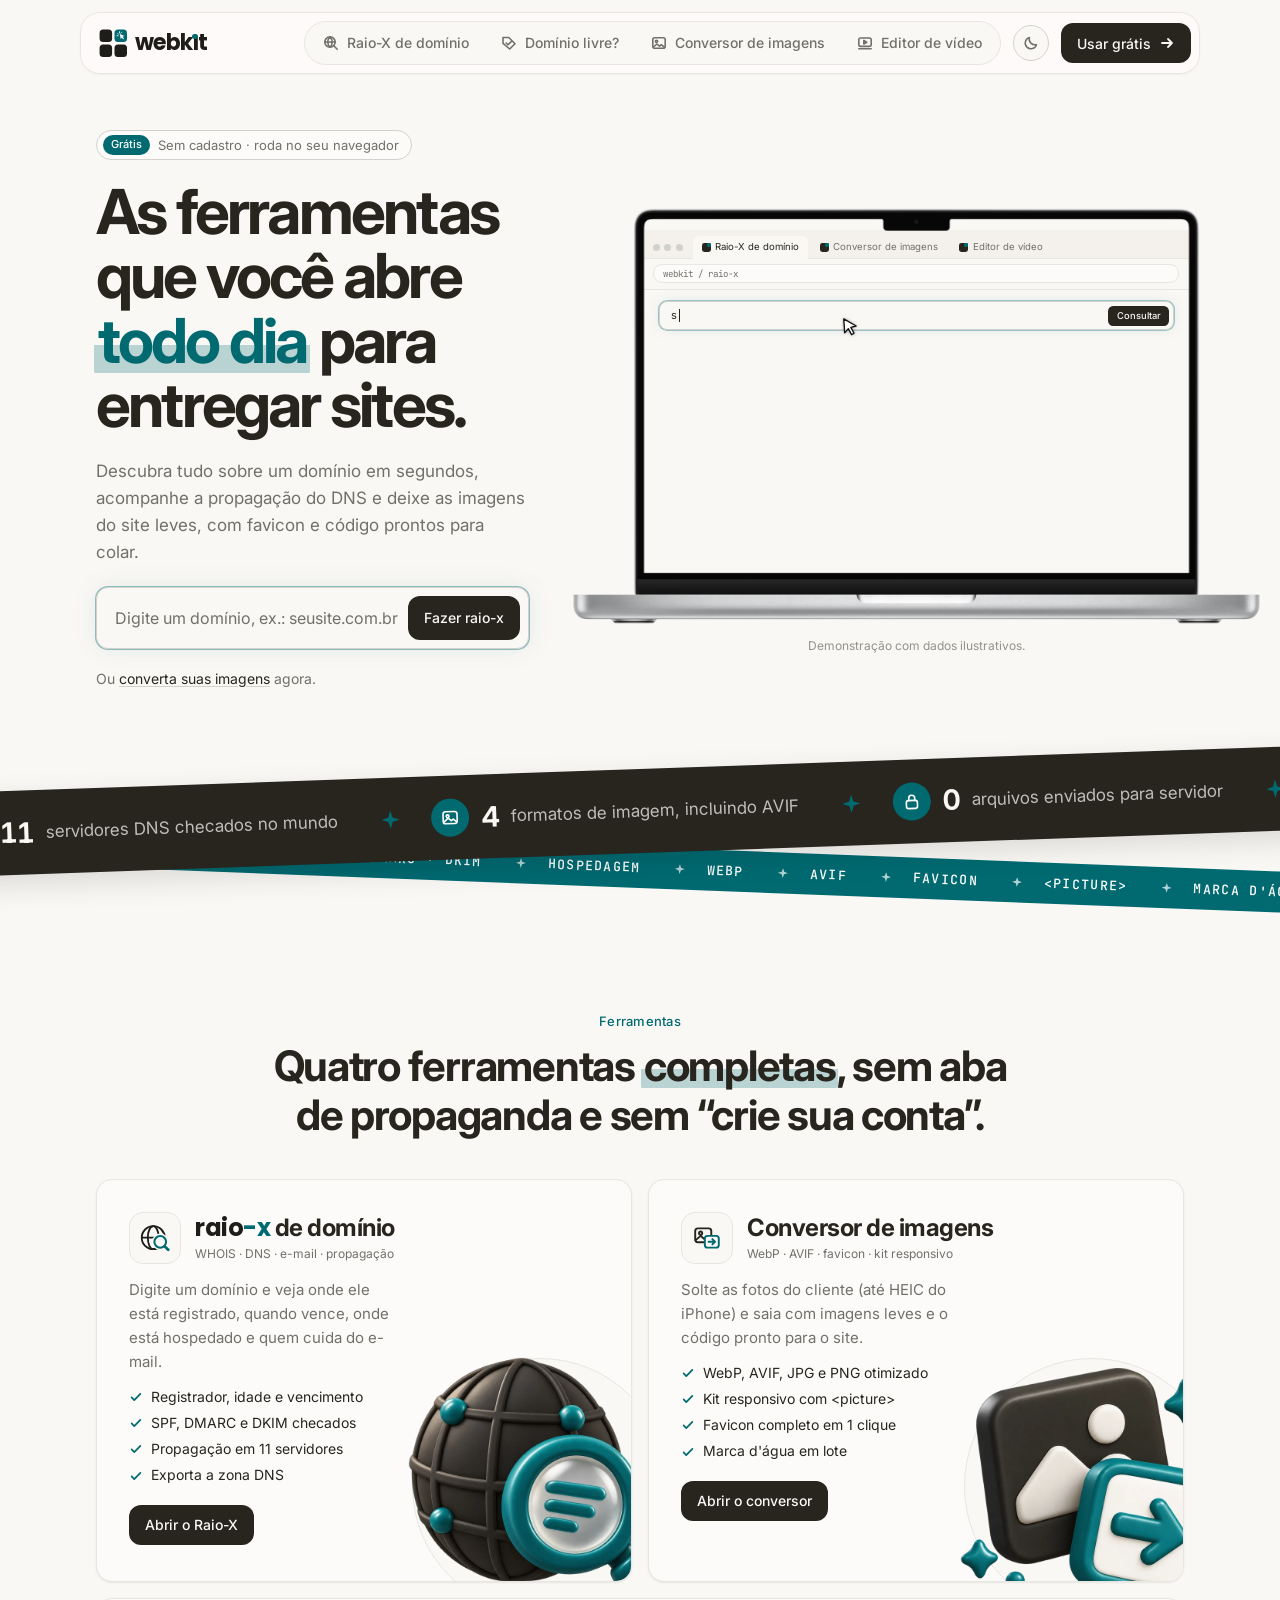
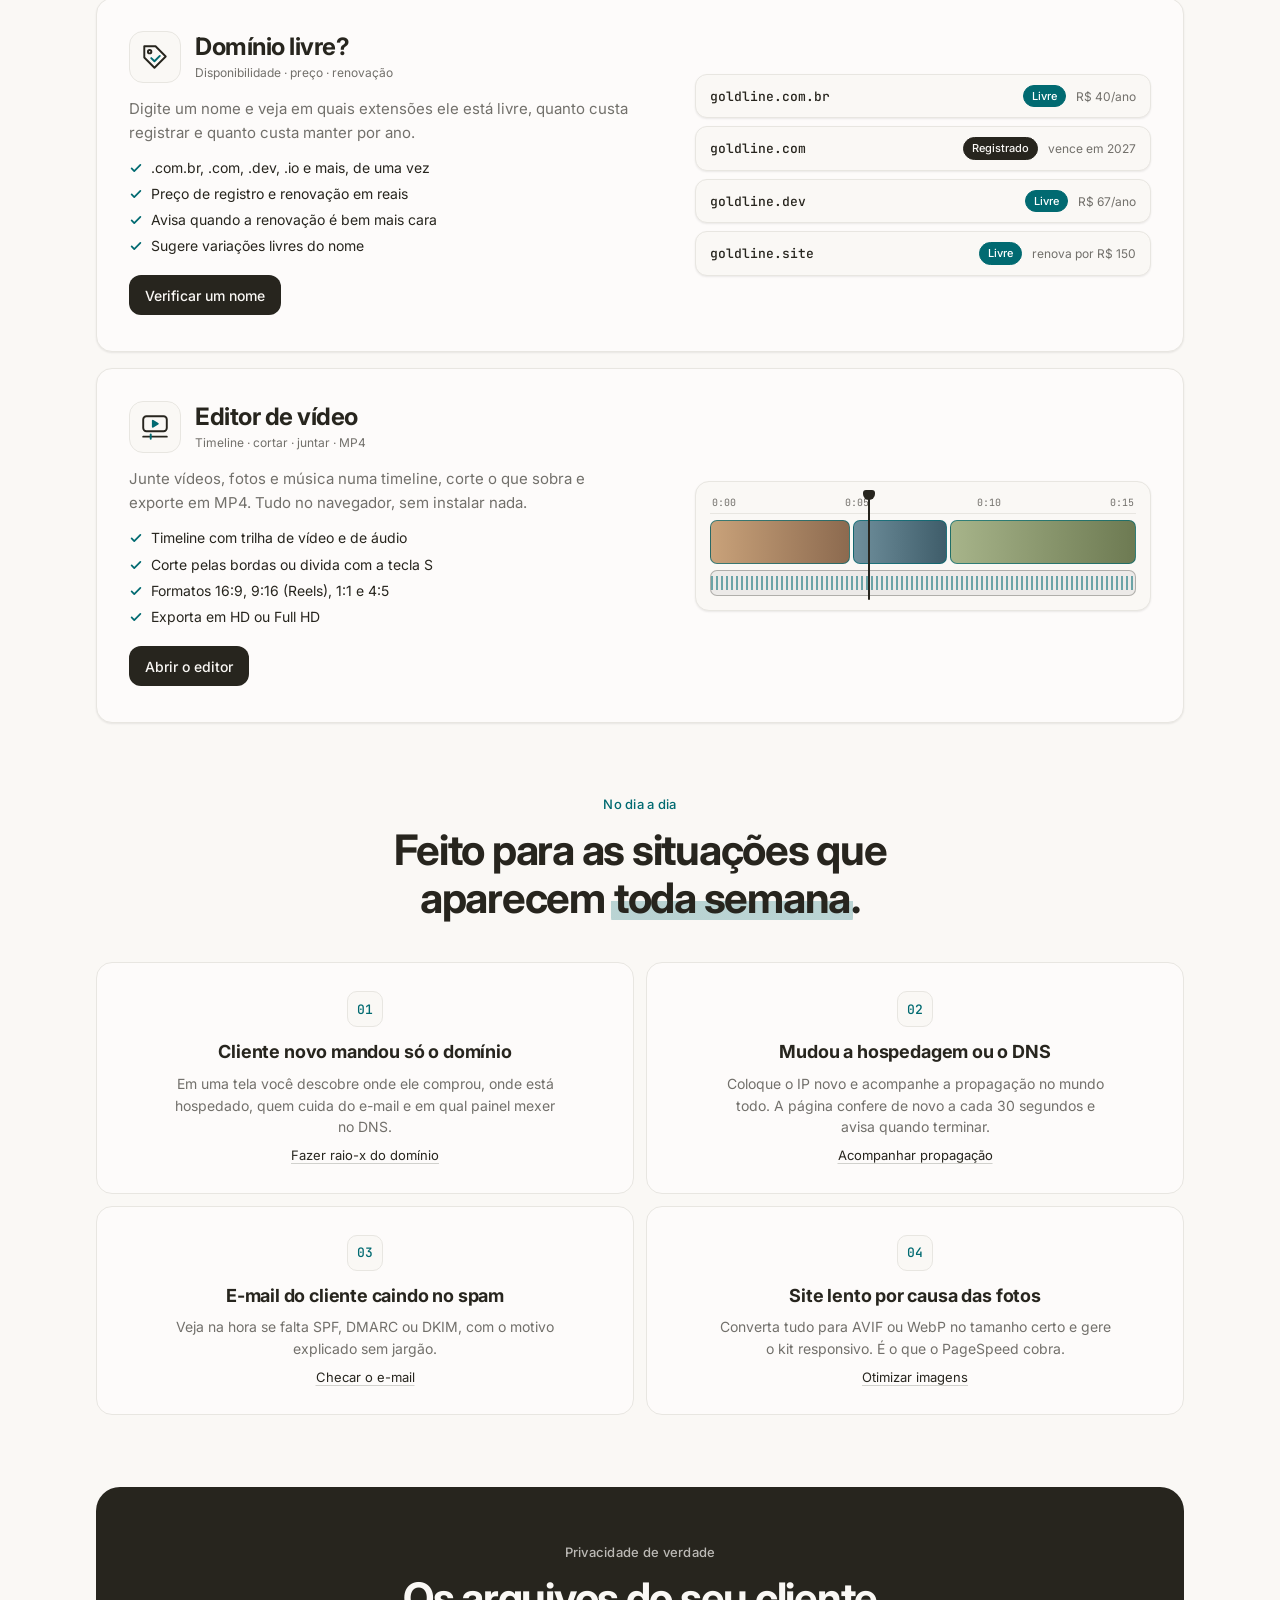
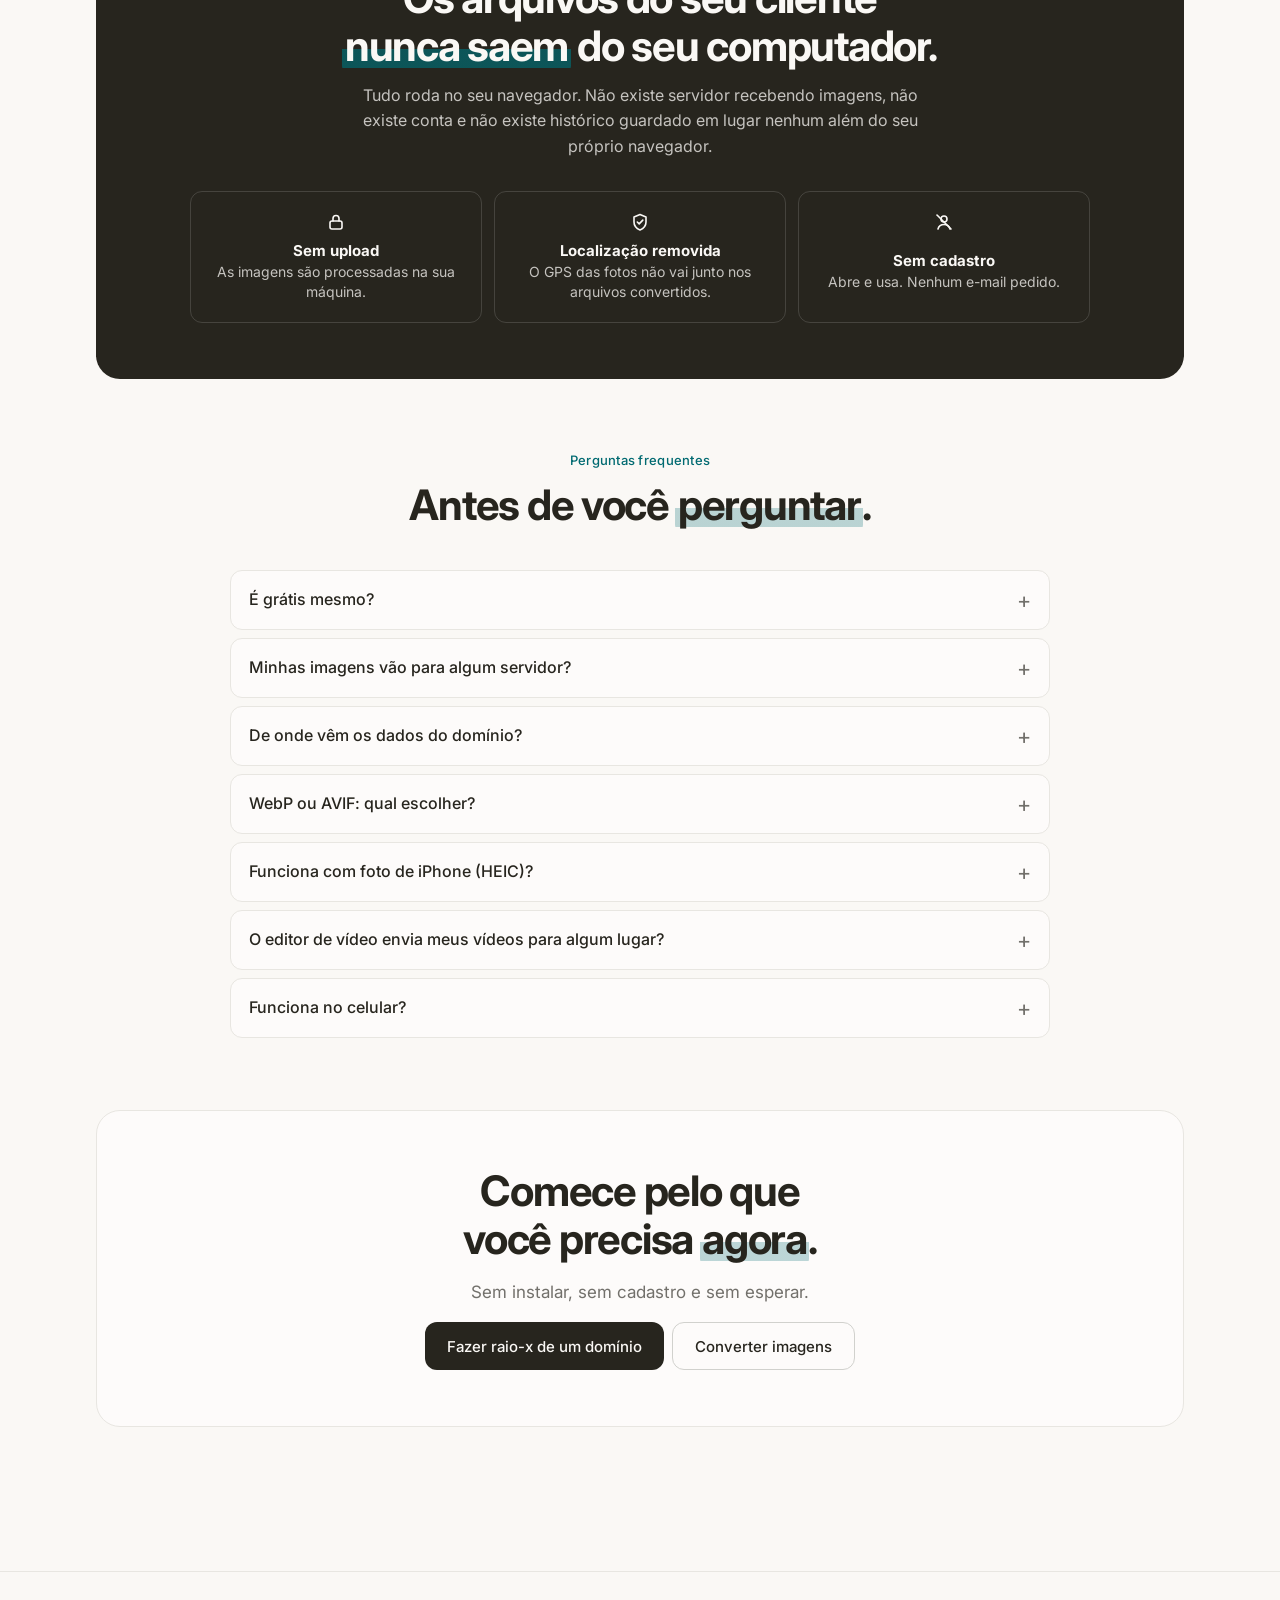
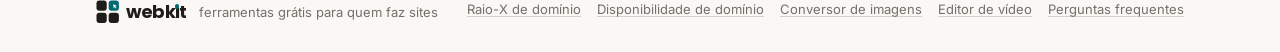
<file: index.html>
<!doctype html>
<html lang="pt-BR">
<head>
<meta charset="utf-8">
<meta name="viewport" content="width=device-width,initial-scale=1">
<title>webkit · ferramentas grátis para quem faz sites</title>
<meta name="description" content="Consulte domínio, DNS e e-mail, acompanhe propagação, converta imagens para WebP e AVIF, gere favicon e kit responsivo. Grátis, sem cadastro e tudo no navegador.">
<meta property="og:type" content="website">
<meta property="og:title" content="webkit · ferramentas grátis para quem faz sites">
<meta property="og:description" content="Raio-X de domínio, propagação de DNS, conversor de imagens, favicon e kit responsivo. Sem cadastro e sem enviar arquivos.">
<meta name="twitter:card" content="summary">
<script type="application/ld+json">
{"@context":"https://schema.org","@type":"WebApplication","name":"webkit","applicationCategory":"DeveloperApplication","operatingSystem":"Qualquer navegador moderno","inLanguage":"pt-BR","offers":{"@type":"Offer","price":"0","priceCurrency":"BRL"},"description":"Consulta de domínio e DNS, propagação global, conversor de imagens, gerador de favicon e kit de imagem responsiva, direto no navegador."}
</script>
<script>
  // links antigos do Raio-X (index.html#dominio.com) continuam funcionando
  if(/^#[^#]+\.[a-z]{2,}/i.test(location.hash)) location.replace('raio-x.html' + location.hash);
  (function(){ var t; try{ t = localStorage.getItem('rx-theme'); }catch(e){}
    if(t !== 'dark' && t !== 'light') t = matchMedia('(prefers-color-scheme: dark)').matches ? 'dark' : 'light';
    document.documentElement.setAttribute('data-theme', t);
    document.documentElement.classList.add('pl-on');
    document.documentElement.classList.add('js'); })();
</script>
<link rel="preconnect" href="https://fonts.googleapis.com">
<link rel="preconnect" href="https://fonts.gstatic.com" crossorigin>
<link href="https://fonts.googleapis.com/css2?family=Inter:wght@400;500;700&family=JetBrains+Mono:wght@400;500&display=swap" rel="stylesheet">
<link href="https://fonts.googleapis.com/css2?family=Poppins:wght@700&text=raio-xwebk%C4%B1t&display=swap" rel="stylesheet">
<link rel="icon" href="data:image/svg+xml,%3Csvg xmlns='http://www.w3.org/2000/svg' viewBox='0 0 48 48'%3E%3Crect x='1' y='1' width='21' height='21' rx='6' fill='%2327251e'/%3E%3Crect x='26' y='1' width='21' height='21' rx='6' fill='%23016a71'/%3E%3Crect x='1' y='26' width='21' height='21' rx='6' fill='%2327251e'/%3E%3Crect x='26' y='26' width='21' height='21' rx='6' fill='%2327251e'/%3E%3Cpath d='M35.2 8.6l7.6 3.3-3.3 1.1 2.6 3.2-1.5 1.2-2.6-3.2-1.6 2.9z' fill='%23fff'/%3E%3C/svg%3E">
<link rel="stylesheet" href="assets/base.css?v=2">
<link rel="stylesheet" href="assets/motion.css?v=2">
<style>
/* Layout: landing comercial em coluna de 1120px. Hero em duas colunas (promessa + busca à esquerda, prévia do produto à direita),
   faixa de números, ferramentas, situações de uso, privacidade, perguntas e chamada final. Plano, sem gradiente, um único teal. */
.wrap{max-width:1120px;margin:0 auto;padding-inline:16px}
section{scroll-margin-top:72px}
.eyebrow{justify-self:start;display:inline-flex;align-items:center;gap:8px;padding:4px 12px 4px 6px;border:1px solid var(--mist);border-radius:var(--r-pill);font-size:13px;color:var(--graphite);background:var(--paper)}
.eyebrow b{display:inline-grid;place-items:center;height:20px;padding:0 8px;border-radius:var(--r-pill);background:var(--teal);color:var(--on-teal);font-size:11px;font-weight:500}
.h-sec{margin:0;font-size:clamp(28px,3.8vw,42px);line-height:1.15;font-weight:700;letter-spacing:-.03em;text-wrap:balance}
.lead{margin:0;font-size:17px;line-height:1.6;color:var(--graphite);max-width:60ch}
.sec{padding-block:72px}
/* seções abaixo do hero: título e conteúdo centralizados */
.sec-head{display:grid;justify-items:center;gap:12px;margin:0 auto 40px;max-width:760px;text-align:center}
.sec-head .lead{text-align:center}
.kicker{font-size:13px;color:var(--teal);font-weight:500;letter-spacing:.02em}

/* grifo de marca-texto nas palavras-chave: desenhado da esquerda para a direita quando aparece na tela */
.hl{color:inherit;background:linear-gradient(transparent 56%, rgba(var(--glow),.26) 56%, rgba(var(--glow),.26) 94%, transparent 94%) no-repeat 0 0 / 100% 100%;padding:0 .06em;margin:0 -.03em;border-radius:.12em;-webkit-box-decoration-break:clone;box-decoration-break:clone}
:root[data-theme="dark"] .hl{background-image:linear-gradient(transparent 56%, rgba(var(--glow),.34) 56%, rgba(var(--glow),.34) 94%, transparent 94%)}
@media (prefers-reduced-motion:no-preference){
  .js .hl{background-size:0% 100%;transition:background-size .9s cubic-bezier(.2,.7,.2,1) .15s}
  .js .hl.on{background-size:100% 100%}
}

/* hero */
.hero{padding-block:56px 40px;overflow:hidden}
.hero-grid{display:grid;grid-template-columns:minmax(0,.82fr) minmax(0,1.18fr);gap:32px;align-items:center}
@media (max-width:920px){.hero-grid{grid-template-columns:minmax(0,1fr);gap:40px}}
/* no desktop o notebook cresce para a direita, ocupando a margem até a borda da tela (sem cortar a tela dele) */
@media (min-width:921px){
  .hero-mac{--bleed:clamp(16px, calc((100vw - 1120px) / 2 + 8px), 520px);width:calc(100% + var(--bleed));margin-right:calc(-1 * var(--bleed))}
}
.hero-copy{display:grid;gap:20px;align-content:start}
.hero h1{margin:0;font-size:clamp(38px,5.4vw,62px);line-height:1.04;font-weight:700;letter-spacing:-.045em;text-wrap:balance}
.hero h1 em{font-style:normal;color:var(--teal)}
.try{display:flex;gap:8px;padding:8px 8px 8px 16px;background:var(--parchment);border:1px solid var(--mist);border-radius:var(--r-input);box-shadow:0 0 0 1px rgba(var(--glow),.4),0 0 24px rgba(var(--glow),.10);max-width:520px}
.try:focus-within{box-shadow:0 0 0 2px rgba(var(--glow),.55),0 0 28px rgba(var(--glow),.16)}
.try input{flex:1;min-width:0;border:0;background:transparent;color:var(--ink);font:400 16px var(--font);outline:none}
.try input::placeholder{color:var(--graphite)}
.try .btn{height:44px}
.hero-alt{display:flex;flex-wrap:wrap;align-items:center;gap:8px 16px;font-size:14px;color:var(--graphite)}
.hero-alt a{color:var(--ink)}

/* hero: MacBook com um navegador de verdade dentro da tela, alternando entre as duas ferramentas.
   A tela do mockup é transparente; o conteúdo fica por baixo da moldura. Medidas da tela em % da imagem. */
.mac{position:relative;width:100%;aspect-ratio:1600/1040}
.mac-frame{position:absolute;inset:0;z-index:2;width:100%;height:100%;pointer-events:none;user-select:none}
.mac-screen{position:absolute;z-index:1;left:11.689%;top:14.197%;width:76.623%;height:74.103%;overflow:hidden;container-type:size;background:var(--parchment)}
.mac-note{margin:10px 0 0;text-align:center;font-size:12px;color:var(--ash)}
.bw{position:absolute;inset:0;display:grid;grid-template-rows:auto auto minmax(0,1fr);font:400 2.15cqw/1.35 var(--font);color:var(--ink);background:var(--parchment)}
.bw-tabs{display:flex;align-items:flex-end;gap:.3em;padding:.55em .8em 0;background:var(--rail);border-bottom:1px solid var(--hair)}
.bw-dots{display:flex;gap:.35em;align-self:center;margin-right:.6em}
.bw-dots i{width:.6em;height:.6em;border-radius:50%;background:var(--mist)}
.bw-tab{display:flex;align-items:center;gap:.45em;padding:.45em .9em;border-radius:.6em .6em 0 0;font-size:.82em;color:var(--graphite);white-space:nowrap;transition:background .3s,color .3s}
.bw-tab.on{background:var(--parchment);color:var(--ink);box-shadow:0 1px 0 var(--parchment)}
.bw-tab .fav{width:.95em;height:.95em;border-radius:.25em;background:var(--ink);position:relative;flex:none}
.bw-tab .fav::after{content:"";position:absolute;right:0;top:0;width:45%;height:45%;border-radius:.12em;background:var(--teal)}
.bw-bar{display:flex;align-items:center;gap:.6em;padding:.45em .8em;border-bottom:1px solid var(--hair)}
.bw-url{flex:1;padding:.28em .9em;border-radius:1em;background:var(--paper);border:1px solid var(--hair);font:.78em var(--mono);color:var(--graphite);white-space:nowrap;overflow:hidden;text-overflow:ellipsis}
.bw-body{position:relative;overflow:hidden}
/* troca de aba: a cena antiga some rápido e só depois a nova entra, sem as duas se sobreporem */
.scene{position:absolute;inset:0;padding:1em 1.3em;display:grid;align-content:start;gap:.7em;background:var(--parchment);opacity:0;visibility:hidden;transform:translateX(4%);transition:opacity .18s ease,transform .18s ease,visibility 0s linear .18s;pointer-events:none}
.scene.on{opacity:1;visibility:visible;transform:none;transition:opacity .4s ease .16s,transform .55s cubic-bezier(.2,.7,.2,1) .16s,visibility 0s}
.scene.out{transform:translateX(-4%)}
.pop{opacity:0;transform:translateY(.6em);transition:opacity .4s ease,transform .5s cubic-bezier(.2,.7,.2,1)}
.pop.in{opacity:1;transform:none}
.d-search{display:flex;align-items:center;gap:.2em;padding:.3em .3em .3em .9em;border:1px solid var(--mist);border-radius:.7em;background:var(--parchment);box-shadow:0 0 0 1px rgba(var(--glow),.35),0 0 1.2em rgba(var(--glow),.1)}
.d-typed{font-size:.95em;white-space:nowrap}
.d-ph{font-size:.95em;color:var(--graphite)}
.caret{width:1px;height:1.1em;background:var(--ink);animation:blink 1s steps(1) infinite}
@keyframes blink{50%{opacity:0}}
.d-btn{margin-left:auto;padding:.4em .9em;border-radius:.55em;background:var(--ink);color:var(--parchment);font-size:.8em;font-weight:500;transition:transform .15s}
.d-btn.press,.bw-tab.press{transform:scale(.92)}
.d-title{display:flex;align-items:center;gap:.5em;font-size:1.35em;font-weight:700;letter-spacing:-.02em}
.d-pill{display:inline-block;padding:.18em .65em;border-radius:1em;background:var(--teal);color:var(--on-teal);font-size:.62em;font-weight:500;letter-spacing:0}
.d-pill.warn{background:transparent;border:1px solid var(--ink);color:var(--ink)}
.d-cards{display:grid;grid-template-columns:repeat(2,minmax(0,1fr));gap:.5em}
.d-card{display:grid;gap:.12em;padding:.55em .75em;border-radius:.6em;background:var(--paper);border:1px solid var(--hair);min-width:0}
.d-card .q{font-size:.7em;color:var(--graphite)}
.d-card .a{font-size:1.05em;font-weight:700;white-space:nowrap;overflow:hidden;text-overflow:ellipsis}
.d-alert{display:flex;align-items:center;gap:.6em;padding:.5em .75em;border-radius:.6em;border:1px solid var(--hair);background:var(--paper);font-size:.82em}
.d-alert .d-pill{font-size:.75em}
.d-row{display:flex;align-items:center;gap:.6em}
.d-drop{flex:1;padding:.55em;border:1.5px dashed var(--mist);border-radius:.7em;text-align:center;font-size:.8em;color:var(--graphite)}
.d-file{display:grid;grid-template-columns:2.3em minmax(0,1fr) auto;gap:.65em;align-items:center;padding:.45em .6em;border-radius:.6em;background:var(--paper);border:1px solid var(--hair)}
.d-thumb{width:2.3em;height:2.3em;border-radius:.45em;position:relative;overflow:hidden}
.d-thumb.t1{background:var(--ink)}.d-thumb.t2{background:var(--teal)}.d-thumb.t3{background:var(--mist)}
.d-thumb::before{content:"";position:absolute;left:14%;right:14%;bottom:16%;height:42%;background:var(--parchment);opacity:.85;clip-path:polygon(0 100%,38% 20%,62% 62%,76% 42%,100% 100%)}
.d-thumb::after{content:"";position:absolute;right:18%;top:16%;width:22%;height:22%;border-radius:50%;background:var(--parchment);opacity:.85}
/* cena do editor de vídeo: preview com texto por cima, exportar e mini timeline com cursor andando */
.de-top{display:grid;grid-template-columns:22em minmax(0,1fr);gap:.8em;align-items:stretch}
.de-prev{position:relative;aspect-ratio:16/9;border-radius:.55em;overflow:hidden;background:#111;box-shadow:0 .4em 1em rgba(0,0,0,.18)}
.de-img{position:absolute;inset:0;background:var(--scene,linear-gradient(135deg,#c9a27a,#8c6a4f));transition:background .35s ease}
.de-img::before{content:"";position:absolute;left:10%;right:10%;bottom:0;height:45%;background:rgba(255,255,255,.18);clip-path:polygon(0 100%,30% 30%,50% 65%,70% 20%,100% 100%)}
.de-img::after{content:"";position:absolute;right:16%;top:16%;width:12%;aspect-ratio:1;border-radius:50%;background:rgba(255,255,255,.55)}
.de-txt{position:absolute;left:50%;top:50%;font:800 1.7em/1 "Poppins",var(--font);color:#ffd21f;-webkit-text-stroke:.06em #111;paint-order:stroke fill;letter-spacing:-.01em;transform:translate(-50%,-50%) scale(.4);opacity:0;transition:transform .35s cubic-bezier(.3,1.6,.5,1),opacity .2s}
.de-txt.in{transform:translate(-50%,-50%) scale(1);opacity:1}
.de-time{position:absolute;right:.4em;bottom:.35em;padding:.05em .45em;border-radius:.3em;background:rgba(0,0,0,.55);color:#fff;font:.62em var(--mono)}
.de-side{display:grid;align-content:start;gap:.55em;padding:.6em .7em;border-radius:.55em;background:var(--paper);border:1px solid var(--hair)}
.de-info{display:grid;grid-template-columns:auto 1fr;gap:.25em .6em;font-size:.72em;color:var(--graphite)}
.de-info b{text-align:right;color:var(--ink);font-weight:600;white-space:nowrap;overflow:hidden;text-overflow:ellipsis}
.de-exp{margin:0;text-align:center;background:var(--teal);color:var(--on-teal)}
.de-prog{height:.45em;border-radius:1em;background:var(--hair);overflow:hidden}
.de-prog span{display:block;height:100%;width:0;background:var(--teal);border-radius:1em;transition:width 1.4s linear}
.de-done{display:grid;gap:.25em;justify-items:start;font-size:.72em}
.de-done b{font:500 1em var(--mono);color:var(--graphite)}
.de-tl{position:relative;display:grid;gap:.3em;padding:.45em .5em;border-radius:.55em;background:var(--paper);border:1px solid var(--hair)}
.de-track{position:relative;height:1.6em;border-radius:.3em;background:var(--parchment)}
.de-track.au{height:1.15em}
.de-clip{position:absolute;top:.12em;bottom:.12em;border-radius:.3em;border:1px solid rgba(0,0,0,.18);overflow:hidden}
.de-clip.c1{background:linear-gradient(90deg,#c9a27a,#8c6a4f)}
.de-clip.c2{background:linear-gradient(90deg,#6f8f9c,#3f5d6a)}
.de-clip.c3{background:linear-gradient(90deg,#a7b48a,#6d7a52)}
.de-clip.txt{display:flex;align-items:center;padding:0 .4em;background:color-mix(in srgb, #8b5cf6 30%, var(--paper));border-color:#8b5cf6;font:700 .62em var(--font);color:#5b21b6}
.de-clip.au{background:repeating-linear-gradient(90deg,color-mix(in srgb, var(--teal) 60%, transparent) 0 2px,transparent 2px 5px),color-mix(in srgb, var(--ink) 7%, var(--paper));background-size:100% 55%,100% 100%;background-repeat:no-repeat;background-position:center}
.de-tr{position:absolute;top:50%;width:.7em;height:.7em;margin:-.35em 0 0 -.35em;border-radius:.15em;background:var(--teal);transform:rotate(45deg)}
.de-tr.pop.in{transform:rotate(45deg)}
.de-head{position:absolute;top:.2em;bottom:.2em;left:calc(.5em + var(--x,0) * (100% - 1em));width:2px;margin-left:-1px;background:var(--ink);border-radius:2px}
.de-head::before{content:"";position:absolute;top:-.15em;left:-.3em;width:.6em;height:.5em;border-radius:.15em .15em .3em .3em;background:var(--ink)}
.d-file .n{font:500 .78em var(--mono);white-space:nowrap;overflow:hidden;text-overflow:ellipsis}
.d-file .s{font-size:.68em;color:var(--graphite);white-space:nowrap}
.d-bar{height:.28em;margin-top:.3em;border-radius:1em;background:var(--hair);overflow:hidden}
.d-bar span{display:block;height:100%;width:0;background:var(--teal);transition:width .7s cubic-bezier(.3,.7,.3,1)}
.d-file .d-pill{opacity:0;transform:scale(.6);transition:opacity .3s,transform .35s cubic-bezier(.3,1.6,.5,1)}
.d-file.done .d-pill{opacity:1;transform:none}
.d-total{display:flex;justify-content:space-between;align-items:center;padding:.6em .85em;border-radius:.6em;background:var(--ink);color:var(--parchment);font-weight:700;font-size:.95em}
.d-total .d-pill{font-size:.72em}
.d-cursor{position:absolute;z-index:5;left:78%;top:70%;width:4.2cqw;height:auto;filter:drop-shadow(0 .15cqw .3cqw rgba(0,0,0,.35));transition:left .75s cubic-bezier(.45,.05,.3,1),top .75s cubic-bezier(.45,.05,.3,1),transform .12s;pointer-events:none}
.d-cursor.click{transform:scale(.82)}
@media (prefers-reduced-motion:reduce){.d-cursor{display:none}.caret{animation:none}}

/* faixas cruzadas: cada trilha tem a lista duas vezes e desliza metade da largura, sem emenda */
.ticker{position:relative;overflow:hidden;padding-block:40px 52px}
.band{position:relative;width:108%;margin-left:-4%;overflow:hidden}
.band-a{z-index:2;background:var(--ink);color:var(--parchment);transform:rotate(-2deg);box-shadow:0 10px 30px rgba(0,0,0,.12)}
.band-b{z-index:1;margin-top:-6px;background:var(--teal);color:var(--on-teal);transform:rotate(2.2deg)}
.track{display:flex;width:max-content;animation:tick 42s linear infinite}
.band-b .track{animation-duration:34s;animation-direction:reverse}
.ticker:hover .track{animation-play-state:paused}
.tlist{display:flex;align-items:center;margin:0;padding:0;list-style:none;flex:none}
/* separador: estrelinha de 4 pontas, a mesma das ilustrações */
.tlist li{display:flex;align-items:center;gap:12px;white-space:nowrap}
.tlist li::after{content:"";flex:none;width:14px;height:14px;margin:0 32px;background:currentColor;
  clip-path:polygon(50% 0,62% 38%,100% 50%,62% 62%,50% 100%,38% 62%,0 50%,38% 38%)}
.band-a .tlist li{padding-block:22px;font-size:17px}
.band-a .tlist li::after{background:var(--teal);width:18px;height:18px}
.band-a .tlist li{color:rgba(250,248,245,.72)}
:root[data-theme="dark"] .band-a .tlist li{color:rgba(23,22,19,.72)}
.band-a b{font-size:28px;font-weight:700;letter-spacing:-.03em;color:var(--parchment);font-variant-numeric:tabular-nums}
.ti{display:grid;place-items:center;width:38px;height:38px;border-radius:50%;background:var(--teal);flex:none}
.ti svg{width:20px;height:20px;fill:none;stroke:#fff;stroke-width:1.6;stroke-linecap:round;stroke-linejoin:round}
.band-b .tlist li{padding-block:12px;font:500 13px var(--mono);letter-spacing:.1em;text-transform:uppercase}
.band-b .tlist li::after{width:10px;height:10px;margin:0 22px;opacity:.7}
@keyframes tick{to{transform:translateX(-50%)}}
@media (max-width:560px){
  .ticker{padding-block:24px 32px}
  .band-a .tlist li{padding-block:16px;font-size:15px}
  .band-a b{font-size:22px}
  .ti{width:32px;height:32px}.ti svg{width:17px;height:17px}
  .tlist li::after{margin:0 22px}
  .band-b{margin-top:-4px}
}
@media (prefers-reduced-motion:reduce){
  .band{transform:none;width:auto;margin-left:0}
  .band-b{display:none}
  .track{animation:none;width:auto;justify-content:center}
  .tlist{flex-wrap:wrap;justify-content:center;padding:8px 16px}
  .tlist[aria-hidden]{display:none}
  .tlist li::after{display:none}
  .band-a .tlist li{padding:12px 18px}
}

/* números */
.stats{border-block:1px solid var(--hair);background:var(--paper)}
.stats-in{display:grid;grid-template-columns:repeat(4,minmax(0,1fr))}
@media (max-width:720px){.stats-in{grid-template-columns:repeat(2,minmax(0,1fr))}}
.stat{padding:24px 16px;display:grid;gap:4px;border-left:1px solid var(--hair)}
.stat:first-child{border-left:0}
@media (max-width:720px){.stat:nth-child(3){border-left:0}.stat:nth-child(n+3){border-top:1px solid var(--hair)}}
.stat b{font-size:clamp(28px,3.4vw,36px);font-weight:500;line-height:1.1;letter-spacing:-.02em;font-variant-numeric:tabular-nums}
.stat span{font-size:14px;color:var(--graphite)}

/* ferramentas */
.tools{display:grid;grid-template-columns:repeat(2,minmax(0,1fr));gap:16px}
@media (max-width:820px){.tools{grid-template-columns:minmax(0,1fr)}}
.tool{display:grid;gap:16px;align-content:start;padding:28px;background:var(--paper);border-radius:var(--r-card);box-shadow:var(--shadow);border:1px solid var(--hair);color:var(--ink);text-decoration:none;transition:border-color .15s,transform .15s}
.tool:hover{border-color:var(--mist);transform:translateY(-2px)}
.tool-top{display:flex;align-items:center;gap:12px}
.tool-ico{width:52px;height:52px;display:grid;place-items:center;border-radius:14px;background:var(--parchment);border:1px solid var(--hair);flex:none}
.tool-ico svg{width:30px;height:30px}
.tool h3{margin:0;font-size:22px;line-height:1.25;font-weight:500}
.tool .tag{font-size:12px;color:var(--graphite)}
.tool p{margin:0;color:var(--graphite);font-size:15px;line-height:1.6}
.feat{margin:0;padding:0;list-style:none;display:grid;grid-template-columns:1fr 1fr;gap:10px 16px;font-size:14px}
@media (max-width:480px){.feat{grid-template-columns:1fr}}
.feat li{display:flex;gap:8px;align-items:flex-start;line-height:1.45}
.feat svg{width:16px;height:16px;flex:none;margin-top:2px;fill:none;stroke:var(--teal);stroke-width:2;stroke-linecap:round;stroke-linejoin:round}
.tool .go{justify-self:start;margin-top:4px}
.logo-word{font-family:"Poppins", var(--font);font-weight:700;letter-spacing:-.02em;color:var(--logo-ink)}
.logo-word em{font-style:normal;color:var(--teal)}

/* situações */
.cases{display:grid;grid-template-columns:repeat(2,minmax(0,1fr));gap:12px}
@media (max-width:720px){.cases{grid-template-columns:minmax(0,1fr)}}
.case{display:grid;grid-template-columns:auto minmax(0,1fr);gap:4px 14px;padding:20px;border-radius:var(--r-card);background:var(--paper);border:1px solid var(--hair);text-decoration:none;color:var(--ink)}
.case:hover{border-color:var(--mist)}
.case .n{grid-row:span 3;display:grid;place-items:center;width:36px;height:36px;border-radius:10px;background:var(--parchment);border:1px solid var(--hair);font:500 13px var(--mono);color:var(--teal)}
.case b{font-size:16px;font-weight:500}
.case span{font-size:14px;color:var(--graphite);line-height:1.55}
.case em{font-style:normal;font-size:13px;color:var(--ink);text-decoration:underline;text-decoration-color:var(--mist);text-underline-offset:3px}

/* privacidade */
.privacy{display:grid;grid-template-columns:minmax(0,1fr) minmax(0,1fr);gap:32px;align-items:center;padding:40px;border-radius:24px;background:var(--ink);color:var(--parchment)}
@media (max-width:820px){.privacy{grid-template-columns:minmax(0,1fr);padding:28px}}
.privacy .h-sec{color:var(--parchment)}
.privacy p{margin:0;color:var(--parchment);opacity:.75;font-size:16px;line-height:1.6}
.privacy ul{margin:0;padding:0;list-style:none;display:grid;gap:12px}
.privacy li{display:grid;grid-template-columns:auto minmax(0,1fr);gap:12px;align-items:start;padding:14px 16px;border-radius:var(--r-input);border:1px solid rgba(255,255,255,.14)}
:root[data-theme="dark"] .privacy li{border-color:rgba(0,0,0,.14)}
.privacy li svg{width:20px;height:20px;fill:none;stroke:var(--parchment);stroke-width:1.6;stroke-linecap:round;stroke-linejoin:round}
.privacy li b{display:block;font-size:15px}
.privacy li span{font-size:14px;opacity:.75}

/* perguntas */
.faq{display:grid;gap:8px;max-width:820px}
.faq details{background:var(--paper);border:1px solid var(--hair);border-radius:var(--r-input);padding:0 18px}
.faq summary{cursor:pointer;list-style:none;display:flex;justify-content:space-between;align-items:center;gap:12px;padding:16px 0;font-size:16px;font-weight:500}
.faq summary::-webkit-details-marker{display:none}
.faq summary::after{content:"+";font:400 22px var(--font);color:var(--graphite);transition:transform .2s}
.faq details[open] summary::after{transform:rotate(45deg)}
.faq details p{margin:0 0 16px;color:var(--graphite);font-size:15px;line-height:1.6;max-width:68ch}

/* chamada final */
.cta{display:grid;justify-items:center;gap:16px;text-align:center;padding:56px 24px;border-radius:24px;background:var(--paper);border:1px solid var(--hair)}
.cta .btns{display:flex;flex-wrap:wrap;justify-content:center;gap:8px}
.cta .btn{height:48px;padding:0 22px;font-size:15px}

/* centralização das seções abaixo do hero */
.stat{justify-items:center;text-align:center}
.stat b{font-weight:700;letter-spacing:-.03em}
.tool{justify-items:center;text-align:center;padding:32px 28px}
.tool-top{flex-direction:column;gap:14px}
.tool h3{font-size:24px;font-weight:700;letter-spacing:-.02em}
.tool p{max-width:46ch}
.feat{display:flex;flex-wrap:wrap;justify-content:center;gap:8px}
.feat li{align-items:center;gap:6px;padding:6px 12px;border:1px solid var(--hair);border-radius:var(--r-pill);background:var(--parchment);font-size:13px;line-height:1.3}
.feat svg{margin-top:0;width:14px;height:14px}
.tool{grid-template-rows:auto auto 1fr auto}
.feat{align-self:start;align-content:flex-start}
.tool .go{justify-self:center;align-self:end}
.case{grid-template-columns:minmax(0,1fr);justify-items:center;text-align:center;gap:8px;padding:28px 24px}
.case .n{grid-row:auto;margin-bottom:4px}
.case b{font-size:18px;font-weight:700;letter-spacing:-.01em}
.case span{max-width:44ch}
.privacy{grid-template-columns:minmax(0,1fr);justify-items:center;text-align:center;gap:32px;padding:56px 40px}
.privacy > div{justify-items:center}
.privacy .hl{background-image:linear-gradient(transparent 56%, rgba(var(--glow),.7) 56%, rgba(var(--glow),.7) 94%, transparent 94%)}
:root[data-theme="dark"] .privacy .hl{background-image:linear-gradient(transparent 56%, rgba(var(--glow),.45) 56%, rgba(var(--glow),.45) 94%, transparent 94%)}
.privacy p{max-width:60ch}
.privacy ul{grid-template-columns:repeat(3,minmax(0,1fr));width:100%;max-width:900px}
@media (max-width:820px){.privacy{padding:40px 20px}.privacy ul{grid-template-columns:minmax(0,1fr)}}
.privacy li{grid-template-columns:minmax(0,1fr);justify-items:center;gap:8px;padding:20px 16px}
.privacy li b{font-weight:700}
.faq{margin:0 auto}

/* cartões das ferramentas: texto à esquerda e ilustração 3D no canto de baixo à direita, cortada pela borda */
.tool{position:relative;overflow:hidden;display:grid;grid-template-rows:none;justify-items:start;align-content:start;text-align:left;gap:14px;min-height:400px;padding:32px 32px 36px}
.tool > :not(.tool-art){position:relative;z-index:1;max-width:58%}
.tool .tool-top{flex-direction:row;align-items:center;max-width:100%}
.tool p{max-width:36ch}
.tool .feat{display:grid;grid-template-columns:1fr;gap:8px;justify-content:start}
.tool .feat li{padding:0;border:0;background:none;font-size:14px;gap:8px}
.tool .go{justify-self:start;align-self:start;margin-top:6px}
.tool-art{position:absolute;z-index:0;right:-9%;bottom:-11%;width:52%;aspect-ratio:1;pointer-events:none}
.tool-art::before{content:"";position:absolute;inset:4%;border-radius:50%;background:var(--parchment);border:1px solid var(--hair)}
:root[data-theme="dark"] .tool-art::before{background:#34312b;border-color:#3d3a34}
.tool-art img{position:relative;display:block;width:100%;height:auto;transition:transform .4s cubic-bezier(.2,.7,.2,1)}
.tool:hover .tool-art img{transform:translate(-3%,-3%) rotate(-3deg) scale(1.03)}
.tool.no-art > :not(.tool-art){max-width:100%}
@media (max-width:980px) and (min-width:821px){.tool-art{width:48%;right:-12%;bottom:-12%}}
@media (max-width:560px){
  .tool{min-height:0;padding:24px 22px 190px}
  .tool > :not(.tool-art){max-width:100%}
  .tool-art{width:220px;right:-36px;bottom:-44px}
  .tool.no-art{padding-bottom:28px}
}
.cta .h-sec{max-width:18ch}
.btn.line{background:transparent;color:var(--ink);border:1px solid var(--mist)}
.btn.line:hover{border-color:var(--ink);background:transparent}

footer.site{border-top:1px solid var(--hair);margin-top:72px}
.foot{display:flex;flex-wrap:wrap;justify-content:space-between;gap:16px;padding-block:28px;font-size:13px;color:var(--graphite)}
.foot nav{display:flex;flex-wrap:wrap;gap:16px}
.foot-brand{display:inline-flex;align-items:center;gap:12px;flex-wrap:wrap}
.foot a{color:var(--graphite)}

/* entrada suave, só com movimento permitido */
@media (prefers-reduced-motion:no-preference){
  .hero-copy > *,.hero-mac{animation:rise .7s cubic-bezier(.2,.7,.2,1) both}
  .pl-on .hero-copy > *,.pl-on .hero-mac{animation-play-state:paused}
  .hero-copy > *:nth-child(2){animation-delay:.05s}.hero-copy > *:nth-child(3){animation-delay:.1s}
  .hero-copy > *:nth-child(4){animation-delay:.15s}.hero-copy > *:nth-child(5){animation-delay:.2s}
  .hero-mac{animation-delay:.2s}
  @keyframes rise{from{transform:translateY(18px)}to{transform:none}}
}

/* terceiro cartão, largo: prévia de resultado no lugar da ilustração */
.tool-wide{grid-column:1/-1;min-height:0}
.tool-wide > :not(.tool-art){max-width:50%}
.tool-preview{top:50%;bottom:auto;right:32px;width:42%;aspect-ratio:auto;transform:translateY(-50%);display:grid;gap:8px}
.tool-preview::before{display:none}
.tp-row{display:grid;grid-template-columns:minmax(0,1fr) auto auto;align-items:center;gap:10px;padding:10px 14px;border-radius:12px;background:var(--parchment);border:1px solid var(--hair);box-shadow:var(--shadow);transition:transform .35s cubic-bezier(.2,.7,.2,1)}
.tp-row b{font:500 13px var(--mono);white-space:nowrap;overflow:hidden;text-overflow:ellipsis}
.tp-row i{font-style:normal}
.tp-row em{font-style:normal;color:var(--graphite);font-size:12px;white-space:nowrap}
.tool-wide:hover .tp-row:nth-child(odd){transform:translateX(-6px)}
.tool-wide:hover .tp-row:nth-child(even){transform:translateX(6px)}
@media (max-width:820px){
  .tool-wide > :not(.tool-art){max-width:100%}
  .tool-preview{position:static;transform:none;width:100%;margin-top:8px}
  .tool-wide{padding-bottom:28px}
}
@media (prefers-reduced-motion:reduce){.tool-wide:hover .tp-row{transform:none}}
/* quarto cartão (editor de vídeo): mini timeline no lugar da ilustração */
.tool-video{margin-top:0}
.tv-mini{gap:6px;padding:14px;border-radius:14px;background:var(--parchment);border:1px solid var(--hair);box-shadow:var(--shadow);position:absolute}
.tv-ruler{display:flex;justify-content:space-between;font:10px var(--mono);color:var(--graphite);padding:0 2px 4px;border-bottom:1px solid var(--hair)}
.tv-ruler i{font-style:normal}
.tv-track{display:flex;gap:3px;height:44px}
.tv-track.a{height:26px}
.tv-clip{border-radius:7px;border:1.5px solid color-mix(in srgb, var(--teal) 70%, transparent);background:color-mix(in srgb, var(--teal) 22%, var(--paper));transition:flex-grow .5s cubic-bezier(.2,.7,.2,1)}
.tv-clip.c1{flex:3;background:linear-gradient(90deg,#c9a27a,#8c6a4f)}
.tv-clip.c2{flex:2;background:linear-gradient(90deg,#6f8f9c,#3f5d6a)}
.tv-clip.c3{flex:4;background:linear-gradient(90deg,#a7b48a,#6d7a52)}
.tv-clip.au{flex:1;border-color:color-mix(in srgb, var(--ink) 30%, transparent);background:repeating-linear-gradient(90deg,color-mix(in srgb, var(--teal) 55%, transparent) 0 2px,transparent 2px 5px),color-mix(in srgb, var(--ink) 8%, var(--paper));background-size:100% 60%,100% 100%;background-repeat:no-repeat;background-position:center}
.tv-head{position:absolute;top:10px;bottom:10px;left:38%;width:2px;background:var(--ink);border-radius:2px;transition:left 1.2s cubic-bezier(.2,.7,.2,1)}
.tv-head::before{content:"";position:absolute;top:-2px;left:-5px;width:12px;height:10px;border-radius:3px 3px 6px 6px;background:var(--ink)}
.tool-video:hover .tv-head{left:72%}
.tool-video:hover .tv-clip.c2{flex-grow:1.2}
@media (prefers-reduced-motion:reduce){.tv-head,.tv-clip{transition:none}}
</style>
</head>
<body>
<header class="topbar">
  <div class="topbar-in">
    <a class="hub-brand wk" href="./" aria-current="page" aria-label="webkit, página inicial"><svg class="wk-icon" viewBox="0 0 48 48" aria-hidden="true"><rect x="1" y="1" width="21" height="21" rx="6" style="fill:var(--logo-ink)"/><rect x="26" y="1" width="21" height="21" rx="6" style="fill:var(--teal)"/><rect x="1" y="26" width="21" height="21" rx="6" style="fill:var(--logo-ink)"/><rect x="26" y="26" width="21" height="21" rx="6" style="fill:var(--logo-ink)"/><path d="M35.2 8.6l7.6 3.3-3.3 1.1 2.6 3.2-1.5 1.2-2.6-3.2-1.6 2.9z" fill="#fff"/><path d="M31.3 7.4l1.5 1.5M34.4 4.6v2.1M30 11.3h2.1M37.8 5.9l-1.2 1.2" stroke="#fff" stroke-width="1.4" stroke-linecap="round" fill="none"/></svg><span class="wk-word" aria-hidden="true">webk<span class="wk-i">&#305;</span>t</span></a>
    <nav class="topnav" aria-label="Ferramentas">
      <a href="raio-x.html"><svg viewBox="0 0 16 16" aria-hidden="true"><circle cx="7" cy="7" r="5.2"/><path d="M1.8 7h10.4M7 1.8c-1.5 1.4-2.2 3.1-2.2 5.2s.7 3.8 2.2 5.2M7 1.8c1.5 1.4 2.2 3.1 2.2 5.2s-.7 3.8-2.2 5.2M10.8 10.8l3.4 3.4"/></svg>Raio-X<span class="nav-long"> de domínio</span></a>
      <a href="disponibilidade.html"><svg viewBox="0 0 16 16" aria-hidden="true"><path d="M2 8.3V2.5h5.8L14 8.7 8.7 14z"/><path d="M5.2 8l1.8 1.8 3.2-3.2"/></svg>Domínio<span class="nav-long"> livre?</span></a>
      <a href="conversor.html"><svg viewBox="0 0 16 16" aria-hidden="true"><rect x="1.8" y="2.8" width="12.4" height="10.4" rx="2"/><circle cx="5.5" cy="6.3" r="1.1"/><path d="M2.5 12l3.4-3 2.6 2.1 1.8-1.4 3.2 2.6"/></svg>Conversor<span class="nav-long"> de imagens</span></a>
      <a href="editor.html"><svg viewBox="0 0 16 16" aria-hidden="true"><rect x="1.8" y="3" width="12.4" height="8.4" rx="1.8"/><path d="M6.8 5.4v3.6l3-1.8z"/><path d="M1.8 13.8h12.4"/></svg>Editor<span class="nav-long"> de vídeo</span></a>
    </nav>
    <button class="theme-btn" id="theme" type="button" aria-label="Ativar modo escuro" title="Ativar modo escuro">
      <svg class="i-moon" viewBox="0 0 16 16" aria-hidden="true"><path d="M13.5 9.6A5.75 5.75 0 0 1 6.4 2.5a5.75 5.75 0 1 0 7.1 7.1z"/></svg>
      <svg class="i-sun" viewBox="0 0 16 16" aria-hidden="true"><circle cx="8" cy="8" r="3"/><path d="M8 1v1.5M8 13.5V15M1 8h1.5M13.5 8H15M3.05 3.05l1.06 1.06M11.89 11.89l1.06 1.06M3.05 12.95l1.06-1.06M11.89 4.11l1.06-1.06"/></svg>
    </button>
    <a class="btn top-cta" href="#ferramentas">Usar grátis<svg viewBox="0 0 16 16" aria-hidden="true"><path d="M3 8h10M9 4l4 4-4 4"/></svg></a>
  </div>
</header>

<main>
  <!-- hero -->
  <section class="hero">
    <div class="wrap hero-grid">
      <div class="hero-copy">
        <span class="eyebrow"><b>Grátis</b>Sem cadastro · roda no seu navegador</span>
        <h1>As ferramentas que você abre <em class="hl">todo dia</em> para entregar sites.</h1>
        <p class="lead">Descubra tudo sobre um domínio em segundos, acompanhe a propagação do DNS e deixe as imagens do site leves, com favicon e código prontos para colar.</p>
        <form class="try" id="try" autocomplete="off" role="search" aria-label="Consultar domínio">
          <label for="try-q" hidden>Domínio</label>
          <input id="try-q" placeholder="Digite um domínio, ex.: seusite.com.br" spellcheck="false" autocapitalize="off" inputmode="url">
          <button class="btn" type="submit">Fazer raio-x</button>
        </form>
        <div class="hero-alt">
          <span>Ou <a href="conversor.html">converta suas imagens</a> agora.</span>
        </div>
      </div>

      <div class="hero-mac">
        <div class="mac" aria-label="Demonstração das ferramentas em uso">
          <div class="mac-screen" id="demo" aria-hidden="true">
            <div class="bw">
              <div class="bw-tabs">
                <span class="bw-dots"><i></i><i></i><i></i></span>
                <span class="bw-tab on" data-tab="rx"><i class="fav"></i>Raio-X de domínio</span>
                <span class="bw-tab" data-tab="cv"><i class="fav"></i>Conversor de imagens</span>
                <span class="bw-tab" data-tab="ed"><i class="fav"></i>Editor de vídeo</span>
              </div>
              <div class="bw-bar"><span class="bw-url" id="d-url">webkit / raio-x</span></div>
              <div class="bw-body">
                <section class="scene on" data-scene="rx">
                  <div class="d-search"><span class="d-typed" id="d-typed"></span><i class="caret"></i><span class="d-ph" id="d-ph">Digite um domínio</span><span class="d-btn" id="d-go">Consultar</span></div>
                  <div class="d-title pop">seusite.com.br <span class="d-pill">Registrado</span></div>
                  <div class="d-cards">
                    <div class="d-card pop"><span class="q">Registrado em</span><span class="a">Registro.br</span></div>
                    <div class="d-card pop"><span class="q">Quando expira</span><span class="a">em 8 meses</span></div>
                    <div class="d-card pop"><span class="q">Hospedagem provável</span><span class="a">Hostinger</span></div>
                    <div class="d-card pop"><span class="q">Provedor de e-mail</span><span class="a">Google Workspace</span></div>
                  </div>
                  <div class="d-alert pop"><span class="d-pill warn">Atenção</span>Falta o DMARC: e-mails podem cair no spam.</div>
                </section>
                <section class="scene" data-scene="cv">
                  <div class="d-row"><span class="d-drop">Solte as imagens aqui</span><span class="d-btn" id="d-conv">Converter</span></div>
                  <div class="d-file pop"><span class="d-thumb t1"></span><div style="min-width:0"><div class="n">fachada.jpg</div><div class="s">4000 × 3000 · 2,4 MB → <b>180 KB</b></div><div class="d-bar"><span></span></div></div><span class="d-pill">−92%</span></div>
                  <div class="d-file pop"><span class="d-thumb t2"></span><div style="min-width:0"><div class="n">cozinha.heic</div><div class="s">3024 × 4032 · 2,1 MB → <b>164 KB</b></div><div class="d-bar"><span></span></div></div><span class="d-pill">−92%</span></div>
                  <div class="d-file pop"><span class="d-thumb t3"></span><div style="min-width:0"><div class="n">banheiro.png</div><div class="s">2400 × 1600 · 820 KB → <b>68 KB</b></div><div class="d-bar"><span></span></div></div><span class="d-pill">−92%</span></div>
                  <div class="d-total pop"><span>5,3 MB → 412 KB</span><span class="d-pill">Economia de 92%</span></div>
                </section>
                <section class="scene" data-scene="ed">
                  <div class="de-top">
                    <div class="de-prev"><div class="de-img" id="de-img"></div><span class="de-txt" id="de-txt">OFERTA!</span><span class="de-time" id="de-time">0:00</span></div>
                    <div class="de-side">
                      <div class="de-info"><span>Formato</span><b>16:9</b><span>Duração</span><b>0:12</b><span>Música</span><b>Animada</b><span>Transições</span><b>Dissolver</b></div>
                      <span class="d-btn de-exp" id="de-exp">Exportar vídeo</span>
                      <div class="de-prog pop" id="de-prog"><span></span></div>
                      <div class="de-done pop" id="de-done"><span class="d-pill">Vídeo pronto</span><b>promo.mp4</b></div>
                    </div>
                  </div>
                  <div class="de-tl">
                    <div class="de-track"><span class="de-clip txt pop" style="left:22%;width:36%">OFERTA!</span></div>
                    <div class="de-track"><span class="de-clip c1 pop" style="left:0;width:33%"></span><span class="de-clip c2 pop" style="left:33%;width:30%"></span><span class="de-clip c3 pop" style="left:63%;width:37%"></span><i class="de-tr pop" style="left:33%"></i><i class="de-tr pop" style="left:63%"></i></div>
                    <div class="de-track au"><span class="de-clip au pop" style="left:0;width:100%"></span></div>
                    <i class="de-head" id="de-head"></i>
                  </div>
                </section>
              </div>
            </div>
            <svg class="d-cursor" id="d-cursor" viewBox="0 0 24 24"><path d="M5 3l13 7.5-5.6 1.4 3.4 6.2-2.6 1.4-3.4-6.2L6 17.5z" fill="#fff" stroke="#111" stroke-width="1.4" stroke-linejoin="round"/></svg>
          </div>
          <img class="mac-frame" src="assets/img/macbook.webp" alt="" width="1600" height="1040" fetchpriority="high">
        </div>
        <p class="mac-note">Demonstração com dados ilustrativos.</p>
      </div>
    </div>
  </section>

  <!-- faixas cruzadas: benefícios (escura) e palavras-chave (teal), rolando em sentidos opostos -->
  <section class="ticker" aria-label="Benefícios">
    <div class="band band-a">
      <div class="track">
        <ul class="tlist">
          <li><span class="ti"><svg viewBox="0 0 20 20"><circle cx="10" cy="10" r="7"/><path d="M3 10h14M10 3c-2 2-3 4.3-3 7s1 5 3 7M10 3c2 2 3 4.3 3 7s-1 5-3 7"/></svg></span><b>11</b> servidores DNS checados no mundo</li>
          <li><span class="ti"><svg viewBox="0 0 20 20"><rect x="3" y="4" width="14" height="12" rx="2.5"/><circle cx="7.5" cy="8.5" r="1.4"/><path d="M4 14l4-3.5 3 2.5 2-1.5 3 2.5"/></svg></span><b>4</b> formatos de imagem, incluindo AVIF</li>
          <li><span class="ti"><svg viewBox="0 0 20 20"><rect x="4.5" y="9" width="11" height="8" rx="2"/><path d="M7 9V6.8a3 3 0 0 1 6 0V9"/></svg></span><b>0</b> arquivos enviados para servidor</li>
          <li><span class="ti"><svg viewBox="0 0 20 20"><path d="M3 10.5V4h6.5l7.5 7.5-6.5 6.5z"/><circle cx="7" cy="7.5" r="1.2"/></svg></span><b>R$ 0</b> para usar, sem cadastro</li>
          <li><span class="ti"><svg viewBox="0 0 20 20"><path d="M3 10.5V4h6.5l7.5 7.5-6.5 6.5z"/><path d="M8 11l2 2 3.5-3.5"/></svg></span><b>910</b> extensões com preço</li>
          <li><span class="ti"><svg viewBox="0 0 20 20"><path d="M6.5 7c-2 0-3.5 1.4-3.5 3s1.5 3 3.5 3c3 0 4-6 7-6 2 0 3.5 1.4 3.5 3s-1.5 3-3.5 3c-3 0-4-6-7-6z"/></svg></span><b>Sem limite</b> de uso</li>
          <li><span class="ti"><svg viewBox="0 0 20 20"><rect x="2.5" y="6" width="15" height="10.5" rx="2.5"/><path d="M7 6l1.3-2h3.4L13 6"/><circle cx="10" cy="11.2" r="2.8"/></svg></span><b>HEIC</b> do iPhone aceito</li>
          <li><span class="ti"><svg viewBox="0 0 20 20"><rect x="6" y="2.5" width="8" height="15" rx="2"/><path d="M9 15h2"/></svg></span><b>Funciona</b> no celular</li>
        </ul>
      </div>
    </div>
    <div class="band band-b" aria-hidden="true">
      <div class="track">
        <ul class="tlist">
          <li>WHOIS</li><li>DNS</li><li>Propagação</li><li>SPF · DMARC · DKIM</li><li>Hospedagem</li><li>WebP</li><li>AVIF</li><li>Favicon</li><li>&lt;picture&gt;</li><li>Marca d'água</li><li>HEIC</li>
        </ul>
      </div>
    </div>
  </section>

  <!-- ferramentas -->
  <section class="sec" id="ferramentas">
    <div class="wrap">
      <div class="sec-head">
        <span class="kicker">Ferramentas</span>
        <h2 class="h-sec">Quatro ferramentas <span class="hl">completas</span>, sem aba de propaganda e sem “crie sua conta”.</h2>
      </div>
      <div class="tools">
        <a class="tool" href="raio-x.html">
          <div class="tool-top">
            <span class="tool-ico" aria-hidden="true"><svg viewBox="0 0 430 400"><g fill="none" style="stroke:var(--logo-ink)" stroke-width="26"><circle cx="190" cy="195" r="165"/><ellipse cx="190" cy="195" rx="78" ry="165"/><path d="M25 195H355"/></g><circle cx="290" cy="255" r="118" style="fill:var(--parchment)"/><circle cx="290" cy="255" r="84" fill="none" style="stroke:var(--teal)" stroke-width="30"/><path d="M354 320L404 370" style="stroke:var(--teal)" stroke-width="40" stroke-linecap="round"/></svg></span>
            <div><h3><span class="logo-word">raio<em>-x</em></span> de domínio</h3><span class="tag">WHOIS · DNS · e-mail · propagação</span></div>
          </div>
          <p>Digite um domínio e veja onde ele está registrado, quando vence, onde está hospedado e quem cuida do e-mail.</p>
          <ul class="feat">
            <li><svg viewBox="0 0 16 16"><path d="M3 8.5l3 3 7-7"/></svg>Registrador, idade e vencimento</li>
            <li><svg viewBox="0 0 16 16"><path d="M3 8.5l3 3 7-7"/></svg>SPF, DMARC e DKIM checados</li>
            <li><svg viewBox="0 0 16 16"><path d="M3 8.5l3 3 7-7"/></svg>Propagação em 11 servidores</li>
            <li><svg viewBox="0 0 16 16"><path d="M3 8.5l3 3 7-7"/></svg>Exporta a zona DNS</li>
          </ul>
          <span class="btn go">Abrir o Raio-X</span>
          <span class="tool-art" aria-hidden="true"><img src="assets/img/raio-x-3d.webp" alt="" width="1024" height="1024" loading="lazy" decoding="async" onerror="this.parentNode.hidden=true;this.closest('.tool').classList.add('no-art')"></span>
        </a>

        <a class="tool" href="conversor.html">
          <div class="tool-top">
            <span class="tool-ico" aria-hidden="true"><svg viewBox="0 0 28 28" fill="none" stroke-width="1.8" stroke-linecap="round" stroke-linejoin="round"><rect x="3" y="5" width="15" height="13" rx="2.5" style="stroke:var(--ink)"/><circle cx="8" cy="9.5" r="1.5" style="stroke:var(--ink)"/><path d="M3.5 16l4.5-4 3.5 3 2.5-2 3.5 3" style="stroke:var(--ink)"/><rect x="12" y="12" width="13" height="11" rx="2.5" style="fill:var(--paper);stroke:var(--teal)"/><path d="M15.5 17.5h6M19 15l2.5 2.5L19 20" style="stroke:var(--teal)"/></svg></span>
            <div><h3>Conversor de imagens</h3><span class="tag">WebP · AVIF · favicon · kit responsivo</span></div>
          </div>
          <p>Solte as fotos do cliente (até HEIC do iPhone) e saia com imagens leves e o código pronto para o site.</p>
          <ul class="feat">
            <li><svg viewBox="0 0 16 16"><path d="M3 8.5l3 3 7-7"/></svg>WebP, AVIF, JPG e PNG otimizado</li>
            <li><svg viewBox="0 0 16 16"><path d="M3 8.5l3 3 7-7"/></svg>Kit responsivo com &lt;picture&gt;</li>
            <li><svg viewBox="0 0 16 16"><path d="M3 8.5l3 3 7-7"/></svg>Favicon completo em 1 clique</li>
            <li><svg viewBox="0 0 16 16"><path d="M3 8.5l3 3 7-7"/></svg>Marca d'água em lote</li>
          </ul>
          <span class="btn go">Abrir o conversor</span>
          <span class="tool-art" aria-hidden="true"><img src="assets/img/conversor-3d.webp" alt="" width="1024" height="1024" loading="lazy" decoding="async" onerror="this.parentNode.hidden=true;this.closest('.tool').classList.add('no-art')"></span>
        </a>
        <a class="tool tool-wide" href="disponibilidade.html">
          <div class="tool-top">
            <span class="tool-ico" aria-hidden="true"><svg viewBox="0 0 28 28" fill="none" stroke-width="1.8" stroke-linecap="round" stroke-linejoin="round"><path d="M4 14.5V4h10.5L24 13.5 13.5 24z" style="stroke:var(--ink)"/><circle cx="9" cy="9" r="1.6" style="stroke:var(--ink)"/><path d="M10.5 15l3 3 5-5" style="stroke:var(--teal)"/></svg></span>
            <div><h3>Domínio livre?</h3><span class="tag">Disponibilidade · preço · renovação</span></div>
          </div>
          <p>Digite um nome e veja em quais extensões ele está livre, quanto custa registrar e quanto custa manter por ano.</p>
          <ul class="feat">
            <li><svg viewBox="0 0 16 16"><path d="M3 8.5l3 3 7-7"/></svg>.com.br, .com, .dev, .io e mais, de uma vez</li>
            <li><svg viewBox="0 0 16 16"><path d="M3 8.5l3 3 7-7"/></svg>Preço de registro e renovação em reais</li>
            <li><svg viewBox="0 0 16 16"><path d="M3 8.5l3 3 7-7"/></svg>Avisa quando a renovação é bem mais cara</li>
            <li><svg viewBox="0 0 16 16"><path d="M3 8.5l3 3 7-7"/></svg>Sugere variações livres do nome</li>
          </ul>
          <span class="btn go">Verificar um nome</span>
          <span class="tool-art tool-preview" aria-hidden="true">
            <span class="tp-row"><b>goldline.com.br</b><i class="pill ok">Livre</i><em>R$ 40/ano</em></span>
            <span class="tp-row"><b>goldline.com</b><i class="pill bad">Registrado</i><em>vence em 2027</em></span>
            <span class="tp-row"><b>goldline.dev</b><i class="pill ok">Livre</i><em>R$ 67/ano</em></span>
            <span class="tp-row"><b>goldline.site</b><i class="pill ok">Livre</i><em>renova por R$ 150</em></span>
          </span>
        </a>
        <a class="tool tool-wide tool-video" href="editor.html">
          <div class="tool-top">
            <span class="tool-ico" aria-hidden="true"><svg viewBox="0 0 28 28" fill="none" stroke-width="1.8" stroke-linecap="round" stroke-linejoin="round"><rect x="3" y="4" width="22" height="14" rx="3" style="stroke:var(--ink)"/><path d="M12 8.2v5.6l4.6-2.8z" style="fill:var(--teal);stroke:var(--teal)"/><path d="M3 23h22" style="stroke:var(--ink)"/><path d="M10 21v4" style="stroke:var(--teal)"/></svg></span>
            <div><h3>Editor de vídeo</h3><span class="tag">Timeline · cortar · juntar · MP4</span></div>
          </div>
          <p>Junte vídeos, fotos e música numa timeline, corte o que sobra e exporte em MP4. Tudo no navegador, sem instalar nada.</p>
          <ul class="feat">
            <li><svg viewBox="0 0 16 16"><path d="M3 8.5l3 3 7-7"/></svg>Timeline com trilha de vídeo e de áudio</li>
            <li><svg viewBox="0 0 16 16"><path d="M3 8.5l3 3 7-7"/></svg>Corte pelas bordas ou divida com a tecla S</li>
            <li><svg viewBox="0 0 16 16"><path d="M3 8.5l3 3 7-7"/></svg>Formatos 16:9, 9:16 (Reels), 1:1 e 4:5</li>
            <li><svg viewBox="0 0 16 16"><path d="M3 8.5l3 3 7-7"/></svg>Exporta em HD ou Full HD</li>
          </ul>
          <span class="btn go">Abrir o editor</span>
          <span class="tool-art tool-preview tv-mini" aria-hidden="true">
            <span class="tv-ruler"><i>0:00</i><i>0:05</i><i>0:10</i><i>0:15</i></span>
            <span class="tv-track"><span class="tv-clip c1"></span><span class="tv-clip c2"></span><span class="tv-clip c3"></span></span>
            <span class="tv-track a"><span class="tv-clip au"></span></span>
            <span class="tv-head"></span>
          </span>
        </a>
      </div>
    </div>
  </section>

  <!-- situações -->
  <section class="sec" style="padding-top:0">
    <div class="wrap">
      <div class="sec-head">
        <span class="kicker">No dia a dia</span>
        <h2 class="h-sec">Feito para as situações que aparecem <span class="hl">toda semana</span>.</h2>
      </div>
      <div class="cases">
        <a class="case" href="raio-x.html"><span class="n">01</span><b>Cliente novo mandou só o domínio</b><span>Em uma tela você descobre onde ele comprou, onde está hospedado, quem cuida do e-mail e em qual painel mexer no DNS.</span><em>Fazer raio-x do domínio</em></a>
        <a class="case" href="raio-x.html"><span class="n">02</span><b>Mudou a hospedagem ou o DNS</b><span>Coloque o IP novo e acompanhe a propagação no mundo todo. A página confere de novo a cada 30 segundos e avisa quando terminar.</span><em>Acompanhar propagação</em></a>
        <a class="case" href="raio-x.html"><span class="n">03</span><b>E-mail do cliente caindo no spam</b><span>Veja na hora se falta SPF, DMARC ou DKIM, com o motivo explicado sem jargão.</span><em>Checar o e-mail</em></a>
        <a class="case" href="conversor.html"><span class="n">04</span><b>Site lento por causa das fotos</b><span>Converta tudo para AVIF ou WebP no tamanho certo e gere o kit responsivo. É o que o PageSpeed cobra.</span><em>Otimizar imagens</em></a>
      </div>
    </div>
  </section>

  <!-- privacidade -->
  <section class="sec" style="padding-top:0">
    <div class="wrap"><div class="privacy">
      <div style="display:grid;gap:12px">
        <span class="kicker" style="color:var(--parchment);opacity:.7">Privacidade de verdade</span>
        <h2 class="h-sec">Os arquivos do seu cliente <span class="hl">nunca saem</span> do seu computador.</h2>
        <p>Tudo roda no seu navegador. Não existe servidor recebendo imagens, não existe conta e não existe histórico guardado em lugar nenhum além do seu próprio navegador.</p>
      </div>
      <ul>
        <li><svg viewBox="0 0 20 20"><rect x="4" y="9" width="12" height="8" rx="2"/><path d="M7 9V6.5a3 3 0 0 1 6 0V9"/></svg><div><b>Sem upload</b><span>As imagens são processadas na sua máquina.</span></div></li>
        <li><svg viewBox="0 0 20 20"><path d="M10 2.5l6 2.5v5c0 3.8-2.6 6.6-6 8-3.4-1.4-6-4.2-6-8V5z"/><path d="M7.3 10l1.9 1.9 3.6-3.8"/></svg><div><b>Localização removida</b><span>O GPS das fotos não vai junto nos arquivos convertidos.</span></div></li>
        <li><svg viewBox="0 0 20 20"><circle cx="10" cy="7" r="3"/><path d="M4 17c.8-3 3.2-4.5 6-4.5s5.2 1.5 6 4.5"/><path d="M3 3l14 14"/></svg><div><b>Sem cadastro</b><span>Abre e usa. Nenhum e-mail pedido.</span></div></li>
      </ul>
    </div></div>
  </section>

  <!-- perguntas -->
  <section class="sec" style="padding-top:0" id="perguntas">
    <div class="wrap">
      <div class="sec-head"><span class="kicker">Perguntas frequentes</span><h2 class="h-sec">Antes de você <span class="hl">perguntar</span>.</h2></div>
      <div class="faq">
        <details><summary>É grátis mesmo?</summary><p>Sim. As ferramentas rodam no seu navegador, então não há servidor para pagar por imagem convertida ou domínio consultado. Não há limite de uso.</p></details>
        <details><summary>Minhas imagens vão para algum servidor?</summary><p>Não. A conversão acontece no seu computador. A página só baixa os programas de conversão (como o codificador de AVIF) na primeira vez que você precisa deles.</p></details>
        <details><summary>De onde vêm os dados do domínio?</summary><p>Do RDAP, o sucessor oficial do WHOIS, consultado direto nos registros de cada extensão (como o Registro.br), e de servidores DNS públicos como Google e Cloudflare.</p></details>
        <details><summary>WebP ou AVIF: qual escolher?</summary><p>WebP é leve e abre em todo navegador atual, uma escolha segura para qualquer site. AVIF costuma ficar ainda menor, mas leva mais tempo para gerar. No kit responsivo você usa os dois: quem suporta AVIF recebe AVIF, os outros recebem WebP.</p></details>
        <details><summary>Funciona com foto de iPhone (HEIC)?</summary><p>Sim. O conversor lê HEIC e transforma no formato que você escolher, já sem a localização GPS da foto.</p></details>
        <details><summary>O editor de vídeo envia meus vídeos para algum lugar?</summary><p>Não. Os vídeos ficam no seu computador: o editor monta e grava o resultado no próprio navegador. A exportação acontece em tempo real, então um vídeo de 1 minuto leva cerca de 1 minuto para ficar pronto. Sai em MP4 no Chrome e no Edge; em navegadores sem MP4, sai em WebM.</p></details>
        <details><summary>Funciona no celular?</summary><p>Funciona. As páginas foram feitas para telas pequenas, com os botões principais sempre ao alcance do dedo.</p></details>
      </div>
    </div>
  </section>

  <!-- chamada final -->
  <section class="sec" style="padding-top:0">
    <div class="wrap">
      <div class="cta">
        <h2 class="h-sec">Comece pelo que você precisa <span class="hl">agora</span>.</h2>
        <p class="lead" style="text-align:center">Sem instalar, sem cadastro e sem esperar.</p>
        <div class="btns">
          <a class="btn" href="raio-x.html">Fazer raio-x de um domínio</a>
          <a class="btn line" href="conversor.html">Converter imagens</a>
        </div>
      </div>
    </div>
  </section>
</main>

<footer class="site">
  <div class="wrap foot">
    <span class="foot-brand"><span class="wk" style="font-size:18px"><svg class="wk-icon" viewBox="0 0 48 48" aria-hidden="true"><rect x="1" y="1" width="21" height="21" rx="6" style="fill:var(--logo-ink)"/><rect x="26" y="1" width="21" height="21" rx="6" style="fill:var(--teal)"/><rect x="1" y="26" width="21" height="21" rx="6" style="fill:var(--logo-ink)"/><rect x="26" y="26" width="21" height="21" rx="6" style="fill:var(--logo-ink)"/><path d="M35.2 8.6l7.6 3.3-3.3 1.1 2.6 3.2-1.5 1.2-2.6-3.2-1.6 2.9z" fill="#fff"/></svg><span class="wk-word">webk<span class="wk-i">&#305;</span>t</span></span> ferramentas grátis para quem faz sites</span>
    <nav aria-label="Rodapé">
      <a href="raio-x.html">Raio-X de domínio</a>
      <a href="disponibilidade.html">Disponibilidade de domínio</a>
      <a href="conversor.html">Conversor de imagens</a>
      <a href="editor.html">Editor de vídeo</a>
      <a href="#perguntas">Perguntas frequentes</a>
    </nav>
  </div>
</footer>

<script>
const themeBtn = document.getElementById('theme');
function syncThemeBtn(){
  const dark = document.documentElement.dataset.theme === 'dark';
  const label = dark ? 'Ativar modo claro' : 'Ativar modo escuro';
  themeBtn.setAttribute('aria-label', label); themeBtn.title = label;
}
themeBtn.addEventListener('click', () => {
  const next = document.documentElement.dataset.theme === 'dark' ? 'light' : 'dark';
  document.documentElement.dataset.theme = next;
  try{ localStorage.setItem('rx-theme', next); }catch{}
  syncThemeBtn();
});
syncThemeBtn();
// faixas: duplica cada lista para o loop fechar sem emenda
document.querySelectorAll('.track').forEach(tr => {
  const ul = tr.querySelector('.tlist'), copy = ul.cloneNode(true);
  copy.setAttribute('aria-hidden', 'true');
  tr.appendChild(copy);
});
// grifo das palavras-chave: desenha quando o título aparece na tela
const hls = document.querySelectorAll('.hl');
if('IntersectionObserver' in window){
  const io = new IntersectionObserver(entries => entries.forEach(e => { if(e.isIntersecting){ e.target.classList.add('on'); io.unobserve(e.target); } }), {threshold: .6});
  hls.forEach(el => io.observe(el));
} else hls.forEach(el => el.classList.add('on'));
// busca do topo leva direto ao Raio-X
document.getElementById('try').addEventListener('submit', e => {
  e.preventDefault();
  let v = document.getElementById('try-q').value.trim().toLowerCase();
  v = v.replace(/^[a-z]+:\/\//, '').replace(/^[^@\/]*@/, '').replace(/[\/?#:].*$/, '').replace(/^www\./, '');
  document.documentElement.classList.add('pl-on');
  setTimeout(() => { location.href = 'raio-x.html' + (v ? '#' + encodeURIComponent(v) : ''); }, 260);
});
</script>
<script>
// demonstração no MacBook: digita um domínio no Raio-X, mostra o resultado, troca de aba e converte imagens, em loop
(function(){
  const demo = document.getElementById('demo'); if(!demo) return;
  const q = s => demo.querySelector(s), qa = s => [...demo.querySelectorAll(s)];
  const cursor = q('#d-cursor'), typed = q('#d-typed'), ph = q('#d-ph'), url = q('#d-url');
  const tabs = {rx: q('[data-tab="rx"]'), cv: q('[data-tab="cv"]'), ed: q('[data-tab="ed"]')};
  const scenes = {rx: q('[data-scene="rx"]'), cv: q('[data-scene="cv"]'), ed: q('[data-scene="ed"]')};
  const DOMAIN = 'seusite.com.br';
  const reduced = matchMedia('(prefers-reduced-motion: reduce)').matches;
  let visible = true;
  new IntersectionObserver(([e]) => { visible = e.isIntersecting; }).observe(demo);
  const sleep = ms => new Promise(r => setTimeout(r, ms));
  // espera respeitando a página: pausa quando o MacBook sai da tela, a aba fica em segundo plano ou a tela de carregamento está aberta
  const wait = async ms => { await sleep(ms); while(!visible || document.hidden || document.documentElement.classList.contains('pl-on')) await sleep(250); };
  function point(el, dx = .5, dy = .5){
    const s = demo.getBoundingClientRect(), r = el.getBoundingClientRect();
    cursor.style.left = ((r.left - s.left + r.width * dx) / s.width * 100) + '%';
    cursor.style.top = ((r.top - s.top + r.height * dy) / s.height * 100) + '%';
  }
  async function click(el){ cursor.classList.add('click'); el.classList.add('press'); await sleep(160); cursor.classList.remove('click'); el.classList.remove('press'); }
  function show(name){
    for(const k in tabs){ tabs[k].classList.toggle('on', k === name); }
    for(const k in scenes){
      const on = k === name;
      if(!on && scenes[k].classList.contains('on')){ scenes[k].classList.add('out'); setTimeout(() => scenes[k].classList.remove('out'), 600); }
      scenes[k].classList.toggle('on', on);
    }
  }
  function resetRx(){ typed.textContent = ''; ph.hidden = false; qa('[data-scene="rx"] .pop').forEach(e => e.classList.remove('in')); url.textContent = 'webkit / raio-x'; }
  function resetCv(){ qa('[data-scene="cv"] .pop').forEach(e => e.classList.remove('in', 'done')); qa('.d-bar span').forEach(b => { b.style.width = '0'; }); }
  // editor: cena do preview muda conforme o clipe sob o cursor; o texto aparece no trecho dele
  const SCENES = ['linear-gradient(135deg,#c9a27a,#8c6a4f)', 'linear-gradient(135deg,#6f8f9c,#3f5d6a)', 'linear-gradient(135deg,#a7b48a,#6d7a52)'];
  function edAt(x){
    q('#de-head').style.setProperty('--x', x);
    q('#de-img').style.setProperty('--scene', SCENES[x < .33 ? 0 : x < .63 ? 1 : 2]);
    q('#de-txt').classList.toggle('in', x >= .22 && x <= .58);
    const s = Math.floor(x * 12); q('#de-time').textContent = '0:' + String(s).padStart(2, '0');
  }
  function resetEd(){ qa('[data-scene="ed"] .pop').forEach(e => e.classList.remove('in')); q('#de-prog span').style.transition = 'none'; q('#de-prog span').style.width = '0'; void q('#de-prog span').offsetWidth; q('#de-prog span').style.transition = ''; edAt(0); }
  async function playEd(ms){ const t0 = performance.now(); for(;;){ const x = Math.min(1, (performance.now() - t0) / ms); edAt(x); if(x >= 1) break; await wait(40); } }
  async function stagger(list, gap){ for(const el of list){ el.classList.add('in'); await wait(gap); } }

  if(reduced){ // sem animação: mostra o resultado do Raio-X pronto
    typed.textContent = DOMAIN; ph.hidden = true; url.textContent = 'webkit / raio-x#' + DOMAIN;
    qa('[data-scene="rx"] .pop').forEach(e => e.classList.add('in'));
    return;
  }

  async function loop(){
    for(;;){
      // Raio-X: digita o domínio e consulta
      resetRx(); show('rx');
      await wait(500);
      point(q('.d-search'), .35, .5); await wait(800);
      ph.hidden = true;
      for(const ch of DOMAIN){ typed.textContent += ch; await wait(55 + Math.random() * 70); }
      point(q('#d-go')); await wait(700);
      await click(q('#d-go'));
      url.textContent = 'webkit / raio-x#' + DOMAIN;
      await wait(250);
      await stagger(qa('[data-scene="rx"] .pop'), 140);
      point(q('.d-alert'), .7, .6);
      await wait(2400);

      // troca de aba para o conversor
      resetCv();
      point(tabs.cv, .45, .55); await wait(850);
      await click(tabs.cv);
      show('cv'); url.textContent = 'webkit / conversor';
      await wait(600);
      await stagger(qa('[data-scene="cv"] .d-file'), 160);
      point(q('#d-conv')); await wait(800);
      await click(q('#d-conv'));
      for(const f of qa('[data-scene="cv"] .d-file')){ f.querySelector('.d-bar span').style.width = '100%'; await wait(650); f.classList.add('done'); }
      await wait(200);
      q('[data-scene="cv"] .d-total').classList.add('in');
      point(q('.d-total'), .75, .5);
      await wait(2600);

      // editor de vídeo: os clipes entram, o cursor toca o vídeo (texto aparece por cima) e exporta
      resetEd();
      point(tabs.ed, .45, .55); await wait(850);
      await click(tabs.ed);
      show('ed'); url.textContent = 'webkit / editor';
      await wait(500);
      await stagger(qa('[data-scene="ed"] .de-clip, [data-scene="ed"] .de-tr'), 120);
      await wait(300);
      await playEd(3200);
      point(q('#de-exp')); await wait(700);
      await click(q('#de-exp'));
      q('#de-prog').classList.add('in'); await wait(60);
      q('#de-prog span').style.width = '100%';
      await wait(1500);
      q('#de-done').classList.add('in');
      point(q('#de-done'), .4, .5);
      await wait(2400);

      // volta para o Raio-X
      point(tabs.rx, .45, .55); await wait(850);
      await click(tabs.rx);
    }
  }
  loop();
})();
</script>
<script src="assets/site.js"></script>
</body>
</html>
</file>
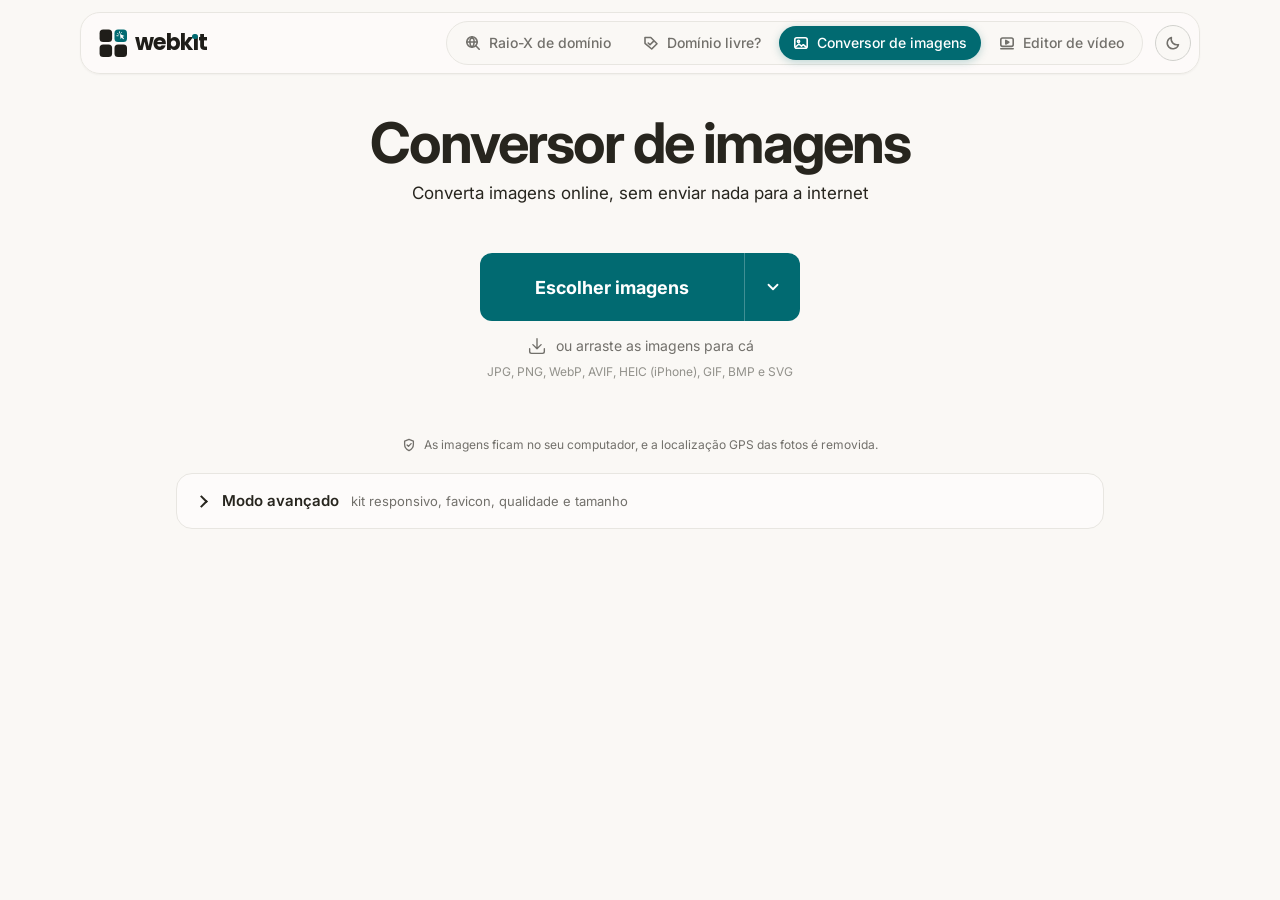
<file: conversor.html>
<!doctype html>
<html lang="pt-BR">
<head>
<meta charset="utf-8">
<meta name="viewport" content="width=device-width,initial-scale=1,viewport-fit=cover">
<title>Conversor de Imagens</title>
<meta name="description" content="Converta imagens para WebP, AVIF, JPG ou PNG, gere kits responsivos com código picture, favicons e marca d'água. Tudo no navegador, sem enviar arquivos.">
<script>
  (function(){ var t; try{ t = localStorage.getItem('rx-theme'); }catch(e){}
    if(t !== 'dark' && t !== 'light') t = matchMedia('(prefers-color-scheme: dark)').matches ? 'dark' : 'light';
    document.documentElement.setAttribute('data-theme', t);
    document.documentElement.classList.add('pl-on'); })();
</script>
<link rel="preconnect" href="https://fonts.googleapis.com">
<link rel="preconnect" href="https://fonts.gstatic.com" crossorigin>
<link href="https://fonts.googleapis.com/css2?family=Inter:wght@400;500&family=JetBrains+Mono:wght@400;500&display=swap" rel="stylesheet">
<link rel="icon" href="data:image/svg+xml,%3Csvg xmlns='http://www.w3.org/2000/svg' viewBox='0 0 28 28' fill='none' stroke-width='2.4' stroke-linecap='round' stroke-linejoin='round'%3E%3Crect x='3' y='5' width='15' height='13' rx='2.5' stroke='%2327251e'/%3E%3Crect x='12' y='12' width='13' height='11' rx='2.5' fill='%23fff' stroke='%23016a71'/%3E%3Cpath d='M15.5 17.5h6M19 15l2.5 2.5L19 20' stroke='%23016a71'/%3E%3C/svg%3E">
<link href="https://fonts.googleapis.com/css2?family=Poppins:wght@700&text=raio-xwebk%C4%B1t&display=swap" rel="stylesheet">
<link rel="stylesheet" href="assets/base.css?v=2">
<link rel="stylesheet" href="assets/motion.css?v=2">
<style>
/* Layout: área de trabalho à esquerda (soltar imagens, lista, resultados extras), painel de configurações fixo à direita;
   no celular empilha e ganha uma barra de ação fixa no rodapé */
.cv{max-width:1180px;margin:0 auto;padding:24px 16px 64px;display:grid;grid-template-columns:minmax(0,1fr) 360px;gap:24px;align-items:start}
@media (max-width:900px){.cv{grid-template-columns:minmax(0,1fr);padding-bottom:112px}}
.cv-main{display:grid;gap:16px;min-width:0}
.cv-head h1{margin:0;font-size:24px;line-height:1.25;font-weight:500}
.cv-head p{margin:4px 0 0;color:var(--graphite);font-size:14px}

/* área de soltar */
.drop{position:relative;display:grid;justify-items:center;gap:8px;padding:48px 16px;text-align:center;border:1.5px dashed var(--mist);border-radius:var(--r-card);background:var(--paper);cursor:pointer;transition:border-color .15s,background-color .15s}
.drop:hover,.drop.over{border-color:var(--teal)}
.drop.over{background:var(--parchment)}
.drop svg{width:40px;height:40px;fill:none;stroke:var(--graphite);stroke-width:1.5;stroke-linecap:round;stroke-linejoin:round}
.drop b{font-size:16px}
.drop .small{max-width:52ch}
.drop.compact{grid-template-columns:auto auto;justify-content:center;align-items:center;padding:14px 16px;gap:12px}
.drop.compact svg{width:22px;height:22px}
.drop.compact .small,.drop.compact .btn{display:none}
.drop input{position:absolute;width:1px;height:1px;opacity:0;pointer-events:none}
.kbd{display:inline-block;padding:0 5px;border:1px solid var(--mist);border-bottom-width:2px;border-radius:4px;font:500 11px/16px var(--mono)}
.privacy{display:flex;gap:8px;align-items:flex-start;font-size:12px;color:var(--graphite)}
.privacy svg{width:14px;height:14px;flex:none;margin-top:2px;fill:none;stroke:currentColor;stroke-width:1.5;stroke-linecap:round;stroke-linejoin:round}

/* lista */
.listbar{display:flex;flex-wrap:wrap;align-items:center;gap:8px 12px}
.listbar .count{font-size:16px;font-weight:500;margin-right:auto}
.list{list-style:none;margin:0;padding:0;display:grid;gap:8px}
.it{display:grid;grid-template-columns:auto 64px minmax(0,1fr) auto;align-items:center;gap:12px;padding:10px 12px;background:var(--paper);border-radius:var(--r-input);box-shadow:var(--shadow);border:1px solid transparent}
.it.drag-over-top{box-shadow:0 -2px 0 0 var(--teal)}
.it.drag-over-bottom{box-shadow:0 2px 0 0 var(--teal)}
.it.dragging{opacity:.4}
.it.unused{opacity:.55}
.grip{cursor:grab;color:var(--ash);display:grid;place-items:center;width:16px}
.grip svg{width:10px;height:16px;fill:currentColor}
.thumbbox{width:64px;height:64px;border-radius:8px;overflow:hidden;background:var(--parchment);border:1px solid var(--hair);display:grid;place-items:center}
.thumb{width:100%;height:100%;object-fit:cover;display:block;transition:transform .2s}
.it-main{display:grid;gap:4px;min-width:0}
.it-name{display:flex;flex-wrap:wrap;align-items:baseline;gap:2px 8px;min-width:0}
.it-name .from{color:var(--graphite);font-size:12px;overflow:hidden;text-overflow:ellipsis;white-space:nowrap;max-width:100%}
.it-name .to{font:500 13px var(--mono);overflow-wrap:anywhere}
.it-meta{display:flex;flex-wrap:wrap;align-items:center;gap:4px 8px;font-size:12px;color:var(--graphite)}
.it-meta .res{color:var(--ink);font-weight:500}
.arrow{color:var(--ash)}
.it-act{display:flex;flex-wrap:wrap;gap:4px;align-items:center;justify-content:flex-end}
.icon-btn{display:grid;place-items:center;width:30px;height:30px;border:1px solid var(--mist);border-radius:var(--r-btn);background:transparent;color:var(--graphite);cursor:pointer}
.icon-btn:hover{color:var(--ink);border-color:var(--graphite)}
.icon-btn svg{width:16px;height:16px;fill:none;stroke:currentColor;stroke-width:1.5;stroke-linecap:round;stroke-linejoin:round}
.icon-btn.on{border-color:var(--teal);color:var(--teal)}
.it.error{border-color:var(--ink)}
.it .err{color:var(--ink);font-size:12px}
@media (max-width:560px){
  .it{grid-template-columns:48px minmax(0,1fr);grid-template-areas:"t m" "a a"}
  .grip{display:none}
  .thumbbox{width:48px;height:48px;grid-area:t}
  .it-main{grid-area:m}
  .it-act{grid-area:a}
}

/* resultados extras (kit e favicon) */
.extra{display:grid;gap:12px;padding:16px;background:var(--paper);border-radius:var(--r-card);box-shadow:var(--shadow);min-width:0}
.extra:empty{display:none}
.extra h2{margin:0;font-size:16px;font-weight:500}
.extra-h{display:flex;flex-wrap:wrap;justify-content:space-between;align-items:center;gap:8px}
.code{margin:0;max-height:320px;overflow:auto;padding:12px;border-radius:var(--r-input);background:var(--parchment);border:1px solid var(--hair);font:12px/1.6 var(--mono);white-space:pre;color:var(--ink)}
.fav-grid{display:flex;flex-wrap:wrap;gap:12px;align-items:flex-end}
.fav-cell{display:grid;gap:6px;justify-items:center;font-size:12px;color:var(--graphite)}
.fav-cell .sw{display:grid;place-items:center;padding:10px;border-radius:10px;border:1px solid var(--hair)}
.fav-cell .sw.l{background:#ffffff}
.fav-cell .sw.d{background:#1f1d1a}
.fav-cell img{display:block;image-rendering:auto}
.tabs-mini{display:flex;gap:4px}
.tabs-mini button{height:28px;padding:0 10px;border:1px solid var(--mist);border-radius:var(--r-pill);background:transparent;color:var(--graphite);font:400 12px var(--font);cursor:pointer}
.tabs-mini button[aria-pressed="true"]{background:var(--teal);border-color:var(--teal);color:var(--on-teal)}

/* painel de configurações */
.side{position:sticky;top:72px;display:grid;gap:16px;padding:16px;background:var(--paper);border-radius:var(--r-card);box-shadow:var(--shadow);max-height:calc(100vh - 88px);overflow:auto}
@media (max-width:900px){.side{position:static;max-height:none;overflow:visible}}
.side-h{display:flex;justify-content:space-between;align-items:center;gap:8px}
.side h2{margin:0;font-size:16px;font-weight:500}
.fld{display:grid;gap:8px;padding-top:16px;border-top:1px solid var(--hair)}
.fld-h{display:flex;justify-content:space-between;align-items:baseline;gap:8px}
.fld-h label,.fld-h span.t{font-size:14px;font-weight:500}
.fld-h output{font:500 14px var(--mono)}
.hint{font-size:12px;color:var(--graphite);line-height:1.5}
.seg{display:grid;grid-auto-flow:column;grid-auto-columns:1fr;gap:4px;padding:3px;background:var(--parchment);border:1px solid var(--hair);border-radius:var(--r-input)}
.seg button{min-height:32px;border:0;border-radius:9px;background:transparent;color:var(--graphite);font:400 14px var(--font);cursor:pointer;padding:0 6px}
.seg button:hover{color:var(--ink)}
.seg button[aria-pressed="true"]{background:var(--teal);color:var(--on-teal)}
.seg.two button{font-size:13px}
.seg.mode button{min-height:36px;font-weight:500}
.inp,.sel{height:40px;width:100%;padding:0 12px;border:1px solid var(--mist);border-radius:var(--r-input);background:var(--parchment);color:var(--ink);font:400 14px var(--font);min-width:0}
.inp.sm{height:32px}
.inp:focus,.sel:focus{outline:2px solid var(--teal);outline-offset:1px;border-color:transparent}
.row2{display:grid;grid-template-columns:1fr 1fr;gap:8px}
.row2 label,.lbl{display:grid;gap:4px;font-size:12px;color:var(--graphite)}
.chk{display:flex;gap:8px;align-items:flex-start;font-size:14px;cursor:pointer}
.chk input{margin:2px 0 0;width:16px;height:16px;accent-color:var(--teal);flex:none}
.chips{display:flex;flex-wrap:wrap;gap:6px}
.chips label{position:relative;cursor:pointer}
.chips input{position:absolute;opacity:0;pointer-events:none}
.chips span{display:inline-flex;align-items:center;height:30px;padding:0 12px;border:1px solid var(--mist);border-radius:var(--r-pill);font:400 13px var(--font);color:var(--graphite)}
.chips input:checked + span{background:var(--teal);border-color:var(--teal);color:var(--on-teal)}
.chips input:focus-visible + span{outline:2px solid var(--teal);outline-offset:2px}
input[type="range"]{width:100%;accent-color:var(--teal)}
input[type="color"]{width:40px;height:32px;padding:2px;border:1px solid var(--mist);border-radius:var(--r-btn);background:var(--parchment);cursor:pointer;flex:none}
.bgrow{display:flex;align-items:center;gap:8px}
.names-preview{font:12px/1.6 var(--mono);color:var(--graphite);overflow-wrap:anywhere}
details.wm{border-top:1px solid var(--hair);padding-top:16px}
details.wm summary{cursor:pointer;font-size:14px;font-weight:500;display:flex;justify-content:space-between;align-items:center;list-style:none}
details.wm summary::-webkit-details-marker{display:none}
details.wm summary::after{content:"+";font:400 18px var(--font);color:var(--graphite)}
details.wm[open] summary::after{content:"−"}
.wm-body{display:grid;gap:10px;margin-top:12px}
.posgrid{display:grid;grid-template-columns:repeat(3,28px);gap:4px}
.posgrid button{width:28px;height:28px;border:1px solid var(--mist);border-radius:6px;background:transparent;cursor:pointer;display:grid;place-items:center}
.posgrid button::after{content:"";width:8px;height:8px;border-radius:50%;background:var(--mist)}
.posgrid button[aria-pressed="true"]{border-color:var(--teal)}
.posgrid button[aria-pressed="true"]::after{background:var(--teal)}
.wm-row{display:grid;grid-template-columns:auto minmax(0,1fr);gap:12px;align-items:start}
.profiles{display:flex;gap:6px;align-items:center}
.profiles .sel{height:32px;font-size:13px}
.profiles .icon-btn{flex:none}
.saveprof{display:flex;gap:6px}
.actions{display:grid;gap:8px;padding-top:16px;border-top:1px solid var(--hair)}
.actions .btn{width:100%;height:44px}
.total{display:grid;gap:4px;padding:12px;border-radius:var(--r-input);background:var(--parchment);border:1px solid var(--hair);font-size:14px}
.total b{font-size:16px}
.progress{height:6px;border-radius:var(--r-pill);background:var(--hair);overflow:hidden}
.progress span{display:block;height:100%;width:0;background:var(--teal);transition:width .2s}

/* barra fixa no celular */
.mbar{position:fixed;left:0;right:0;bottom:0;z-index:20;display:flex;align-items:center;gap:8px;padding:12px 16px calc(12px + env(safe-area-inset-bottom, 0px));background:var(--paper);border-top:1px solid var(--hair);box-shadow:0 -4px 16px rgba(0,0,0,.06)}
.mbar-info{flex:1;min-width:0;font-size:12px;color:var(--graphite);line-height:1.4}
.mbar-info b{display:block;color:var(--ink);font-size:14px;white-space:nowrap;overflow:hidden;text-overflow:ellipsis}
.mbar .btn{flex:none}
@media (min-width:901px){.mbar{display:none!important}}
@media (max-width:900px){.toast{bottom:calc(96px + env(safe-area-inset-bottom, 0px))}}

/* janelas */
dialog{border:0;border-radius:var(--r-card);padding:0;background:var(--paper);color:var(--ink);box-shadow:0 12px 40px rgba(0,0,0,.25);max-width:min(960px,calc(100vw - 32px))}
dialog::backdrop{background:rgba(20,18,15,.55)}
.dlg{display:grid;gap:12px;padding:16px}
.dlg-h{display:flex;justify-content:space-between;align-items:baseline;gap:12px;flex-wrap:wrap}
.dlg-h b{font-size:16px}
.dlg-f{display:flex;justify-content:flex-end;gap:8px;flex-wrap:wrap}
.stage{position:relative;justify-self:center;overflow:hidden;border-radius:8px;cursor:crosshair;touch-action:none;user-select:none;line-height:0}
.stage img{display:block;max-width:min(900px,calc(100vw - 64px));max-height:calc(100vh - 220px);width:auto;height:auto;pointer-events:none}
.cropbox{position:absolute;box-shadow:0 0 0 9999px rgba(15,14,12,.55);outline:2px solid #fff;pointer-events:none}
.fdot{position:absolute;width:18px;height:18px;margin:-9px 0 0 -9px;border-radius:50%;border:2px solid #fff;background:var(--teal);pointer-events:none;box-shadow:0 1px 4px rgba(0,0,0,.4)}
/* comparar */
.cmp{position:relative;justify-self:center;overflow:auto;max-width:min(900px,calc(100vw - 64px));max-height:calc(100vh - 220px);border-radius:8px;background:repeating-conic-gradient(var(--hair) 0 25%, transparent 0 50%) 0 0/16px 16px}
.cmp-in{position:relative;line-height:0;cursor:ew-resize;touch-action:none;user-select:none}
.cmp img{display:block;pointer-events:none}
.cmp.fit img{max-width:min(900px,calc(100vw - 64px));max-height:calc(100vh - 220px);width:auto;height:auto}
.cmp .after{position:absolute;inset:0;clip-path:inset(0 0 0 var(--cut,50%))}
.cmp .after img{width:100%;height:100%}
.cmp-line{position:absolute;top:0;bottom:0;left:var(--cut,50%);width:2px;margin-left:-1px;background:#fff;box-shadow:0 0 4px rgba(0,0,0,.5);pointer-events:none}
.cmp-line::after{content:"‹ ›";position:absolute;top:50%;left:50%;transform:translate(-50%,-50%);padding:4px 8px;border-radius:999px;background:#fff;color:#27251e;font:500 12px/1 var(--font);white-space:nowrap}
.cmp-tag{position:absolute;top:8px;padding:2px 8px;border-radius:999px;background:rgba(20,18,15,.7);color:#fff;font:500 11px/1.6 var(--font);pointer-events:none}
.cmp-tag.l{left:8px}.cmp-tag.r{right:8px}

/* ===== modo simples: um botão para começar, uma lista com formato e converter; o resto no modo avançado ===== */
.cv{max-width:960px;grid-template-columns:minmax(0,1fr);gap:20px;padding-top:40px}
@media (max-width:900px){.cv{padding-bottom:64px}}
.cv-head{text-align:center;display:grid;justify-items:center;gap:8px}
.cv-head h1{font-size:clamp(34px,6vw,56px);font-weight:700;letter-spacing:-.035em;line-height:1.05}
.cv-head p{margin:0;font-size:17px;color:var(--ink)}

.work{position:relative;border-radius:var(--r-card);transition:box-shadow .15s}
.work.over{box-shadow:0 0 0 2px var(--teal),0 0 0 8px color-mix(in srgb, var(--teal) 15%, transparent)}

/* tela inicial */
.start{display:grid;justify-items:center;gap:14px;padding:28px 0 36px;text-align:center}
.addbig{position:relative;display:flex;width:min(320px,100%)}
.addbig button{border:0;background:var(--teal);color:var(--on-teal);cursor:pointer;font:700 18px var(--font);transition:filter .15s}
.addbig button:hover{filter:brightness(1.08)}
.addbig-main{flex:1;height:68px;border-radius:12px 0 0 12px;padding:0 20px}
.addbig-more{width:56px;border-radius:0 12px 12px 0;border-left:1px solid color-mix(in srgb, var(--on-teal) 25%, transparent)!important;display:grid;place-items:center}
.addbig-more svg{width:18px;height:18px;fill:none;stroke:currentColor;stroke-width:1.6;stroke-linecap:round;stroke-linejoin:round}
.addmenu{left:0;right:auto;width:100%;text-align:left}
.drophint{display:flex;align-items:center;gap:8px;margin:0;font-size:14px;color:var(--graphite)}
.drophint svg{width:22px;height:22px;fill:none;stroke:currentColor;stroke-width:1.5;stroke-linecap:round;stroke-linejoin:round}
.formats{margin:-8px 0 0;font-size:12px;color:var(--ash)}
.privacy{justify-content:center;text-align:center}

/* caixa com a lista */
.box{display:grid;background:var(--paper);border:1px solid var(--hair);border-radius:var(--r-card);box-shadow:var(--shadow);overflow:hidden}
.listbar{padding:14px 20px 4px;gap:4px 16px}
.listbar .count{font-size:14px;color:var(--graphite);font-weight:500}
.linkbtn{border:0;background:none;padding:4px 0;color:var(--graphite);font:400 13px var(--font);cursor:pointer;text-decoration:underline;text-underline-offset:3px;text-decoration-color:var(--mist)}
.linkbtn:hover{color:var(--ink)}
.linkbtn:disabled{opacity:.5;cursor:default}
.list{gap:0;padding:4px 20px 8px}
.it{grid-template-columns:auto 44px minmax(0,1fr) auto;gap:14px;padding:14px 0;background:none;box-shadow:none;border:0;border-radius:0;border-bottom:1px solid var(--hair)}
.it:last-child{border-bottom:0}
.it.error{border-color:var(--hair)}
.thumbbox{width:44px;height:44px;border-radius:8px}
.it-name .from{font-size:15px;color:var(--ink)}
.it-meta{font-size:13px}
.it-meta .res{font-weight:600}
.pill{display:inline-flex;align-items:center;height:20px;padding:0 8px;border-radius:999px;font:600 11px var(--font)}
.pill.ok{background:color-mix(in srgb, var(--teal) 13%, transparent);color:var(--teal)}
.pill.warn{background:color-mix(in srgb, var(--ink) 9%, transparent);color:var(--ink)}
.it-act{flex-wrap:nowrap;gap:8px}
.cv:not(.is-adv) .grip,.cv:not(.is-adv) .adv-only{display:none}
.cv:not(.is-adv) .it{grid-template-columns:44px minmax(0,1fr) auto}

/* botão de formato e botão de converter em cada linha */
.fmt-btn{display:inline-flex;align-items:center;justify-content:space-between;gap:10px;height:42px;width:116px;padding:0 12px 0 14px;white-space:nowrap;border:1px solid var(--mist);border-radius:10px;background:var(--paper);color:var(--ink);font:600 14px var(--font);cursor:pointer}
.fmt-btn:hover,.fmt-btn[aria-expanded="true"]{border-color:var(--graphite)}
.fmt-btn svg{width:14px;height:14px;fill:none;stroke:var(--graphite);stroke-width:1.6;stroke-linecap:round;stroke-linejoin:round}
.fmt-btn .to-lbl{font-weight:400;color:var(--graphite);font-size:12px;margin-right:5px}
.it-go{display:inline-flex;align-items:center;justify-content:center;gap:8px;height:42px;min-width:132px;padding:0 16px;border:1px solid var(--ink);border-radius:10px;background:var(--ink);color:var(--parchment);font:600 14px var(--font);cursor:pointer}
.it-go:hover{filter:brightness(1.15)}
.it-go.dl{background:var(--teal);border-color:var(--teal);color:var(--on-teal)}
.it-go.wait{background:transparent;border-color:var(--mist);color:var(--graphite);cursor:default;filter:none}
.it-go svg{width:16px;height:16px;fill:none;stroke:currentColor;stroke-width:1.6;stroke-linecap:round;stroke-linejoin:round}
.spin{width:14px;height:14px;border-radius:50%;border:2px solid var(--mist);border-top-color:var(--teal);animation:cvspin .7s linear infinite}
@keyframes cvspin{to{transform:rotate(360deg)}}
.rm-x{display:grid;place-items:center;width:32px;height:32px;border:0;border-radius:8px;background:none;color:var(--ash);cursor:pointer}
.rm-x:hover{color:var(--ink);background:var(--parchment)}
.rm-x svg{width:14px;height:14px;fill:none;stroke:currentColor;stroke-width:1.6;stroke-linecap:round}

/* rodapé da caixa */
.box-foot{display:grid;grid-template-columns:auto minmax(0,1fr) auto;align-items:center;gap:10px 16px;padding:16px 20px;background:var(--parchment);border-top:1px solid var(--hair)}
.addsm{display:inline-flex;align-items:center;gap:8px;height:46px;padding:0 16px;border:1px solid var(--mist);border-radius:10px;background:var(--paper);color:var(--ink);font:500 15px var(--font);cursor:pointer}
.addsm:hover{border-color:var(--graphite)}
.addsm svg{width:18px;height:18px;fill:none;stroke:currentColor;stroke-width:1.5;stroke-linecap:round}
.foot-info{min-width:0;font-size:13px;color:var(--graphite);line-height:1.4;text-align:right}
.foot-info b{color:var(--ink);font-weight:600}
.gobtn{height:48px;min-width:190px;padding:0 24px;font-size:16px;font-weight:600;gap:10px}
.gobtn[disabled]{opacity:.55}
.gobtn svg{width:18px;height:18px;fill:none;stroke:currentColor;stroke-width:1.6;stroke-linecap:round;stroke-linejoin:round}
.box-foot .progress{grid-column:1/-1}
@media (max-width:640px){
  .list{padding:4px 14px 8px}
  .listbar{padding:12px 14px 2px}
  .cv .it,.cv:not(.is-adv) .it{grid-template-columns:44px minmax(0,1fr) auto;grid-template-areas:"t m x" "a a a";row-gap:10px}
  .cv .grip{display:none}
  .thumbbox{grid-area:t}.it-main{grid-area:m}
  .it-act{grid-area:a;justify-content:stretch}
  .it-act .fmtwrap{flex:1}.fmt-btn{width:100%}
  .it-act .it-go{flex:1.4;min-width:0}
  .it-act .rm-x{position:absolute;right:0;top:12px}
  .it{position:relative}
  .it-main{padding-right:30px}
  .box-foot{grid-template-columns:auto minmax(0,1fr);padding:14px}
  .foot-info{text-align:right}
  .gobtn{grid-column:1/-1;width:100%}
}

/* escolha de formato */
.fmtpop{position:absolute;z-index:40;width:min(340px,calc(100vw - 32px));padding:14px;background:var(--paper);border:1px solid var(--hair);border-radius:14px;box-shadow:0 16px 40px rgba(20,18,15,.18)}
:root[data-theme="dark"] .fmtpop{box-shadow:0 16px 40px rgba(0,0,0,.55)}
.fp-head{display:flex;justify-content:space-between;align-items:center;gap:12px;padding-bottom:12px;margin-bottom:12px;border-bottom:1px solid var(--hair);font-size:14px;color:var(--graphite)}
.switch{display:inline-flex;align-items:center;gap:8px;font-size:13px;color:var(--ink);cursor:pointer;user-select:none}
.switch input{position:absolute;opacity:0;pointer-events:none}
.switch i{position:relative;width:34px;height:20px;border-radius:999px;background:var(--mist);transition:background-color .15s;order:2}
.switch i::after{content:"";position:absolute;top:2px;left:2px;width:16px;height:16px;border-radius:50%;background:#fff;transition:transform .15s;box-shadow:0 1px 2px rgba(0,0,0,.2)}
.switch input:checked + i{background:var(--teal)}
.switch input:checked + i::after{transform:translateX(14px)}
.switch input:focus-visible + i{outline:2px solid var(--teal);outline-offset:2px}
.fp-grid{display:grid;grid-template-columns:1fr 1fr;gap:8px}
.fp-grid button{display:grid;gap:2px;padding:10px 12px;border:1px solid var(--hair);border-radius:10px;background:var(--parchment);color:var(--ink);text-align:left;cursor:pointer;font:inherit}
.fp-grid button b{font-size:15px;font-weight:700}
.fp-grid button span{font-size:12px;color:var(--graphite)}
.fp-grid button:hover{border-color:var(--graphite)}
.fp-grid button[aria-pressed="true"]{border-color:var(--teal);box-shadow:0 0 0 1px var(--teal);background:color-mix(in srgb, var(--teal) 7%, var(--paper))}

/* menus (⋯ e adicionar) */
.more{position:relative}
.menu{position:absolute;right:0;top:calc(100% + 6px);z-index:30;min-width:230px;display:grid;padding:6px;background:var(--paper);border:1px solid var(--hair);border-radius:12px;box-shadow:0 12px 32px rgba(20,18,15,.14)}
:root[data-theme="dark"] .menu{box-shadow:0 12px 32px rgba(0,0,0,.5)}
.menu button{display:flex;align-items:center;gap:10px;width:100%;padding:9px 10px;border:0;border-radius:8px;background:transparent;color:var(--ink);font:400 14px var(--font);text-align:left;cursor:pointer}
.menu button:hover,.menu button:focus-visible{background:var(--parchment)}
.menu button svg{width:16px;height:16px;flex:none;fill:none;stroke:var(--graphite);stroke-width:1.5;stroke-linecap:round;stroke-linejoin:round}
.menu hr{border:0;border-top:1px solid var(--hair);margin:4px 2px}
.menu .kbd{margin-left:2px}

/* modo avançado: uma coluna curta, só o que muda o resultado */
.adv{border:1px solid var(--hair);border-radius:var(--r-card);background:var(--paper)}
.adv > summary{cursor:pointer;list-style:none;display:flex;align-items:center;gap:6px 12px;flex-wrap:wrap;padding:16px 20px}
.adv > summary::-webkit-details-marker{display:none}
.adv > summary::before{content:"";width:7px;height:7px;border-right:2px solid currentColor;border-bottom:2px solid currentColor;transform:rotate(-45deg);transition:transform .2s;margin-right:4px}
.adv[open] > summary::before{transform:rotate(45deg)}
.adv-t{font-size:15px;font-weight:600}
.adv-s{font-size:13px;color:var(--graphite)}
.adv-in{display:grid;gap:0;max-width:560px;padding:18px 20px 20px;border-top:1px solid var(--hair)}
.seg.mode3 button{min-height:38px;font-weight:500}
.mode-hint{margin:10px 0 4px}
.arow{display:grid;gap:8px;padding:16px 0;border-top:1px solid var(--hair)}
.mode-hint + .arow{border-top:0}
.arow-h{display:flex;justify-content:space-between;align-items:baseline;gap:8px}
.arow-h label,.arow-h .t{font-size:14px;font-weight:500}
.arow-h output{font:500 14px var(--mono)}
.scale{display:flex;justify-content:space-between;font-size:12px;color:var(--ash);margin-top:-4px}
.unit{position:relative;max-width:220px}
.unit .inp{padding-right:44px}
.unit span{position:absolute;right:12px;top:50%;transform:translateY(-50%);font-size:13px;color:var(--graphite);pointer-events:none}
.arow .bgrow .seg{flex:1}
.wm-body{margin-top:4px}

/* popup dos nomes */
.namedlg{width:min(520px,calc(100vw - 32px))}
.nd{gap:16px;padding:22px}
.nd-h{display:grid;gap:4px}
.nd-h b{font-size:19px;font-weight:700;letter-spacing:-.01em}
.nd-opts{display:grid;grid-template-columns:1fr 1fr;gap:10px}
@media (max-width:480px){.nd-opts{grid-template-columns:1fr}}
.nd-opt{position:relative;cursor:pointer}
.nd-opt input{position:absolute;opacity:0;pointer-events:none}
.nd-card{display:grid;align-content:start;gap:12px;height:100%;padding:14px;border:1.5px solid var(--hair);border-radius:16px;background:var(--parchment);transition:border-color .15s,background-color .15s}
.nd-top{display:flex;align-items:center;justify-content:space-between;gap:10px}
.nd-top b{font-size:16px;font-weight:700;letter-spacing:-.01em}
.nd-dot{flex:none;width:20px;height:20px;border-radius:50%;border:1.5px solid var(--mist);background:var(--paper);transition:border-color .15s,box-shadow .15s}
.nd-opt input:checked + .nd-card .nd-dot{border-color:var(--teal);box-shadow:inset 0 0 0 4px var(--paper),inset 0 0 0 10px var(--teal)}
.nd-files{display:grid;gap:6px}
.nd-file{display:flex;align-items:center;gap:8px;min-width:0;padding:7px 10px;border-radius:10px;background:var(--paper);border:1px solid var(--hair);font-size:13px;font-weight:500;color:var(--ink)}
.nd-file svg{flex:none;width:16px;height:16px;fill:none;stroke:var(--teal);stroke-width:1.5;stroke-linecap:round;stroke-linejoin:round}
.nd-file span{min-width:0;overflow:hidden;text-overflow:ellipsis;white-space:nowrap}
.nd-file em{font-style:normal;color:var(--graphite);font-weight:400}
.nd-more{font-size:12px;color:var(--graphite);padding-left:4px}
.menu.gel{--gel-origin:calc(100% - 14px) 0}
.addmenu.gel{--gel-origin:50% 0}
.nd-opt:hover .nd-card{border-color:var(--mist)}
.nd-opt input:checked + .nd-card{border-color:var(--teal);box-shadow:0 0 0 1px var(--teal);background:color-mix(in srgb, var(--teal) 7%, var(--paper))}
.nd-opt input:focus-visible + .nd-card{outline:2px solid var(--teal);outline-offset:2px}
.nd-opt input:checked + .nd-card{animation:gel-tap .5s both}
.nd-pre{display:grid;grid-template-columns:minmax(0,1fr) 110px;gap:10px}
.nd-pre label{display:grid;gap:4px;font-size:12px;color:var(--graphite)}
.nd .dlg-f .btn{min-width:130px}
</style>
</head>
<body>
<header class="topbar">
  <div class="topbar-in">
    <a class="hub-brand wk" href="./" aria-label="webkit, página inicial"><svg class="wk-icon" viewBox="0 0 48 48" aria-hidden="true"><rect x="1" y="1" width="21" height="21" rx="6" style="fill:var(--logo-ink)"/><rect x="26" y="1" width="21" height="21" rx="6" style="fill:var(--teal)"/><rect x="1" y="26" width="21" height="21" rx="6" style="fill:var(--logo-ink)"/><rect x="26" y="26" width="21" height="21" rx="6" style="fill:var(--logo-ink)"/><path d="M35.2 8.6l7.6 3.3-3.3 1.1 2.6 3.2-1.5 1.2-2.6-3.2-1.6 2.9z" fill="#fff"/><path d="M31.3 7.4l1.5 1.5M34.4 4.6v2.1M30 11.3h2.1M37.8 5.9l-1.2 1.2" stroke="#fff" stroke-width="1.4" stroke-linecap="round" fill="none"/></svg><span class="wk-word" aria-hidden="true">webk<span class="wk-i">&#305;</span>t</span></a>
    <nav class="topnav" aria-label="Ferramentas">
      <a href="raio-x.html"><svg viewBox="0 0 16 16" aria-hidden="true"><circle cx="7" cy="7" r="5.2"/><path d="M1.8 7h10.4M7 1.8c-1.5 1.4-2.2 3.1-2.2 5.2s.7 3.8 2.2 5.2M7 1.8c1.5 1.4 2.2 3.1 2.2 5.2s-.7 3.8-2.2 5.2M10.8 10.8l3.4 3.4"/></svg>Raio-X<span class="nav-long"> de domínio</span></a>
      <a href="disponibilidade.html"><svg viewBox="0 0 16 16" aria-hidden="true"><path d="M2 8.3V2.5h5.8L14 8.7 8.7 14z"/><path d="M5.2 8l1.8 1.8 3.2-3.2"/></svg>Domínio<span class="nav-long"> livre?</span></a>
      <a href="conversor.html" aria-current="page"><svg viewBox="0 0 16 16" aria-hidden="true"><rect x="1.8" y="2.8" width="12.4" height="10.4" rx="2"/><circle cx="5.5" cy="6.3" r="1.1"/><path d="M2.5 12l3.4-3 2.6 2.1 1.8-1.4 3.2 2.6"/></svg>Conversor<span class="nav-long"> de imagens</span></a>
      <a href="editor.html"><svg viewBox="0 0 16 16" aria-hidden="true"><rect x="1.8" y="3" width="12.4" height="8.4" rx="1.8"/><path d="M6.8 5.4v3.6l3-1.8z"/><path d="M1.8 13.8h12.4"/></svg>Editor<span class="nav-long"> de vídeo</span></a>
    </nav>
    <button class="theme-btn" id="theme" type="button" aria-label="Ativar modo escuro" title="Ativar modo escuro">
      <svg class="i-moon" viewBox="0 0 16 16" aria-hidden="true"><path d="M13.5 9.6A5.75 5.75 0 0 1 6.4 2.5a5.75 5.75 0 1 0 7.1 7.1z"/></svg>
      <svg class="i-sun" viewBox="0 0 16 16" aria-hidden="true"><circle cx="8" cy="8" r="3"/><path d="M8 1v1.5M8 13.5V15M1 8h1.5M13.5 8H15M3.05 3.05l1.06 1.06M11.89 11.89l1.06 1.06M3.05 12.95l1.06-1.06M11.89 4.11l1.06-1.06"/></svg>
    </button>
  </div>
</header>

<main class="cv">
  <div class="cv-head" data-reveal>
    <h1>Conversor de imagens</h1>
    <p>Converta imagens online, sem enviar nada para a internet</p>
  </div>

  <div class="work" id="drop">
    <!-- tela inicial -->
    <div class="start" id="start">
      <div class="addbig">
        <button class="addbig-main" id="add" type="button">Escolher imagens</button>
        <button class="addbig-more" id="add-more" type="button" aria-haspopup="menu" aria-expanded="false" aria-label="Outras formas de adicionar"><svg viewBox="0 0 16 16" aria-hidden="true"><path d="M4 6l4 4 4-4"/></svg></button>
        <div class="menu addmenu gel" id="add-menu" role="menu" hidden>
          <button type="button" role="menuitem" data-add="file"><svg viewBox="0 0 16 16" aria-hidden="true"><path d="M2 4.5A1.5 1.5 0 0 1 3.5 3h3l1.5 1.5h4.5A1.5 1.5 0 0 1 14 6v5.5a1.5 1.5 0 0 1-1.5 1.5h-9A1.5 1.5 0 0 1 2 11.5z"/></svg>Do computador</button>
          <button type="button" role="menuitem" data-add="paste"><svg viewBox="0 0 16 16" aria-hidden="true"><rect x="3.5" y="2.5" width="9" height="11.5" rx="1.5"/><path d="M6 2.5h4v2H6z"/></svg>Colar imagem copiada <span class="kbd">Ctrl</span>+<span class="kbd">V</span></button>
        </div>
      </div>
      <p class="drophint"><svg viewBox="0 0 24 24" aria-hidden="true"><path d="M12 4v11M7.5 10.5 12 15l4.5-4.5"/><path d="M4 15v3a2 2 0 0 0 2 2h12a2 2 0 0 0 2-2v-3"/></svg>ou arraste as imagens para cá</p>
      <p class="formats">JPG, PNG, WebP, AVIF, HEIC (iPhone), GIF, BMP e SVG</p>
      <input type="file" id="file" accept="image/*,.heic,.heif,.avif,.svg" multiple tabindex="-1" hidden>
    </div>

    <!-- lista de imagens -->
    <section class="box" id="box" hidden aria-label="Imagens">
      <div class="listbar" id="listbar">
        <span class="count" id="count"></span>
        <button class="linkbtn" id="names-link" type="button"></button>
        <button class="linkbtn adv-only" id="sort" type="button">Ordenar por nome</button>
        <button class="linkbtn" id="clear" type="button">Limpar tudo</button>
      </div>
      <ul class="list" id="list"></ul>
      <section class="extra" id="extra" aria-live="polite"></section>
      <div class="box-foot">
        <button class="addsm" id="add2" type="button"><svg viewBox="0 0 16 16" aria-hidden="true"><circle cx="8" cy="8" r="6.5"/><path d="M8 5v6M5 8h6"/></svg>Adicionar</button>
        <div class="foot-info" id="dock-info" aria-live="polite"></div>
        <button class="btn teal gobtn" id="download" type="button">Converter tudo</button>
        <div class="progress" id="progress" hidden><span></span></div>
      </div>
    </section>
  </div>

  <div class="privacy"><svg viewBox="0 0 16 16" aria-hidden="true"><path d="M8 1.5l5 2v4c0 3.2-2.2 5.6-5 7-2.8-1.4-5-3.8-5-7v-4z"/><path d="M5.8 8l1.6 1.6 3-3.2"/></svg><span>As imagens ficam no seu computador, e a localização GPS das fotos é removida.</span></div>

  <!-- modo avançado -->
  <details class="adv" id="adv">
    <summary><span class="adv-t">Modo avançado</span><span class="adv-s">kit responsivo, favicon, qualidade e tamanho</span></summary>
    <div class="adv-in">
      <div class="seg mode3" id="mode" role="group" aria-label="O que fazer">
        <button type="button" data-v="convert">Converter</button>
        <button type="button" data-v="kit">Kit responsivo</button>
        <button type="button" data-v="favicon">Favicon</button>
      </div>
      <p class="hint mode-hint" id="mode-hint"></p>

      <!-- converter e kit -->
      <div class="arow m-convert m-kit" id="f-quality">
        <div class="arow-h"><label for="q">Qualidade</label><output id="q-out" for="q"></output></div>
        <input type="range" id="q" min="40" max="100" step="1">
        <div class="scale"><span>arquivo menor</span><span>mais nítida</span></div>
      </div>

      <div class="arow m-convert">
        <div class="arow-h"><label for="size">Tamanho</label></div>
        <select class="sel" id="size"></select>
        <div class="row2" id="custom" hidden>
          <label>Largura (px)<input class="inp" id="cw" type="number" min="1" placeholder="auto" inputmode="numeric"></label>
          <label>Altura (px)<input class="inp" id="ch" type="number" min="1" placeholder="auto" inputmode="numeric"></label>
        </div>
        <div id="fitbox" hidden>
          <div class="seg two" id="fit" role="group" aria-label="Como ajustar">
            <button type="button" data-v="cover">Cortar as sobras</button>
            <button type="button" data-v="contain">Imagem inteira</button>
          </div>
        </div>
        <div class="hint" id="size-hint"></div>
        <div class="bgrow" id="f-bg" hidden><input type="color" id="bg" aria-label="Cor de fundo"><span class="hint" id="bg-hint"></span></div>
      </div>

      <div class="arow m-convert">
        <div class="arow-h"><label for="maxkb">Peso máximo por imagem</label></div>
        <div class="unit"><input class="inp" id="maxkb" type="number" min="5" step="5" placeholder="sem limite" inputmode="numeric"><span>KB</span></div>
      </div>

      <!-- kit -->
      <div class="arow m-kit">
        <div class="arow-h"><span class="t">Formatos</span></div>
        <div class="chips" id="kit-fmts">
          <label><input type="checkbox" value="avif"><span>AVIF</span></label>
          <label><input type="checkbox" value="webp"><span>WebP</span></label>
          <label><input type="checkbox" value="jpeg"><span>JPG</span></label>
        </div>
      </div>
      <div class="arow m-kit">
        <div class="arow-h"><span class="t">Larguras (px)</span></div>
        <div class="chips" id="kit-widths"></div>
      </div>

      <!-- favicon -->
      <div class="arow m-favicon">
        <div class="arow-h"><span class="t">Fundo do ícone</span></div>
        <div class="bgrow">
          <div class="seg two" id="fav-bg" role="group" aria-label="Fundo do favicon">
            <button type="button" data-v="transparent">Transparente</button>
            <button type="button" data-v="color">Cor</button>
          </div>
          <input type="color" id="fav-color" aria-label="Cor de fundo do ícone">
        </div>
      </div>
      <div class="arow m-favicon">
        <div class="arow-h"><label for="fav-pad">Margem em volta do logo</label><output id="fav-pad-out"></output></div>
        <input type="range" id="fav-pad" min="0" max="30" step="1">
      </div>
      <div class="arow m-favicon">
        <div class="arow-h"><label for="fav-name">Nome do site</label></div>
        <input class="inp" id="fav-name" placeholder="ex.: Goldline Painting">
      </div>

      <!-- marca d'água -->
      <div class="arow m-convert m-kit">
        <label class="chk"><input type="checkbox" id="wm-on"> <span>Colocar marca d'água</span></label>
        <div class="wm-body" id="wm-box" hidden>
          <div class="seg two" id="wm-type" role="group" aria-label="Tipo de marca d'água">
            <button type="button" data-v="text">Texto</button>
            <button type="button" data-v="logo">Logo</button>
          </div>
          <input class="inp" id="wm-text" placeholder="© Nome da empresa" aria-label="Texto da marca d'água">
          <div id="wm-logo-box" class="bgrow">
            <button class="ghost" id="wm-logo-btn" type="button">Escolher logo</button>
            <span class="hint" id="wm-logo-name">nenhum logo escolhido</span>
            <input type="file" id="wm-logo" accept="image/*,.svg" hidden>
          </div>
          <div class="wm-row">
            <div class="lbl">Posição<div class="posgrid" id="wm-pos" role="group" aria-label="Posição">
              <button type="button" data-v="tl" aria-label="Topo esquerda"></button><button type="button" data-v="tc" aria-label="Topo centro"></button><button type="button" data-v="tr" aria-label="Topo direita"></button>
              <button type="button" data-v="ml" aria-label="Meio esquerda"></button><button type="button" data-v="mc" aria-label="Centro"></button><button type="button" data-v="mr" aria-label="Meio direita"></button>
              <button type="button" data-v="bl" aria-label="Base esquerda"></button><button type="button" data-v="bc" aria-label="Base centro"></button><button type="button" data-v="br" aria-label="Base direita"></button>
            </div></div>
            <div style="display:grid;gap:8px">
              <label class="lbl">Tamanho <output id="wm-size-out"></output><input type="range" id="wm-size" min="5" max="60"></label>
              <label class="lbl">Transparência <output id="wm-op-out"></output><input type="range" id="wm-op" min="10" max="100"></label>
              <div class="seg two" id="wm-color" role="group" aria-label="Cor do texto">
                <button type="button" data-v="light">Texto claro</button>
                <button type="button" data-v="dark">Texto escuro</button>
              </div>
            </div>
          </div>
        </div>
      </div>
    </div>
  </details>
</main>

<!-- escolha de formato (uma só, posicionada junto do botão clicado) -->
<div class="fmtpop gel" id="fmtpop" role="dialog" aria-label="Formato de saída" hidden>
  <div class="fp-head">
    <span>Converter para</span>
    <label class="switch"><input type="checkbox" id="fp-all" checked><i aria-hidden="true"></i>Aplicar a todas</label>
  </div>
  <div class="fp-grid" id="fp-grid"></div>
</div>

<dialog id="dlg" class="gel" aria-labelledby="dlg-title">
  <div class="dlg">
    <div class="dlg-h"><b id="dlg-title">Enquadramento</b><span class="small muted">Clique (ou arraste) no que não pode ficar de fora do recorte.</span></div>
    <div class="stage" id="stage"><img id="dlg-img" alt=""><div class="cropbox" id="cropbox"></div><div class="fdot" id="fdot"></div></div>
    <div class="dlg-f">
      <button class="ghost" id="dlg-center" type="button">Centralizar</button>
      <button class="ghost" id="dlg-all" type="button">Aplicar em todas</button>
      <button class="btn" id="dlg-ok" type="button">Pronto</button>
    </div>
  </div>
</dialog>

<dialog id="cmpdlg" class="gel" aria-labelledby="cmp-title">
  <div class="dlg">
    <div class="dlg-h"><b id="cmp-title">Comparar</b><span class="small muted" id="cmp-info"></span></div>
    <div class="cmp fit" id="cmp">
      <div class="cmp-in" id="cmp-in">
        <img id="cmp-before" alt="Original">
        <div class="after"><img id="cmp-after" alt="Convertida"></div>
        <div class="cmp-line"></div>
        <span class="cmp-tag l">Original</span><span class="cmp-tag r" id="cmp-tag-r">Convertida</span>
      </div>
    </div>
    <div class="dlg-f">
      <div class="tabs-mini" role="group" aria-label="Zoom"><button type="button" id="cmp-fit" aria-pressed="true">Ajustar à tela</button><button type="button" id="cmp-100" aria-pressed="false">Tamanho real (100%)</button></div>
      <button class="btn" id="cmp-close" type="button">Fechar</button>
    </div>
  </div>
</dialog>
<!-- nomes dos arquivos: perguntado na primeira conversão -->
<dialog id="namedlg" class="gel namedlg" aria-labelledby="nd-title">
  <div class="dlg nd">
    <div class="nd-h">
      <b id="nd-title">Como quer os nomes dos arquivos?</b>
      <span class="hint">Dá para trocar depois em "Nomes", no topo da lista.</span>
    </div>
    <div class="nd-opts" role="radiogroup" aria-label="Nomes dos arquivos">
      <label class="nd-opt"><input type="radio" name="nd" value="original">
        <span class="nd-card"><span class="nd-top"><b>Manter como está</b><i class="nd-dot" aria-hidden="true"></i></span><span class="nd-files" id="nd-ex-orig"></span></span>
      </label>
      <label class="nd-opt"><input type="radio" name="nd" value="prefix">
        <span class="nd-card"><span class="nd-top"><b>Padronizar</b><i class="nd-dot" aria-hidden="true"></i></span><span class="nd-files" id="nd-ex-pre"></span></span>
      </label>
    </div>
    <div class="nd-pre" id="nd-prebox" hidden>
      <label>Nome<input class="inp" id="prefix" placeholder="ex.: fachada" spellcheck="false" autocapitalize="off" maxlength="60"></label>
      <label>Começar no<input class="inp" id="nd-start" type="number" min="0" inputmode="numeric"></label>
    </div>
    <div class="dlg-f">
      <button class="ghost" id="nd-cancel" type="button">Cancelar</button>
      <button class="btn teal" id="nd-ok" type="button">Converter</button>
    </div>
  </div>
</dialog>

<div class="toast" id="toast" role="status"></div>

<script src="assets/conversor.js?v=8"></script>
<script src="assets/site.js"></script>
</body>
</html>
</file>
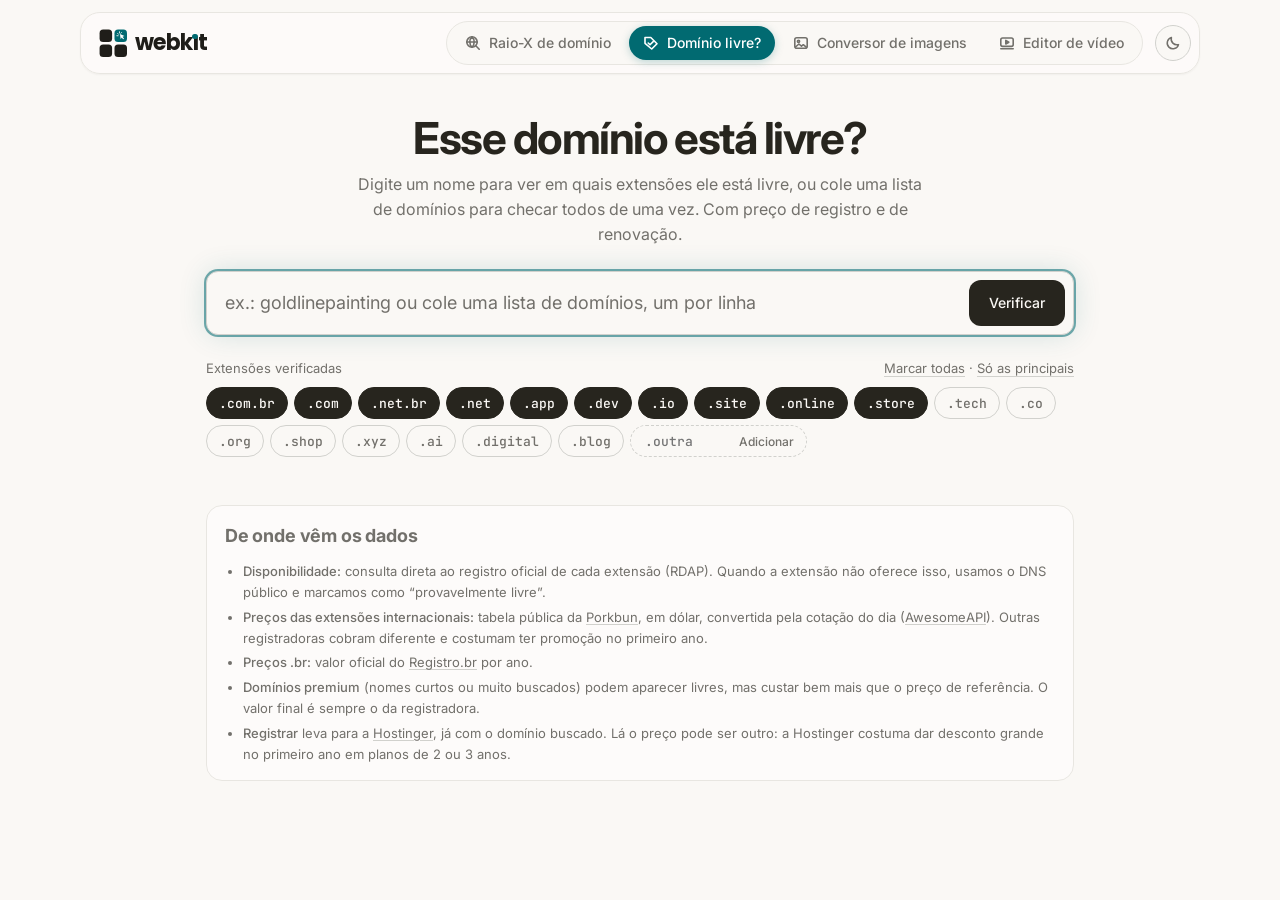
<file: disponibilidade.html>
<!doctype html>
<html lang="pt-BR">
<head>
<meta charset="utf-8">
<meta name="viewport" content="width=device-width,initial-scale=1">
<title>Disponibilidade de Domínio</title>
<meta name="description" content="Veja se um domínio está livre em várias extensões ao mesmo tempo (.com.br, .com, .dev, .io e outras), com preço de registro e renovação em reais.">
<script>
  (function(){ var t; try{ t = localStorage.getItem('rx-theme'); }catch(e){}
    if(t !== 'dark' && t !== 'light') t = matchMedia('(prefers-color-scheme: dark)').matches ? 'dark' : 'light';
    document.documentElement.setAttribute('data-theme', t);
    document.documentElement.classList.add('pl-on'); })();
</script>
<link rel="preconnect" href="https://fonts.googleapis.com">
<link rel="preconnect" href="https://fonts.gstatic.com" crossorigin>
<link href="https://fonts.googleapis.com/css2?family=Inter:wght@400;500;700&family=JetBrains+Mono:wght@400;500&display=swap" rel="stylesheet">
<link href="https://fonts.googleapis.com/css2?family=Poppins:wght@700&text=raio-xwebk%C4%B1t&display=swap" rel="stylesheet">
<link rel="icon" href="data:image/svg+xml,%3Csvg xmlns='http://www.w3.org/2000/svg' viewBox='0 0 24 24' fill='none' stroke-width='2' stroke-linecap='round' stroke-linejoin='round'%3E%3Cpath d='M3 12.5V4h8.5L21 13.5 13.5 21z' stroke='%2327251e'/%3E%3Cpath d='M8 12.5l2.5 2.5L15 10.5' stroke='%23016a71'/%3E%3C/svg%3E">
<link rel="stylesheet" href="assets/base.css?v=2">
<link rel="stylesheet" href="assets/motion.css?v=2">
<style>
/* Layout: coluna central de 900px. Busca grande no topo, extensões em chips, resumo e a lista de resultados (livres primeiro, do mais barato). */
.dv{max-width:900px;margin:0 auto;padding:40px 16px 72px;display:grid;gap:24px}
.dv-head{display:grid;gap:10px;justify-items:center;text-align:center}
.dv-head h1{margin:0;font-size:clamp(30px,4.4vw,44px);line-height:1.1;font-weight:700;letter-spacing:-.035em;text-wrap:balance}
.dv-head p{margin:0;max-width:58ch;color:var(--graphite);font-size:16px;line-height:1.55}
.dv-search{display:flex;gap:8px;padding:8px 8px 8px 18px;background:var(--parchment);border:1px solid var(--mist);border-radius:var(--r-input);box-shadow:0 0 0 1px rgba(var(--glow),.4),0 0 24px rgba(var(--glow),.10)}
.dv-search:focus-within{box-shadow:0 0 0 2px rgba(var(--glow),.55),0 0 28px rgba(var(--glow),.16)}
.dv-search{align-items:flex-end}
.dv-search textarea{flex:1;min-width:0;min-height:46px;max-height:240px;padding:10px 0;border:0;background:transparent;color:var(--ink);font:400 18px/1.45 var(--font);outline:none;resize:none;overflow-y:auto}
.dv-search textarea::placeholder{color:var(--graphite)}
.bar-r{display:flex;align-items:center;gap:12px;flex-wrap:wrap}
.dv-search .btn{height:46px;padding:0 20px}
.recent{display:flex;flex-wrap:wrap;align-items:center;gap:6px;margin-top:-12px}
.recent .lbl{font-size:13px;color:var(--graphite);margin-right:2px}
.rc{display:inline-flex;align-items:center;gap:6px;height:30px;padding:0 6px 0 12px;border:1px solid var(--hair);border-radius:var(--r-pill);background:var(--paper);color:var(--ink);font:500 13px var(--mono);cursor:pointer}
.rc:hover{border-color:var(--mist)}
.rc.on{border-color:var(--teal);box-shadow:0 0 0 1px var(--teal)}
.rc small{padding:1px 7px;border-radius:var(--r-pill);background:var(--parchment);color:var(--graphite);font:500 11px var(--font)}
.rc-clear{border:0;background:none;padding:0 4px;color:var(--ash);font:400 12px var(--font);text-decoration:underline;text-decoration-color:var(--mist);cursor:pointer}
.dv-search .btn.busy::before{content:"";width:12px;height:12px;border-radius:50%;border:2px solid rgba(255,255,255,.35);border-top-color:currentColor;animation:spin .8s linear infinite}
.exts{display:grid;gap:10px}
.exts-h{display:flex;flex-wrap:wrap;justify-content:space-between;align-items:center;gap:8px;font-size:13px;color:var(--graphite)}
.exts-h button{border:0;background:none;padding:0;color:var(--graphite);font:400 13px var(--font);text-decoration:underline;text-decoration-color:var(--mist);text-underline-offset:3px;cursor:pointer}
.exts-h button:hover{color:var(--ink)}
.chips{display:flex;flex-wrap:wrap;gap:6px}
.chip{position:relative}
.chip input{position:absolute;opacity:0;pointer-events:none}
.chip span{display:inline-flex;align-items:center;height:32px;padding:0 12px;border:1px solid var(--mist);border-radius:var(--r-pill);font:500 13px var(--mono);color:var(--graphite);cursor:pointer;transition:background-color .15s,color .15s,border-color .15s}
.chip input:checked + span{background:var(--ink);border-color:var(--ink);color:var(--parchment)}
.chip input:focus-visible + span{outline:2px solid var(--teal);outline-offset:2px}
.addext{display:inline-flex;align-items:center;gap:4px;height:32px;padding:0 4px 0 12px;border:1px dashed var(--mist);border-radius:var(--r-pill)}
.addext input{width:84px;border:0;background:transparent;color:var(--ink);font:500 13px var(--mono);outline:none}
.addext button{height:24px;padding:0 8px;border:0;border-radius:var(--r-pill);background:var(--parchment);color:var(--graphite);font:500 12px var(--font);cursor:pointer}

.summary{display:grid;grid-template-columns:repeat(3,minmax(0,1fr));gap:12px}
@media (max-width:640px){.summary{grid-template-columns:minmax(0,1fr)}}
.sum{padding:16px;background:var(--paper);border-radius:var(--r-card);box-shadow:var(--shadow);display:grid;gap:4px;min-width:0}
.sum .k{font-size:13px;color:var(--graphite)}
.sum .v{font-size:24px;font-weight:700;letter-spacing:-.02em;line-height:1.2;overflow-wrap:anywhere}
.sum .d{font-size:13px;color:var(--graphite)}
.sum .v.dom{font:500 16px/1.35 var(--mono);letter-spacing:0;padding-block:5px}

.bar{display:flex;flex-wrap:wrap;justify-content:space-between;align-items:center;gap:8px}
.filters{display:flex;gap:4px;padding:3px;border:1px solid var(--hair);border-radius:var(--r-pill);background:var(--parchment)}
.filters button{height:30px;padding:0 14px;border:0;border-radius:var(--r-pill);background:transparent;color:var(--graphite);font:500 13px var(--font);cursor:pointer}
.filters button[aria-pressed="true"]{background:var(--teal);color:var(--on-teal)}
.bar .note{font-size:12px;color:var(--ash)}

.results{list-style:none;margin:0;padding:0;display:grid;gap:8px}
.row{display:grid;grid-template-columns:minmax(0,1.3fr) auto minmax(0,1.2fr) auto;gap:8px 16px;align-items:center;padding:14px 16px;background:var(--paper);border:1px solid var(--hair);border-radius:var(--r-input);animation:rowin .35s ease both}
@keyframes rowin{from{transform:translateY(6px)}to{transform:none}}
@media (prefers-reduced-motion:reduce){.row{animation:none}}
.row.free{border-color:color-mix(in srgb, var(--teal) 35%, var(--hair))}
.row .name{font:500 16px var(--mono);overflow-wrap:anywhere}
.row .name small{display:block;font:400 12px var(--font);color:var(--graphite);margin-top:2px}
.row .price{font-size:14px;line-height:1.4}
.row .price b{font-size:17px;font-weight:700}
.row .price small{display:block;font-size:12px;color:var(--graphite)}
.row .act{justify-self:end}
.row .act .btn{height:36px;padding:0 14px;font-size:13px}
.row .act .ghost{height:36px}
.st{justify-self:start}
.pill.load{border-color:var(--mist);color:var(--graphite)}
.pill.load::before{content:"";width:8px;height:8px;margin-right:6px;border-radius:50%;border:1.5px solid var(--mist);border-top-color:var(--teal);animation:spin .8s linear infinite}
.warnline{grid-column:1/-1;font-size:12px;color:var(--ink);display:flex;align-items:center;gap:6px}
.warnline::before{content:"!";display:inline-grid;place-items:center;width:16px;height:16px;border-radius:50%;background:var(--ink);color:var(--parchment);font:700 10px var(--font)}
@media (max-width:640px){
  .row{grid-template-columns:minmax(0,1fr) auto}
  .row .price{grid-column:1/-1}
  .row .act{grid-column:1/-1;justify-self:stretch}
  .row .act .btn,.row .act .ghost{width:100%;justify-content:center}
}
.empty{padding:40px 16px;text-align:center;color:var(--graphite);background:var(--paper);border-radius:var(--r-card);border:1px dashed var(--mist)}
.sugg h2,.sources h2{margin:0 0 10px;font-size:18px;font-weight:700;letter-spacing:-.01em}
.sugg-list{display:flex;flex-wrap:wrap;gap:8px}
.sg{display:inline-flex;align-items:center;gap:8px;height:36px;padding:0 6px 0 12px;border:1px solid var(--hair);border-radius:var(--r-pill);background:var(--paper);font:500 13px var(--mono);color:var(--ink);text-decoration:none}
.sg .pill{font-family:var(--font)}
.sg:hover{border-color:var(--mist)}
.sources{padding:16px 18px;border-radius:var(--r-card);background:var(--paper);border:1px solid var(--hair);font-size:13px;color:var(--graphite);line-height:1.6}
.sources ul{margin:0;padding-left:18px;display:grid;gap:4px}
.sources a{color:var(--graphite)}
</style>
</head>
<body>
<header class="topbar">
  <div class="topbar-in">
    <a class="hub-brand wk" href="./" aria-label="webkit, página inicial"><svg class="wk-icon" viewBox="0 0 48 48" aria-hidden="true"><rect x="1" y="1" width="21" height="21" rx="6" style="fill:var(--logo-ink)"/><rect x="26" y="1" width="21" height="21" rx="6" style="fill:var(--teal)"/><rect x="1" y="26" width="21" height="21" rx="6" style="fill:var(--logo-ink)"/><rect x="26" y="26" width="21" height="21" rx="6" style="fill:var(--logo-ink)"/><path d="M35.2 8.6l7.6 3.3-3.3 1.1 2.6 3.2-1.5 1.2-2.6-3.2-1.6 2.9z" fill="#fff"/><path d="M31.3 7.4l1.5 1.5M34.4 4.6v2.1M30 11.3h2.1M37.8 5.9l-1.2 1.2" stroke="#fff" stroke-width="1.4" stroke-linecap="round" fill="none"/></svg><span class="wk-word" aria-hidden="true">webk<span class="wk-i">&#305;</span>t</span></a>
    <nav class="topnav" aria-label="Ferramentas">
      <a href="raio-x.html"><svg viewBox="0 0 16 16" aria-hidden="true"><circle cx="7" cy="7" r="5.2"/><path d="M1.8 7h10.4M7 1.8c-1.5 1.4-2.2 3.1-2.2 5.2s.7 3.8 2.2 5.2M7 1.8c1.5 1.4 2.2 3.1 2.2 5.2s-.7 3.8-2.2 5.2M10.8 10.8l3.4 3.4"/></svg>Raio-X<span class="nav-long"> de domínio</span></a>
      <a href="disponibilidade.html" aria-current="page"><svg viewBox="0 0 16 16" aria-hidden="true"><path d="M2 8.3V2.5h5.8L14 8.7 8.7 14z"/><path d="M5.2 8l1.8 1.8 3.2-3.2"/></svg>Domínio<span class="nav-long"> livre?</span></a>
      <a href="conversor.html"><svg viewBox="0 0 16 16" aria-hidden="true"><rect x="1.8" y="2.8" width="12.4" height="10.4" rx="2"/><circle cx="5.5" cy="6.3" r="1.1"/><path d="M2.5 12l3.4-3 2.6 2.1 1.8-1.4 3.2 2.6"/></svg>Conversor<span class="nav-long"> de imagens</span></a>
      <a href="editor.html"><svg viewBox="0 0 16 16" aria-hidden="true"><rect x="1.8" y="3" width="12.4" height="8.4" rx="1.8"/><path d="M6.8 5.4v3.6l3-1.8z"/><path d="M1.8 13.8h12.4"/></svg>Editor<span class="nav-long"> de vídeo</span></a>
    </nav>
    <button class="theme-btn" id="theme" type="button" aria-label="Ativar modo escuro" title="Ativar modo escuro">
      <svg class="i-moon" viewBox="0 0 16 16" aria-hidden="true"><path d="M13.5 9.6A5.75 5.75 0 0 1 6.4 2.5a5.75 5.75 0 1 0 7.1 7.1z"/></svg>
      <svg class="i-sun" viewBox="0 0 16 16" aria-hidden="true"><circle cx="8" cy="8" r="3"/><path d="M8 1v1.5M8 13.5V15M1 8h1.5M13.5 8H15M3.05 3.05l1.06 1.06M11.89 11.89l1.06 1.06M3.05 12.95l1.06-1.06M11.89 4.11l1.06-1.06"/></svg>
    </button>
  </div>
</header>

<main class="dv">
  <section class="dv-head" data-reveal>
    <h1>Esse domínio está livre?</h1>
    <p>Digite um nome para ver em quais extensões ele está livre, ou cole uma lista de domínios para checar todos de uma vez. Com preço de registro e de renovação.</p>
  </section>

  <form class="dv-search" id="f" autocomplete="off" role="search" data-reveal>
    <label for="q" hidden>Nome ou domínio</label>
    <textarea id="q" rows="1" placeholder="ex.: goldlinepainting ou cole uma lista de domínios, um por linha" spellcheck="false" autocapitalize="off" autocomplete="off"></textarea>
    <button class="btn" id="go" type="submit">Verificar</button>
  </form>

  <div class="recent" id="recent" hidden aria-label="Buscas recentes"></div>

  <section class="exts" aria-label="Extensões verificadas" data-reveal>
    <div class="exts-h"><span>Extensões verificadas</span><span><button type="button" id="all">Marcar todas</button> · <button type="button" id="popular">Só as principais</button></span></div>
    <div class="chips" id="chips"></div>
  </section>

  <section class="summary" id="summary" hidden aria-live="polite"></section>

  <div class="bar" id="bar" hidden>
    <div class="filters" role="group" aria-label="Filtrar">
      <button type="button" data-f="all" aria-pressed="true">Todas</button>
      <button type="button" data-f="free" aria-pressed="false">Livres</button>
      <button type="button" data-f="taken" aria-pressed="false">Registradas</button>
    </div>
    <span class="bar-r"><span class="note" id="fxnote"></span><button class="ghost" id="copyfree" type="button">Copiar livres</button></span>
  </div>

  <ul class="results" id="results" aria-live="polite"></ul>

  <section class="sugg" id="sugg" hidden>
    <h2>Outras ideias de nome</h2>
    <div class="sugg-list" id="sugg-list"></div>
  </section>

  <section class="sources" data-reveal>
    <h2>De onde vêm os dados</h2>
    <ul>
      <li><b>Disponibilidade:</b> consulta direta ao registro oficial de cada extensão (RDAP). Quando a extensão não oferece isso, usamos o DNS público e marcamos como “provavelmente livre”.</li>
      <li><b>Preços das extensões internacionais:</b> tabela pública da <a href="https://porkbun.com/products/domains" target="_blank" rel="noopener">Porkbun</a>, em dólar, convertida pela cotação do dia (<a href="https://docs.awesomeapi.com.br/" target="_blank" rel="noopener">AwesomeAPI</a>). Outras registradoras cobram diferente e costumam ter promoção no primeiro ano.</li>
      <li><b>Preços .br:</b> valor oficial do <a href="https://registro.br/" target="_blank" rel="noopener">Registro.br</a> por ano.</li>
      <li><b>Domínios premium</b> (nomes curtos ou muito buscados) podem aparecer livres, mas custar bem mais que o preço de referência. O valor final é sempre o da registradora.</li>
      <li><b>Registrar</b> leva para a <a href="https://www.hostinger.com/br/registro-de-dominio" target="_blank" rel="noopener">Hostinger</a>, já com o domínio buscado. Lá o preço pode ser outro: a Hostinger costuma dar desconto grande no primeiro ano em planos de 2 ou 3 anos.</li>
    </ul>
  </section>
</main>
<div class="toast" id="toast" role="status"></div>

<script>
'use strict';
const $ = s => document.querySelector(s);
const esc = v => String(v ?? '').replace(/[&<>"']/g, c => ({'&':'&amp;','<':'&lt;','>':'&gt;','"':'&quot;',"'":'&#39;'}[c]));
function toast(msg){ const t = $('#toast'); t.textContent = msg; t.classList.add('show'); clearTimeout(t._h); t._h = setTimeout(() => t.classList.remove('show'), 2400); }
const brl = new Intl.NumberFormat('pt-BR', {style: 'currency', currency: 'BRL'});
const store = (k, v) => { try{ if(v === undefined) return JSON.parse(localStorage.getItem(k)); localStorage.setItem(k, JSON.stringify(v)); }catch{ return null; } };

// Extensões oferecidas. As "principais" vêm marcadas.
const EXTS = ['com.br', 'com', 'net.br', 'net', 'app', 'dev', 'io', 'site', 'online', 'store', 'tech', 'co', 'org', 'shop', 'xyz', 'ai', 'digital', 'blog'];
const POPULAR = ['com.br', 'com', 'net.br', 'net', 'app', 'dev', 'io', 'site', 'online', 'store'];
// Preço oficial do Registro.br por ano (R$). Atualizar aqui se o Registro.br mudar a tabela.
const BR_PRICE = 40;
const isBr = tld => /(^|\.)br$/.test(tld);

async function fetchJSON(url, opts = {}, ms = 12000){
  const c = new AbortController(), t = setTimeout(() => c.abort(), ms);
  try{
    const r = await fetch(url, {...opts, signal: c.signal});
    const e = new Error('HTTP ' + r.status); e.status = r.status;
    if(!r.ok) throw e;
    return await r.json();
  } finally { clearTimeout(t); }
}

/* ---------- preços ---------- */
// Tabela da Porkbun (US$), guardada 24 h; cotação do dólar guardada 6 h
async function loadPrices(){
  const c = store('dv-prices');
  if(c && Date.now() - c.ts < 864e5) return c.p;
  const j = await fetchJSON('https://api.porkbun.com/api/json/v3/pricing/get', {method: 'POST', body: '{}', headers: {'content-type': 'text/plain'}}, 30000);
  const p = {};
  for(const [tld, v] of Object.entries(j.pricing || {})) p[tld] = [+v.registration, +v.renewal];
  store('dv-prices', {ts: Date.now(), p});
  return p;
}
async function loadRate(){
  const c = store('dv-fx');
  if(c && Date.now() - c.ts < 6 * 36e5) return c;
  const j = await fetchJSON('https://economia.awesomeapi.com.br/json/last/USD-BRL', {}, 10000);
  const fx = {ts: Date.now(), rate: +j.USDBRL.bid};
  store('dv-fx', fx);
  return fx;
}
let PRICES = null, FX = null;
const pricesReady = Promise.all([loadPrices().catch(() => null), loadRate().catch(() => null)]).then(([p, fx]) => { PRICES = p; FX = fx; });
// preço em R$ de uma extensão: {reg, ren, usd:[reg,ren]} ou null
function priceOf(tld){
  if(isBr(tld)) return {reg: BR_PRICE, ren: BR_PRICE, src: 'Registro.br'};
  const p = PRICES?.[tld];
  if(!p || !FX) return null;
  return {reg: p[0] * FX.rate, ren: p[1] * FX.rate, usd: p, src: 'Porkbun'};
}

/* ---------- disponibilidade ---------- */
// RDAP: 404 = não existe no registro (livre); 200 = registrado. Sem RDAP, cai para o DNS.
async function bootstrap(){
  const c = store('rx-rdap-boot');
  if(c && Date.now() - c.ts < 7 * 864e5) return c.data;
  const data = await fetchJSON('https://data.iana.org/rdap/dns.json', {}, 10000);
  store('rx-rdap-boot', {ts: Date.now(), data});
  return data;
}
const bootReady = bootstrap().catch(() => null);
function rdapBase(boot, domain){
  const tld = domain.split('.').pop();
  for(const [tlds, urls] of boot?.services || []) if(tlds.includes(tld)) return urls.find(u => u.startsWith('https')) || urls[0];
  return null;
}
function vcardName(ent){ for(const [k, , , v] of ent?.vcardArray?.[1] || []) if(k === 'fn') return v; return ent?.handle; }
// resultados ficam guardados por 10 minutos: repetir uma busca é instantâneo
const CHECK_TTL = 10 * 60 * 1000, checkCache = new Map();
async function check(domain){
  const hit = checkCache.get(domain);
  if(hit && Date.now() - hit.ts < CHECK_TTL) return hit.res;
  const res = await checkLive(domain);
  if(res.state !== 'unknown') checkCache.set(domain, {ts: Date.now(), res});
  return res;
}
async function checkLive(domain){
  const boot = await bootReady, base = rdapBase(boot, domain);
  if(base){
    try{
      const d = await fetchJSON(base.replace(/\/?$/, '/') + 'domain/' + domain, {headers: {accept: 'application/rdap+json'}}, 12000);
      const ents = []; (function walk(l){ for(const e of l || []){ ents.push(e); walk(e.entities); } })(d.entities);
      const reg = ents.find(e => (e.roles || []).includes('registrar'));
      const exp = (d.events || []).find(e => e.eventAction === 'expiration')?.eventDate;
      return {state: 'taken', registrar: reg ? vcardName(reg) : isBr(domain.split('.').slice(-2).join('.')) ? 'Registro.br' : null, expires: exp, how: 'rdap'};
    }catch(e){
      if(e.status === 404) return {state: 'free', how: 'rdap'};
      // outros erros (limite de consultas, fora do ar): tenta pelo DNS
    }
  }
  try{
    const j = await fetchJSON(`https://dns.google/resolve?name=${encodeURIComponent(domain)}&type=NS`, {headers: {accept: 'application/dns-json'}}, 8000);
    if(j.Status === 3) return {state: 'maybe', how: 'dns'};
    if((j.Answer || []).length || j.Status === 0) return {state: 'taken', how: 'dns'};
  }catch{}
  return {state: 'unknown'};
}

/* ---------- entrada ---------- */
function parseInput(raw){
  let s = (raw || '').trim().toLowerCase();
  if(!s) return null;
  s = s.replace(/^[a-z]+:\/\//, '').replace(/^[^@\/]*@/, '').replace(/[\/?#:].*$/, '').replace(/^www\./, '').replace(/\.$/, '');
  try{ s = new URL('http://' + s).hostname; }catch{ return null; }
  // separa o nome da extensão: tenta as extensões conhecidas (as de 2 níveis primeiro)
  const known = [...EXTS, ...customExts()].sort((a, b) => b.length - a.length);
  let base = s, ext = null;
  for(const e of known) if(s.endsWith('.' + e)){ base = s.slice(0, -e.length - 1); ext = e; break; }
  if(!ext && s.includes('.')){ const parts = s.split('.'); ext = parts.pop(); base = parts.join('.'); }
  base = base.split('.').pop();
  if(!/^[a-z0-9](?:[a-z0-9-]{0,61}[a-z0-9])?$/.test(base) && !/^xn--/.test(base)) return null;
  return {base, ext};
}
const customExts = () => store('dv-custom') || [];

/* ---------- tela ---------- */
function renderChips(){
  const sel = new Set(store('dv-sel') || POPULAR);
  const all = [...EXTS, ...customExts().filter(e => !EXTS.includes(e))];
  $('#chips').innerHTML = all.map(e => `<label class="chip"><input type="checkbox" value="${esc(e)}"${sel.has(e) ? ' checked' : ''}><span>.${esc(e)}</span></label>`).join('') +
    `<span class="addext"><input id="newext" placeholder=".outra" aria-label="Adicionar extensão" spellcheck="false" autocapitalize="off"><button type="button" id="addext">Adicionar</button></span>`;
}
const selected = () => [...document.querySelectorAll('#chips input[type=checkbox]:checked')].map(i => i.value);
function saveSel(){ store('dv-sel', selected()); }

let run = 0, rows = [], filter = 'all', current = null;
const STATUS = {
  load:    '<span class="pill load st">verificando</span>',
  free:    '<span class="pill ok st">Livre</span>',
  maybe:   '<span class="pill ok st">Provavelmente livre</span>',
  taken:   '<span class="pill bad st">Registrado</span>',
  unknown: '<span class="pill st">Não deu para verificar</span>',
};
const fmtDate = s => { const d = new Date(s); return isNaN(d) ? '' : d.toLocaleDateString('pt-BR', {month: 'short', year: 'numeric'}); };
// todos os botões "Registrar" levam para a busca de domínio da Hostinger, já com o domínio preenchido.
// Para usar link de afiliado, coloque os parâmetros aqui (ex.: 'REFERRALCODE=seucodigo').
const HOSTINGER_EXTRA = '';
function buyUrl(domain){
  return `https://www.hostinger.com/br/domain-name-results?domain=${encodeURIComponent(domain)}&from=domain-name-search${HOSTINGER_EXTRA ? '&' + HOSTINGER_EXTRA : ''}`;
}
function rowHTML(r){
  const free = r.state === 'free' || r.state === 'maybe';
  const p = priceOf(r.tld);
  let price = '<span class="muted small">sem preço de referência</span>';
  if(p) price = `<b>${brl.format(p.reg)}</b>/ano<small>renova por ${brl.format(p.ren)}/ano${p.usd ? ` · US$ ${p.usd[0].toFixed(2).replace('.', ',')}` : ''}</small>`;
  if(r.state === 'taken') price = `<span class="small muted">${r.registrar ? esc(r.registrar) : 'Já tem dono'}${r.expires ? ` · vence ${esc(fmtDate(r.expires))}` : ''}</span>`;
  if(r.state === 'load') price = '<span class="small muted">consultando o registro…</span>';
  let act = '';
  if(free) act = `<a class="btn teal" href="${buyUrl(r.domain)}" target="_blank" rel="noopener">Registrar na Hostinger ↗</a>`;
  else if(r.state === 'taken') act = `<a class="ghost" href="raio-x.html#${encodeURIComponent(r.domain)}">Ver no Raio-X</a>`;
  const warn = free && p && p.ren > p.reg * 1.4 ? `<div class="warnline">Renovação ${Math.round((p.ren / p.reg - 1) * 100)}% mais cara que o primeiro ano.</div>` : '';
  return `<li class="row${free ? ' free' : ''}" data-state="${r.state}">
    <div class="name">${esc(r.domain)}<small>${r.state === 'maybe' ? 'sem consulta oficial para esta extensão; confira na registradora' : r.state === 'unknown' ? 'o registro não respondeu agora' : '.' + esc(r.tld)}</small></div>
    ${STATUS[r.state]}
    <div class="price">${price}</div>
    <div class="act">${act}</div>${warn}
  </li>`;
}
function sortRows(list){
  // lista colada: mantém a ordem em que foi escrita
  if(current?.bulk) return [...list].sort((a, b) => a.order - b.order);
  const rank = {free: 0, maybe: 1, load: 2, unknown: 3, taken: 4};
  // ordena pelo custo de manter (renovação), não pela promoção do primeiro ano
  return [...list].sort((a, b) => rank[a.state] - rank[b.state] || (priceOf(a.tld)?.ren ?? 1e9) - (priceOf(b.tld)?.ren ?? 1e9) || (a.order - b.order));
}
function render(){
  const list = sortRows(rows).filter(r => filter === 'all' || (filter === 'free' ? ['free', 'maybe'].includes(r.state) : r.state === 'taken'));
  $('#results').innerHTML = list.length ? list.map(rowHTML).join('') : (rows.length ? '<li class="empty">Nada nesse filtro.</li>' : '');
  // resumo
  const done = rows.filter(r => r.state !== 'load'), free = rows.filter(r => ['free', 'maybe'].includes(r.state));
  const cheapest = free.map(r => ({r, p: priceOf(r.tld)})).filter(x => x.p).sort((a, b) => a.p.ren - b.p.ren)[0];
  const exact = current?.ext ? rows.find(r => r.tld === current.ext) : null;
  $('#summary').hidden = !rows.length;
  $('#summary').innerHTML = `
    <div class="sum"><span class="k">${exact ? esc(exact.domain) : 'Livres'}</span><span class="v">${exact ? (exact.state === 'load' ? '…' : ['free', 'maybe'].includes(exact.state) ? 'Livre' : exact.state === 'taken' ? 'Registrado' : '?') : `${free.length} de ${rows.length}`}</span><span class="d">${exact ? 'o domínio que você digitou' : done.length < rows.length ? `verificando… ${done.length} de ${rows.length}` : current?.bulk ? 'domínios livres' : 'extensões livres'}</span></div>
    <div class="sum"><span class="k">${current?.bulk ? 'Mais barato para manter' : 'Mais barata para manter'}</span><span class="v${current?.bulk ? ' dom' : ''}">${cheapest ? (current?.bulk ? esc(cheapest.r.domain) : '.' + esc(cheapest.r.tld)) : done.length < rows.length ? '…' : '—'}</span><span class="d">${cheapest ? `${brl.format(cheapest.p.ren)}/ano na renovação` : 'nenhum livre com preço'}</span></div>
    <div class="sum"><span class="k">${current?.bulk ? 'Registrados' : 'Registradas'}</span><span class="v">${rows.filter(r => r.state === 'taken').length}</span><span class="d">já têm dono</span></div>`;
  $('#bar').hidden = !rows.length;
  $('#fxnote').textContent = FX ? `Dólar a ${brl.format(FX.rate)} · preços de referência` : PRICES === null && rows.length ? 'carregando preços…' : '';
}

// aceita um nome, um domínio ou uma lista (um por linha, ou separados por vírgula, ponto e vírgula ou espaço)
const MAX_LIST = 60;
function parseList(raw){ return (raw || '').split(/[\s,;]+/).map(s => s.trim()).filter(Boolean).map(parseInput).filter(Boolean); }

async function search(raw){
  const items = parseList(raw);
  if(!items.length){ toast('Digite um nome válido: letras, números e hífen'); return; }
  const bulk = items.length > 1;
  let list = [];
  if(!bulk){
    // um nome: checa nas extensões marcadas (e na que foi digitada, se houver)
    const p = items[0];
    let tlds = selected();
    if(p.ext && !tlds.includes(p.ext)) tlds = [p.ext, ...tlds];
    if(!tlds.length){ toast('Marque pelo menos uma extensão'); return; }
    list = tlds.map(tld => ({tld, domain: `${p.base}.${tld}`}));
  } else {
    // lista: cada domínio exatamente como foi escrito; nome sem extensão vai nas extensões marcadas
    for(const p of items){
      if(p.ext) list.push({tld: p.ext, domain: `${p.base}.${p.ext}`});
      else for(const tld of selected()) list.push({tld, domain: `${p.base}.${tld}`});
    }
    list = list.filter((d, i) => list.findIndex(x => x.domain === d.domain) === i);
    if(list.length > MAX_LIST){ toast(`Verificando os primeiros ${MAX_LIST} de ${list.length}`); list = list.slice(0, MAX_LIST); }
  }
  const id = ++run;
  current = bulk ? {bulk: true, count: list.length} : items[0];
  const q = $('#q');
  q.value = bulk ? list.map(d => d.domain).join('\n') : (items[0].ext ? `${items[0].base}.${items[0].ext}` : items[0].base);
  autosize();
  try{ history.replaceState(null, '', bulk ? location.pathname + location.search : '#' + encodeURIComponent(q.value)); }catch{}
  rows = list.map((d, order) => ({...d, order, state: 'load'}));
  // o botão nunca trava: uma busca nova cancela a anterior
  setBusy(true);
  $('#sugg').hidden = true;
  render();
  pricesReady.then(() => { if(id === run) render(); });
  // .br um por vez (o Registro.br limita consultas seguidas); as outras até 6 ao mesmo tempo
  const doRow = async r => { const res = await check(r.domain); if(id !== run) return; Object.assign(r, res); render(); };
  const br = rows.filter(r => isBr(r.tld)), other = rows.filter(r => !isBr(r.tld));
  let next = 0;
  const lane = async () => { while(next < other.length && id === run) await doRow(other[next++]); };
  await Promise.all([...Array.from({length: Math.min(6, other.length)}, lane),
    (async () => { for(const r of br){ if(id !== run) return; await doRow(r); await new Promise(res => setTimeout(res, 250)); } })()]);
  if(id !== run) return;
  setBusy(false);
  saveRecent(bulk ? null : items[0], rows);
  if(!bulk) suggestions(items[0].base, id);
}
function setBusy(on){ const b = $('#go'); b.classList.toggle('busy', on); b.textContent = on ? 'Verificando…' : 'Verificar'; }

/* ---------- buscas recentes ---------- */
function saveRecent(parsed, list){
  // lista: guarda todos os domínios e mostra "primeiro +N"
  const q = parsed ? (parsed.ext ? `${parsed.base}.${parsed.ext}` : parsed.base) : list.map(r => r.domain).join('\n');
  const label = parsed ? q : `${list[0].domain} +${list.length - 1}`;
  const free = list.filter(r => ['free', 'maybe'].includes(r.state)).length;
  const rec = (store('dv-recent') || []).filter(x => x.q !== q);
  rec.unshift({q, label, free, total: list.length});
  store('dv-recent', rec.slice(0, 8));
  renderRecent();
}
function renderRecent(){
  const rec = store('dv-recent') || [], box = $('#recent');
  box.hidden = !rec.length;
  const cur = $('#q').value;
  box.innerHTML = rec.length ? '<span class="lbl">Recentes:</span>' + rec.map((x, i) =>
    `<button class="rc${x.q === cur ? ' on' : ''}" type="button" data-i="${i}" title="${esc(x.q.includes('\n') ? x.q.split('\n').join(', ') : 'Verificar de novo')}">${esc(x.label || x.q)}<small>${x.free}/${x.total} livres</small></button>`).join('') +
    '<button class="rc-clear" type="button" id="rc-clear">limpar</button>' : '';
}
$('#recent').addEventListener('click', e => {
  if(e.target.id === 'rc-clear'){ store('dv-recent', []); renderRecent(); return; }
  const b = e.target.closest('[data-i]'); if(!b) return;
  const x = (store('dv-recent') || [])[+b.dataset.i]; if(!x) return;
  $('#q').value = x.q; autosize(); search(x.q); window.scrollTo({top: 0, behavior: 'smooth'});
});

// copia só os domínios livres, um por linha
async function copyFree(){
  const free = sortRows(rows).filter(r => ['free', 'maybe'].includes(r.state)).map(r => r.domain);
  if(!free.length){ toast('Nenhum domínio livre para copiar'); return; }
  const txt = free.join('\n');
  try{ await navigator.clipboard.writeText(txt); }
  catch{ const ta = document.createElement('textarea'); ta.value = txt; document.body.appendChild(ta); ta.select(); try{ document.execCommand('copy'); }catch{} ta.remove(); }
  toast(free.length === 1 ? '1 domínio livre copiado' : `${free.length} domínios livres copiados`);
}

// campo de busca cresce com a lista colada
function autosize(){ const q = $('#q'); q.style.height = 'auto'; q.style.height = Math.min(q.scrollHeight, 240) + 'px'; }

// variações do nome, checadas em .com.br e .com
async function suggestions(base, id){
  const vars = [...new Set([`${base}br`, `meu${base}`, `${base}oficial`, `${base}online`, base.endsWith('s') ? null : `${base}s`,
    base.includes('-') ? base.replace(/-/g, '') : null].filter(v => v && v.length <= 63 && v !== base))].slice(0, 5);
  const list = vars.flatMap(v => ['com.br', 'com'].map(tld => ({domain: `${v}.${tld}`, tld, state: 'load'})));
  const box = $('#sugg-list');
  const draw = () => {
    const free = list.filter(s => ['free', 'maybe'].includes(s.state));
    $('#sugg').hidden = !free.length && list.every(s => s.state !== 'load');
    box.innerHTML = free.map(s => `<a class="sg" href="${buyUrl(s.domain, s.tld)}" target="_blank" rel="noopener">${esc(s.domain)} <span class="pill ok">Livre</span></a>`).join('')
      || (list.some(s => s.state === 'load') ? '<span class="loading">procurando variações livres…</span>' : '');
  };
  $('#sugg').hidden = false; draw();
  const other = list.filter(s => !isBr(s.tld)), br = list.filter(s => isBr(s.tld));
  await Promise.all([Promise.all(other.map(async s => { Object.assign(s, await check(s.domain)); if(id === run) draw(); })),
    (async () => { for(const s of br){ Object.assign(s, await check(s.domain)); if(id === run) draw(); await new Promise(r => setTimeout(r, 250)); } })()]);
  if(id === run) draw();
}

/* ---------- eventos ---------- */
$('#f').addEventListener('submit', e => { e.preventDefault(); search($('#q').value); });
// Enter verifica; Shift + Enter pula linha
$('#q').addEventListener('keydown', e => { if(e.key === 'Enter' && !e.shiftKey){ e.preventDefault(); $('#f').requestSubmit(); } });
$('#q').addEventListener('input', autosize);
$('#copyfree').addEventListener('click', copyFree);
$('#chips').addEventListener('change', e => { if(e.target.matches('input[type=checkbox]')) saveSel(); });
document.querySelector('.filters').addEventListener('click', e => {
  const b = e.target.closest('[data-f]'); if(!b) return;
  filter = b.dataset.f;
  document.querySelectorAll('.filters button').forEach(x => x.setAttribute('aria-pressed', x === b));
  render();
});
$('#all').addEventListener('click', () => { document.querySelectorAll('#chips input[type=checkbox]').forEach(i => { i.checked = true; }); saveSel(); });
$('#popular').addEventListener('click', () => { document.querySelectorAll('#chips input[type=checkbox]').forEach(i => { i.checked = POPULAR.includes(i.value); }); saveSel(); });
$('#chips').addEventListener('click', e => {
  if(e.target.id !== 'addext') return;
  const v = $('#newext').value.trim().toLowerCase().replace(/^\./, '');
  if(!/^[a-z0-9-]{2,24}(\.[a-z]{2,6})?$/.test(v)){ toast('Extensão inválida, ex.: .blog ou .art.br'); return; }
  const c = customExts(); if(!c.includes(v) && !EXTS.includes(v)) store('dv-custom', [...c, v]);
  const sel = new Set(selected()); sel.add(v); store('dv-sel', [...sel]);
  renderChips();
});
$('#chips').addEventListener('keydown', e => { if(e.target.id === 'newext' && e.key === 'Enter'){ e.preventDefault(); $('#addext').click(); } });

// tema
const themeBtn = $('#theme');
function syncThemeBtn(){ const dark = document.documentElement.dataset.theme === 'dark'; const l = dark ? 'Ativar modo claro' : 'Ativar modo escuro'; themeBtn.setAttribute('aria-label', l); themeBtn.title = l; }
themeBtn.addEventListener('click', () => { const next = document.documentElement.dataset.theme === 'dark' ? 'light' : 'dark'; document.documentElement.dataset.theme = next; try{ localStorage.setItem('rx-theme', next); }catch{} syncThemeBtn(); });
syncThemeBtn();

renderChips();
renderRecent();
// link direto: disponibilidade.html#nome
const fromHash = () => decodeURIComponent(location.hash.slice(1));
addEventListener('hashchange', () => { const v = fromHash(); if(v && v !== $('#q').value) search(v); });
if(location.hash.length > 1) search(fromHash());
else $('#q').focus();
</script>
<script src="assets/site.js"></script>
</body>
</html>
</file>
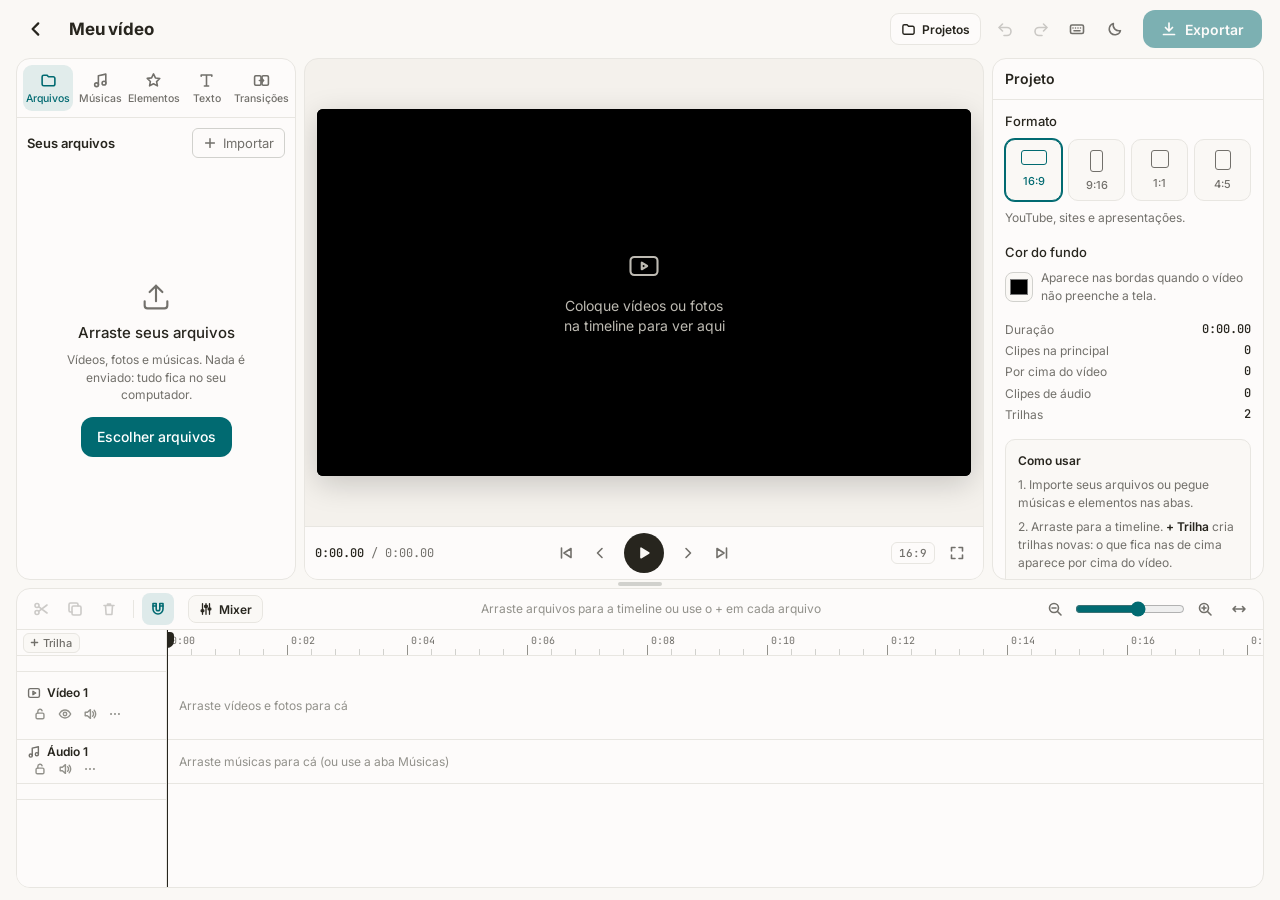
<file: editor.html>
<!doctype html>
<html lang="pt-BR">
<head>
<meta charset="utf-8">
<meta name="viewport" content="width=device-width,initial-scale=1,viewport-fit=cover">
<title>Editor de Vídeo</title>
<meta name="description" content="Editor de vídeo simples no navegador: junte e corte vídeos na timeline, adicione música e exporte em MP4. Sem enviar arquivos, sem conta.">
<script>
  (function(){ var t; try{ t = localStorage.getItem('rx-theme'); }catch(e){}
    if(t !== 'dark' && t !== 'light') t = matchMedia('(prefers-color-scheme: dark)').matches ? 'dark' : 'light';
    document.documentElement.setAttribute('data-theme', t);
    document.documentElement.classList.add('pl-on'); })();
</script>
<link rel="preconnect" href="https://fonts.googleapis.com">
<link rel="preconnect" href="https://fonts.gstatic.com" crossorigin>
<link href="https://fonts.googleapis.com/css2?family=Inter:wght@400;500;700&family=JetBrains+Mono:wght@400;500&display=swap" rel="stylesheet">
<link href="https://fonts.googleapis.com/css2?family=Poppins:wght@700&text=raio-xwebk%C4%B1t&display=swap" rel="stylesheet">
<link rel="icon" href="data:image/svg+xml,%3Csvg xmlns='http://www.w3.org/2000/svg' viewBox='0 0 28 28' fill='none' stroke-width='2.4' stroke-linecap='round' stroke-linejoin='round'%3E%3Crect x='3' y='5' width='22' height='15' rx='3' stroke='%2327251e'/%3E%3Cpath d='M12 9.5v6l5-3z' fill='%23016a71' stroke='%23016a71'/%3E%3Cpath d='M3 24h22M10 22v4' stroke='%23016a71'/%3E%3C/svg%3E">
<link href="https://fonts.googleapis.com/css2?family=Bebas+Neue&family=Montserrat:wght@800;900&family=Permanent+Marker&family=Playfair+Display:ital,wght@0,700;1,700&family=Poppins:wght@600;800&family=Inter:wght@600;700;900&display=swap" rel="stylesheet">
<link rel="stylesheet" href="assets/base.css?v=2">
<link rel="stylesheet" href="assets/motion.css?v=2">
<link rel="stylesheet" href="assets/editor.css?v=16">
</head>
<body class="ed-page">
<main class="ed" id="ed">
  <!-- barra do projeto -->
  <div class="ed-bar">
    <div class="ed-bar-l">
      <a class="back" href="./" title="Voltar para o webkit" aria-label="Voltar para a página inicial do webkit"><svg viewBox="0 0 16 16" aria-hidden="true"><path d="M10 3 5 8l5 5"/></svg></a>
      <input class="proj-name" id="proj-name" value="Meu vídeo" aria-label="Nome do projeto" spellcheck="false" maxlength="60">
      <span class="save-st" id="save-st" aria-live="polite"></span>
    </div>
    <div class="ed-bar-r">
      <button class="proj-btn" id="proj-btn" type="button" title="Seus projetos salvos neste navegador"><svg viewBox="0 0 16 16" aria-hidden="true"><path d="M2 4.5A1.5 1.5 0 0 1 3.5 3h3l1.5 1.5h4.5A1.5 1.5 0 0 1 14 6v5.5a1.5 1.5 0 0 1-1.5 1.5h-9A1.5 1.5 0 0 1 2 11.5z"/></svg>Projetos</button>
      <button class="ib" id="undo" type="button" title="Desfazer (Ctrl+Z)" aria-label="Desfazer" disabled><svg viewBox="0 0 16 16"><path d="M5.5 3 2 6.5 5.5 10"/><path d="M2.5 6.5H10a4 4 0 0 1 0 8H7"/></svg></button>
      <button class="ib" id="redo" type="button" title="Refazer (Ctrl+Shift+Z)" aria-label="Refazer" disabled><svg viewBox="0 0 16 16"><path d="M10.5 3 14 6.5 10.5 10"/><path d="M13.5 6.5H6a4 4 0 0 0 0 8h3"/></svg></button>
      <button class="ib" id="keys-btn" type="button" title="Atalhos do teclado" aria-label="Atalhos do teclado" aria-haspopup="dialog"><svg viewBox="0 0 16 16"><rect x="1.5" y="4" width="13" height="8.5" rx="1.5"/><path d="M4 7h.01M6.5 7h.01M9 7h.01M11.5 7h.01M5 9.8h6"/></svg></button>
      <button class="theme-btn" id="theme" type="button" aria-label="Ativar modo escuro" title="Ativar modo escuro">
      <svg class="i-moon" viewBox="0 0 16 16" aria-hidden="true"><path d="M13.5 9.6A5.75 5.75 0 0 1 6.4 2.5a5.75 5.75 0 1 0 7.1 7.1z"/></svg>
      <svg class="i-sun" viewBox="0 0 16 16" aria-hidden="true"><circle cx="8" cy="8" r="3"/><path d="M8 1v1.5M8 13.5V15M1 8h1.5M13.5 8H15M3.05 3.05l1.06 1.06M11.89 11.89l1.06 1.06M3.05 12.95l1.06-1.06M11.89 4.11l1.06-1.06"/></svg>
    </button>
      <button class="btn teal" id="export-btn" type="button" disabled><svg viewBox="0 0 16 16" aria-hidden="true"><path d="M8 2v8M4.5 6.5 8 10l3.5-3.5M2.5 13.5h11"/></svg>Exportar</button>
    </div>
  </div>

  <!-- biblioteca: seus arquivos, músicas, elementos e transições -->
  <section class="pane media" id="media-pane" aria-label="Biblioteca">
    <div class="lib-tabs" role="tablist" aria-label="Biblioteca">
      <button role="tab" type="button" data-tab="files" aria-selected="true"><svg viewBox="0 0 16 16"><path d="M2 4.5A1.5 1.5 0 0 1 3.5 3h3l1.5 1.5h4.5A1.5 1.5 0 0 1 14 6v5.5a1.5 1.5 0 0 1-1.5 1.5h-9A1.5 1.5 0 0 1 2 11.5z"/></svg>Arquivos</button>
      <button role="tab" type="button" data-tab="music" aria-selected="false"><svg viewBox="0 0 16 16"><path d="M6 12V3.5l7-1.5v8.5"/><circle cx="4.3" cy="12" r="1.8"/><circle cx="11.3" cy="10.5" r="1.8"/></svg>Músicas</button>
      <button role="tab" type="button" data-tab="els" aria-selected="false"><svg viewBox="0 0 16 16"><path d="M8 1.8l1.8 3.8 4.1.5-3 2.9.8 4.1L8 11.1 4.3 13l.8-4.1-3-2.9 4.1-.5z"/></svg>Elementos</button>
      <button role="tab" type="button" data-tab="text" aria-selected="false"><svg viewBox="0 0 16 16"><path d="M3 4V2.8h10V4M8 2.8v10.4M6 13.2h4"/></svg>Texto</button>
      <button role="tab" type="button" data-tab="trans" aria-selected="false"><svg viewBox="0 0 16 16"><rect x="1.5" y="3.5" width="6" height="9" rx="1.2"/><rect x="8.5" y="3.5" width="6" height="9" rx="1.2"/><path d="M6 8h4M8.5 6.5 10 8l-1.5 1.5"/></svg>Transições</button>
    </div>

    <!-- arquivos do computador -->
    <div class="tab-panel media-body" data-panel="files" id="media-drop">
      <div class="panel-top"><span class="panel-t">Seus arquivos</span><button class="ghost sm" id="import" type="button"><svg viewBox="0 0 16 16" aria-hidden="true"><path d="M8 3v10M3 8h10"/></svg>Importar</button></div>
      <div class="media-empty" id="media-empty">
        <svg viewBox="0 0 24 24" aria-hidden="true"><path d="M12 15V4M7.5 8.5 12 4l4.5 4.5"/><path d="M4 15v3a2 2 0 0 0 2 2h12a2 2 0 0 0 2-2v-3"/></svg>
        <b>Arraste seus arquivos</b>
        <span>Vídeos, fotos e músicas. Nada é enviado: tudo fica no seu computador.</span>
        <button class="btn teal" id="import2" type="button">Escolher arquivos</button>
      </div>
      <ul class="media-grid" id="media-grid" aria-label="Arquivos importados"></ul>
      <input type="file" id="file" accept="video/*,image/*,audio/*" multiple hidden>
    </div>

    <!-- músicas e efeitos sonoros (Openverse: Jamendo e Freesound) -->
    <div class="tab-panel lib" data-panel="music" hidden>
      <div class="seg" id="mu-kind" role="group" aria-label="Tipo de som"><button type="button" data-v="music" aria-pressed="true">Músicas</button><button type="button" data-v="sfx" aria-pressed="false">Efeitos sonoros</button></div>
      <form class="lib-search" id="mu-form"><svg viewBox="0 0 16 16" aria-hidden="true"><circle cx="7" cy="7" r="4.5"/><path d="M10.5 10.5 14 14"/></svg><input type="search" id="mu-q" placeholder="Buscar: calma, animada, rock…" aria-label="Buscar música" autocomplete="off"></form>
      <div class="lib-chips" id="mu-chips"></div>
      <ul class="lib-list" id="mu-list" aria-live="polite"></ul>
      <p class="lib-note">Músicas do Jamendo e efeitos do Freesound, pelo Openverse. Só licenças que permitem uso comercial e edição; os créditos saem prontos na exportação.</p>
    </div>

    <!-- elementos: emojis, figurinhas e ícones (Iconify) -->
    <div class="tab-panel lib" data-panel="els" hidden>
      <div class="seg" id="el-kind" role="group" aria-label="Estilo"><button type="button" data-v="color" aria-pressed="true">Coloridos</button><button type="button" data-v="mono" aria-pressed="false">Ícones</button></div>
      <form class="lib-search" id="el-form"><svg viewBox="0 0 16 16" aria-hidden="true"><circle cx="7" cy="7" r="4.5"/><path d="M10.5 10.5 14 14"/></svg><input type="search" id="el-q" placeholder="Buscar: estrela, seta, coração…" aria-label="Buscar elemento" autocomplete="off"></form>
      <div class="lib-chips" id="el-chips"></div>
      <div class="el-colors" id="el-colors" hidden><span>Cor</span></div>
      <div class="el-grid" id="el-grid" aria-live="polite"></div>
      <p class="lib-note">Clique para pôr por cima do vídeo, no ponto do cursor. Ícones do Iconify com licença livre (MIT, Apache ou CC0).</p>
    </div>

    <!-- texto e legendas -->
    <div class="tab-panel lib" data-panel="text" hidden>
      <button class="btn teal txt-add" id="txt-add" type="button"><svg viewBox="0 0 16 16" aria-hidden="true"><path d="M8 3v10M3 8h10"/></svg>Adicionar texto</button>
      <div class="panel-t">Estilos prontos</div>
      <div class="txt-grid" id="txt-grid"></div>
      <div class="cap">
        <div class="panel-t">Legendas</div>
        <p class="lib-note top">Cole o que é falado, uma legenda por linha. Elas são espalhadas no vídeo inteiro (ou no clipe selecionado) e cada uma pode ser ajustada arrastando na timeline.</p>
        <textarea class="cap-txt" id="cap-txt" rows="5" placeholder="Olá, tudo bem?&#10;Hoje eu vou mostrar como…&#10;Vem comigo!"></textarea>
        <label class="cap-row">Estilo <select class="inp" id="cap-style"></select></label>
        <button class="btn teal" id="cap-go" type="button">Criar legendas</button>
        <div class="tr-acts"><button class="ghost" id="cap-srt-in" type="button">Importar .srt</button><button class="ghost" id="cap-srt-out" type="button">Baixar .srt</button></div>
        <input type="file" id="cap-file" accept=".srt,.vtt,text/plain" hidden>
      </div>
    </div>

    <!-- transições -->
    <div class="tab-panel lib" data-panel="trans" hidden>
      <p class="lib-note top">Arraste uma transição até o encontro de dois clipes na trilha de vídeo, ou clique para usar no corte mais perto do cursor.</p>
      <div class="tr-grid" id="tr-grid"></div>
      <div class="pr"><div class="pr-h"><label for="tr-dur">Duração</label><output id="tr-dur-out">0,6 s</output></div><input type="range" id="tr-dur" min="0.2" max="2" step="0.1" value="0.6"></div>
      <div class="tr-acts"><button class="ghost" id="tr-all" type="button">Usar em todos os cortes</button><button class="ghost" id="tr-none" type="button">Tirar todas</button></div>
      <div class="tr-audio">
        <b>Transição de áudio</b>
        <p class="lib-note top">O som entra e sai suave. Em cada clipe, arraste as bolinhas do topo, ou ajuste no painel da direita.</p>
        <div class="tr-acts"><button class="ghost" id="fade-all" type="button">Suavizar todas as músicas</button><button class="ghost" id="fade-none" type="button">Tirar suavização</button></div>
      </div>
    </div>
  </section>

  <!-- preview -->
  <section class="pane preview" aria-label="Pré-visualização">
    <div class="stage-wrap" id="stage-wrap">
      <canvas id="screen" aria-label="Pré-visualização do vídeo"></canvas>
      <div class="stage-empty" id="stage-empty">
        <svg viewBox="0 0 24 24" aria-hidden="true"><rect x="3" y="5" width="18" height="12" rx="2.5"/><path d="M10.5 8.8v4.4l3.6-2.2z"/></svg>
        <span>Coloque vídeos ou fotos na timeline para ver aqui</span>
      </div>
    </div>
    <div class="transport">
      <span class="tc" id="tc"><b id="tc-now">0:00.00</b> <span>/ <span id="tc-total">0:00.00</span></span></span>
      <div class="tp-mid">
        <button class="ib" id="to-start" type="button" title="Ir para o início (Home)" aria-label="Ir para o início"><svg viewBox="0 0 16 16"><path d="M3.5 3v10M13 3.5 6 8l7 4.5z"/></svg></button>
        <button class="ib" id="frame-back" type="button" title="Quadro anterior (←)" aria-label="Quadro anterior"><svg viewBox="0 0 16 16"><path d="M10 3.5 5.5 8l4.5 4.5"/></svg></button>
        <button class="play" id="play" type="button" title="Tocar (Espaço)" aria-label="Tocar"><svg class="i-play" viewBox="0 0 16 16"><path d="M5 3.2v9.6L12.8 8z"/></svg><svg class="i-pause" viewBox="0 0 16 16"><path d="M5 3v10M11 3v10"/></svg></button>
        <button class="ib" id="frame-fwd" type="button" title="Próximo quadro (→)" aria-label="Próximo quadro"><svg viewBox="0 0 16 16"><path d="M6 3.5 10.5 8 6 12.5"/></svg></button>
        <button class="ib" id="to-end" type="button" title="Ir para o fim (End)" aria-label="Ir para o fim"><svg viewBox="0 0 16 16"><path d="M12.5 3v10M3 3.5 10 8l-7 4.5z"/></svg></button>
      </div>
      <div class="tp-r">
        <span class="ratio-badge" id="ratio-badge">16:9</span>
        <button class="ib" id="fullscreen" type="button" title="Tela cheia" aria-label="Tela cheia"><svg viewBox="0 0 16 16"><path d="M2.5 6V2.5H6M10 2.5h3.5V6M13.5 10v3.5H10M6 13.5H2.5V10"/></svg></button>
      </div>
    </div>
  </section>

  <!-- propriedades -->
  <section class="pane props" id="props" aria-label="Propriedades"></section>

  <!-- divisória para mudar a altura da timeline -->
  <div class="resizer" id="resizer" role="separator" aria-orientation="horizontal" aria-label="Arraste para mudar a altura da timeline" tabindex="0"></div>

  <!-- timeline -->
  <section class="pane tl" aria-label="Timeline">
    <div class="tl-bar">
      <div class="tl-tools">
        <button class="ib" id="t-split" type="button" title="Dividir no cursor (S)" aria-label="Dividir no cursor"><svg viewBox="0 0 16 16"><circle cx="4" cy="4.5" r="2"/><circle cx="4" cy="11.5" r="2"/><path d="M5.6 5.6 14 12M5.6 10.4 14 4"/></svg></button>
        <button class="ib" id="t-dup" type="button" title="Duplicar (Ctrl+D)" aria-label="Duplicar"><svg viewBox="0 0 16 16"><rect x="5" y="5" width="9" height="9" rx="1.5"/><path d="M11 5V3.5A1.5 1.5 0 0 0 9.5 2h-6A1.5 1.5 0 0 0 2 3.5v6A1.5 1.5 0 0 0 3.5 11H5"/></svg></button>
        <button class="ib" id="t-del" type="button" title="Excluir (Delete)" aria-label="Excluir"><svg viewBox="0 0 16 16"><path d="M3 4.5h10M6.5 4.5V3h3v1.5M4.5 4.5l.6 9h5.8l.6-9"/></svg></button>
        <span class="sep"></span>
        <button class="ib tog" id="t-snap" type="button" title="Ímã: grudar nas bordas e no cursor (N)" aria-label="Ímã" aria-pressed="true"><svg viewBox="0 0 16 16"><path d="M3 2.5v5.5a5 5 0 0 0 10 0V2.5h-3.2V8a1.8 1.8 0 0 1-3.6 0V2.5z"/><path d="M3 5h3.2M9.8 5H13"/></svg></button>
      </div>
      <button class="tl-mixer" id="t-mixer" type="button" title="Mixer: volume e efeitos de cada trilha" aria-label="Mixer"><svg viewBox="0 0 16 16" aria-hidden="true"><path d="M4 2v12M8 2v12M12 2v12"/><rect x="2.5" y="9" width="3" height="2" rx=".6"/><rect x="6.5" y="4" width="3" height="2" rx=".6"/><rect x="10.5" y="7" width="3" height="2" rx=".6"/></svg><span>Mixer</span></button>
      <div class="tl-hint" id="tl-hint"></div>
      <div class="tl-zoom">
        <button class="ib" id="z-out" type="button" title="Diminuir zoom (-)" aria-label="Diminuir zoom"><svg viewBox="0 0 16 16"><circle cx="7" cy="7" r="4.5"/><path d="M5 7h4M10.5 10.5 14 14"/></svg></button>
        <input type="range" id="zoom" min="0" max="100" value="40" aria-label="Zoom da timeline">
        <button class="ib" id="z-in" type="button" title="Aumentar zoom (+)" aria-label="Aumentar zoom"><svg viewBox="0 0 16 16"><circle cx="7" cy="7" r="4.5"/><path d="M5 7h4M7 5v4M10.5 10.5 14 14"/></svg></button>
        <button class="ib" id="z-fit" type="button" title="Mostrar tudo" aria-label="Mostrar a timeline toda"><svg viewBox="0 0 16 16"><path d="M2 8h12M2 8l2.5-2.5M2 8l2.5 2.5M14 8l-2.5-2.5M14 8l-2.5 2.5"/></svg></button>
      </div>
    </div>
    <div class="tl-body">
      <div class="tl-heads">
        <div class="th-ruler"><button class="add-track" id="add-layer" type="button" title="Nova trilha: vira de vídeo ou de áudio conforme o que você soltar nela"><svg viewBox="0 0 16 16"><path d="M8 3.5v9M3.5 8h9"/></svg>Trilha</button></div>
        <div id="heads"></div>
      </div>
      <div class="tl-scroll" id="tl-scroll">
        <div class="tl-content" id="tl-content">
          <div class="ruler" id="ruler"></div>
          <div id="tracks"></div>
          <div class="marquee" id="marquee" hidden></div>
          <div class="drop-mark" id="drop-mark" hidden></div>
          <div class="snap-mark" id="snap-mark" hidden></div>
          <div class="playhead" id="playhead"><span class="ph-grip" id="ph-grip"></span></div>
        </div>
      </div>
    </div>
  </section>
</main>

<!-- escolher a transição de um corte -->
<div class="trpop gel" id="trpop" role="dialog" aria-label="Transição" hidden>
  <div class="trpop-h"><b>Transição</b><span id="trpop-where"></span></div>
  <div class="trpop-grid" id="trpop-grid"></div>
  <div class="pr"><div class="pr-h"><label for="trpop-dur">Duração</label><output id="trpop-dur-out"></output></div><input type="range" id="trpop-dur" min="0.2" max="2" step="0.1"></div>
</div>

<!-- projetos salvos -->
<dialog id="proj-dlg" class="gel proj-dlg" aria-labelledby="proj-title">
  <div class="dlg-box">
    <div class="dlg-h"><b id="proj-title">Seus projetos</b><button class="ib" id="proj-x" type="button" aria-label="Fechar"><svg viewBox="0 0 16 16"><path d="M4 4l8 8M12 4l-8 8"/></svg></button></div>
    <button class="btn teal" id="proj-new" type="button"><svg viewBox="0 0 16 16" aria-hidden="true"><path d="M8 3v10M3 8h10"/></svg>Novo projeto</button>
    <ul class="proj-list" id="proj-list"></ul>
    <p class="hint">Os projetos ficam salvos só neste navegador, com os arquivos junto. Limpar os dados do site apaga eles. <span id="proj-foot"></span></p>
  </div>
</dialog>

<!-- menu ⋯ de cada trilha -->
<div class="trk-menu gel" id="trk-menu" role="menu" hidden></div>

<!-- mixer (estilo FL Studio) -->
<dialog id="mixer" class="gel mixer-dlg" aria-labelledby="mx-title">
  <div class="mx">
    <div class="mx-h"><b id="mx-title">Mixer</b><span class="mx-hint">Volume, pan e efeitos de cada trilha. Tudo vai junto na exportação.</span><button class="ib" id="mx-x" type="button" aria-label="Fechar"><svg viewBox="0 0 16 16"><path d="M4 4l8 8M12 4l-8 8"/></svg></button></div>
    <div class="mx-body">
      <div class="mx-strips" id="mx-strips"></div>
      <div class="mx-rack" id="mx-rack"></div>
    </div>
  </div>
</dialog>

<!-- exportar -->
<dialog id="exp-dlg" class="gel exp-dlg" aria-labelledby="exp-title">
  <div class="dlg-box">
    <div class="dlg-h"><b id="exp-title">Exportar vídeo</b><button class="ib" id="exp-x" type="button" aria-label="Fechar"><svg viewBox="0 0 16 16"><path d="M4 4l8 8M12 4l-8 8"/></svg></button></div>
    <div id="exp-setup">
      <div class="exp-lbl">Qualidade</div>
      <div class="opt-row" id="exp-res" role="group" aria-label="Qualidade">
        <button type="button" data-v="720"><b>HD</b><span>720p · arquivo menor</span></button>
        <button type="button" data-v="1080"><b>Full HD</b><span>1080p · mais nítido</span></button>
      </div>
      <div class="exp-info" id="exp-info"></div>
      <p class="hint">O vídeo é gerado em tempo real, tocando do começo ao fim. Deixe esta aba aberta e visível até terminar.</p>
      <div class="dlg-f"><button class="ghost" id="exp-cancel" type="button">Cancelar</button><button class="btn teal" id="exp-go" type="button">Gerar vídeo</button></div>
    </div>
    <div id="exp-run" hidden>
      <div class="exp-prog"><span id="exp-bar"></span></div>
      <div class="exp-status"><b id="exp-pct">0%</b><span id="exp-time"></span></div>
      <p class="hint" id="exp-msg">Gerando… não troque de aba.</p>
      <div class="dlg-f"><button class="ghost" id="exp-stop" type="button">Cancelar exportação</button></div>
    </div>
    <div id="exp-done" hidden>
      <div class="exp-ok"><svg viewBox="0 0 24 24" aria-hidden="true"><circle cx="12" cy="12" r="10"/><path d="M7.5 12.5l3 3 6-6.5"/></svg><div><b>Vídeo pronto</b><span id="exp-file"></span></div></div>
      <div class="credits" id="exp-credits" hidden>
        <div class="pr-h">Créditos das músicas <button class="ghost sm" id="credits-copy" type="button">Copiar</button></div>
        <textarea id="credits-txt" readonly rows="4"></textarea>
        <p class="hint">Algumas licenças Creative Commons pedem que o autor seja citado. Cole isto na descrição do vídeo.</p>
      </div>
      <div class="dlg-f"><button class="ghost" id="exp-close" type="button">Fechar</button><button class="btn teal" id="exp-dl" type="button">Baixar de novo</button></div>
    </div>
  </div>
</dialog>

<!-- atalhos -->
<dialog id="keys-dlg" class="gel keys-dlg" aria-labelledby="keys-title">
  <div class="dlg-box">
    <div class="dlg-h"><b id="keys-title">Atalhos do teclado</b><button class="ib" id="keys-x" type="button" aria-label="Fechar"><svg viewBox="0 0 16 16"><path d="M4 4l8 8M12 4l-8 8"/></svg></button></div>
    <dl class="keys">
      <dt><kbd>Espaço</kbd></dt><dd>Tocar / pausar</dd>
      <dt><kbd>S</kbd></dt><dd>Dividir no cursor</dd>
      <dt><kbd>Delete</kbd></dt><dd>Excluir o clipe selecionado</dd>
      <dt><kbd>Ctrl</kbd> <kbd>D</kbd></dt><dd>Duplicar</dd>
      <dt><kbd>Ctrl</kbd> <kbd>Z</kbd></dt><dd>Desfazer</dd>
      <dt><kbd>Ctrl</kbd> <kbd>Shift</kbd> <kbd>Z</kbd></dt><dd>Refazer</dd>
      <dt><kbd>←</kbd> <kbd>→</kbd></dt><dd>Um quadro (com Shift: 1 segundo)</dd>
      <dt><kbd>Home</kbd> <kbd>End</kbd></dt><dd>Início / fim</dd>
      <dt><kbd>N</kbd></dt><dd>Liga e desliga o ímã</dd>
      <dt><kbd>+</kbd> <kbd>-</kbd></dt><dd>Zoom da timeline (ou Ctrl + rodinha)</dd>
    </dl>
  </div>
</dialog>

<div class="toast" id="toast" role="status"></div>
<script src="assets/editor.js?v=23"></script>
<script src="assets/site.js"></script>
</body>
</html>
</file>
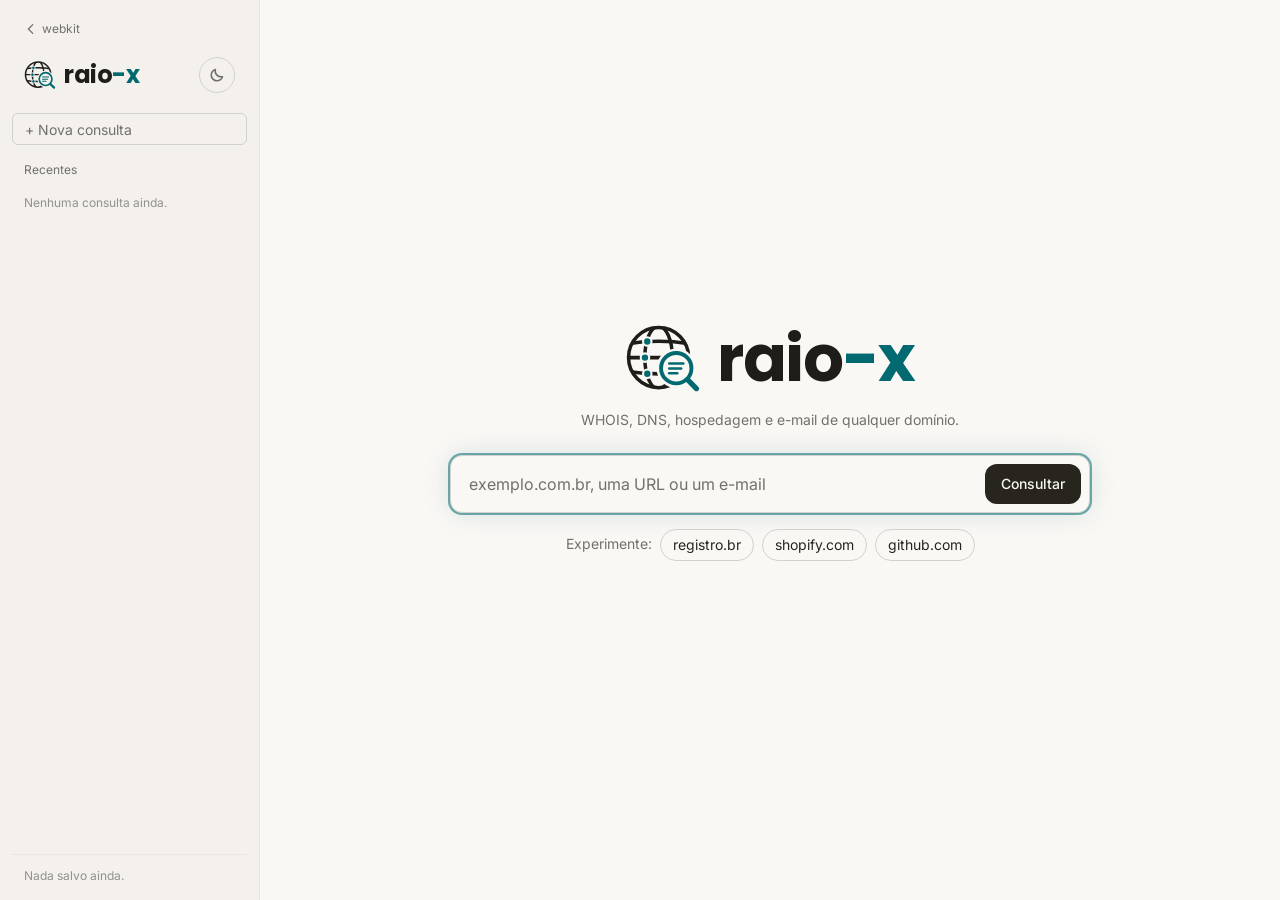
<file: raio-x.html>
<!doctype html>
<html lang="pt-BR">
<head>
<meta charset="utf-8">
<meta name="viewport" content="width=device-width,initial-scale=1">
<title>Raio-X de Domínio</title>
<script>
  // aplica o tema antes de desenhar a página (evita piscar branco): escolha salva > preferência do sistema
  (function(){ var t; try{ t = localStorage.getItem('rx-theme'); }catch(e){}
    if(t !== 'dark' && t !== 'light') t = matchMedia('(prefers-color-scheme: dark)').matches ? 'dark' : 'light';
    document.documentElement.setAttribute('data-theme', t);
    document.documentElement.classList.add('pl-on'); })();
</script>
<link rel="preconnect" href="https://fonts.googleapis.com">
<link rel="preconnect" href="https://fonts.gstatic.com" crossorigin>
<link href="https://fonts.googleapis.com/css2?family=Inter:wght@400;500&family=JetBrains+Mono:wght@400;500&display=swap" rel="stylesheet">
<link href="https://fonts.googleapis.com/css2?family=Poppins:wght@700&text=raio-x&display=swap" rel="stylesheet">
<link rel="icon" href="data:image/svg+xml,%3Csvg xmlns='http://www.w3.org/2000/svg' viewBox='0 0 430 400'%3E%3Ccircle cx='190' cy='195' r='165' fill='none' stroke='%231f1d19' stroke-width='34'/%3E%3Ccircle cx='290' cy='255' r='118' fill='%23fff'/%3E%3Ccircle cx='290' cy='255' r='84' fill='none' stroke='%23016a71' stroke-width='34'/%3E%3Cpath d='M354 320L404 370' stroke='%23016a71' stroke-width='44' stroke-linecap='round'/%3E%3C/svg%3E">
<style>
/* Layout: trilho lateral de 260px com o histórico + coluna central de 900px; a busca é a peça principal e os resultados ficam em cartões de papel.
   Design system: pergaminho quente, tinta marrom-escura, linhas finas cinza-quente e um único teal só em preenchimentos. Pesos 400/500, só a sombra sutil. */
:root{
  --parchment:#faf8f5; --paper:#fdfbfa; --rail:#f4f1ec; --mist:#d1d1cd; --hair:#e8e6e1; --soft:#e8e6e1;
  --ash:#92918b; --graphite:#72706b; --ink:#27251e; --black:#000000;
  --teal:#016a71; --on-teal:#ffffff;
  --font:"Inter", ui-sans-serif, system-ui, -apple-system, BlinkMacSystemFont, "Segoe UI", Roboto, sans-serif;
  --mono:"JetBrains Mono", ui-monospace, "Cascadia Mono", Consolas, monospace;
  --r-card:16px; --r-input:12px; --r-btn:6px; --r-pill:9999px;
  --shadow:rgba(0,0,0,.08) 0 1px 2px 0;
  --logo-ink:#1f1d19; --glow:1,106,113; --on-teal-soft:rgba(255,255,255,.22);
  color-scheme:light;
}
/* Modo escuro: a mesma pegada de papel, em tons quentes escuros; o teal fica um pouco mais claro para manter o contraste */
:root[data-theme="dark"]{
  --parchment:#171613; --paper:#1f1d1a; --rail:#12110f; --mist:#3d3a34; --hair:#2b2925; --soft:#2b2925;
  --ash:#85827a; --graphite:#a9a69d; --ink:#ece8df; --black:#ffffff;
  --teal:#1a8a92; --on-teal:#ffffff;
  --shadow:rgba(0,0,0,.45) 0 1px 2px 0;
  --logo-ink:#ece8df; --glow:42,168,176;
  color-scheme:dark;
}
body{transition:background-color .2s,color .2s}
@media (prefers-reduced-motion:reduce){body{transition:none}}
*{box-sizing:border-box}
html,body{margin:0}
body{background:var(--parchment);color:var(--ink);font:400 14px/1.43 var(--font);-webkit-font-smoothing:antialiased}
b,strong{font-weight:500}
a{color:var(--ink);text-decoration:underline;text-decoration-color:var(--mist);text-underline-offset:2px}
a:hover{text-decoration-color:var(--ink)}
code,.mono{font-family:var(--mono);font-size:12px}
button{font-family:inherit}
:focus-visible{outline:2px solid var(--teal);outline-offset:2px}

/* estrutura */
.app{display:grid;grid-template-columns:260px minmax(0,1fr);min-height:100vh}
.rail{position:sticky;top:0;height:100vh;overflow-y:auto;background:var(--rail);border-right:1px solid var(--hair);padding:16px 12px;display:flex;flex-direction:column;gap:16px}
/* logo */
.logo-word{font-family:"Poppins", var(--font);font-weight:700;letter-spacing:-.02em;color:var(--logo-ink);line-height:1}
.logo-word em{font-style:normal;color:var(--teal)}
.logo-icon{flex:none;display:block}
.brand{display:flex;align-items:center;gap:8px;padding:4px 12px;--logo-bg:var(--rail)}
.brand .logo-icon{width:32px;height:30px}
.brand .logo-word{font-size:24px}
.theme-btn{margin-left:auto;display:grid;place-items:center;width:36px;height:36px;border:1px solid var(--mist);border-radius:var(--r-pill);background:transparent;color:var(--graphite);cursor:pointer;flex:none}
.theme-btn:hover{color:var(--ink);border-color:var(--graphite)}
.theme-btn svg{width:16px;height:16px;fill:none;stroke:currentColor;stroke-width:1.5;stroke-linecap:round;stroke-linejoin:round}
.theme-btn .i-sun,:root[data-theme="dark"] .theme-btn .i-moon{display:none}
:root[data-theme="dark"] .theme-btn .i-sun{display:block}
.new{justify-content:flex-start;width:100%}
.hub-back{display:inline-flex;align-items:center;gap:4px;align-self:flex-start;padding:4px 12px 0;color:var(--graphite);font-size:12px;text-decoration:none}
.hub-back:hover{color:var(--ink)}
.hub-back svg{width:14px;height:14px;fill:none;stroke:currentColor;stroke-width:1.5;stroke-linecap:round;stroke-linejoin:round}
@media (max-width:900px){.hub-back{width:100%;padding:0}}
.rail-label{padding:0 12px;font-size:12px;color:var(--graphite)}
.recent{display:flex;flex-direction:column;gap:2px}
.recent:empty::after{content:"Nenhuma consulta ainda.";padding:0 12px;font-size:12px;color:var(--ash)}
.nav{display:block;width:100%;text-align:left;border:0;background:transparent;color:var(--graphite);padding:8px 12px;border-radius:var(--r-input);font:400 14px/1.43 var(--font);cursor:pointer;white-space:nowrap;overflow:hidden;text-overflow:ellipsis}
.nav:hover{color:var(--ink);background:var(--parchment)}
.nav.active{background:var(--teal);color:var(--on-teal)}
.nav{display:flex;align-items:baseline;gap:8px}
.nav .nd{flex:1;min-width:0;overflow:hidden;text-overflow:ellipsis}
.nav .na{flex:none;font-size:11px;color:var(--ash)}
.nav.active .na{color:var(--on-teal);opacity:.75}
.rail-foot{margin-top:auto;padding:12px 12px 0;border-top:1px solid var(--hair);display:grid;gap:4px;font-size:12px;color:var(--ash)}
.linkish{justify-self:start;border:0;background:none;padding:0;color:var(--graphite);font:400 12px var(--font);text-decoration:underline;text-decoration-color:var(--mist);text-underline-offset:2px;cursor:pointer}
.linkish:hover{color:var(--ink);text-decoration-color:var(--ink)}
.col{width:100%;max-width:900px;margin:0 auto;padding:32px 16px 48px;display:grid;gap:32px;align-content:start;min-width:0}

@media (max-width:900px){
  .app{grid-template-columns:minmax(0,1fr)}
  .rail{position:static;height:auto;flex-direction:row;flex-wrap:wrap;align-items:center;gap:8px;border-right:0;border-bottom:1px solid var(--hair);padding:12px 16px}
  .brand{padding:4px 0;flex:1}
  .new{width:auto}
  .rail-label{display:none}
  .recent{flex-direction:row;flex-wrap:nowrap;overflow-x:auto;width:100%;gap:6px}
  .recent:empty{display:none}
  .nav{width:auto;flex:none;border:1px solid var(--mist);border-radius:var(--r-pill);padding:4px 12px;font-size:12px}
  .nav.active{border-color:var(--teal)}
  .nav .na{display:none}
  .rail-foot{margin-top:0;padding:4px 0 0;border-top:0;width:100%;display:flex;flex-wrap:wrap;gap:4px 12px}
}

/* busca */
.hero{display:grid;justify-items:center;gap:12px;text-align:center;padding-top:16px}
.wordmark{margin:0;display:flex;align-items:center;gap:16px;--logo-bg:var(--parchment)}
.wordmark .logo-icon{width:76px;height:71px}
.wordmark .logo-word{font-size:64px}
@media (max-width:440px){.wordmark .logo-icon{width:56px;height:52px}.wordmark .logo-word{font-size:46px}}
.tag{margin:0;color:var(--graphite);font-size:14px}
.search{width:min(640px,100%);display:flex;align-items:center;gap:8px;margin-top:8px;padding:8px 8px 8px 16px;background:var(--parchment);border:1px solid var(--mist);border-radius:var(--r-input);box-shadow:0 0 0 1px rgba(var(--glow),.4),0 0 24px rgba(var(--glow),.10);transition:box-shadow .2s}
.search:focus-within{box-shadow:0 0 0 2px rgba(var(--glow),.55),0 0 28px rgba(var(--glow),.16)}
.search input{flex:1;min-width:0;height:40px;border:0;background:transparent;color:var(--ink);font:400 16px/1.5 var(--font);outline:none}
.search input::placeholder{color:var(--graphite)}
.btn{height:40px;padding:0 16px;border:0;border-radius:var(--r-input);background:var(--ink);color:var(--parchment);font:500 14px var(--font);cursor:pointer;flex:none}
.btn:hover{background:var(--black)}
.btn[disabled]{opacity:.55;cursor:progress}

/* cabeçalho do resultado */
.head{display:flex;flex-wrap:wrap;align-items:flex-end;justify-content:space-between;gap:8px 16px}
.head h2{margin:0;font-size:24px;line-height:1.25;font-weight:500;overflow-wrap:anywhere}
.head .sub{color:var(--graphite);font-size:12px;margin-top:4px}
.actions{display:flex;gap:8px;flex-wrap:wrap}
.ghost{display:inline-flex;align-items:center;gap:6px;height:32px;padding:0 12px;border:1px solid var(--mist);border-radius:var(--r-btn);background:transparent;color:var(--graphite);font:400 14px var(--font);text-decoration:none;cursor:pointer;white-space:nowrap}
.ghost:hover{color:var(--ink);border-color:var(--graphite)}

/* respostas na lata */
.titlerow{display:flex;flex-wrap:wrap;align-items:center;gap:8px 12px}
.site-link{color:var(--ink);text-decoration:none;display:inline-flex;align-items:center;gap:8px;border-radius:var(--r-btn)}
.site-link svg{width:18px;height:18px;flex:none;fill:none;stroke:var(--graphite);stroke-width:1.5;stroke-linecap:round;stroke-linejoin:round;transition:stroke .15s}
.site-link:hover{text-decoration:underline;text-decoration-color:var(--mist);text-underline-offset:4px}
.site-link:hover svg{stroke:var(--ink)}
.titlerow .pill{font-size:12px;padding:2px 10px}
.answers{display:grid;grid-template-columns:repeat(3,minmax(0,1fr));gap:12px;margin-top:-16px}
@media (max-width:760px){.answers{grid-template-columns:repeat(2,minmax(0,1fr))}}
@media (max-width:440px){.answers{grid-template-columns:minmax(0,1fr)}}
.ans{background:var(--paper);border-radius:var(--r-card);box-shadow:var(--shadow);padding:16px;display:grid;gap:4px;align-content:start;min-width:0}
.ans .q{font-size:12px;color:var(--graphite)}
.ans .a{font-size:24px;line-height:1.25;font-weight:500;color:var(--ink);overflow-wrap:anywhere}
.ans .d{font-size:12px;line-height:1.5;color:var(--ash);overflow-wrap:anywhere}
.ans .d .pill{margin-top:4px}
.wait{color:var(--mist)}

/* DNS em grupos */
.dgrid{display:grid;grid-template-columns:repeat(2,minmax(0,1fr));gap:12px}
@media (max-width:760px){.dgrid{grid-template-columns:minmax(0,1fr)}}
.dg{background:var(--parchment);border:1px solid var(--hair);border-radius:var(--r-input);padding:12px;display:grid;gap:8px;align-content:start;min-width:0}
.dg ul{list-style:none;margin:0;padding:0;display:grid}
.dg-h{display:flex;flex-wrap:wrap;align-items:baseline;gap:4px 8px}
.dg-h b{font-size:16px}
.dg-h span{font-size:12px;color:var(--graphite)}
.dg-sub{font-size:12px;color:var(--graphite);margin-top:4px}
.rec{display:grid;grid-template-columns:auto minmax(0,1fr) auto auto;align-items:center;gap:8px;padding:6px 0;border-top:1px solid var(--hair)}
.rec:first-child{border-top:0}
.rec .v{font:14px/1.5 var(--mono);color:var(--ink);overflow-wrap:anywhere;min-width:0}
.dg .rec .v{font-size:13px}
.rec .ttl{font:12px var(--mono);color:var(--ash);white-space:nowrap}
.rec .prio{font:12px var(--font);color:var(--ash);white-space:nowrap}
.rec.none{display:block;color:var(--ash);font-size:14px}
.cp{height:24px;padding:0 8px;border:1px solid var(--mist);border-radius:var(--r-btn);background:var(--paper);color:var(--graphite);font:400 12px var(--font);cursor:pointer}
.cp:hover{color:var(--ink);border-color:var(--graphite)}
.where{font-size:24px;line-height:1.25;font-weight:500}
details.dg summary{cursor:pointer;display:flex;gap:8px;align-items:baseline;flex-wrap:wrap}
details.dg summary b{font-size:16px}
@media (max-width:440px){.rec{grid-template-columns:auto minmax(0,1fr) auto}.rec .ttl{display:none}}

/* cartões */
/* tela inicial (sem resultado) */
.col.empty{align-content:center;min-height:calc(100vh - 96px)}
.col.empty .hero{gap:16px;padding-top:0}
.col.empty .head,.col.empty .answers,.col.empty .alerts,.col.empty .details,.col.empty footer{display:none}
.examples{display:none;flex-wrap:wrap;justify-content:center;align-items:center;gap:8px;font-size:14px;color:var(--graphite)}
.col.empty .examples{display:flex}
.chip-ex{height:32px;padding:0 12px;border:1px solid var(--mist);border-radius:var(--r-pill);background:transparent;color:var(--ink);font:400 14px var(--font);cursor:pointer}
.chip-ex:hover{border-color:var(--graphite)}

/* busca compacta quando já há resultado */
.col.has-result{gap:24px}
.col.has-result .hero{padding-top:0;justify-items:stretch}
.col.has-result .wordmark,.col.has-result .tag{display:none}
.col.has-result .search{width:100%;margin-top:0}

/* ícones dos cartões */
.ans .q{display:flex;align-items:center;gap:8px;font-size:14px;color:var(--graphite)}
.ans .q svg{width:16px;height:16px;flex:none;stroke:var(--ink);fill:none;stroke-width:1.5;stroke-linecap:round;stroke-linejoin:round}
.ans{gap:8px;padding:16px 16px 20px}
.ans .a{font-size:24px}
.ans .d{font-size:14px;color:var(--graphite);line-height:1.43}

/* pontos de atenção */
.alerts{background:var(--paper);border-radius:var(--r-card);box-shadow:var(--shadow);padding:16px;display:grid;gap:8px}
.alerts:empty{display:none}
.alerts h3{margin:0 0 4px;font-size:16px;font-weight:500}
.al{display:grid;grid-template-columns:88px minmax(0,1fr);gap:12px;align-items:baseline;padding:8px 0;border-top:1px solid var(--hair);font-size:14px}
.al:first-of-type{border-top:0}
.al .pill{justify-self:start}
.al small{display:block;color:var(--graphite);font-size:12px;margin-top:2px}
.allgood{display:flex;align-items:center;gap:12px;font-size:16px}

/* abas de detalhes */
.details{display:grid;gap:12px}
.tabbar{display:flex;gap:8px;overflow-x:auto;padding:2px;scrollbar-width:none}
.tabbar::-webkit-scrollbar{display:none}
.tab{flex:none;display:inline-flex;align-items:center;gap:6px;height:36px;padding:0 14px;border:1px solid var(--mist);border-radius:var(--r-pill);background:transparent;color:var(--ink);font:400 14px var(--font);cursor:pointer;white-space:nowrap}
.tab:hover{border-color:var(--graphite)}
.tab[aria-selected="true"]{background:var(--teal);border-color:var(--teal);color:var(--on-teal)}
.tb{font-size:11px;font-weight:500;padding:1px 6px;border-radius:var(--r-pill);background:var(--hair);color:var(--graphite)}
.tb:empty{display:none}
.tb.alert{background:var(--ink);color:var(--parchment)}
.tab[aria-selected="true"] .tb{background:var(--on-teal-soft);color:var(--on-teal)}
.card{background:var(--paper);border-radius:var(--r-card);box-shadow:var(--shadow);min-width:0}
.card>h2{margin:0;padding:16px 16px 0;font-size:14px;line-height:1.43;font-weight:500;color:var(--ink);display:flex;justify-content:space-between;align-items:baseline;gap:8px;flex-wrap:wrap}
.card>h2 .src{font:400 12px var(--mono);color:var(--ash)}
.body{padding:12px 16px 16px;display:grid;gap:12px;min-width:0}
dl.kv{display:grid;grid-template-columns:minmax(104px,max-content) minmax(0,1fr);gap:8px 16px;margin:0}
dl.kv dt{color:var(--graphite);font-size:14px}
dl.kv dd{margin:0;overflow-wrap:anywhere;font-size:14px}
.pills{display:flex;flex-wrap:wrap;gap:4px}
.pill{display:inline-flex;align-items:center;padding:2px 8px;border-radius:var(--r-pill);font:500 11px/1.5 var(--font);border:1px solid var(--mist);color:var(--graphite);background:transparent;white-space:nowrap}
.pill.ok{background:var(--teal);border-color:var(--teal);color:var(--on-teal)}
.pill.warn{border-color:var(--ink);color:var(--ink)}
.pill.bad{background:var(--ink);border-color:var(--ink);color:var(--parchment)}
.pill.info{color:var(--ink)}
.muted{color:var(--graphite)}
.small{font-size:12px}
.sect{font-size:12px;color:var(--graphite);padding-top:8px;border-top:1px solid var(--hair)}

.tbl-wrap{overflow-x:auto;margin:0 -16px;padding:0 16px}
table{width:100%;border-collapse:collapse;font-size:14px}
th{text-align:left;font-weight:400;font-size:12px;color:var(--graphite);padding:8px 12px 8px 0;border-bottom:1px solid var(--hair)}
td{padding:8px 12px 8px 0;border-bottom:1px solid var(--hair);vertical-align:top}
tr:last-child td{border-bottom:0}
td.t{width:72px}
td.ttl{width:72px;color:var(--ash);font:12px var(--mono);white-space:nowrap;text-align:right;padding-right:0}
td.val{font-family:var(--mono);font-size:12px;line-height:1.6;overflow-wrap:anywhere;word-break:break-word}
.typ{display:inline-block;min-width:48px;text-align:center;padding:2px 6px;border-radius:var(--r-btn);font:500 11px/1.5 var(--mono);background:var(--parchment);border:1px solid var(--hair);color:var(--ink)}
tr.empty td,tr.empty .typ{color:var(--ash)}

.check{display:grid;grid-template-columns:auto minmax(0,1fr);gap:4px 12px;align-items:start;padding:12px;background:var(--parchment);border:1px solid var(--hair);border-radius:var(--r-input)}
.check .val{grid-column:2;font:12px/1.6 var(--mono);color:var(--graphite);overflow-wrap:anywhere}
.check b{font-size:14px}

.export .sep{margin-left:8px}

.col > *{min-width:0}

/* propagação global */
.pg-intro{margin:0;max-width:65ch}
.pg-form{display:grid;grid-template-columns:minmax(0,2fr) 104px minmax(0,2fr) auto;gap:8px;align-items:end}
.pg-f{display:grid;gap:4px;min-width:0}
.pg-f span{font-size:12px;color:var(--graphite)}
.pg-f em{font-style:normal;color:var(--ash)}
.pg-f input,.pg-f select{height:40px;padding:0 12px;border:1px solid var(--mist);border-radius:var(--r-input);background:var(--parchment);color:var(--ink);font:400 14px var(--font);min-width:0;width:100%}
.pg-f input{font-family:var(--mono);font-size:13px}
.pg-f input:focus,.pg-f select:focus{outline:2px solid var(--teal);outline-offset:1px;border-color:transparent}
@media (max-width:640px){.pg-form{grid-template-columns:minmax(0,1fr) 104px}.pg-exp{grid-column:1/-1}.pg-form .btn{grid-column:1/-1}}
.pg-auto{display:flex;flex-wrap:wrap;align-items:center;justify-content:space-between;gap:8px;font-size:14px}
.pg-auto label{display:inline-flex;align-items:center;gap:8px;cursor:pointer}
.pg-auto input{width:16px;height:16px;accent-color:var(--teal)}
.pg-sum{display:grid;gap:8px;padding:16px;border-radius:var(--r-input);background:var(--parchment);border:1px solid var(--hair)}
.pg-sum.is-done{border-color:var(--teal)}
.pg-sum-top{display:flex;flex-wrap:wrap;justify-content:space-between;align-items:baseline;gap:4px 12px}
.pg-sum-top b{font-size:16px}
.pg-bar{height:8px;border-radius:var(--r-pill);background:var(--hair);overflow:hidden}
.pg-bar span{display:block;height:100%;background:var(--teal);border-radius:inherit;transition:width .4s}
@media (prefers-reduced-motion:reduce){.pg-bar span{transition:none}}
.pg-tbl td{vertical-align:middle}
.pg-tbl .val{font-size:12.5px;word-break:normal;overflow-wrap:normal}
.pg-tbl .v1{display:block;white-space:nowrap}
.pg-tbl .v-long{display:block;overflow-wrap:anywhere}
@media (max-width:560px){.pg-tbl td.ttl div{display:none}.pg-tbl td.ttl{width:56px}}
.pg-tbl td.ttl{width:88px;text-align:right;line-height:1.4}
.pg-st{width:36px}
.pg-dot{display:grid;place-items:center;width:24px;height:24px;border-radius:50%;font:500 12px var(--font);border:1px solid var(--mist);color:var(--ash)}
.s-good .pg-dot{background:var(--teal);border-color:var(--teal);color:var(--on-teal)}
.s-bad .pg-dot{background:var(--ink);border-color:var(--ink);color:var(--parchment)}
.s-err .pg-dot{border-color:var(--ink);color:var(--ink)}
.s-loading .pg-dot{border-top-color:var(--teal);animation:spin .8s linear infinite}
@media (prefers-reduced-motion:reduce){.s-loading .pg-dot{animation:none}}
.s-bad .val{color:var(--ink);font-weight:500}
.cc{display:inline-block;min-width:22px;padding:0 4px;border:1px solid var(--hair);border-radius:4px;font:500 10px/16px var(--mono);text-align:center;color:var(--graphite)}
.pg-tbl .loading{font-size:12px}
.export{display:flex;flex-wrap:wrap;align-items:center;gap:8px;padding-bottom:12px;border-bottom:1px solid var(--hair)}
.loading{color:var(--graphite);font-size:14px;display:flex;align-items:center;gap:8px}
.loading::before{content:"";width:12px;height:12px;border-radius:50%;border:2px solid var(--mist);border-top-color:var(--teal);animation:spin .8s linear infinite}
@keyframes spin{to{transform:rotate(360deg)}}
@media (prefers-reduced-motion:reduce){.loading::before{animation:none}.search{transition:none}}
.err{padding:12px;border-radius:var(--r-input);border:1px solid var(--ink);color:var(--ink);font-size:14px;background:var(--parchment)}
pre.raw{margin:8px 0 0;max-height:460px;overflow:auto;background:var(--parchment);border:1px solid var(--hair);border-radius:var(--r-input);padding:12px;font:12px/1.5 var(--mono);white-space:pre;color:var(--ink)}
details summary{cursor:pointer;font-size:14px;padding:4px 0;color:var(--ink)}
details+details{margin-top:4px}
.toast{position:fixed;left:50%;bottom:24px;transform:translateX(-50%);background:var(--ink);color:var(--parchment);padding:8px 16px;border-radius:var(--r-input);font-size:14px;opacity:0;transition:opacity .2s;pointer-events:none}
.toast.show{opacity:1}
footer{color:var(--ash);font-size:12px}
</style>
<link rel="stylesheet" href="assets/motion.css?v=2">
</head>
<body>
<!-- Logo raio-x: globo com nós + lupa. Um símbolo reaproveitado no menu e na tela inicial. -->
<svg width="0" height="0" style="position:absolute" aria-hidden="true">
  <defs>
    <clipPath id="globe-clip"><circle cx="190" cy="195" r="170"/></clipPath>
  </defs>
  <symbol id="logo-icon" viewBox="0 0 430 400">
    <g fill="none" style="stroke:var(--logo-ink,#1f1d19)" stroke-width="20" stroke-linecap="round">
      <circle cx="190" cy="195" r="170"/>
      <g clip-path="url(#globe-clip)">
        <ellipse cx="190" cy="195" rx="78" ry="178"/>
        <path d="M10 118 Q190 88 370 118"/>
        <path d="M10 195 H370"/>
        <path d="M10 272 Q190 302 370 272"/>
      </g>
    </g>
    <g style="fill:var(--teal,#016a71);stroke:var(--logo-bg,#faf8f5)" stroke-width="12">
      <circle cx="126" cy="104" r="24"/>
      <circle cx="113" cy="195" r="24"/>
      <circle cx="126" cy="286" r="24"/>
    </g>
    <circle cx="290" cy="255" r="112" style="fill:var(--logo-bg,#faf8f5)"/>
    <circle cx="290" cy="255" r="86" fill="none" style="stroke:var(--teal,#016a71)" stroke-width="22"/>
    <path d="M354 320 L404 370" style="stroke:var(--teal,#016a71)" stroke-width="30" stroke-linecap="round"/>
    <g style="stroke:var(--teal,#016a71)" stroke-width="14" stroke-linecap="round">
      <path d="M250 228 H330"/><path d="M250 256 H318"/><path d="M250 284 H296"/>
    </g>
  </symbol>
</svg>

<div class="app">
<aside class="rail">
  <a class="hub-back" href="./"><svg viewBox="0 0 16 16" aria-hidden="true"><path d="M10 3L5 8l5 5"/></svg>webkit</a>
  <div class="brand" aria-label="raio-x">
    <svg class="logo-icon" aria-hidden="true"><use href="#logo-icon"/></svg>
    <span class="logo-word" aria-hidden="true">raio<em>-x</em></span>
    <button class="theme-btn" id="theme" type="button" aria-label="Ativar modo escuro" title="Ativar modo escuro">
      <svg class="i-moon" viewBox="0 0 16 16" aria-hidden="true"><path d="M13.5 9.6A5.75 5.75 0 0 1 6.4 2.5a5.75 5.75 0 1 0 7.1 7.1z"/></svg>
      <svg class="i-sun" viewBox="0 0 16 16" aria-hidden="true"><circle cx="8" cy="8" r="3"/><path d="M8 1v1.5M8 13.5V15M1 8h1.5M13.5 8H15M3.05 3.05l1.06 1.06M11.89 11.89l1.06 1.06M3.05 12.95l1.06-1.06M11.89 4.11l1.06-1.06"/></svg>
    </button>
  </div>
  <button class="ghost new" id="new" type="button">+ Nova consulta</button>
  <div class="rail-label">Recentes</div>
  <nav class="recent" id="recent" aria-label="Consultas recentes"></nav>
  <div class="rail-foot">
    <div id="cache-info"></div>
    <button class="linkish" id="clear" type="button">Limpar histórico</button>
  </div>
</aside>

<main class="col empty" id="col">
  <section class="hero">
    <h1 class="wordmark" aria-label="raio-x">
      <svg class="logo-icon" aria-hidden="true"><use href="#logo-icon"/></svg>
      <span class="logo-word" aria-hidden="true">raio<em>-x</em></span>
    </h1>
    <p class="tag">WHOIS, DNS, hospedagem e e-mail de qualquer domínio.</p>
    <form id="f" class="search" autocomplete="off">
      <label for="q" hidden>Domínio</label>
      <input id="q" name="q" placeholder="exemplo.com.br, uma URL ou um e-mail" spellcheck="false" autocapitalize="off">
      <button id="go" class="btn" type="submit">Consultar</button>
    </form>
    <div class="examples">Experimente:
      <button class="chip-ex" type="button" data-d="registro.br">registro.br</button>
      <button class="chip-ex" type="button" data-d="shopify.com">shopify.com</button>
      <button class="chip-ex" type="button" data-d="github.com">github.com</button>
    </div>
  </section>

  <div class="head">
    <div>
      <div class="titlerow"><h2 id="title">—</h2><span id="status"></span></div>
      <div class="sub" id="subtitle">Digite um domínio para começar.</div>
    </div>
    <div class="actions">
      <button class="ghost" id="refresh" type="button">Consultar de novo</button>
      <button class="ghost" id="copy" type="button">Copiar relatório</button>
      <a class="ghost" id="ext" target="_blank" rel="noopener">Abrir no rdap.org ↗</a>
    </div>
  </div>

  <section class="answers" id="summary" aria-label="Resumo do domínio"></section>

  <section class="alerts" id="alerts" aria-label="Pontos de atenção"></section>

  <div class="details">
    <div class="tabbar" role="tablist" id="tabbar" aria-label="Detalhes">
      <button class="tab" role="tab" type="button" data-tab="c-dns">DNS<span class="tb" id="tb-dns"></span></button>
      <button class="tab" role="tab" type="button" data-tab="c-mail">E-mail<span class="tb" id="tb-mail"></span></button>
      <button class="tab" role="tab" type="button" data-tab="c-reg">WHOIS completo</button>
      <button class="tab" role="tab" type="button" data-tab="c-host">Hospedagem e IP</button>
      <button class="tab" role="tab" type="button" data-tab="c-prop">Propagação global<span class="tb" id="tb-prop"></span></button>
      <button class="tab" role="tab" type="button" data-tab="c-raw">Dados brutos</button>
    </div>
    <section class="card" role="tabpanel" id="c-dns"><h2>Registros DNS <span class="src" id="dns-src"></span></h2><div class="body"></div></section>
    <section class="card" role="tabpanel" id="c-mail"><h2>E-mail: quem recebe e se está protegido contra spam</h2><div class="body"></div></section>
    <section class="card" role="tabpanel" id="c-reg"><h2>Registro (WHOIS) <span class="src" id="reg-src"></span></h2><div class="body"></div></section>
    <section class="card" role="tabpanel" id="c-host"><h2>Hospedagem e IP</h2><div class="body"></div></section>
    <section class="card" role="tabpanel" id="c-prop"><h2>Propagação global de DNS</h2><div class="body"></div></section>
    <section class="card" role="tabpanel" id="c-raw"><h2>Dados brutos</h2><div class="body"></div></section>
  </div>
  <footer>Consulta feita direto do seu navegador: RDAP (sucessor oficial do WHOIS, via bootstrap da IANA) e DNS-over-HTTPS do Google e da Cloudflare. Nada passa por servidor próprio.</footer>
</main>
</div>
<div class="toast" id="toast"></div>

<script>
const $ = s => document.querySelector(s);
const esc = v => String(v ?? '').replace(/[&<>"']/g, c => ({'&':'&amp;','<':'&lt;','>':'&gt;','"':'&quot;',"'":'&#39;'}[c]));
const TYPE_NUM = {A:1,NS:2,CNAME:5,SOA:6,PTR:12,MX:15,TXT:16,AAAA:28,SRV:33,DS:43,CAA:257};
const DNS_TYPES = ['A','AAAA','CNAME','MX','NS','TXT','SOA','CAA','DS'];
const DKIM_SELECTORS = ['google','selector1','selector2','default','k1','k2','s1','s2','mail','dkim','hostingermail1','titan1','zoho','mandrill','smtp'];
let runId = 0, S = null;

/* ---------- utilidades ---------- */
async function fetchJSON(url, opts = {}, ms = 12000){
  const c = new AbortController(); const t = setTimeout(() => c.abort(), ms);
  try{
    const r = await fetch(url, {...opts, signal:c.signal});
    if(!r.ok){ const e = new Error('HTTP ' + r.status); e.status = r.status; throw e; }
    return await r.json();
  } catch(e){
    if(e.name === 'AbortError') throw new Error('tempo esgotado');
    throw e;
  } finally { clearTimeout(t); }
}
function store(k, v){ try{ if(v === undefined) return JSON.parse(localStorage.getItem(k)); localStorage.setItem(k, JSON.stringify(v)); }catch{ return null; } }
const fmtDate = s => { const d = new Date(s); return isNaN(d) ? s : d.toLocaleDateString('pt-BR',{day:'2-digit',month:'short',year:'numeric'}); };
function daysFrom(s){ const d = new Date(s); return isNaN(d) ? null : Math.round((d - Date.now()) / 864e5); }
function rel(s){
  const days = daysFrom(s); if(days === null) return '';
  const a = Math.abs(days);
  const txt = a < 60 ? `${a} dia${a===1?'':'s'}` : a < 730 ? `${Math.round(a/30.44)} meses` : `${(a/365.25).toFixed(1).replace('.',',')} anos`;
  return days >= 0 ? `em ${txt}` : `há ${txt}`;
}
function ttl(s){ s = +s; if(s < 60) return s+'s'; if(s < 3600) return Math.round(s/60)+' min'; if(s < 86400) return +(s/3600).toFixed(1)+' h'; return +(s/86400).toFixed(1)+' d'; }
function toast(msg){ const t = $('#toast'); t.textContent = msg; t.classList.add('show'); clearTimeout(t._h); t._h = setTimeout(() => t.classList.remove('show'), 1800); }
const loading = txt => `<div class="loading">${esc(txt)}</div>`;

function normalize(raw){
  let s = (raw || '').trim().toLowerCase();
  if(!s) return null;
  if(s.includes('@') && !s.includes('/')) s = s.split('@').pop();
  if(!/^[a-z][a-z0-9+.-]*:\/\//.test(s)) s = 'http://' + s;
  let host;
  try{ host = new URL(s).hostname; }catch{ return null; }
  host = host.replace(/\.$/, '');
  if(host.startsWith('www.')) host = host.slice(4);
  if(!/^([a-z0-9-]+\.)+[a-z0-9-]{2,}$/.test(host)) return null;
  return host;
}

/* ---------- DNS over HTTPS ---------- */
async function dnsQuery(name, type, resolver = 'google'){
  const url = resolver === 'cloudflare'
    ? `https://cloudflare-dns.com/dns-query?name=${encodeURIComponent(name)}&type=${type}`
    : `https://dns.google/resolve?name=${encodeURIComponent(name)}&type=${type}`;
  const j = await fetchJSON(url, {headers:{accept:'application/dns-json'}}, 8000);
  const want = TYPE_NUM[type];
  return {
    status: j.Status, ad: !!j.AD,
    records: (j.Answer || []).filter(a => a.type === want).map(a => ({name:a.name, type, ttl:a.TTL, data: type === 'TXT' ? cleanTxt(a.data) : a.data}))
  };
}
async function dns(name, type){
  try{ return await dnsQuery(name, type, 'google'); }
  catch{ return await dnsQuery(name, type, 'cloudflare'); }
}
const cleanTxt = d => String(d).replace(/^"|"$/g,'').replace(/"\s*"/g,'');

async function loadDNS(name){
  const out = {records:{}, www:{}, nx:false, dnssec:false};
  await Promise.all([
    ...DNS_TYPES.map(async t => {
      try{ const r = await dns(name, t); out.records[t] = r.records; if(r.status === 3) out.nx = true; if(r.ad) out.dnssec = true; }
      catch(e){ out.records[t] = null; }
    }),
    ...['CNAME','A','AAAA'].map(async t => {
      try{ out.www[t] = (await dns('www.' + name, t)).records; }catch{ out.www[t] = null; }
    })
  ]);
  if(DNS_TYPES.every(t => out.records[t] === null)) throw new Error('Nenhum resolvedor DNS respondeu. Verifique sua conexão.');
  return out;
}

/* ---------- RDAP ---------- */
async function bootstrap(){
  const c = store('rx-rdap-boot');
  if(c && Date.now() - c.ts < 7*864e5) return c.data;
  const data = await fetchJSON('https://data.iana.org/rdap/dns.json', {}, 10000);
  store('rx-rdap-boot', {ts:Date.now(), data});
  return data;
}
function rdapBase(domain, boot){
  const tld = domain.split('.').pop();
  for(const [tlds, urls] of boot.services) if(tlds.includes(tld)) return urls.find(u => u.startsWith('https')) || urls[0];
  return null;
}
async function rdapFetch(domain){
  let base = null;
  try{ base = rdapBase(domain, await bootstrap()); }catch{}
  const urls = [];
  if(base) urls.push(base.replace(/\/?$/, '/') + 'domain/' + domain);
  urls.push('https://rdap.org/domain/' + domain);
  let last;
  for(const u of urls){
    try{ return {data: await fetchJSON(u, {headers:{accept:'application/rdap+json'}}), url:u}; }
    catch(e){ last = e; if(e.status === 404) throw e; }
  }
  throw last;
}
const SLD_LIKE = /^(com|net|org|gov|edu|co|ac|mil|nom|blog|art|eco|app|dev|ltd|plc|me|biz|info|adv|arq|eng|med|jus|leg|tv|net)$/;
async function loadRDAP(name){
  const labels = name.split('.');
  let lastErr;
  for(let i = 0; labels.length - i >= 2; i++){
    const cand = labels.slice(i).join('.');
    if(i > 0 && labels.length - i === 2 && SLD_LIKE.test(labels[i])) break;
    try{
      const r = await rdapFetch(cand);
      r.domain = cand;
      const rel = (r.data.links || []).find(l => l.rel === 'related' && /\/domain\//i.test(l.href || '') && l.href !== r.url);
      if(rel){ try{ r.registrarData = await fetchJSON(rel.href, {headers:{accept:'application/rdap+json'}}, 8000); r.registrarUrl = rel.href; }catch{} }
      return r;
    }catch(e){ lastErr = e; if(e.status !== 404) throw e; }
  }
  const e = lastErr || new Error('não encontrado'); e.notFound = true; throw e;
}
function vcard(ent){
  const v = {};
  for(const [k, params, , val] of (ent?.vcardArray?.[1] || [])){
    const txt = Array.isArray(val) ? val.flat().filter(Boolean).join(', ') : val;
    if(k === 'fn') v.name = txt;
    else if(k === 'org') v.org = txt;
    else if(k === 'email') v.email = txt;
    else if(k === 'tel') v.tel = String(txt).replace(/^tel:/, '');
    else if(k === 'adr') v.adr = params?.label || txt;
  }
  return v;
}
function flatEntities(list, out = []){ for(const e of list || []){ out.push(e); flatEntities(e.entities, out); } return out; }
function parseRDAP(r){
  const d = r.data, extra = r.registrarData;
  const ents = flatEntities(d.entities), extraEnts = extra ? flatEntities(extra.entities) : [];
  const byRole = (role, list) => list.find(e => (e.roles || []).includes(role));
  const registrar = byRole('registrar', ents) || byRole('registrar', extraEnts);
  const ev = {};
  for(const e of [...(extra?.events || []), ...(d.events || [])]) ev[e.eventAction] = e.eventDate;
  const contacts = [];
  for(const role of ['registrant','administrative','technical','billing']){
    const e = byRole(role, ents) || byRole(role, extraEnts);
    if(e){ const v = vcard(e); if(Object.keys(v).length || e.handle) contacts.push({role, handle:e.handle, ...v}); }
  }
  const abuseEnt = byRole('abuse', ents) || byRole('abuse', extraEnts);
  return {
    domain: (d.ldhName || r.domain).toLowerCase(),
    unicode: d.unicodeName,
    handle: d.handle,
    registrar: registrar ? (vcard(registrar).name || registrar.handle) : null,
    registrarId: registrar?.publicIds?.find(p => /iana/i.test(p.type))?.identifier,
    registrarUrl: registrar?.links?.find(l => l.rel === 'about' || l.rel === 'self')?.href || (registrar?.url),
    abuse: abuseEnt ? vcard(abuseEnt) : null,
    created: ev['registration'], updated: ev['last changed'], expires: ev['expiration'], dbUpdated: ev['last update of RDAP database'],
    status: d.status || [],
    ns: (d.nameservers || []).map(n => (n.ldhName || '').toLowerCase()).filter(Boolean),
    dnssec: d.secureDNS ? !!d.secureDNS.delegationSigned : null,
    whois: d.port43 || extra?.port43,
    contacts,
  };
}

/* ---------- IP / hospedagem ---------- */
async function loadIP(ip){
  const out = {ip};
  const ptrName = ip.includes(':') ? null : ip.split('.').reverse().join('.') + '.in-addr.arpa';
  await Promise.all([
    (async () => {
      try{
        const j = await fetchJSON('https://rdap.org/ip/' + ip, {headers:{accept:'application/rdap+json'}}, 10000);
        const ents = flatEntities(j.entities);
        const org = ents.find(e => (e.roles||[]).includes('registrant')) || ents[0];
        out.net = j.name; out.handle = j.handle; out.country = j.country;
        out.org = org ? (vcard(org).name || org.handle) : null;
        const c = j.cidr0_cidrs?.[0];
        out.cidr = c ? `${c.v4prefix || c.v6prefix}/${c.length}` : (j.startAddress ? `${j.startAddress} – ${j.endAddress}` : null);
      }catch(e){ out.err = e.message; }
    })(),
    (async () => { if(ptrName){ try{ out.ptr = (await dns(ptrName, 'PTR')).records.map(r => r.data); }catch{} } })()
  ]);
  return out;
}
async function loadHost(D){
  const a = (D.records.A || []).map(r => r.data), aaaa = (D.records.AAAA || []).map(r => r.data);
  const ips = [...a.slice(0, 2), ...aaaa.slice(0, 1)];
  return Promise.all(ips.map(loadIP));
}

/* ---------- propagação ---------- */
async function loadProp(name){
  const types = ['A','AAAA','NS','MX','TXT'];
  return Promise.all(types.map(async t => {
    let minTtl = Infinity;
    const [g, c] = await Promise.all(['google','cloudflare'].map(r => dnsQuery(name, t, r).then(x => {
      for(const rec of x.records) minTtl = Math.min(minTtl, rec.ttl);
      return x.records.map(r => r.data.toLowerCase()).sort();
    }).catch(() => null)));
    // IPs com TTL curto que mudam a cada consulta = balanceamento (Hostinger, CDNs), não propagação
    const rotating = ['A','AAAA'].includes(t) && minTtl <= 300;
    return {type:t, g, c, rotating};
  }));
}

/* ---------- detecção de provedores ---------- */
const DNS_PROV = [
  [/cloudflare\.com/, 'Cloudflare'], [/foundationdns/, 'Cloudflare'], [/domaincontrol\.com/, 'GoDaddy'], [/awsdns/, 'AWS Route 53'], [/googledomains|ns-cloud-.*\.googledomains|google\.com$/, 'Google Cloud DNS'],
  [/azure-dns/, 'Azure DNS'], [/dns-parking|hostinger/, 'Hostinger'], [/registro\.br|dns\.br$/, 'Registro.br'], [/wixdns/, 'Wix'], [/squarespacedns|squarespace/, 'Squarespace'],
  [/vercel-dns/, 'Vercel'], [/netlify/, 'Netlify'], [/nsone\.net/, 'NS1 (IBM)'], [/hostgator/, 'HostGator'], [/locaweb/, 'Locaweb'], [/kinghost/, 'KingHost'], [/umbler/, 'Umbler'],
  [/digitalocean/, 'DigitalOcean'], [/registrar-servers|namecheap/, 'Namecheap'], [/bluehost/, 'Bluehost'], [/dnsmadeeasy/, 'DNS Made Easy'], [/ultradns/, 'UltraDNS'],
  [/akam/, 'Akamai'], [/shopify/, 'Shopify'], [/hostgator|websitewelcome/, 'HostGator'], [/name-services\.com|enom/, 'eNom'], [/linode/, 'Linode'], [/ovh/, 'OVH'],
  [/hetzner/, 'Hetzner'], [/porkbun/, 'Porkbun'], [/dynect|dyn\.com/, 'Oracle Dyn'], [/dreamhost/, 'DreamHost'], [/siteground/, 'SiteGround'], [/hostnet|redehost/, 'Redehost'],
];
const MAIL_PROV = [
  [/google\.com|googlemail/, 'Google Workspace'], [/protection\.outlook|outlook\.com/, 'Microsoft 365'], [/zoho/, 'Zoho Mail'], [/titan\.email/, 'Titan'],
  [/hostinger/, 'Hostinger'], [/secureserver/, 'GoDaddy'], [/mx\.cloudflare\.net/, 'Cloudflare Email Routing'], [/protonmail|proton\.me/, 'Proton Mail'],
  [/mimecast/, 'Mimecast'], [/pphosted/, 'Proofpoint'], [/amazonaws|amazonses/, 'Amazon SES / WorkMail'], [/improvmx/, 'ImprovMX'], [/icloud/, 'iCloud'],
  [/locaweb/, 'Locaweb'], [/kinghost/, 'KingHost'], [/umbler/, 'Umbler'], [/hostgator|websitewelcome/, 'HostGator'], [/yandex/, 'Yandex'], [/mailgun/, 'Mailgun'],
  [/registrar-servers|privateemail/, 'Namecheap Private Email'], [/barracuda/, 'Barracuda'], [/uolhost|uol\.com/, 'UOL Host'],
];
const WEB_PROV = [
  [/vercel/, 'Vercel'], [/netlify/, 'Netlify'], [/myshopify|shopify/, 'Shopify'], [/wixdns|wix/, 'Wix'], [/squarespace/, 'Squarespace'], [/github\.io/, 'GitHub Pages'], [/github/, 'GitHub'],
  [/pages\.dev/, 'Cloudflare Pages'], [/webflow/, 'Webflow'], [/heroku/, 'Heroku'], [/azurewebsites|azurefd|azureedge/, 'Microsoft Azure'], [/cloudfront|amazon|aws/, 'AWS'],
  [/cloudflare/, 'Cloudflare (proxy)'], [/google/, 'Google'], [/hostinger/, 'Hostinger'], [/fastly/, 'Fastly'], [/akamai/, 'Akamai'], [/digitalocean/, 'DigitalOcean'],
  [/hetzner/, 'Hetzner'], [/ovh/, 'OVH'], [/linode/, 'Linode (Akamai)'], [/godaddy|secureserver/, 'GoDaddy'], [/locaweb/, 'Locaweb'], [/hostgator|unifiedlayer|websitewelcome/, 'HostGator / Newfold'],
  [/kinghost/, 'KingHost'], [/umbler/, 'Umbler'], [/wpengine/, 'WP Engine'], [/kinsta/, 'Kinsta'], [/siteground/, 'SiteGround'], [/framer/, 'Framer'], [/hubspot/, 'HubSpot'],
];
function detect(list, table){
  for(const s of list) for(const [re, label] of table) if(re.test(String(s).toLowerCase())) return label;
  return null;
}
function mxHosts(D){ return (D?.records.MX || []).map(r => { const [p, h] = r.data.split(/\s+/); return {prio:+p, host:(h||'').replace(/\.$/,'')}; }).sort((a,b) => a.prio - b.prio); }

/* ---------- render ---------- */
function setBody(id, html){ $(`#${id} .body`).innerHTML = html; }

function ageText(s){
  const d = new Date(s); if(isNaN(d)) return '—';
  const now = new Date();
  let m = (now.getFullYear() - d.getFullYear()) * 12 + (now.getMonth() - d.getMonth());
  if(now.getDate() < d.getDate()) m--;
  const y = Math.floor(m / 12), mm = m % 12;
  if(y >= 1) return `${y} ano${y > 1 ? 's' : ''}` + (mm && y < 10 ? ` e ${mm} ${mm > 1 ? 'meses' : 'mês'}` : '');
  if(m >= 1) return `${m} ${m > 1 ? 'meses' : 'mês'}`;
  const days = Math.max(0, Math.round((now - d) / 864e5));
  return `${days} dia${days === 1 ? '' : 's'}`;
}
const dots = '<span class="wait">…</span>';
function renderSummary(){
  if(!S) return;
  const R = S.rdap ? parseRDAP(S.rdap) : null;
  const D = S.dns;
  const rdapDone = !!(R || S.rdapErr);

  // status ao lado do nome
  let st = '';
  if(S.rdapErr?.notFound) st = '<span class="pill warn">Não registrado — pode estar disponível</span>';
  else if(R) st = R.status.some(s => /hold|redemption|pending delete/i.test(s)) ? '<span class="pill bad">Suspenso / em exclusão</span>' : '<span class="pill ok">Registrado</span>';
  else if(S.rdapErr) st = '<span class="pill warn">WHOIS indisponível</span>';
  $('#status').innerHTML = st;

  const cards = [];
  // onde está registrado
  const isBr = /\.br$/.test(R?.domain || S.domain);
  const registrar = (R?.registrar || (R && isBr ? 'Registro.br' : '')).replace(/,?\s+(inc|llc|ltd|ltda|gmbh|s\.?a|corp|corporation|co)\.?$/i, '') || null;
  cards.push(['Onde o domínio está registrado', rdapDone ? esc(registrar || '—') : dots,
    R ? (R.registrarId ? `Registrador · IANA #${esc(R.registrarId)}` : isBr ? 'Registro direto no NIC.br' : 'Registrador atual') : '']);
  // idade
  cards.push(['Idade do domínio', R?.created ? esc(ageText(R.created)) : rdapDone ? '—' : dots, R?.created ? `Criado em ${esc(fmtDate(R.created))}` : '']);
  // expiração
  if(R?.expires){
    const d = daysFrom(R.expires);
    const cls = d < 30 ? 'bad' : d < 90 ? 'warn' : 'ok';
    cards.push(['Quando expira', esc(fmtDate(R.expires)), `<span class="pill ${cls}">${d < 0 ? 'Expirou ' : 'Vence '}${esc(rel(R.expires))}</span>`]);
  } else cards.push(['Quando expira', rdapDone ? '—' : dots, R ? 'O registro não informa a data' : '']);
  // hospedagem
  const wwwC = (D?.www.CNAME || []).map(r => r.data);
  const byCname = detect(wwwC, WEB_PROV);
  const byIp = detect((S.host || []).flatMap(h => [h.org, h.net, ...(h.ptr || [])]).filter(Boolean), WEB_PROV);
  const web = byCname || byIp || S.host?.[0]?.org;
  let webNote = '';
  if(S.host?.[0]) webNote = `IP ${esc(S.host[0].ip)}` + (byCname ? ' · pelo CNAME do www' : ' · pelo dono do IP');
  if(/cloudflare/i.test(web || '')) webNote += '<br>A Cloudflare pode estar na frente, escondendo o servidor real';
  cards.push(['Hospedagem provável', S.host ? esc(web || (S.host.length ? '—' : 'Sem site (sem IP)')) : S.dnsErr ? '—' : dots, webNote]);
  // e-mail
  const mx = mxHosts(D);
  const nullMx = mx.length === 1 && (mx[0].host === '' || mx[0].host === '.');
  const mailProv = nullMx ? 'Não recebe e-mail' : mx.length ? (detect(mx.map(m => m.host), MAIL_PROV) || mx[0].host) : 'Sem e-mail configurado';
  let mailNote = mx.length && !nullMx ? `${mx.length} servidor${mx.length > 1 ? 'es' : ''} MX` : '';
  if(S.mail && mx.length && !nullMx) mailNote += `${mailNote ? ' · ' : ''}SPF ${S.mail.spf.length === 1 ? 'ok' : S.mail.spf.length ? 'duplicado' : 'ausente'} · DMARC ${S.mail.dmarc ? 'ok' : 'ausente'}`;
  cards.push(['Provedor de e-mail', D ? esc(mailProv) : S.dnsErr ? '—' : dots, mailNote]);
  // DNS
  const ns = (D?.records.NS || []).map(r => r.data.replace(/\.$/, ''));
  const nsList = ns.length ? ns : (R?.ns || []);
  cards.push(['DNS gerenciado em', D || R ? esc(detect(nsList, DNS_PROV) || nsList[0] || '—') : dots, nsList.slice(0, 2).map(esc).join('<br>')]);

  $('#summary').innerHTML = cards.map(([q, a, d], i) => `<div class="ans"><div class="q">${ICONS[i]}${q}</div><div class="a">${a}</div>${d ? `<div class="d">${d}</div>` : ''}</div>`).join('');
  renderAlerts();
  renderTabBadges();
}
const svg = p => `<svg viewBox="0 0 16 16" aria-hidden="true">${p}</svg>`;
const ICONS = [
  svg('<path d="M2 8.5V2.5h6l6 6-6 6z"/><circle cx="5.25" cy="5.75" r="1"/>'),                 // etiqueta: registro
  svg('<circle cx="8" cy="8" r="6"/><path d="M8 4.5V8l2.5 1.5"/>'),                              // relógio: idade
  svg('<rect x="2" y="3" width="12" height="11" rx="1.5"/><path d="M2 6.5h12M5 1.5v3M11 1.5v3"/>'), // calendário: expira
  svg('<rect x="2" y="2" width="12" height="5" rx="1"/><rect x="2" y="9" width="12" height="5" rx="1"/><path d="M4.5 4.5h.01M4.5 11.5h.01"/>'), // servidor
  svg('<rect x="1.5" y="3" width="13" height="10" rx="1.5"/><path d="M2 4l6 5 6-5"/>'),          // envelope
  svg('<circle cx="8" cy="8" r="6"/><path d="M2 8h12M8 2c-1.8 1.7-2.5 3.7-2.5 6s.7 4.3 2.5 6M8 2c1.8 1.7 2.5 3.7 2.5 6s-.7 4.3-2.5 6"/>'), // globo: DNS
];

// Lista em português claro do que precisa de atenção
function collectAlerts(){
  const A = [], R = S.rdap ? parseRDAP(S.rdap) : null, D = S.dns;
  const add = (lvl, txt, why) => A.push({lvl, txt, why});
  if(S.rdapErr?.notFound) add('warn', 'Domínio não registrado', 'Ninguém é dono dele hoje: pode estar disponível para compra.');
  if(R?.status.some(s => /hold|redemption|pending delete/i.test(s))) add('bad', 'Domínio suspenso ou em exclusão', 'O site e o e-mail podem estar fora do ar. Falar com o registrador.');
  if(R?.expires){
    const d = daysFrom(R.expires);
    if(d < 0) add('bad', 'Domínio expirado', `Venceu ${rel(R.expires)}. Renovar urgente antes que seja liberado.`);
    else if(d < 30) add('bad', `Vence em ${d} dia${d === 1 ? '' : 's'}`, 'Renovar agora para não derrubar site e e-mail.');
    else if(d < 90) add('warn', `Vence ${rel(R.expires)}`, 'Bom avisar o cliente e ativar a renovação automática.');
  }
  if(D){
    if(D.nx) add('bad', 'O DNS diz que este domínio não existe', 'Nenhum registro responde por ele.');
    else {
      const hasA = (D.records.A || []).length || (D.records.AAAA || []).length || (D.records.CNAME || []).length;
      const hasWww = ['CNAME','A','AAAA'].some(t => (D.www[t] || []).length);
      if(!hasA) add('warn', 'O domínio não aponta para nenhum site', 'Falta o registro A (ou CNAME) no domínio principal.');
      if(hasA && !hasWww) add('warn', 'O www não funciona', `Quem digitar www.${S.domain} não vai abrir o site. Criar um CNAME www.`);
      const mx = mxHosts(D);
      if(!mx.length) add('info', 'Sem e-mail configurado', 'Não há registro MX: o domínio não recebe e-mails.');
    }
  }
  if(S.mail && mxHosts(D).length){
    if(S.mail.spf.length > 1) add('bad', `SPF duplicado (${S.mail.spf.length} registros)`, 'Só pode existir um. Do jeito que está, o SPF é ignorado e os e-mails vão para o spam.');
    else if(!S.mail.spf.length) add('warn', 'Falta o SPF', 'Os e-mails enviados pelo domínio tendem a cair no spam.');
    if(!S.mail.dmarc) add('warn', 'Falta o DMARC', 'Gmail e Yahoo exigem DMARC. Sem ele, e-mails podem ser rejeitados.');
    else if(/\bp=none\b/i.test(S.mail.dmarc)) add('info', 'DMARC só monitora (p=none)', 'Não bloqueia quem falsifica o domínio. Dá para endurecer depois.');
  }
  const diverge = (S.prop || []).filter(p => !p.rotating && p.g && p.c && (p.g.length || p.c.length) && JSON.stringify(p.g) !== JSON.stringify(p.c));
  if(diverge.length) add('info', 'DNS ainda propagando', `Google e Cloudflare respondem diferente para ${diverge.map(p => p.type).join(', ')}. Normal logo após uma mudança.`);
  return A;
}
function renderAlerts(){
  const el = $('#alerts');
  const done = (S.rdap || S.rdapErr) && (S.dnsErr || (S.dns && S.mail && S.host));
  const A = collectAlerts();
  const order = {bad:0, warn:1, info:2};
  A.sort((a, b) => order[a.lvl] - order[b.lvl]);
  const label = {bad:'Urgente', warn:'Atenção', info:'Aviso'};
  if(!A.length){
    el.innerHTML = done ? `<div class="allgood"><span class="pill ok">Tudo certo</span><span>Registro, site, e-mail e DNS sem problemas visíveis.</span></div>` : '';
    return;
  }
  el.innerHTML = `<h3>Pontos de atenção</h3>` + A.map(a => `<div class="al"><span class="pill ${a.lvl === 'info' ? '' : a.lvl}">${label[a.lvl]}</span><div>${esc(a.txt)}<small>${esc(a.why)}</small></div></div>`).join('');
}
function renderTabBadges(){
  const D = S.dns;
  $('#tb-dns').textContent = D ? String(DNS_TYPES.reduce((n, t) => n + (D.records[t] || []).length, 0)) : '';
  const mailIssues = collectAlerts().filter(a => /SPF|DMARC/.test(a.txt) && a.lvl !== 'info').length;
  const tbm = $('#tb-mail'); tbm.textContent = mailIssues ? String(mailIssues) : ''; tbm.classList.toggle('alert', !!mailIssues);
}
function setTab(id){
  for(const b of document.querySelectorAll('#tabbar .tab')){
    const on = b.dataset.tab === id;
    b.setAttribute('aria-selected', on); b.tabIndex = on ? 0 : -1;
    document.getElementById(b.dataset.tab).hidden = !on;
  }
  store('rx-tab', id);
  if(id === 'c-prop' && S && PG.doneFor !== S.domain) renderProp();
}

function renderReg(){
  if(S.rdapErr){
    const nf = S.rdapErr.notFound;
    $('#reg-src').textContent = '';
    setBody('c-reg', nf
      ? `<div class="check"><span class="pill ok">livre?</span><div><b>Nenhum registro encontrado</b><div class="small muted">O registro da extensão respondeu 404. O domínio pode estar disponível para compra.</div><a class="small" href="disponibilidade.html#${encodeURIComponent(S.domain)}">Ver preço e outras extensões livres</a></div></div>`
      : `<div class="err">Não consegui ler o WHOIS/RDAP (${esc(S.rdapErr.message)}). Algumas extensões não têm RDAP público ou bloqueiam consultas do navegador.</div>
         <div class="small muted">Tente em <a href="https://rdap.org/domain/${esc(S.domain)}" target="_blank" rel="noopener">rdap.org</a> ou <a href="https://lookup.icann.org/pt/lookup?name=${esc(S.domain)}" target="_blank" rel="noopener">lookup.icann.org</a>.</div>`);
    return;
  }
  const R = parseRDAP(S.rdap);
  $('#reg-src').textContent = new URL(S.rdap.url).hostname;
  const row = (k, v) => v ? `<dt>${k}</dt><dd>${v}</dd>` : '';
  const dateRow = (k, s) => s ? row(k, `${esc(fmtDate(s))} <span class="muted small">(${esc(rel(s))})</span>`) : '';
  const statusPills = R.status.map(s => {
    const cls = /hold|redemption|pending delete|inactive/i.test(s) ? 'bad' : /prohibited|lock/i.test(s) ? 'info' : /active|ok/i.test(s) ? 'ok' : '';
    return `<span class="pill ${cls}">${esc(s)}</span>`;
  }).join('');
  let html = `<dl class="kv">
    ${row('Domínio', `<span class="mono">${esc(R.domain)}</span>${R.unicode && R.unicode !== R.domain ? ` <span class="muted">(${esc(R.unicode)})</span>` : ''}`)}
    ${R.domain !== S.domain ? row('Consultado', `<span class="mono">${esc(S.domain)}</span> <span class="muted small">(subdomínio)</span>`) : ''}
    ${row('Registrador', esc(R.registrar) + (R.registrarId ? ` <span class="muted small">IANA #${esc(R.registrarId)}</span>` : ''))}
    ${dateRow('Criado', R.created)}
    ${dateRow('Atualizado', R.updated)}
    ${dateRow('Expira', R.expires)}
    ${row('Status', `<div class="pills">${statusPills || '—'}</div>`)}
    ${row('DNSSEC', R.dnssec === null ? '' : R.dnssec ? '<span class="pill ok">assinado</span>' : '<span class="pill">não assinado</span>')}
    ${row('Nameservers', R.ns.map(n => `<div class="mono">${esc(n)}</div>`).join(''))}
    ${row('Servidor WHOIS', R.whois ? `<span class="mono">${esc(R.whois)}</span>` : '')}
    ${row('Abuso', R.abuse ? esc([R.abuse.email, R.abuse.tel].filter(Boolean).join(' · ')) : '')}
    ${row('Handle', R.handle ? `<span class="mono">${esc(R.handle)}</span>` : '')}
  </dl>`;
  if(R.contacts.length){
    const roleName = {registrant:'Titular', administrative:'Administrativo', technical:'Técnico', billing:'Cobrança'};
    html += `<div class="sect">Contatos</div>` + R.contacts.map(c => {
      const redacted = /redact|privacy|withheld|proxy|guard|protect/i.test([c.name, c.org, c.email].join(' '));
      return `<dl class="kv">
        ${row(roleName[c.role] || c.role, esc(c.name || c.org || c.handle || '—') + (redacted ? ' <span class="pill">privacidade</span>' : ''))}
        ${c.org && c.org !== c.name ? row('Organização', esc(c.org)) : ''}
        ${row('E-mail', esc(c.email))}
        ${row('Telefone', esc(c.tel))}
        ${row('Endereço', esc(c.adr))}
        ${c.handle && c.name ? row('ID', `<span class="mono">${esc(c.handle)}</span>`) : ''}
      </dl>`;
    }).join('');
  } else {
    html += `<div class="small muted">Dados do titular não publicados (padrão pós-GDPR para .com/.net e a maioria das extensões).</div>`;
  }
  setBody('c-reg', html);
}

function renderDNS(){
  if(S.dnsErr){ setBody('c-dns', `<div class="err">${esc(S.dnsErr.message)}</div>`); return; }
  const D = S.dns;
  $('#dns-src').textContent = 'dns.google · fallback cloudflare-dns.com';
  const rec = (t, r, shown) => `<li class="rec"><span class="typ">${t}</span><span class="v">${shown ?? esc(r.data)}</span><span class="ttl" title="TTL">${ttl(r.ttl)}</span><button class="cp" type="button" data-copy="${esc(r.data)}" aria-label="Copiar valor">Copiar</button></li>`;
  const none = txt => `<li class="rec none">${txt}</li>`;
  const recs = t => D.records[t] || [];
  const www = t => D.www[t] || [];
  const plain = v => esc(String(v).replace(/\.$/, ''));

  // Site
  const apex = [...recs('CNAME').map(r => rec('CNAME', r, plain(r.data))), ...recs('A').map(r => rec('A', r)), ...recs('AAAA').map(r => rec('AAAA', r))];
  const wwwRecs = www('CNAME').length
    ? www('CNAME').map(r => rec('CNAME', r, plain(r.data)))
    : [...www('A').map(r => rec('A', r)), ...www('AAAA').map(r => rec('AAAA', r))];
  const site = `<div class="dg"><div class="dg-h"><b>Site</b><span>para onde o domínio aponta</span></div>
    <div class="dg-sub">${esc(S.domain)}</div><ul>${apex.join('') || none('não aponta para nenhum servidor')}</ul>
    <div class="dg-sub">www.${esc(S.domain)}</div><ul>${wwwRecs.join('') || none('www não configurado')}</ul></div>`;

  // E-mail
  const mx = [...recs('MX')].sort((a, b) => parseInt(a.data) - parseInt(b.data));
  const mail = `<div class="dg"><div class="dg-h"><b>E-mail</b><span>servidores que recebem (MX)</span></div>
    <ul>${mx.map(r => { const [p, h] = r.data.split(/\s+/); return rec('MX', r, `${plain(h)} <span class="prio">prioridade ${esc(p)}</span>`); }).join('') || none('nenhum MX: o domínio não recebe e-mail')}</ul></div>`;

  // Nameservers
  const ns = `<div class="dg"><div class="dg-h"><b>Nameservers</b><span>quem responde pelo DNS (NS)</span></div>
    <ul>${recs('NS').map(r => rec('NS', r, plain(r.data))).join('') || none('nenhum NS encontrado')}</ul></div>`;

  // TXT
  const txt = recs('TXT');
  const verif = {}, others = [];
  for(const r of txt){
    if(/^v=spf1/i.test(r.data)) continue;
    const s = verifService(r.data);
    if(s) (verif[s] = verif[s] || []).push(r); else others.push(r);
  }
  const spf = txt.filter(r => /^v=spf1/i.test(r.data));
  const verifNames = Object.keys(verif).sort();
  const txtBlock = `<div class="dg span2"><div class="dg-h"><b>TXT</b><span>SPF, verificações de serviços e outros textos</span></div>
    ${spf.length ? `<div class="dg-sub">SPF · quem pode enviar e-mail pelo domínio</div><ul>${spf.map(r => rec('TXT', r)).join('')}</ul>` : ''}
    ${verifNames.length ? `<div class="dg-sub">Domínio verificado em ${verifNames.length} serviço${verifNames.length > 1 ? 's' : ''}</div>
      <div class="pills">${verifNames.map(n => `<span class="pill info">${esc(n)}${verif[n].length > 1 ? ` ×${verif[n].length}` : ''}</span>`).join('')}</div>
      <details><summary class="small">Ver os códigos de verificação</summary><ul>${verifNames.flatMap(n => verif[n]).map(r => rec('TXT', r)).join('')}</ul></details>` : ''}
    ${others.length ? `<div class="dg-sub">Outros</div><ul>${others.map(r => rec('TXT', r)).join('')}</ul>` : ''}
    ${!txt.length ? `<ul>${none('nenhum registro TXT')}</ul>` : ''}</div>`;

  // Avançado
  const adv = ['SOA','CAA','DS'].flatMap(t => recs(t).map(r => rec(t, r, t === 'SOA' ? formatRecord('SOA', r.data) : esc(r.data))));
  const advBlock = `<details class="dg span2"><summary><b>Avançado</b> <span class="muted small">SOA, CAA (quem pode emitir SSL) e DS (DNSSEC) · ${adv.length} registro${adv.length === 1 ? '' : 's'}</span></summary>
    <ul>${adv.join('') || none('nenhum')}</ul>
    <div class="small muted">DNSSEC validado pelo resolvedor: ${D.dnssec ? 'sim' : 'não'}</div></details>`;

  setBody('c-dns', `
    <div class="export">
      <span class="small muted">Copiar:</span>
      <button class="ghost" type="button" data-exp="readable" title="Lista organizada para colar no WhatsApp, e-mail ou chamado">Lista legível</button>
      <button class="ghost" type="button" data-exp="copy" title="Formato BIND, para colar no painel de importação">Arquivo de zona</button>
      <span class="small muted sep">Baixar:</span>
      <button class="ghost" type="button" data-exp="zone" title="Formato BIND, importável na Cloudflare, Hostinger, cPanel, Route 53">Zona (.txt)</button>
      <button class="ghost" type="button" data-exp="csv">Planilha (.csv)</button>
      <button class="ghost" type="button" data-exp="json">JSON</button>
    </div>
    ${D.nx ? `<div class="err">O DNS respondeu NXDOMAIN: o nome não existe na zona.</div>` : ''}
    <div class="dgrid">${site}${mail}${ns}<div class="dg">${nsHint(recs('NS'))}</div>${txtBlock}${advBlock}</div>`);
}
function nsHint(nsRecs){
  const prov = detect(nsRecs.map(r => r.data), DNS_PROV);
  return `<div class="dg-h"><b>Onde editar o DNS</b><span>painel que manda nos registros</span></div>
    <div class="where">${esc(prov || (nsRecs[0] ? nsRecs[0].data.replace(/\.$/, '') : '—'))}</div>
    <div class="small muted">Qualquer mudança de DNS (apontar site, trocar e-mail) é feita no painel de quem responde pelos nameservers, não necessariamente onde o domínio foi comprado.</div>`;
}
const VERIF_NAMES = {google:'Google', facebook:'Meta', ms:'Microsoft', apple:'Apple', openai:'OpenAI', globalsign:'GlobalSign', atlassian:'Atlassian', stripe:'Stripe', zapier:'Zapier', klaviyo:'Klaviyo', adobe:'Adobe', 'adobe-idp':'Adobe', twilio:'Twilio', docusign:'DocuSign', hubspot:'HubSpot', zoom:'Zoom', slack:'Slack', dropbox:'Dropbox', pinterest:'Pinterest', yandex:'Yandex', bing:'Bing', mailru:'Mail.ru', notion:'Notion', figma:'Figma', canva:'Canva', shopify:'Shopify', webex:'Webex', miro:'Miro', dtm:'Adobe DTM', rzp:'Razorpay', bitrise:'Bitrise', cisco:'Cisco', citrix:'Citrix', onetrust:'OneTrust', smartsheet:'Smartsheet', mongodb:'MongoDB', postman:'Postman', 'anthropic':'Anthropic'};
function verifService(t){
  let m = t.match(/^_?([a-z0-9.-]+?)[-_](?:site[-_]|domain[-_]|idp[-_]site[-_])?verification(?:[-_]challenge|[-_]code)?\s*[=:]/i);
  if(m){ const k = m[1].toLowerCase(); return VERIF_NAMES[k] || k.charAt(0).toUpperCase() + k.slice(1); }
  if(/^MS=/i.test(t)) return 'Microsoft';
  if(/^amazonses:/i.test(t)) return 'Amazon SES';
  if(/^(atlassian|apple|webexdomainverification|docusign|zoom)[^=]*=/i.test(t)) return VERIF_NAMES[t.split(/[-=_.]/)[0].toLowerCase()] || t.split(/[-=_.]/)[0];
  return null;
}
function formatRecord(t, data){
  if(t === 'MX'){ const [p, h] = data.split(/\s+/); return `<span class="muted">${esc(p)}</span> ${esc(h)}`; }
  if(t === 'SOA'){
    const [m, r, serial, refresh, retry, expire, min] = data.split(/\s+/);
    return `${esc(m)} <span class="muted">· ${esc(r)}<br>serial ${esc(serial)} · refresh ${ttl(refresh)} · retry ${ttl(retry)} · expire ${ttl(expire)} · min ${ttl(min)}</span>`;
  }
  if(t === 'TXT'){
    const tag = /^v=spf1/i.test(data) ? 'SPF' : /^google-site-verification/i.test(data) ? 'Google' : /^facebook-domain-verification/i.test(data) ? 'Meta' : /^MS=/i.test(data) ? 'Microsoft' : /^apple-domain/i.test(data) ? 'Apple' : null;
    return (tag ? `<span class="pill info">${tag}</span> ` : '') + esc(data);
  }
  return esc(data);
}

function renderMail(){
  if(!S.mail){ setBody('c-mail', loading('Checando SPF, DMARC e DKIM…')); return; }
  const {spf, dmarc, dkim} = S.mail;
  const mx = mxHosts(S.dns);
  const blocks = [];
  const nullMx = mx.length === 1 && (mx[0].host === '' || mx[0].host === '.');
  blocks.push(`<div class="check"><span class="pill ${mx.length && !nullMx ? 'ok' : 'warn'}">MX</span><div><b>${nullMx ? 'Não recebe e-mail (null MX)' : mx.length ? esc(detect(mx.map(m => m.host), MAIL_PROV) || 'Servidor próprio / outro') : 'Sem registro MX'}</b></div>
    <div class="val">${mx.map(m => `${m.prio} ${esc(m.host)}`).join('<br>') || '—'}</div></div>`);
  if(spf.length > 1) blocks.push(`<div class="check"><span class="pill bad">SPF</span><div><b>${spf.length} registros SPF</b> <span class="small muted">— só pode existir um; isso invalida o SPF.</span></div><div class="val">${spf.map(esc).join('<br>')}</div></div>`);
  else if(spf.length){
    const all = (spf[0].match(/[~\-?+]all\b/) || ['sem all'])[0];
    const cls = all === '-all' ? 'ok' : all === '~all' ? 'ok' : 'warn';
    const lookups = (spf[0].match(/\b(include:|a\b|a:|mx\b|mx:|exists:|redirect=|ptr)/gi) || []).length;
    blocks.push(`<div class="check"><span class="pill ${cls}">SPF</span><div><b>Configurado</b> <span class="small muted">política ${esc(all)} · ~${lookups} lookup${lookups===1?'':'s'}${lookups > 10 ? ' (acima do limite de 10!)' : ''}</span></div><div class="val">${esc(spf[0])}</div></div>`);
  } else blocks.push(`<div class="check"><span class="pill bad">SPF</span><div><b>Ausente</b> <span class="small muted">e-mails do domínio tendem a cair no spam.</span></div></div>`);
  if(dmarc){
    const p = (dmarc.match(/\bp=(\w+)/i) || [,'?'])[1].toLowerCase();
    const cls = p === 'reject' || p === 'quarantine' ? 'ok' : 'warn';
    const rua = (dmarc.match(/rua=([^;]+)/i) || [,''])[1];
    blocks.push(`<div class="check"><span class="pill ${cls}">DMARC</span><div><b>p=${esc(p)}</b> <span class="small muted">${p === 'none' ? 'só monitora, não bloqueia' : p === 'quarantine' ? 'manda falhas pro spam' : p === 'reject' ? 'rejeita falhas' : ''}${rua ? ' · relatórios ativos' : ''}</span></div><div class="val">${esc(dmarc)}</div></div>`);
  } else blocks.push(`<div class="check"><span class="pill bad">DMARC</span><div><b>Ausente</b> <span class="small muted">Gmail e Yahoo exigem DMARC para remetentes em volume.</span></div></div>`);
  blocks.push(dkim.length
    ? `<div class="check"><span class="pill ok">DKIM</span><div><b>${dkim.length} seletor${dkim.length>1?'es':''} encontrado${dkim.length>1?'s':''}</b></div><div class="val">${dkim.map(d => `${esc(d.sel)}._domainkey — ${esc(d.val.slice(0, 70))}${d.val.length > 70 ? '…' : ''}`).join('<br>')}</div></div>`
    : `<div class="check"><span class="pill">DKIM</span><div><b>Nenhum seletor comum achado</b> <span class="small muted">O DKIM pode existir com outro nome de seletor; confira no cabeçalho de um e-mail enviado.</span></div></div>`);
  setBody('c-mail', blocks.join(''));
}
async function loadMail(name, D){
  const spf = (D.records.TXT || []).map(r => r.data).filter(t => /^v=spf1/i.test(t));
  const [dm, ...dk] = await Promise.all([
    dns('_dmarc.' + name, 'TXT').catch(() => ({records:[]})),
    ...DKIM_SELECTORS.map(s => dns(`${s}._domainkey.${name}`, 'TXT').then(r => ({sel:s, recs:r.records})).catch(() => ({sel:s, recs:[]})))
  ]);
  const dmarcRec = dm.records.find(r => /^v=DMARC1/i.test(r.data)) || null;
  const dkim = dk.filter(x => x.recs.some(r => /p=|k=rsa|v=DKIM1/i.test(r.data))).map(x => ({sel:x.sel, val:x.recs.map(r => r.data).join(''), ttl:x.recs[0].ttl}));
  return { spf, dmarc: dmarcRec?.data || null, dmarcTtl: dmarcRec?.ttl, dkim };
}

function renderHost(){
  if(S.dnsErr){ setBody('c-host', '<div class="muted small">Sem DNS, sem IP.</div>'); return; }
  if(!S.host){ setBody('c-host', loading('Identificando dono dos IPs…')); return; }
  if(!S.host.length){ setBody('c-host', `<div class="muted">O domínio não aponta para nenhum IP (sem A/AAAA).</div>`); return; }
  const cname = (S.dns.www.CNAME || []).map(r => r.data);
  let html = cname.length ? `<dl class="kv"><dt>www aponta p/</dt><dd class="mono">${cname.map(esc).join('<br>')}</dd></dl>` : '';
  html += S.host.map(h => `<dl class="kv">
    <dt>IP</dt><dd class="mono">${esc(h.ip)}</dd>
    ${h.org ? `<dt>Dono da rede</dt><dd><b>${esc(h.org)}</b></dd>` : ''}
    ${h.net ? `<dt>Rede</dt><dd class="mono">${esc(h.net)}${h.handle ? ` <span class="muted">${esc(h.handle)}</span>` : ''}</dd>` : ''}
    ${h.cidr ? `<dt>Bloco</dt><dd class="mono">${esc(h.cidr)}</dd>` : ''}
    ${h.country ? `<dt>País</dt><dd>${esc(h.country)}</dd>` : ''}
    ${h.ptr?.length ? `<dt>DNS reverso</dt><dd class="mono">${h.ptr.map(esc).join('<br>')}</dd>` : ''}
    ${h.err ? `<dt>RDAP do IP</dt><dd class="muted small">falhou (${esc(h.err)})</dd>` : ''}
  </dl>`).join('<hr style="border:0;border-top:1px solid var(--soft);margin:0">');
  setBody('c-host', html);
}

/* ---------- propagação global (estilo whatsmydns) ---------- */
// Servidores DNS públicos que aceitam consulta direto do navegador (testados). Os "globais" são anycast:
// respondem pelo nó mais próximo de quem consulta.
const RESOLVERS = [
  {name:'Google Public DNS', where:'Global (anycast)', cc:'US', kind:'json', url:'https://dns.google/resolve'},
  {name:'Cloudflare',        where:'Global (anycast)', cc:'US', kind:'wire', url:'https://cloudflare-dns.com/dns-query'},
  {name:'CleanBrowsing',     where:'Estados Unidos',   cc:'US', kind:'wire', url:'https://doh.cleanbrowsing.org/doh/security-filter/'},
  {name:'Control D',         where:'Canadá',           cc:'CA', kind:'wire', url:'https://freedns.controld.com/p0'},
  {name:'DNS.SB',            where:'Alemanha',         cc:'DE', kind:'wire', url:'https://doh.dns.sb/dns-query'},
  {name:'DNS4EU',            where:'União Europeia',   cc:'EU', kind:'wire', url:'https://unfiltered.joindns4.eu/dns-query'},
  {name:'CZ.NIC ODVR',       where:'Tchéquia',         cc:'CZ', kind:'wire', url:'https://odvr.nic.cz/doh'},
  {name:'RethinkDNS',        where:'Índia',            cc:'IN', kind:'wire', url:'https://sky.rethinkdns.com/dns-query'},
  {name:'IIJ Public DNS',    where:'Japão',            cc:'JP', kind:'wire', url:'https://public.dns.iij.jp/dns-query'},
  {name:'Tiarap',            where:'Singapura',        cc:'SG', kind:'wire', url:'https://doh.tiar.app/dns-query'},
  {name:'AliDNS',            where:'China',            cc:'CN', kind:'json', url:'https://dns.alidns.com/resolve'},
];
// Visão por cidade: o Google responde "como se" a consulta viesse de uma rede daquela região (EDNS Client Subnet).
// Mostra diferenças de CDNs e DNS geográfico; as sub-redes são de provedores locais conhecidos.
const REGIONS = [
  {name:'São Paulo',   cc:'BR', net:'200.147.0.0/24'},
  {name:'Nova York',   cc:'US', net:'72.229.0.0/24'},
  {name:'Los Angeles', cc:'US', net:'76.170.0.0/24'},
  {name:'Londres',     cc:'GB', net:'81.2.69.0/24'},
  {name:'Frankfurt',   cc:'DE', net:'80.187.0.0/24'},
  {name:'Joanesburgo', cc:'ZA', net:'41.13.0.0/24'},
  {name:'Mumbai',      cc:'IN', net:'49.36.0.0/24'},
  {name:'Tóquio',      cc:'JP', net:'126.0.0.0/24'},
  {name:'Sydney',      cc:'AU', net:'1.128.0.0/24'},
];
const PG_TYPES = ['A','AAAA','CNAME','MX','NS','TXT','CAA','SOA'];

// DNS em formato binário (RFC 8484): monta a pergunta e lê a resposta
function wireQuery(name, type){
  const b = [Math.random() * 256 | 0, Math.random() * 256 | 0, 1, 0, 0, 1, 0, 0, 0, 0, 0, 0];
  for(const l of name.replace(/\.$/, '').split('.')){ b.push(l.length); for(const c of l) b.push(c.charCodeAt(0)); }
  b.push(0, TYPE_NUM[type] >> 8, TYPE_NUM[type] & 255, 0, 1);
  return btoa(String.fromCharCode(...b)).replace(/\+/g, '-').replace(/\//g, '_').replace(/=+$/, '');
}
function ipv6(bytes){
  const g = []; for(let i = 0; i < 16; i += 2) g.push(((bytes[i] << 8) | bytes[i + 1]).toString(16));
  let best = -1, len = 0;
  for(let i = 0; i < 8; i++){ let j = i; while(j < 8 && g[j] === '0') j++; if(j - i > len && j - i > 1){ best = i; len = j - i; } if(j > i) i = j; }
  if(best < 0) return g.join(':');
  return g.slice(0, best).join(':') + '::' + g.slice(best + len).join(':');
}
function parseWire(buf){
  const v = new DataView(buf.buffer, buf.byteOffset, buf.byteLength), dec = new TextDecoder();
  const readName = off => {
    const labels = []; let end = null, guard = 0;
    while(guard++ < 128){
      const len = buf[off];
      if(len === 0){ off++; break; }
      if((len & 0xC0) === 0xC0){ if(end === null) end = off + 2; off = ((len & 0x3F) << 8) | buf[off + 1]; continue; }
      labels.push(dec.decode(buf.subarray(off + 1, off + 1 + len))); off += len + 1;
    }
    return {name: labels.join('.') + '.', next: end ?? off};
  };
  const status = v.getUint16(2) & 15, qd = v.getUint16(4), an = v.getUint16(6);
  let o = 12;
  for(let i = 0; i < qd; i++) o = readName(o).next + 4;
  const answers = [];
  for(let i = 0; i < an; i++){
    o = readName(o).next;
    const type = v.getUint16(o), ttl = v.getUint32(o + 4), len = v.getUint16(o + 8), rd = o + 10;
    o = rd + len;
    let data;
    if(type === 1) data = [...buf.subarray(rd, rd + 4)].join('.');
    else if(type === 28) data = ipv6(buf.subarray(rd, rd + 16));
    else if(type === 2 || type === 5 || type === 12) data = readName(rd).name;
    else if(type === 15) data = v.getUint16(rd) + ' ' + readName(rd + 2).name;
    else if(type === 16){ const parts = []; for(let p = rd; p < rd + len; p += buf[p] + 1) parts.push(dec.decode(buf.subarray(p + 1, p + 1 + buf[p]))); data = parts.join(''); }
    else if(type === 257){ const tl = buf[rd + 1]; data = `${buf[rd]} ${dec.decode(buf.subarray(rd + 2, rd + 2 + tl))} "${dec.decode(buf.subarray(rd + 2 + tl, rd + len))}"`; }
    else if(type === 6){ const m = readName(rd), r = readName(m.next); const n = [0, 4, 8, 12, 16].map(k => v.getUint32(r.next + k)); data = `${m.name} ${r.name} ${n.join(' ')}`; }
    else continue;
    answers.push({type, ttl, data});
  }
  return {status, answers};
}
async function resolveWith(res, name, type, ecs){
  const want = TYPE_NUM[type], t0 = performance.now();
  let status, answers;
  if(res.kind === 'json'){
    const url = `${res.url}?name=${encodeURIComponent(name)}&type=${want}${ecs ? '&edns_client_subnet=' + ecs : ''}`;
    const j = await fetchJSON(url, {headers:{accept:'application/dns-json'}}, 8000);
    status = j.Status; answers = (j.Answer || []).map(a => ({type:a.type, ttl:a.TTL, data: a.type === 16 ? cleanTxt(a.data) : a.data}));
  } else {
    // alguns operadores têm endereços alternativos; tenta em sequência até um responder
    let lastErr;
    for(const u of [res.url, ...(res.alt || [])]){
      const c = new AbortController(), tm = setTimeout(() => c.abort(), 8000);
      try{
        const r = await fetch(`${u}?dns=${wireQuery(name, type)}`, {headers:{accept:'application/dns-message'}, signal:c.signal});
        if(!r.ok) throw new Error('HTTP ' + r.status);
        ({status, answers} = parseWire(new Uint8Array(await r.arrayBuffer())));
        lastErr = null; break;
      } catch(e){ lastErr = new Error(e.name === 'AbortError' ? 'tempo esgotado' : 'bloqueado ou fora do ar'); }
      finally{ clearTimeout(tm); }
    }
    if(lastErr) throw lastErr;
  }
  const recs = answers.filter(a => a.type === want);
  return {status, values: recs.map(a => normVal(a.data)).sort(), ttl: recs.length ? Math.min(...recs.map(a => a.ttl)) : null, ms: Math.round(performance.now() - t0)};
}
const normVal = v => String(v).trim().toLowerCase().replace(/\.$/, '').replace(/\s+/g, ' ');

const PG = {name:null, qname:null, type:'A', expect:'', rows:[], regions:[], running:false, timer:null, next:0, doneFor:null, runId:0};
function pgBuild(){
  if($('#pg-form')) return;
  setBody('c-prop', `
    <p class="small muted pg-intro">Consulta o mesmo registro em ${RESOLVERS.length} servidores DNS públicos de vários países e em ${REGIONS.length} regiões. Depois de mudar um DNS, é aqui que você vê se a mudança já chegou no mundo todo.</p>
    <form class="pg-form" id="pg-form" autocomplete="off">
      <label class="pg-f pg-name"><span>Nome</span><input id="pg-name" spellcheck="false" autocapitalize="off"></label>
      <label class="pg-f"><span>Tipo</span><select id="pg-type">${PG_TYPES.map(t => `<option>${t}</option>`).join('')}</select></label>
      <label class="pg-f pg-exp"><span>Valor esperado <em>(opcional)</em></span><input id="pg-expect" placeholder="ex.: o IP novo do servidor" spellcheck="false" autocapitalize="off"></label>
      <button class="btn" id="pg-go" type="submit">Verificar</button>
    </form>
    <div class="pg-auto">
      <label><input type="checkbox" id="pg-auto"> Verificar de novo a cada 30 s até propagar</label>
      <span class="small muted" id="pg-count"></span>
    </div>
    <div id="pg-summary"></div>
    <div id="pg-results"></div>`);
  $('#pg-form').addEventListener('submit', e => { e.preventDefault(); pgRun(); });
  $('#pg-type').addEventListener('change', () => pgRun());
  $('#pg-auto').addEventListener('change', e => e.target.checked ? pgSchedule() : pgStop());
}
// chamada quando um domínio novo é carregado
function renderProp(){
  if(!S) return;
  pgBuild();
  if(PG.name !== S.domain){
    pgStop(); $('#pg-auto').checked = false;
    PG.name = S.domain; PG.rows = []; PG.regions = []; PG.doneFor = null;
    $('#pg-name').value = S.domain; $('#pg-expect').value = '';
    $('#pg-summary').innerHTML = ''; $('#pg-results').innerHTML = '';
  }
  if(!$('#c-prop').hidden && PG.doneFor !== S.domain) pgRun();
}
async function pgRun(){
  // aqui o www e subdomínios são mantidos: dá para checar www.dominio.com ou _dmarc.dominio.com
  const name = $('#pg-name').value.trim().toLowerCase().replace(/^[a-z]+:\/\//, '').replace(/[\/?#:].*$/, '').replace(/\.$/, '');
  if(!/^[a-z0-9_.-]+\.[a-z0-9-]{2,}$/.test(name)){ toast('Digite um nome válido, ex.: www.dominio.com'); return; }
  const type = $('#pg-type').value, expect = normVal($('#pg-expect').value.replace(/^"|"$/g, ''));
  const id = ++PG.runId;
  Object.assign(PG, {qname: name, type, expect, running: true, doneFor: S?.domain});
  PG.rows = RESOLVERS.map(r => ({r, state:'loading'}));
  PG.regions = REGIONS.map(g => ({g, state:'loading'}));
  $('#pg-go').disabled = true;
  pgRender();
  const settle = (list, i, p) => p.then(x => { list[i] = {...list[i], state:'ok', ...x}; }).catch(e => { list[i] = {...list[i], state:'err', err:e.message}; }).finally(() => { if(PG.runId === id) pgRender(); });
  await Promise.all([
    ...RESOLVERS.map((r, i) => settle(PG.rows, i, resolveWith(r, name, type))),
    ...REGIONS.map((g, i) => settle(PG.regions, i, resolveWith(RESOLVERS[0], name, type, g.net))),
  ]);
  if(PG.runId !== id) return;
  PG.running = false; $('#pg-go').disabled = false;
  PG.at = new Date();
  pgRender();
  const sum = pgSummary();
  if($('#pg-auto').checked){
    if(sum.complete){ pgStop(); $('#pg-auto').checked = false; toast('Propagação completa'); flashTitle(); }
    else pgSchedule();
  }
}
// resposta de referência: o valor esperado, se houver; senão, a resposta mais comum
function pgReference(){
  if(PG.expect) return null;
  const count = {};
  for(const x of PG.rows) if(x.state === 'ok' && x.values.length){ const k = x.values.join('|'); count[k] = (count[k] || 0) + 1; }
  return Object.entries(count).sort((a, b) => b[1] - a[1])[0]?.[0] ?? null;
}
function rowStatus(x, ref){
  if(x.state === 'loading') return 'loading';
  if(x.state === 'err') return 'err';
  if(x.status === 3 || !x.values.length) return PG.expect ? 'bad' : 'empty';
  if(PG.expect) return x.values.some(v => v === PG.expect || v.includes(PG.expect)) ? 'good' : 'bad';
  return x.values.join('|') === ref ? 'good' : 'bad';
}
function pgSummary(){
  const ref = pgReference();
  let st = PG.rows.map(x => rowStatus(x, ref));
  // Rodízio: IPs com TTL curto que mudam a cada consulta (Hostinger, CDNs). Muitas respostas diferentes
  // não é propagação; sem valor esperado, todo servidor que respondeu com IP conta como ok.
  const okRows = PG.rows.filter(x => x.state === 'ok' && x.values.length);
  const distinct = new Set(okRows.map(x => x.values.join('|'))).size;
  const rotating = !PG.expect && ['A','AAAA'].includes(PG.type) && distinct >= 3 && okRows.every(x => x.ttl <= 300);
  if(rotating) st = st.map((s, i) => s === 'bad' && PG.rows[i].values.length ? 'good' : s);
  const answered = st.filter(s => s !== 'err' && s !== 'loading').length;
  const good = st.filter(s => s === 'good').length;
  const empty = st.filter(s => s === 'empty').length;
  const loadingN = st.filter(s => s === 'loading').length;
  const complete = !loadingN && answered > 0 && (good === answered || empty === answered);
  return {ref, st, answered, good, empty, loadingN, complete, rotating};
}
function flashTitle(){
  const base = document.title; let n = 0;
  const h = setInterval(() => { document.title = n++ % 2 ? base : '✓ Propagado · ' + PG.qname; if(n > 9){ clearInterval(h); document.title = base; } }, 800);
}
function pgSchedule(){
  pgStop(true);
  PG.next = Date.now() + 30000;
  PG.timer = setInterval(() => {
    const s = Math.max(0, Math.ceil((PG.next - Date.now()) / 1000));
    $('#pg-count').textContent = `próxima verificação em ${s} s`;
    if(s <= 0){ clearInterval(PG.timer); PG.timer = null; $('#pg-count').textContent = 'verificando…'; pgRun(); }
  }, 250);
}
function pgStop(keepText){ if(PG.timer){ clearInterval(PG.timer); PG.timer = null; } if(!keepText && $('#pg-count')) $('#pg-count').textContent = ''; }

const ST_LABEL = {good:'✓', bad:'✕', empty:'—', err:'!', loading:''};
function pgRender(){
  const {ref, st, answered, good, empty, loadingN, complete, rotating} = pgSummary();
  const total = RESOLVERS.length;
  // cada valor inteiro numa linha (IPs e nomes não quebram no meio); só textos longos quebram
  const shown = v => v.length ? v.map(x => `<span class="${x.length > 40 ? 'v-long' : 'v1'}">${esc(x)}</span>`).join('') : '<span class="muted">sem registro</span>';
  // resumo
  let head, sub;
  if(loadingN === total){ head = 'Consultando servidores…'; sub = ''; }
  else if(PG.expect){ head = `${good} de ${answered} servidores já mostram o valor esperado`; sub = complete ? 'Propagação completa.' : loadingN ? 'Ainda chegando respostas…' : 'Os que ainda não mostram estão com o valor antigo no cache.'; }
  else if(rotating && !loadingN){ head = `IPs em rodízio: ${answered} de ${answered} servidores responderam`; sub = 'O provedor entrega IPs diferentes a cada consulta (balanceamento de carga), então as respostas não batem entre si, e isso é normal. Para acompanhar uma migração, preencha o valor esperado com o IP novo.'; }
  else if(empty === answered && answered){ head = `Nenhum servidor encontrou registro ${PG.type}`; sub = `O nome ${PG.qname} não tem registro ${PG.type}.`; }
  else { head = `${good} de ${answered} servidores dão a mesma resposta`; sub = complete ? 'Tudo igual no mundo todo.' : loadingN ? 'Ainda chegando respostas…' : 'Quem está diferente ainda tem o valor antigo no cache, ou o provedor usa IPs diferentes por região.'; }
  const pct = answered ? Math.round((PG.expect || empty !== answered ? good : answered) / total * 100) : 0;
  $('#pg-summary').innerHTML = `<div class="pg-sum ${complete ? 'is-done' : ''}">
    <div class="pg-sum-top"><b>${esc(head)}</b>${PG.at && !PG.running ? `<span class="small muted">verificado às ${PG.at.toLocaleTimeString('pt-BR')}</span>` : ''}</div>
    <div class="pg-bar" role="progressbar" aria-valuenow="${pct}" aria-valuemin="0" aria-valuemax="100"><span style="width:${pct}%"></span></div>
    ${sub ? `<div class="small muted">${esc(sub)}</div>` : ''}
    ${ref && !PG.expect && !rotating ? `<div class="small muted">Resposta mais comum: <span class="mono">${ref.split('|').map(esc).join(', ')}</span></div>` : ''}
  </div>`;
  // tabela de servidores
  const row = (label, where, cc, x, s) => `<tr class="pg-row s-${s}">
    <td class="pg-st"><span class="pg-dot" title="${{good:'Resposta igual',bad:'Resposta diferente',empty:'Sem registro',err:'Erro',loading:'Consultando'}[s]}">${ST_LABEL[s]}</span></td>
    <td><b>${esc(label)}</b><div class="small muted"><span class="cc">${cc}</span> ${esc(where)}</div></td>
    <td class="val">${s === 'loading' ? '<span class="loading">consultando</span>' : s === 'err' ? `<span class="muted">sem resposta (${esc(x.err)})</span>` : shown(x.values)}</td>
    <td class="ttl">${x.ttl != null ? ttl(x.ttl) : ''}${x.ms ? `<div>${x.ms} ms</div>` : ''}</td></tr>`;
  const regRef = ref;
  $('#pg-results').innerHTML = `
    <div class="dg-sub">Servidores DNS públicos</div>
    <div class="tbl-wrap"><table class="pg-tbl"><tbody>${PG.rows.map((x, i) => row(x.r.name, x.r.where, x.r.cc, x, st[i])).join('')}</tbody></table></div>
    <div class="dg-sub">Por região <span class="muted">· o que o Google responde para quem está em cada cidade (útil para CDN e DNS geográfico)</span></div>
    <div class="tbl-wrap"><table class="pg-tbl"><tbody>${PG.regions.map(x => { let s = rowStatus(x, regRef); if(rotating && s === 'bad' && x.values?.length) s = 'good'; return row(x.g.name, 'via Google', x.g.cc, x, s); }).join('')}</tbody></table></div>
    <div class="small muted">TTL é quanto tempo cada servidor ainda guarda a resposta atual antes de buscar de novo. Quando todos os TTLs zerarem, o valor novo aparece em todo lugar.</div>`;
  // selo na aba
  const tbp = $('#tb-prop');
  const bad = st.filter(s => s === 'bad').length;
  if(!loadingN){ tbp.textContent = bad ? String(bad) : ''; tbp.classList.toggle('alert', !!bad); }
}

function renderRaw(){
  const parts = [];
  if(S.rdap) parts.push(`<details><summary>RDAP do registro · ${esc(new URL(S.rdap.url).hostname)}</summary><pre class="raw">${esc(JSON.stringify(S.rdap.data, null, 2))}</pre></details>`);
  if(S.rdap?.registrarData) parts.push(`<details><summary>RDAP do registrador · ${esc(new URL(S.rdap.registrarUrl).hostname)}</summary><pre class="raw">${esc(JSON.stringify(S.rdap.registrarData, null, 2))}</pre></details>`);
  if(S.dns) parts.push(`<details><summary>Respostas DNS</summary><pre class="raw">${esc(JSON.stringify(S.dns, null, 2))}</pre></details>`);
  if(S.host) parts.push(`<details><summary>IPs</summary><pre class="raw">${esc(JSON.stringify(S.host, null, 2))}</pre></details>`);
  setBody('c-raw', parts.join('') || loading('Aguardando respostas…'));
}

function report(){
  if(!S) return '';
  const when = new Date().toLocaleString('pt-BR', {dateStyle:'short', timeStyle:'short'});
  const L = [`RAIO-X · ${S.domain}`, `Consultado em ${when}`, ''];
  // resumo: os mesmos 6 cartões do topo da página
  const cards = [...document.querySelectorAll('#summary .ans')].map(c => [
    c.querySelector('.q').textContent.trim(), c.querySelector('.a').textContent.trim(),
    (c.querySelector('.d')?.innerText || '').replace(/\s*\n\s*/g, ' · ').trim()]);
  const short = {'Onde o domínio está registrado':'Registrado em', 'Idade do domínio':'Idade', 'Quando expira':'Expira', 'Hospedagem provável':'Hospedagem', 'Provedor de e-mail':'E-mail', 'DNS gerenciado em':'DNS'};
  L.push('RESUMO');
  for(const [q, a, d] of cards) L.push(`  ${(short[q] || q).padEnd(16)}${a}${d ? `  (${d})` : ''}`);
  const A = collectAlerts();
  L.push('', 'PONTOS DE ATENÇÃO');
  if(A.length) for(const a of A) L.push(`  • ${a.txt}: ${a.why}`);
  else L.push('  Tudo certo: registro, site, e-mail e DNS sem problemas visíveis.');
  const recs = collectRecords();
  if(recs.length) L.push('', ...toReadable(recs).split('\n').slice(S.rdap ? 4 : 3));
  return L.join('\n').replace(/\n+$/, '') + '\n';
}

/* ---------- exportação DNS ---------- */
function collectRecords(){
  if(!S?.dns) return [];
  const out = [];
  const add = (host, type, ttlv, data) => out.push({host, name: host === '@' ? S.domain : `${host}.${S.domain}`, type, ttl: ttlv, data});
  for(const t of DNS_TYPES) for(const r of (S.dns.records[t] || [])) add('@', t, r.ttl, r.data);
  for(const t of ['CNAME','A','AAAA']){
    const recs = S.dns.www[t] || [];
    if(t !== 'CNAME' && (S.dns.www.CNAME || []).length) continue; // www é CNAME: os A/AAAA vêm do alvo
    for(const r of recs) add('www', t, r.ttl, r.data);
  }
  if(S.mail?.dmarc) add('_dmarc', 'TXT', S.mail.dmarcTtl || 3600, S.mail.dmarc);
  for(const d of (S.mail?.dkim || [])) add(`${d.sel}._domainkey`, 'TXT', d.ttl || 3600, d.val);
  return out;
}
// Agrupa os registros por finalidade, na ordem em que aparecem nos arquivos exportados
const GROUPS = [
  ['site',  'Site'],
  ['mail',  'E-mail · servidores que recebem (MX)'],
  ['auth',  'E-mail · autenticação (SPF, DKIM, DMARC)'],
  ['verif', 'Verificações de serviços (Google, Meta, etc.)'],
  ['txt',   'Outros TXT'],
  ['caa',   'Segurança · quem pode emitir certificado SSL (CAA)'],
  ['infra', 'Referência · NÃO importar'],
];
function groupOf(r){
  if(r.host === '@' && ['SOA','NS','DS'].includes(r.type)) return 'infra';
  if(r.type === 'MX') return 'mail';
  if(r.type === 'CAA') return 'caa';
  if(r.type === 'TXT'){
    if(/^v=spf1/i.test(r.data) || /_domainkey$|^_dmarc$/.test(r.host)) return 'auth';
    return verifService(r.data) ? 'verif' : 'txt';
  }
  return 'site';
}
function grouped(recs){
  const typeOrder = {A:0, AAAA:1, CNAME:2, MX:3, TXT:4, CAA:5, NS:6, SOA:7, DS:8};
  const hostOrder = h => h === '@' ? 0 : h === 'www' ? 1 : 2;
  const sorted = [...recs].sort((a, b) =>
    hostOrder(a.host) - hostOrder(b.host) || typeOrder[a.type] - typeOrder[b.type] ||
    (a.type === 'MX' ? parseInt(a.data) - parseInt(b.data) : 0));
  return GROUPS.map(([k, title]) => ({k, title, recs: sorted.filter(r => groupOf(r) === k)})).filter(g => g.recs.length);
}
const txtEsc = v => String(v).replace(/\\/g, '\\\\').replace(/"/g, '\\"');
function toZone(recs){
  const hw = Math.max(4, ...recs.map(r => r.host.length)) + 2;
  const tw = Math.max(4, ...recs.map(r => String(r.ttl).length));
  const lead = r => `${r.host.padEnd(hw)}${String(r.ttl).padStart(tw)}  IN  ${r.type.padEnd(6)}`;
  const line = r => {
    const pre = lead(r);
    if(r.type !== 'TXT') return pre + r.data;
    const v = txtEsc(r.data);
    if(v.length <= 80) return `${pre}"${v}"`;
    // texto longo (ex.: chave DKIM): quebra em pedaços entre parênteses, formato padrão BIND
    const parts = v.match(/[\s\S]{1,64}/g), pad = ' '.repeat(pre.length + 2);
    return `${pre}( "${parts[0]}"\n` + parts.slice(1).map((p, i) => `${pad}"${p}"${i === parts.length - 2 ? ' )' : ''}`).join('\n');
  };
  const rule = t => `;; ${t} `.padEnd(70, '-');
  const L = [
    ';; ' + '='.repeat(67),
    `;;  Zona DNS de ${S.domain}`,
    `;;  Exportado pelo raio-x em ${new Date().toLocaleString('pt-BR', {dateStyle:'short', timeStyle:'short'})}`,
    ';;  Pronto para importar na Cloudflare, Hostinger, cPanel, Route 53 etc.',
    ';;  Obs.: só entram nomes visíveis publicamente (subdomínios extras podem faltar).',
    ';; ' + '='.repeat(67),
    '',
    `$ORIGIN ${S.domain}.`,
    '$TTL 3600',
  ];
  for(const g of grouped(recs)){
    L.push('', rule(g.title));
    if(g.k === 'infra') L.push(';; O novo provedor define os próprios NS e SOA; o DS é cadastrado no registrador.');
    for(const r of g.recs) L.push(g.k === 'infra' ? line(r).split('\n').map(x => '; ' + x).join('\n') : line(r));
  }
  return L.join('\n') + '\n';
}
// Versão para humanos: colar no WhatsApp, e-mail ou chamado de suporte
function toReadable(recs){
  const R = S.rdap ? parseRDAP(S.rdap) : null;
  const full = h => h === '@' ? S.domain : `${h}.${S.domain}`;
  const clean = v => String(v).replace(/\.$/, '');
  const mxProv = detect(recs.filter(r => r.type === 'MX').map(r => r.data), MAIL_PROV);
  const nsProv = detect(recs.filter(r => r.type === 'NS').map(r => r.data), DNS_PROV);
  const L = [`DNS de ${S.domain}`, `Consultado pelo raio-x em ${new Date().toLocaleString('pt-BR', {dateStyle:'short', timeStyle:'short'})}`];
  if(R?.registrar) L.push(`Registrado em: ${R.registrar}${R.expires ? ` · vence em ${fmtDate(R.expires)}` : ''}`);
  // rótulo amigável: SPF/DKIM/DMARC em vez de "TXT"
  const kind = r => r.type !== 'TXT' ? r.type : /^v=spf1/i.test(r.data) ? 'SPF' : /_domainkey$/.test(r.host) ? 'DKIM' : r.host === '_dmarc' ? 'DMARC' : 'TXT';
  const value = r => {
    let v = clean(r.data);
    if(r.type === 'MX'){ const [p, h] = r.data.split(/\s+/); v = `${clean(h)}  (prioridade ${p})`; }
    if(kind(r) === 'DKIM') v = `seletor ${r.host.replace(/\._domainkey$/, '')} · chave de ${r.data.length} caracteres`;
    else if(r.type === 'TXT' && v.length > 90) v = v.slice(0, 60) + `…  (${v.length} caracteres)`;
    return v;
  };
  // grupo só com o domínio raiz: sem coluna de nome; senão o nome aparece uma vez por bloco
  const rows = list => {
    const out = [];
    if(list.every(r => r.host === '@')) return list.map(r => `  ${kind(r).padEnd(7)}${value(r)}`);
    let last = null;
    for(const r of list){
      if(r.host !== last){ out.push(`  ${full(r.host)}`); last = r.host; }
      out.push(`    ${kind(r).padEnd(7)}${value(r)}`);
    }
    return out;
  };
  const titles = {site:'SITE', mail:`E-MAIL${mxProv ? ' · ' + mxProv : ''}`, auth:'AUTENTICAÇÃO DE E-MAIL', verif:'VERIFICAÇÕES DE SERVIÇOS', txt:'OUTROS TXT', caa:'CERTIFICADO SSL (CAA)', infra:`NAMESERVERS${nsProv ? ' · ' + nsProv : ''}`};
  for(const g of grouped(recs)){
    const list = g.k === 'infra' ? g.recs.filter(r => r.type === 'NS') : g.recs;
    if(!list.length) continue;
    L.push('', titles[g.k]);
    if(g.k === 'verif'){
      const names = [...new Set(list.map(r => verifService(r.data)))];
      L.push('  ' + names.join(', '));
      continue;
    }
    if(g.k === 'auth'){
      // autenticação lida melhor como checklist: SPF, DKIM, DMARC sempre nessa ordem
      const spf = list.filter(r => kind(r) === 'SPF'), dkim = list.filter(r => kind(r) === 'DKIM'), dm = list.filter(r => kind(r) === 'DMARC');
      L.push(...(spf.length ? spf.map(r => `  SPF    ${value(r)}`) : ['  SPF    não configurado']));
      L.push(...(dkim.length ? dkim.map(r => `  DKIM   ${value(r)}`) : ['  DKIM   nenhum seletor comum encontrado']));
      L.push(...(dm.length ? dm.map(r => `  DMARC  ${value(r)}`) : ['  DMARC  não configurado']));
      continue;
    }
    L.push(...rows(list));
  }
  return L.join('\n') + '\n';
}
function toCSV(recs){
  const q = v => /[";\n,]/.test(String(v)) ? `"${String(v).replace(/"/g, '""')}"` : String(v);
  const label = Object.fromEntries(GROUPS.map(([k, t]) => [k, t.split(' (')[0].replace(/ · NÃO importar.*/, '')]));
  const rows = [['Finalidade','Nome','Host','Tipo','TTL','Valor'], ...grouped(recs).flatMap(g => g.recs.map(r => [label[g.k], r.name, r.host, r.type, r.ttl, r.data]))];
  return '﻿' + rows.map(r => r.map(q).join(';')).join('\r\n'); // BOM + ";" para abrir certo no Excel em português
}
function download(filename, text, type){
  const a = document.createElement('a');
  a.href = URL.createObjectURL(new Blob([text], {type}));
  a.download = filename;
  document.body.appendChild(a); a.click();
  setTimeout(() => { URL.revokeObjectURL(a.href); a.remove(); }, 1000);
}
async function copyText(txt, okMsg){
  try{ await navigator.clipboard.writeText(txt); toast(okMsg); }
  catch{
    const ta = document.createElement('textarea'); ta.value = txt; document.body.appendChild(ta); ta.select();
    try{ document.execCommand('copy'); toast(okMsg); }catch{ toast('Não consegui copiar'); }
    ta.remove();
  }
}
function exportDNS(kind){
  const recs = collectRecords();
  if(!recs.length){ toast('Nenhum registro para exportar'); return; }
  const base = `dns-${S.domain}-${new Date().toISOString().slice(0,10)}`;
  if(kind === 'zone') download(base + '.txt', toZone(recs), 'text/plain;charset=utf-8');
  else if(kind === 'csv') download(base + '.csv', toCSV(recs), 'text/csv;charset=utf-8');
  else if(kind === 'json') download(base + '.json', JSON.stringify({domain:S.domain, exportedAt:new Date().toISOString(), records:recs}, null, 2), 'application/json');
  else if(kind === 'copy') return copyText(toZone(recs), 'Arquivo de zona copiado');
  else if(kind === 'readable') return copyText(toReadable(recs), 'Lista copiada, pronta pra colar');
  toast(`${recs.length} registros exportados${S.mail ? '' : ' (DMARC/DKIM ainda carregando)'}`);
}

/* ---------- cache no navegador ---------- */
// Cada consulta completa fica salva no localStorage deste navegador. Reabrir um domínio com menos de 24 h usa o que está salvo.
const CACHE_KEY = 'rx-cache', CACHE_MAX = 40, CACHE_TTL = 24 * 36e5;
const errOut = e => e ? {message: e.message, status: e.status, notFound: !!e.notFound} : null;
const errIn = o => o ? Object.assign(new Error(o.message), o) : null;
function cacheAll(){ return store(CACHE_KEY) || {}; }
function cacheGet(d){ return cacheAll()[d] || null; }
function cacheSave(){
  if(!S || (!S.rdap && !S.dns)) return; // não salva consulta que falhou por completo
  const all = cacheAll();
  all[S.domain] = {domain:S.domain, ts:Date.now(), rdap:S.rdap || null, rdapErr:errOut(S.rdapErr), dns:S.dns || null, dnsErr:errOut(S.dnsErr), host:S.host || null, mail:S.mail || null, prop:S.prop || null};
  const keys = Object.keys(all).sort((a, b) => all[b].ts - all[a].ts);
  for(const k of keys.splice(CACHE_MAX)) delete all[k];
  // se o armazenamento encher, descarta as consultas mais antigas até caber
  while(keys.length){
    try{ localStorage.setItem(CACHE_KEY, JSON.stringify(all)); return; }
    catch{ if(keys.length === 1) return; delete all[keys.pop()]; }
  }
}
function cacheClear(){ try{ localStorage.removeItem(CACHE_KEY); localStorage.removeItem('rx-recent'); }catch{} }
function agoShort(ts){
  const m = Math.round((Date.now() - ts) / 6e4);
  if(m < 1) return 'agora'; if(m < 60) return m + ' min';
  const h = Math.round(m / 60); if(h < 24) return h + ' h';
  return Math.round(h / 24) + ' d';
}
function cacheSizeKB(){ try{ return Math.round((localStorage.getItem(CACHE_KEY) || '').length / 1024); }catch{ return 0; } }

/* ---------- fluxo ---------- */
function renderRecent(){
  const list = store('rx-recent') || [];
  const cache = cacheAll();
  $('#recent').innerHTML = list.map(d => {
    const on = d === S?.domain, c = cache[d];
    return `<button class="nav${on ? ' active' : ''}" type="button" data-d="${esc(d)}"${on ? ' aria-current="page"' : ''}${c ? ` title="Salvo ${esc(new Date(c.ts).toLocaleString('pt-BR'))}"` : ''}><span class="nd">${esc(d)}</span>${c ? `<span class="na">${agoShort(c.ts)}</span>` : ''}</button>`;
  }).join('');
  const n = Object.keys(cache).length;
  $('#cache-info').textContent = n ? `${n} consulta${n > 1 ? 's' : ''} salva${n > 1 ? 's' : ''} neste navegador · ${cacheSizeKB()} KB` : 'Nada salvo ainda.';
  $('#clear').hidden = !n && !list.length;
}
function saveRecent(d){
  const list = (store('rx-recent') || []).filter(x => x !== d);
  list.unshift(d); store('rx-recent', list.slice(0, CACHE_MAX)); renderRecent();
}
function renderAll(){
  $('#reg-src').textContent = ''; $('#dns-src').textContent = '';
  renderSummary();
  if(S.rdap || S.rdapErr) renderReg();
  if(S.dns || S.dnsErr){ renderDNS(); renderHost(); renderProp(); }
  if(S.mail) renderMail(); else if(S.dnsErr) setBody('c-mail', '<div class="muted small">—</div>');
  renderRaw();
}
function showCached(c){
  S = {domain:c.domain, rdap:c.rdap, rdapErr:errIn(c.rdapErr), dns:c.dns, dnsErr:errIn(c.dnsErr), host:c.host, mail:c.mail, prop:c.prop, cachedAt:c.ts};
  renderAll();
  $('#subtitle').innerHTML = `Salvo no navegador · consultado ${esc(agoShort(c.ts) === 'agora' ? 'agora há pouco' : 'há ' + agoShort(c.ts))} (${esc(new Date(c.ts).toLocaleString('pt-BR', {dateStyle:'short', timeStyle:'short'}))})`;
  $('#refresh').textContent = 'Atualizar agora';
}

async function run(input, opts = {}){
  const domain = normalize(input);
  if(!domain){ toast('Domínio inválido'); return; }
  const id = ++runId;
  const live = () => id === runId;
  $('#q').value = domain;
  try{ history.replaceState(null, '', '#' + domain); }catch{ location.hash = domain; }
  $('#title').innerHTML = `<a class="site-link" href="https://${esc(domain)}" target="_blank" rel="noopener" title="Abrir ${esc(domain)} em nova aba">${esc(domain)}<svg viewBox="0 0 16 16" aria-hidden="true"><path d="M6 3H3.5A1.5 1.5 0 0 0 2 4.5v8A1.5 1.5 0 0 0 3.5 14h8a1.5 1.5 0 0 0 1.5-1.5V10M9 2h5v5M14 2L7.5 8.5"/></svg></a>`;
  $('#ext').href = 'https://rdap.org/domain/' + domain;
  $('#col').classList.add('has-result');
  $('#col').classList.remove('empty');

  const cached = !opts.force && cacheGet(domain);
  if(cached && Date.now() - cached.ts < CACHE_TTL){
    $('#go').disabled = false;
    showCached(cached);
    saveRecent(domain);
    return;
  }
  S = {domain};
  saveRecent(domain);
  $('#refresh').textContent = 'Consultar de novo';
  $('#subtitle').textContent = 'Consultando registro e DNS…';
  $('#ext').href = 'https://rdap.org/domain/' + domain;
  $('#go').disabled = true;
  $('#reg-src').textContent = ''; $('#dns-src').textContent = '';
  setBody('c-reg', loading('Buscando no RDAP do registro…'));
  setBody('c-dns', loading('Resolvendo A, AAAA, MX, NS, TXT, SOA, CAA…'));
  setBody('c-host', loading('Aguardando DNS…'));
  setBody('c-mail', loading('Aguardando DNS…'));
  setBody('c-raw', loading('Aguardando respostas…'));
  renderSummary();
  const t0 = performance.now();

  const rdapP = loadRDAP(domain)
    .then(r => { if(live()){ S.rdap = r; renderReg(); renderSummary(); } })
    .catch(e => { if(live()){ S.rdapErr = e; renderReg(); renderSummary(); } });

  const dnsP = loadDNS(domain).then(async D => {
    if(!live()) return;
    S.dns = D; renderDNS(); renderSummary(); renderHost(); renderMail(); renderProp();
    await Promise.all([
      loadHost(D).then(h => { if(live()){ S.host = h; renderHost(); renderSummary(); } }),
      loadMail(domain, D).then(m => { if(live()){ S.mail = m; renderMail(); renderSummary(); } }),
      loadProp(domain).then(p => { if(live()){ S.prop = p; renderProp(); renderSummary(); } }),
    ]);
  }).catch(e => { if(live()){ S.dnsErr = e; renderDNS(); renderHost(); renderProp(); setBody('c-mail', '<div class="muted small">—</div>'); } });

  await Promise.all([rdapP, dnsP]);
  if(!live()) return;
  renderRaw();
  $('#go').disabled = false;
  cacheSave();
  renderRecent();
  $('#subtitle').textContent = `Consulta ao vivo em ${((performance.now() - t0)/1000).toFixed(1).replace('.',',')} s · ${new Date().toLocaleTimeString('pt-BR')} · salva no navegador`;
}

$('#f').addEventListener('submit', e => { e.preventDefault(); run($('#q').value); });
$('#recent').addEventListener('click', e => { const b = e.target.closest('[data-d]'); if(b) run(b.dataset.d); });
$('#tabbar').addEventListener('click', e => { const b = e.target.closest('[data-tab]'); if(b) setTab(b.dataset.tab); });
$('#tabbar').addEventListener('keydown', e => {
  if(!['ArrowRight','ArrowLeft'].includes(e.key)) return;
  const tabs = [...document.querySelectorAll('#tabbar .tab')], i = tabs.indexOf(document.activeElement);
  if(i < 0) return;
  const next = tabs[(i + (e.key === 'ArrowRight' ? 1 : tabs.length - 1)) % tabs.length];
  next.focus(); setTab(next.dataset.tab);
});
setTab(document.getElementById(store('rx-tab') || '') ? store('rx-tab') : 'c-dns');
$('#refresh').addEventListener('click', () => { if(S?.domain) run(S.domain, {force:true}); });
$('#clear').addEventListener('click', e => {
  const b = e.currentTarget;
  if(!b.dataset.armed){ b.dataset.armed = '1'; b.textContent = 'Clique de novo para apagar tudo'; setTimeout(() => { delete b.dataset.armed; b.textContent = 'Limpar histórico'; }, 3000); return; }
  delete b.dataset.armed; b.textContent = 'Limpar histórico';
  cacheClear(); renderRecent(); toast('Histórico apagado');
});
function goHome(){
  runId++; S = null;
  pgStop(); PG.runId++; if($('#pg-auto')) $('#pg-auto').checked = false;
  $('#col').classList.add('empty'); $('#col').classList.remove('has-result');
  $('#go').disabled = false;
  try{ history.replaceState(null, '', location.pathname + location.search); }catch{}
  renderRecent();
  const q = $('#q'); q.value = ''; q.focus(); window.scrollTo({top:0});
}
$('#new').addEventListener('click', goHome);
function syncThemeBtn(){
  const dark = document.documentElement.dataset.theme === 'dark';
  const label = dark ? 'Ativar modo claro' : 'Ativar modo escuro';
  $('#theme').setAttribute('aria-label', label); $('#theme').title = label;
}
$('#theme').addEventListener('click', () => {
  const next = document.documentElement.dataset.theme === 'dark' ? 'light' : 'dark';
  document.documentElement.dataset.theme = next;
  try{ localStorage.setItem('rx-theme', next); }catch{}
  syncThemeBtn();
});
syncThemeBtn();
document.querySelector('.examples').addEventListener('click', e => { const b = e.target.closest('[data-d]'); if(b) run(b.dataset.d); });
$('#copy').addEventListener('click', () => { const txt = report(); if(txt) copyText(txt, 'Relatório copiado'); });
$('#c-dns').addEventListener('click', e => {
  const b = e.target.closest('[data-exp]'); if(b) return exportDNS(b.dataset.exp);
  const c = e.target.closest('[data-copy]'); if(c) copyText(c.dataset.copy, 'Valor copiado');
});
window.addEventListener('hashchange', () => { const d = normalize(decodeURIComponent(location.hash.slice(1))); if(d && d !== S?.domain) run(d); });

renderRecent();
// com domínio no endereço (#dominio.com) abre direto; sem, mostra a tela inicial
if(location.hash.length > 1) run(decodeURIComponent(location.hash.slice(1)));
else $('#q').focus();
</script>
<script src="assets/site.js"></script>
</body>
</html>
</file>
<file: assets/base.css>
/* Base compartilhada do hub: tokens do design system (pergaminho quente, tinta, um único teal),
   tema escuro, barra do topo e componentes comuns. Usada pela home e pelo conversor. */
:root{
  --parchment:#faf8f5; --paper:#fdfbfa; --rail:#f4f1ec; --mist:#d1d1cd; --hair:#e8e6e1; --soft:#e8e6e1;
  --ash:#92918b; --graphite:#72706b; --ink:#27251e; --black:#000000;
  --teal:#016a71; --on-teal:#ffffff; --on-teal-soft:rgba(255,255,255,.22);
  --font:"Inter", ui-sans-serif, system-ui, -apple-system, BlinkMacSystemFont, "Segoe UI", Roboto, sans-serif;
  --mono:"JetBrains Mono", ui-monospace, "Cascadia Mono", Consolas, monospace;
  --r-card:16px; --r-input:12px; --r-btn:6px; --r-pill:9999px;
  --shadow:rgba(0,0,0,.08) 0 1px 2px 0;
  --logo-ink:#1f1d19; --glow:1,106,113;
  color-scheme:light;
}
:root[data-theme="dark"]{
  --parchment:#171613; --paper:#1f1d1a; --rail:#12110f; --mist:#3d3a34; --hair:#2b2925; --soft:#2b2925;
  --ash:#85827a; --graphite:#a9a69d; --ink:#ece8df; --black:#ffffff;
  --teal:#1a8a92; --on-teal:#ffffff;
  --shadow:rgba(0,0,0,.45) 0 1px 2px 0;
  --logo-ink:#ece8df; --glow:42,168,176;
  color-scheme:dark;
}
*{box-sizing:border-box}
html,body{margin:0}
body{background:var(--parchment);color:var(--ink);font:400 14px/1.43 var(--font);-webkit-font-smoothing:antialiased;transition:background-color .2s,color .2s}
b,strong{font-weight:500}
a{color:var(--ink);text-decoration:underline;text-decoration-color:var(--mist);text-underline-offset:2px}
a:hover{text-decoration-color:var(--ink)}
button,input,select{font-family:inherit}
:focus-visible{outline:2px solid var(--teal);outline-offset:2px}
.mono{font-family:var(--mono)}
.muted{color:var(--graphite)}
.small{font-size:12px}
[hidden]{display:none!important}
@media (prefers-reduced-motion:reduce){*{transition:none!important;animation:none!important}}

/* barra do topo */
.topbar{position:sticky;top:0;z-index:10;background:var(--rail);border-bottom:1px solid var(--hair)}
.topbar-in{max-width:1180px;margin:0 auto;padding:10px 16px;display:flex;align-items:center;gap:8px 16px;flex-wrap:wrap}
.hub-brand{display:inline-flex;align-items:center;gap:8px;text-decoration:none;color:var(--ink);font-size:16px;font-weight:500;margin-right:auto}
.hub-brand svg{width:22px;height:22px;flex:none}

/* logo webkit: grade 2x2 (um quadrado teal com cursor) + palavra com o pingo do i em teal */
.wk{display:inline-flex;align-items:center;gap:.34em;text-decoration:none;color:var(--logo-ink);font-size:24px;line-height:1}
.wk-icon{width:1.3em;height:1.3em;flex:none;display:block}
.wk-word{font-family:"Poppins", var(--font);font-weight:700;letter-spacing:-.035em;color:var(--logo-ink)}
.wk-i{position:relative;display:inline-block}
.wk-i::after{content:"";position:absolute;left:50%;top:.07em;width:.25em;height:.25em;margin-left:-.125em;border-radius:50%;background:var(--teal)}
.hub-brand.wk{font-size:22px;margin-right:auto}
.hub-brand .wk-icon{width:1.3em;height:1.3em}
.topnav{display:flex;gap:4px;flex-wrap:wrap}
.topnav a{display:inline-flex;align-items:center;height:32px;padding:0 12px;border-radius:var(--r-pill);color:var(--graphite);text-decoration:none;font-size:14px}
.topnav a:hover{color:var(--ink);background:var(--parchment)}
.topnav a[aria-current="page"]{background:var(--teal);color:var(--on-teal)}
@media (max-width:640px){
  .topnav{order:3;width:100%;flex-wrap:nowrap;overflow-x:auto;scrollbar-width:none}
  .topnav a{flex:none}
}

/* topo em cápsula flutuante: solta das bordas, fundo translúcido; ao rolar ganha sombra e fica mais compacto */
.topbar{background:transparent;border-bottom:0;padding:12px 16px 0;transition:padding .3s ease}
.topbar-in{max-width:1120px;padding:8px 8px 8px 18px;gap:8px 12px;border:1px solid var(--hair);border-radius:20px;
  background:color-mix(in srgb, var(--paper) 84%, transparent);-webkit-backdrop-filter:saturate(1.3) blur(14px);backdrop-filter:saturate(1.3) blur(14px);
  box-shadow:0 1px 2px rgba(0,0,0,.04);transition:box-shadow .3s ease,background-color .3s ease,padding .3s ease}
.topbar.scrolled{padding-top:8px}
.topbar.scrolled .topbar-in{padding-block:6px;background:color-mix(in srgb, var(--paper) 92%, transparent);box-shadow:0 10px 30px rgba(20,18,15,.10),0 1px 2px rgba(0,0,0,.04)}
:root[data-theme="dark"] .topbar.scrolled .topbar-in{box-shadow:0 10px 30px rgba(0,0,0,.45)}
/* menu dentro de uma pílula, com ícones */
.topnav{padding:4px;background:var(--parchment);border:1px solid var(--hair);border-radius:var(--r-pill)}
.topnav a{gap:8px;height:34px;padding:0 14px;font-weight:500;transition:background-color .2s,color .2s}
.topnav a .nav-long{margin-left:calc(-8px + .28em)}
/* com 3 ferramentas, os nomes longos só cabem em telas largas */
@media (max-width:1060px){.topnav a .nav-long{display:none}}
.topnav a svg{width:16px;height:16px;flex:none;fill:none;stroke:currentColor;stroke-width:1.6;stroke-linecap:round;stroke-linejoin:round}
.topnav a:hover{background:var(--paper)}
.topnav a[aria-current="page"]{box-shadow:0 2px 8px rgba(1,106,113,.25)}
.topbar .theme-btn{background:var(--parchment)}
.top-cta{height:38px;padding:0 16px;border-radius:12px;font-size:14px}
.top-cta svg{width:16px;height:16px;fill:none;stroke:currentColor;stroke-width:1.8;stroke-linecap:round;stroke-linejoin:round;transition:transform .2s}
.top-cta:hover svg{transform:translateX(3px)}
/* logo: o quadrado teal gira ao passar o mouse */
.hub-brand .wk-icon rect:nth-of-type(2),.hub-brand .wk-icon path{transform-box:view-box;transform-origin:36.5px 11.5px;transition:transform .45s cubic-bezier(.3,1.5,.5,1)}
.hub-brand:hover .wk-icon rect:nth-of-type(2),.hub-brand:hover .wk-icon path{transform:rotate(90deg)}
@media (max-width:640px){
  .topbar{padding:8px 10px 0}
  .topbar-in{padding:8px 8px 8px 14px;border-radius:18px}
  .topnav{padding:3px}
  .topnav a{height:32px;padding:0 12px}
  .top-cta{display:none}
  .nav-long{display:none}
  .topnav{justify-content:center}
  .topnav a{flex:1;justify-content:center}
}
/* com 4 ferramentas no celular: as outras abas viram só ícone e a atual mostra o nome */
@media (max-width:480px){
  .topnav a{white-space:nowrap}
  .topnav a:not([aria-current="page"]){flex:0 0 auto;font-size:0;gap:0;padding:0 13px}
  .topnav a[aria-current="page"]{flex:1}
}
@media (prefers-reduced-motion:reduce){.hub-brand:hover .wk-icon rect:nth-of-type(2),.hub-brand:hover .wk-icon path{transform:none}}

/* botões */
.btn{display:inline-flex;align-items:center;justify-content:center;gap:8px;height:40px;padding:0 16px;border:0;border-radius:var(--r-input);background:var(--ink);color:var(--parchment);font:500 14px var(--font);cursor:pointer;text-decoration:none}
.btn:hover{background:var(--black)}
.btn[disabled]{opacity:.5;cursor:not-allowed}
.btn.teal{background:var(--teal);color:var(--on-teal)}
.btn.teal:hover{filter:brightness(1.08);background:var(--teal)}
.ghost{display:inline-flex;align-items:center;gap:6px;height:32px;padding:0 12px;border:1px solid var(--mist);border-radius:var(--r-btn);background:transparent;color:var(--graphite);font:400 14px var(--font);text-decoration:none;cursor:pointer;white-space:nowrap}
.ghost:hover{color:var(--ink);border-color:var(--graphite)}
.ghost[disabled]{opacity:.5;cursor:not-allowed}
.theme-btn{display:grid;place-items:center;width:36px;height:36px;border:1px solid var(--mist);border-radius:var(--r-pill);background:transparent;color:var(--graphite);cursor:pointer;flex:none}
.theme-btn:hover{color:var(--ink);border-color:var(--graphite)}
.theme-btn svg{width:16px;height:16px;fill:none;stroke:currentColor;stroke-width:1.5;stroke-linecap:round;stroke-linejoin:round}
.theme-btn .i-sun,:root[data-theme="dark"] .theme-btn .i-moon{display:none}
:root[data-theme="dark"] .theme-btn .i-sun{display:block}

/* etiquetas */
.pill{display:inline-flex;align-items:center;padding:2px 8px;border-radius:var(--r-pill);font:500 11px/1.5 var(--font);border:1px solid var(--mist);color:var(--graphite);background:transparent;white-space:nowrap}
.pill.ok{background:var(--teal);border-color:var(--teal);color:var(--on-teal)}
.pill.warn{border-color:var(--ink);color:var(--ink)}
.pill.bad{background:var(--ink);border-color:var(--ink);color:var(--parchment)}

.card{background:var(--paper);border-radius:var(--r-card);box-shadow:var(--shadow);min-width:0}

.toast{position:fixed;left:50%;bottom:24px;transform:translateX(-50%);background:var(--ink);color:var(--parchment);padding:8px 16px;border-radius:var(--r-input);font-size:14px;opacity:0;transition:opacity .2s;pointer-events:none;z-index:50}
.toast.show{opacity:1}

.loading{color:var(--graphite);font-size:14px;display:inline-flex;align-items:center;gap:8px}
.loading::before{content:"";width:12px;height:12px;border-radius:50%;border:2px solid var(--mist);border-top-color:var(--teal);animation:spin .8s linear infinite}
@keyframes spin{to{transform:rotate(360deg)}}
</file>
<file: assets/motion.css>
/* Movimento compartilhado do hub: tela de carregamento entre páginas e entrada suave dos blocos.
   Depende só dos tokens --parchment, --ink e --teal, que todas as páginas definem. */

/* tela de carregamento: cobre a página com o fundo e mostra a grade do webkit com o quadrado teal girando.
   O html recebe .pl-on no <head>; assets/site.js tira. Se o script falhar, some sozinha em 2,5 s. */
html::before{content:"";position:fixed;inset:0;z-index:9998;background:var(--parchment);opacity:0;visibility:hidden;transition:opacity .3s ease,visibility 0s linear .3s}
html::after{content:"";position:fixed;left:50%;top:50%;z-index:9999;width:18px;height:18px;margin:-20px 0 0 -20px;border-radius:5px;
  background:var(--ink);box-shadow:22px 0 0 var(--teal),0 22px 0 var(--ink),22px 22px 0 var(--ink);opacity:0;visibility:hidden;transition:opacity .2s ease,visibility 0s linear .2s}
html.pl-on::before,html.pl-on::after{opacity:1;visibility:visible;transition:opacity .18s ease}
html.pl-on::before{animation:pl-failsafe 0s 2.5s forwards}
html.pl-on::after{animation:pl-cycle .8s steps(1) infinite,pl-failsafe 0s 2.5s forwards}
@keyframes pl-cycle{
  0%{background:var(--ink);box-shadow:22px 0 0 var(--teal),0 22px 0 var(--ink),22px 22px 0 var(--ink)}
  25%{background:var(--ink);box-shadow:22px 0 0 var(--ink),0 22px 0 var(--ink),22px 22px 0 var(--teal)}
  50%{background:var(--ink);box-shadow:22px 0 0 var(--ink),0 22px 0 var(--teal),22px 22px 0 var(--ink)}
  75%{background:var(--teal);box-shadow:22px 0 0 var(--ink),0 22px 0 var(--ink),22px 22px 0 var(--ink)}
}
@keyframes pl-failsafe{to{opacity:0;visibility:hidden}}

/* entrada suave: blocos sobem e aparecem quando entram na tela (classes aplicadas por assets/site.js) */
.rv{opacity:0;transform:translateY(20px);transition:opacity .6s ease,transform .75s cubic-bezier(.2,.7,.2,1)}
.rv.rv-in{opacity:1;transform:none}

/* efeito gelatinoso: popups, menus e avisos entram esticando e balançando até assentar, como gelatina.
   .gel entra ao aparecer (hidden sai ou dialog abre); .gel-out é a saída (posta pelo script antes de esconder). */
@keyframes gel-in{
  0%{opacity:0;transform:scale(.55)}
  38%{opacity:1;transform:scale(1.08,.92)}
  56%{transform:scale(.95,1.05)}
  72%{transform:scale(1.025,.975)}
  86%{transform:scale(.993,1.007)}
  100%{opacity:1;transform:none}
}
@keyframes gel-out{
  0%{opacity:1;transform:none}
  35%{opacity:1;transform:scale(1.05,.95)}
  100%{opacity:0;transform:scale(.6)}
}
@keyframes gel-tap{
  0%{transform:none}
  30%{transform:scale(1.04,.96)}
  55%{transform:scale(.98,1.02)}
  78%{transform:scale(1.01,.99)}
  100%{transform:none}
}
@keyframes gel-fade{from{opacity:0}to{opacity:1}}
.gel{transform-origin:var(--gel-origin,50% 50%)}
.gel:not([hidden]),dialog.gel[open]{animation:gel-in .62s cubic-bezier(.3,.7,.3,1) both}
dialog.gel[open]::backdrop{animation:gel-fade .25s ease-out both}
.gel.gel-out,dialog.gel.gel-out{animation:gel-out .24s cubic-bezier(.5,0,.8,.4) both}
dialog.gel.gel-out::backdrop{animation:gel-fade .24s ease-in reverse both}
/* aparência de vidro líquido nos popups */
.gel:not(dialog){background:color-mix(in srgb, var(--paper) 86%, transparent)!important;-webkit-backdrop-filter:blur(18px) saturate(1.6);backdrop-filter:blur(18px) saturate(1.6)}

/* aviso (toast): pílula de vidro que sobe gelatinosa e desce ao sumir */
@keyframes toast-in{
  0%{opacity:0;transform:translate(-50%,28px) scale(.55)}
  38%{opacity:1;transform:translate(-50%,-6px) scale(1.12,.88)}
  56%{transform:translate(-50%,2px) scale(.94,1.06)}
  72%{transform:translate(-50%,0) scale(1.03,.97)}
  86%{transform:translate(-50%,0) scale(.99,1.01)}
  100%{opacity:1;transform:translate(-50%,0)}
}
@keyframes toast-out{
  0%{opacity:1;transform:translate(-50%,0)}
  35%{opacity:1;transform:translate(-50%,-3px) scale(1.06,.94)}
  100%{opacity:0;transform:translate(-50%,20px) scale(.7)}
}
body .toast{padding:11px 20px;border-radius:22px;width:max-content;text-align:center;line-height:1.4;background:color-mix(in srgb, var(--ink) 84%, transparent);color:var(--parchment);
  -webkit-backdrop-filter:blur(16px) saturate(1.8);backdrop-filter:blur(16px) saturate(1.8);
  border:1px solid color-mix(in srgb, var(--parchment) 14%, transparent);box-shadow:0 12px 32px rgba(20,18,15,.28),inset 0 1px 0 color-mix(in srgb, var(--parchment) 18%, transparent);
  font-weight:500;max-width:min(520px,calc(100vw - 32px));
  transition:none;animation:toast-out .3s cubic-bezier(.5,0,.8,.4) both;z-index:60}
body .toast.show{animation:toast-in .7s cubic-bezier(.3,.7,.3,1) both}

@media (prefers-reduced-motion:reduce){
  html.pl-on::after{animation:pl-failsafe 0s 2.5s forwards}
  .rv{opacity:1;transform:none;transition:none}
  .gel:not([hidden]),dialog.gel[open],.gel.gel-out,body .toast,body .toast.show,.nd-opt input:checked + .nd-card{animation-duration:.01s}
}
</file>
<file: assets/editor.css>
/* Editor de vídeo: arquivos à esquerda, preview no centro, propriedades à direita e timeline embaixo
   (mesma organização do OpenCut). Ocupa a altura da tela no computador; no celular empilha. */
.ed-page{overflow:hidden}
.ed{--tl-h:300px;height:100dvh;display:grid;grid-template-columns:280px minmax(0,1fr) 272px;grid-template-rows:auto minmax(0,1fr) 8px var(--tl-h);
  grid-template-areas:"bar bar bar" "media preview props" "rz rz rz" "tl tl tl";column-gap:8px;padding:10px 16px 12px;max-width:1800px;margin:0 auto}
.pane{background:var(--paper);border:1px solid var(--hair);border-radius:14px;min-width:0;min-height:0;overflow:hidden}
.ib{display:inline-grid;place-items:center;width:32px;height:32px;border:0;border-radius:8px;background:transparent;color:var(--graphite);cursor:pointer;flex:none}
.ib:hover{background:var(--parchment);color:var(--ink)}
.ib:disabled{opacity:.35;cursor:default;background:transparent}
.ib svg{width:16px;height:16px;fill:none;stroke:currentColor;stroke-width:1.6;stroke-linecap:round;stroke-linejoin:round}
.ib.tog[aria-pressed="true"]{color:var(--teal);background:color-mix(in srgb, var(--teal) 12%, transparent)}
.ghost.sm{height:30px;padding:0 10px;font-size:13px}
.ghost svg{width:14px;height:14px;fill:none;stroke:currentColor;stroke-width:1.7;stroke-linecap:round}
.btn svg{width:16px;height:16px;fill:none;stroke:currentColor;stroke-width:1.7;stroke-linecap:round;stroke-linejoin:round}
.hint{font-size:12px;color:var(--graphite);line-height:1.5;margin:0}
kbd{display:inline-block;min-width:22px;padding:0 6px;border:1px solid var(--mist);border-bottom-width:2px;border-radius:5px;font:500 11px/18px var(--mono);text-align:center;color:var(--ink);background:var(--paper)}

/* barra do projeto */
.ed-bar{grid-area:bar;display:flex;align-items:center;justify-content:space-between;gap:12px;padding:0 2px 10px}
.ed-bar-l{display:flex;align-items:center;gap:4px;min-width:0}
.back{display:grid;place-items:center;width:36px;height:36px;flex:none;border-radius:10px;color:var(--ink);text-decoration:none;transition:background-color .15s,transform .15s}
.back:hover{background:var(--paper);transform:translateX(-2px)}
.back svg{width:18px;height:18px;fill:none;stroke:currentColor;stroke-width:2;stroke-linecap:round;stroke-linejoin:round}
.ed-bar-r .theme-btn{width:32px;height:32px;border:0;margin-left:2px}
.ed-bar-r .theme-btn:hover{background:var(--parchment)}
.proj-name{min-width:0;width:min(360px,50vw);height:36px;padding:0 10px;border:1px solid transparent;border-radius:10px;background:transparent;color:var(--ink);font:700 17px var(--font);letter-spacing:-.01em}
.proj-name:hover{border-color:var(--hair)}
.proj-name:focus{outline:none;border-color:var(--teal);background:var(--paper)}
.ed-bar-r{display:flex;align-items:center;gap:4px}
.ed-bar-r .btn{margin-left:8px;height:38px;padding:0 18px;font-weight:600}

/* arquivos */
.media{grid-area:media;display:grid;grid-template-rows:auto minmax(0,1fr)}
.pane-h{display:flex;align-items:center;justify-content:space-between;gap:8px;padding:10px 12px;border-bottom:1px solid var(--hair)}
.pane-h b{font-size:14px;font-weight:600}
.media-body{position:relative;overflow:auto;padding:10px}
.media-body.over{outline:2px dashed var(--teal);outline-offset:-6px;background:color-mix(in srgb, var(--teal) 5%, transparent)}
.media-empty{display:grid;justify-items:center;align-content:center;gap:8px;min-height:100%;padding:16px;text-align:center}
.media-empty svg{width:34px;height:34px;fill:none;stroke:var(--graphite);stroke-width:1.5;stroke-linecap:round;stroke-linejoin:round}
.media-empty b{font-size:15px}
.media-empty span{font-size:12px;color:var(--graphite);max-width:26ch}
.media-empty .btn{margin-top:6px}
.media-grid{list-style:none;margin:0;padding:0;display:grid;grid-template-columns:repeat(auto-fill,minmax(112px,1fr));gap:10px}
.mi{position:relative;display:grid;grid-template-columns:minmax(0,1fr);min-width:0;gap:5px;cursor:grab;border-radius:10px;padding:4px;margin:-4px}
.mi:hover{background:var(--parchment)}
.mi:active{cursor:grabbing}
.mi-thumb{position:relative;aspect-ratio:16/9;border-radius:8px;overflow:hidden;background:var(--rail);border:1px solid var(--hair);display:grid;place-items:center}
.mi-thumb img{width:100%;height:100%;object-fit:cover;display:block;pointer-events:none}
.mi-thumb .ph{width:22px;height:22px;fill:none;stroke:var(--ash);stroke-width:1.5;stroke-linecap:round;stroke-linejoin:round}
.mi-thumb.wave{background:color-mix(in srgb, var(--teal) 10%, var(--paper))}
.mi-thumb.wave img{object-fit:fill;opacity:.9}
.mi-dur{position:absolute;right:4px;bottom:4px;padding:0 5px;border-radius:5px;background:rgba(10,10,10,.72);color:#fff;font:500 10px/16px var(--mono)}
.mi-kind{position:absolute;left:4px;bottom:4px;display:grid;place-items:center;width:18px;height:18px;border-radius:5px;background:rgba(10,10,10,.72)}
.mi-kind svg{width:11px;height:11px;fill:none;stroke:#fff;stroke-width:1.7;stroke-linecap:round;stroke-linejoin:round}
.mi-name{font-size:12px;color:var(--ink);white-space:nowrap;overflow:hidden;text-overflow:ellipsis;padding:0 2px}
.mi-add,.mi-rm{position:absolute;top:8px;display:grid;place-items:center;width:24px;height:24px;border:0;border-radius:7px;cursor:pointer;opacity:0;transition:opacity .15s,transform .15s}
.mi-add{right:8px;background:var(--teal);color:var(--on-teal)}
.mi-rm{left:8px;background:rgba(10,10,10,.72);color:#fff}
.mi-add svg,.mi-rm svg{width:12px;height:12px;fill:none;stroke:currentColor;stroke-width:2;stroke-linecap:round}
.mi:hover .mi-add,.mi:hover .mi-rm,.mi:focus-within .mi-add,.mi:focus-within .mi-rm{opacity:1}
.mi-add:hover{transform:scale(1.1)}
@media (hover:none){.mi-add,.mi-rm{opacity:1}}
.mi.loading .mi-thumb::after{content:"";width:16px;height:16px;border-radius:50%;border:2px solid var(--mist);border-top-color:var(--teal);animation:spin .8s linear infinite;position:absolute}
.mi.bad .mi-thumb{border-color:var(--ink)}
.mi-err{font-size:11px;color:var(--ink);padding:0 2px}

/* preview */
.preview{grid-area:preview;display:grid;grid-template-rows:minmax(0,1fr) auto;background:var(--rail)}
.stage-wrap{position:relative;display:grid;place-items:center;min-height:0;padding:12px;overflow:hidden}
#screen{display:block;background:#000;border-radius:6px;box-shadow:0 8px 30px rgba(0,0,0,.18);max-width:100%;max-height:100%}
/* aviso de preview vazio: fica exatamente em cima do quadro preto (tamanho vem do script) e o texto quebra linha */
.stage-empty{position:absolute;left:50%;top:50%;width:var(--sw,100%);height:var(--sh,100%);transform:translate(-50%,-50%);display:grid;place-content:center;justify-items:center;gap:10px;padding:16px 20px;text-align:center;color:#bdbab2;font-size:clamp(11px,1.6vw,14px);line-height:1.45;pointer-events:none;overflow:hidden}
.stage-empty span{max-width:30ch;text-wrap:balance}
.stage-empty svg{width:clamp(24px,4vw,36px);height:clamp(24px,4vw,36px);fill:none;stroke:currentColor;stroke-width:1.4;stroke-linejoin:round}
.transport{display:grid;grid-template-columns:1fr auto 1fr;align-items:center;gap:8px;padding:6px 10px;border-top:1px solid var(--hair);background:var(--paper)}
.tc{font:12px var(--mono);color:var(--graphite);white-space:nowrap}
.tc b{color:var(--ink);font-weight:500}
.tp-mid{display:flex;align-items:center;gap:2px}
.play{display:grid;place-items:center;width:40px;height:40px;margin:0 6px;border:0;border-radius:50%;background:var(--ink);color:var(--parchment);cursor:pointer;transition:transform .15s}
.play:hover{transform:scale(1.06)}
.play:active{transform:scale(.94)}
.play svg{width:16px;height:16px;fill:currentColor;stroke:currentColor;stroke-width:1.6;stroke-linejoin:round;stroke-linecap:round}
.play .i-pause{display:none;fill:none;stroke-width:2.4}
.play.on .i-play{display:none}.play.on .i-pause{display:block}
.tp-r{display:flex;align-items:center;justify-content:flex-end;gap:6px}
.ratio-badge{font:500 11px/20px var(--mono);padding:0 7px;border:1px solid var(--hair);border-radius:6px;color:var(--graphite)}

/* propriedades */
.props{grid-area:props;display:grid;grid-template-rows:auto minmax(0,1fr)}
.props-body{overflow:auto;padding:12px;display:grid;align-content:start;gap:16px}
.pr{display:grid;gap:8px}
.pr-h{display:flex;justify-content:space-between;align-items:baseline;gap:8px;font-size:13px;font-weight:500}
.pr-h output{font:500 12px var(--mono);color:var(--graphite)}
.pr-name{display:flex;align-items:center;gap:10px;min-width:0}
.pr-name img,.pr-name .ph{width:48px;height:28px;border-radius:5px;object-fit:cover;flex:none;background:var(--rail);border:1px solid var(--hair)}
.pr-name div{min-width:0;display:grid}
.pr-name b{font-size:13px;white-space:nowrap;overflow:hidden;text-overflow:ellipsis}
.pr-name span{font-size:12px;color:var(--graphite)}
.pr input[type="range"]{width:100%;accent-color:var(--teal)}
.pr input[type="color"]{width:40px;height:30px;padding:2px;border:1px solid var(--mist);border-radius:8px;background:var(--parchment);cursor:pointer}
.seg{display:grid;grid-auto-flow:column;grid-auto-columns:1fr;gap:3px;padding:3px;background:var(--parchment);border:1px solid var(--hair);border-radius:10px}
.seg button{min-height:30px;border:0;border-radius:7px;background:transparent;color:var(--graphite);font:500 12px var(--font);cursor:pointer;padding:0 4px}
.seg button:hover{color:var(--ink)}
.seg button[aria-pressed="true"]{background:var(--paper);color:var(--ink);box-shadow:0 1px 3px rgba(0,0,0,.12)}
:root[data-theme="dark"] .seg button[aria-pressed="true"]{background:var(--mist)}
.ratios{display:grid;grid-template-columns:repeat(4,1fr);gap:6px}
.ratios button{display:grid;justify-items:center;gap:6px;padding:10px 4px 8px;border:1px solid var(--hair);border-radius:10px;background:var(--parchment);color:var(--graphite);font:500 11px var(--font);cursor:pointer}
.ratios button i{display:block;border:1.6px solid currentColor;border-radius:3px}
.ratios button:hover{color:var(--ink);border-color:var(--mist)}
.ratios button[aria-pressed="true"]{color:var(--teal);border-color:var(--teal);box-shadow:0 0 0 1px var(--teal)}
.pr-row{display:flex;align-items:center;gap:8px}
.pr-row .inp{flex:1}
.inp{height:34px;width:100%;padding:0 10px;border:1px solid var(--mist);border-radius:9px;background:var(--parchment);color:var(--ink);font:400 13px var(--font);min-width:0}
.inp:focus{outline:2px solid var(--teal);outline-offset:1px;border-color:transparent}
.chk{display:flex;gap:8px;align-items:center;font-size:13px;cursor:pointer}
.chk input{width:15px;height:15px;accent-color:var(--teal);margin:0}
.pr-stats{display:grid;grid-template-columns:auto 1fr;gap:4px 12px;font-size:12px;color:var(--graphite)}
.pr-stats b{color:var(--ink);font:500 12px var(--mono);text-align:right}
.pr-acts{display:grid;grid-template-columns:1fr 1fr;gap:6px}
.pr-acts .ghost{justify-content:center;height:32px;font-size:13px}
.pr-acts .ghost.danger:hover{color:var(--ink);border-color:var(--ink)}
.pr-tip{display:grid;gap:6px;padding:12px;border-radius:10px;background:var(--parchment);border:1px solid var(--hair);font-size:12px;color:var(--graphite);line-height:1.5}
.pr-tip b{color:var(--ink);font-weight:600}

/* divisória da timeline */
.resizer{grid-area:rz;cursor:row-resize;position:relative;touch-action:none}
.resizer::after{content:"";position:absolute;left:50%;top:50%;width:44px;height:4px;margin:-2px 0 0 -22px;border-radius:4px;background:var(--mist);transition:background-color .15s,width .15s}
.resizer:hover::after,.resizer.drag::after,.resizer:focus-visible::after{background:var(--teal);width:72px}

/* timeline */
.tl{grid-area:tl;display:grid;grid-template-rows:auto minmax(0,1fr)}
.tl-bar{display:flex;align-items:center;justify-content:space-between;gap:8px;padding:4px 8px;border-bottom:1px solid var(--hair)}
.tl-tools,.tl-zoom{display:flex;align-items:center;gap:2px}
.tl-tools .sep{width:1px;height:18px;background:var(--hair);margin:0 6px}
.tl-hint{flex:1;min-width:0;text-align:center;font-size:12px;color:var(--ash);white-space:nowrap;overflow:hidden;text-overflow:ellipsis}
.tl-zoom input{width:110px;accent-color:var(--teal)}
.tl-body{display:grid;grid-template-columns:104px minmax(0,1fr);min-height:0}
.tl-heads{display:flex;flex-direction:column;border-right:1px solid var(--hair);background:var(--paper);z-index:2;overflow:hidden}
.th-ruler{flex:none;height:26px;border-bottom:1px solid var(--hair);display:flex;align-items:center;justify-content:flex-end;padding-right:4px}
.ib.sm{width:22px;height:22px;border-radius:6px}
.ib.sm svg{width:13px;height:13px}
.th{position:relative;display:flex;align-items:center;gap:6px;padding:0 10px;font-size:12px;font-weight:500;color:var(--graphite);border-bottom:1px solid var(--hair);flex:none}
.th.o,.track.o{height:50px}
.th.v{height:68px}.th.a{height:44px}
.th .th-x{position:absolute;right:4px;top:50%;transform:translateY(-50%);width:20px;height:20px;border:0;border-radius:5px;background:transparent;color:var(--ash);cursor:pointer;display:grid;place-items:center}
.th .th-x:hover{color:var(--ink);background:var(--parchment)}
.th .th-x svg{width:10px;height:10px;stroke:currentColor;stroke-width:2;fill:none;stroke-linecap:round}
.th svg{width:14px;height:14px;fill:none;stroke:currentColor;stroke-width:1.6;stroke-linecap:round;stroke-linejoin:round}
.tl-scroll{position:relative;overflow-x:auto;overflow-y:auto;min-height:0}
.tl-content{position:relative;min-width:100%;min-height:100%}
.ruler{position:sticky;top:0;z-index:3;height:26px;border-bottom:1px solid var(--hair);background:var(--paper);cursor:pointer;overflow:hidden}
.tick{position:absolute;bottom:0;width:1px;background:var(--mist);height:6px}
.tick.big{height:10px;background:var(--ash)}
.tick span{position:absolute;left:4px;bottom:9px;font:10px/1 var(--mono);color:var(--graphite);white-space:nowrap}
.track{position:relative;border-bottom:1px solid var(--hair)}
.track.v{height:68px}
.track.a{height:44px}
.track.over{background:color-mix(in srgb, var(--teal) 6%, transparent)}
.track-empty{position:absolute;left:12px;top:50%;transform:translateY(-50%);font-size:12px;color:var(--ash);pointer-events:none;white-space:nowrap}

.clip{position:absolute;top:5px;bottom:5px;border-radius:8px;overflow:hidden;cursor:grab;user-select:none;touch-action:none;
  background:color-mix(in srgb, var(--teal) 22%, var(--paper));border:1.5px solid color-mix(in srgb, var(--teal) 70%, transparent)}
.clip.a{background:color-mix(in srgb, var(--ink) 9%, var(--paper));border-color:color-mix(in srgb, var(--ink) 30%, transparent)}
.clip.sel{border-color:var(--ink);box-shadow:0 0 0 1.5px var(--ink)}
.clip.dragging{opacity:.55;cursor:grabbing;z-index:5}
.strip{position:absolute;inset:0;display:flex;pointer-events:none}
.strip span{flex:none;height:100%;background-size:cover;background-position:center;border-right:1px solid rgba(0,0,0,.18)}
.clip .wave{position:absolute;inset:0 0 0 0;background-repeat:no-repeat;background-size:100% 100%;opacity:.85;pointer-events:none}
.clip-name{position:absolute;left:8px;top:4px;max-width:calc(100% - 16px);padding:0 6px;border-radius:5px;background:rgba(10,10,10,.6);color:#fff;font:500 11px/18px var(--font);white-space:nowrap;overflow:hidden;text-overflow:ellipsis;pointer-events:none}
.clip.a .clip-name{background:color-mix(in srgb, var(--paper) 80%, transparent);color:var(--ink)}
.clip-tag{position:absolute;right:6px;bottom:4px;padding:0 5px;border-radius:5px;background:rgba(10,10,10,.6);color:#fff;font:500 10px/16px var(--mono);pointer-events:none}
.clip .h{position:absolute;top:0;bottom:0;width:10px;cursor:ew-resize;z-index:2}
.clip .h.l{left:0}.clip .h.r{right:0}
.clip .h::after{content:"";position:absolute;top:50%;width:3px;height:18px;margin-top:-9px;border-radius:3px;background:#fff;box-shadow:0 0 0 1px rgba(0,0,0,.35);opacity:0;transition:opacity .15s}
.clip .h.l::after{left:3px}.clip .h.r::after{right:3px}
.clip:hover .h::after,.clip.sel .h::after{opacity:1}
.clip.narrow .clip-name,.clip.narrow .clip-tag{display:none}

.playhead{position:absolute;top:0;bottom:0;width:0;z-index:4;pointer-events:none}
.playhead::before{content:"";position:absolute;top:0;bottom:0;left:-1px;width:2px;background:var(--ink)}
.ph-grip{position:absolute;top:2px;left:-7px;width:14px;height:16px;border-radius:4px 4px 7px 7px;background:var(--ink);cursor:ew-resize;pointer-events:auto;touch-action:none}
.drop-mark,.snap-mark{position:absolute;top:26px;bottom:0;width:0;z-index:4;pointer-events:none}
.drop-mark::before{content:"";position:absolute;top:0;bottom:0;left:-1.5px;width:3px;border-radius:3px;background:var(--teal)}
.snap-mark::before{content:"";position:absolute;top:0;bottom:0;left:-.5px;width:1px;background:var(--teal);box-shadow:0 0 6px var(--teal)}

/* diálogos */
dialog{border:0;border-radius:18px;padding:0;background:var(--paper);color:var(--ink);box-shadow:0 20px 60px rgba(0,0,0,.3);max-width:calc(100vw - 32px)}
dialog::backdrop{background:rgba(20,18,15,.55)}
.dlg-box{display:grid;gap:16px;padding:20px}
.dlg-h{display:flex;justify-content:space-between;align-items:center;gap:12px}
.dlg-h b{font-size:18px;font-weight:700;letter-spacing:-.01em}
.dlg-f{display:flex;justify-content:flex-end;gap:8px;flex-wrap:wrap}
.exp-dlg{width:min(460px,calc(100vw - 32px))}
.exp-dlg #exp-setup,.exp-dlg #exp-run,.exp-dlg #exp-done{display:grid;gap:14px}
.exp-dlg [hidden]{display:none!important}
.exp-lbl{font-size:13px;font-weight:600;color:var(--graphite)}
.opt-row{display:grid;grid-template-columns:1fr 1fr;gap:8px;margin-top:-6px}
.opt-row button{display:grid;gap:2px;padding:12px 14px;border:1.5px solid var(--hair);border-radius:12px;background:var(--parchment);color:var(--ink);text-align:left;cursor:pointer;font:inherit}
.opt-row button b{font-size:15px;font-weight:700}
.opt-row button span{font-size:12px;color:var(--graphite)}
.opt-row button[aria-pressed="true"]{border-color:var(--teal);box-shadow:0 0 0 1px var(--teal);background:color-mix(in srgb, var(--teal) 7%, var(--paper));animation:gel-tap .5s both}
.exp-info{display:grid;grid-template-columns:auto 1fr;gap:4px 14px;padding:12px 14px;border-radius:12px;background:var(--parchment);border:1px solid var(--hair);font-size:13px;color:var(--graphite)}
.exp-info b{color:var(--ink);font-weight:500;text-align:right}
.exp-prog{height:10px;border-radius:999px;background:var(--hair);overflow:hidden}
.exp-prog span{display:block;height:100%;width:0;border-radius:999px;background:var(--teal);transition:width .25s}
.exp-status{display:flex;justify-content:space-between;align-items:baseline;gap:12px}
.exp-status b{font:700 22px var(--font)}
.exp-status span{font:12px var(--mono);color:var(--graphite)}
.exp-ok{display:flex;align-items:center;gap:12px}
.exp-ok svg{width:40px;height:40px;flex:none;fill:none;stroke:var(--teal);stroke-width:1.6;stroke-linecap:round;stroke-linejoin:round}
.exp-ok div{display:grid;min-width:0}
.exp-ok b{font-size:16px}
.exp-ok span{font-size:12px;color:var(--graphite);overflow-wrap:anywhere}
.keys-dlg{width:min(420px,calc(100vw - 32px))}
.keys{display:grid;grid-template-columns:auto 1fr;gap:10px 16px;margin:0;align-items:center}
.keys dt{white-space:nowrap}
.keys dd{margin:0;font-size:13px;color:var(--graphite)}

/* ===== biblioteca em abas ===== */
.lib-tabs{display:grid;grid-template-columns:repeat(4,1fr);gap:2px;padding:6px;border-bottom:1px solid var(--hair)}
.lib-tabs button{display:grid;justify-items:center;gap:3px;padding:7px 2px 6px;border:0;border-radius:9px;background:transparent;color:var(--graphite);font:500 11px var(--font);cursor:pointer;transition:background-color .15s,color .15s}
.lib-tabs button svg{width:17px;height:17px;fill:none;stroke:currentColor;stroke-width:1.5;stroke-linecap:round;stroke-linejoin:round}
.lib-tabs button:hover{color:var(--ink);background:var(--parchment)}
.lib-tabs button[aria-selected="true"]{color:var(--teal);background:color-mix(in srgb, var(--teal) 11%, transparent)}
.tab-panel{min-height:0;overflow:auto}
.panel-top{display:flex;align-items:center;justify-content:space-between;gap:8px;margin-bottom:10px}
.panel-t{font-size:13px;font-weight:600}
.media-empty{min-height:calc(100% - 40px)}
.lib{display:flex;flex-direction:column;gap:10px;padding:10px}
.lib-search{position:relative;display:block}
.lib-search svg{position:absolute;left:10px;top:50%;width:14px;height:14px;margin-top:-7px;fill:none;stroke:var(--ash);stroke-width:1.6;stroke-linecap:round;pointer-events:none}
.lib-search input{width:100%;height:36px;padding:0 10px 0 32px;border:1px solid var(--mist);border-radius:10px;background:var(--parchment);color:var(--ink);font:400 13px var(--font)}
.lib-search input:focus{outline:2px solid var(--teal);outline-offset:1px;border-color:transparent}
.lib-chips{display:flex;flex-wrap:wrap;gap:5px}
.lib-chips button{height:26px;padding:0 10px;border:1px solid var(--hair);border-radius:999px;background:var(--parchment);color:var(--graphite);font:500 12px var(--font);cursor:pointer}
.lib-chips button:hover{color:var(--ink);border-color:var(--mist)}
.lib-chips button[aria-pressed="true"]{background:var(--ink);border-color:var(--ink);color:var(--parchment)}
.lib-list{list-style:none;margin:0;padding:0;display:grid;gap:4px}
.lib-it{display:grid;grid-template-columns:auto minmax(0,1fr) auto;align-items:center;gap:8px;padding:6px;border-radius:10px;cursor:grab}
.lib-it:hover{background:var(--parchment)}
.lib-it > div{display:grid;min-width:0}
.lib-it b{font-size:13px;font-weight:500;white-space:nowrap;overflow:hidden;text-overflow:ellipsis}
.lib-it span{font-size:11px;color:var(--graphite);white-space:nowrap;overflow:hidden;text-overflow:ellipsis}
.lib-play,.lib-add{display:grid;place-items:center;width:30px;height:30px;border:0;border-radius:50%;cursor:pointer;flex:none}
.lib-play{background:var(--parchment);color:var(--ink);border:1px solid var(--hair)}
.lib-play.on{background:var(--teal);color:var(--on-teal);border-color:var(--teal)}
.lib-add{background:transparent;color:var(--teal)}
.lib-add:hover{background:color-mix(in srgb, var(--teal) 12%, transparent)}
.lib-play svg,.lib-add svg{width:13px;height:13px;fill:currentColor;stroke:currentColor;stroke-width:1.6;stroke-linejoin:round;stroke-linecap:round}
.lib-add svg{fill:none;stroke-width:2}
.lib-it.busy .lib-add{pointer-events:none}
.lib-it.busy .lib-add svg{display:none}
.lib-it.busy .lib-add::after{content:"";width:14px;height:14px;border-radius:50%;border:2px solid var(--mist);border-top-color:var(--teal);animation:spin .8s linear infinite}
.lib-it.added .lib-add{color:var(--on-teal);background:var(--teal)}
.lib-msg{font-size:12px;color:var(--graphite);text-align:center;padding:14px 6px}
.lib-more{align-self:center}
.lib-note{margin:auto 0 0;padding-top:6px;font-size:11px;line-height:1.5;color:var(--ash)}
.lib-note.top{margin:0;padding:0}
.el-grid{display:grid;grid-template-columns:repeat(auto-fill,minmax(52px,1fr));gap:6px}
.mi-thumb.sticker{background:repeating-conic-gradient(var(--hair) 0 25%, transparent 0 50%) 0 0/12px 12px}
.mi-thumb.sticker img{object-fit:contain}
.el-grid button{aspect-ratio:1;min-width:0;display:grid;place-items:center;padding:8px;border:1px solid transparent;border-radius:10px;background:var(--el-bg, var(--parchment));cursor:grab;transition:transform .15s,border-color .15s}
.el-grid button:hover{border-color:var(--mist);transform:scale(1.06)}
.el-grid button.busy{opacity:.4;pointer-events:none}
.el-grid img{width:100%;height:100%;object-fit:contain;pointer-events:none}
.el-colors{display:flex;align-items:center;gap:6px;font-size:12px;color:var(--graphite)}
.el-colors button{width:22px;height:22px;border-radius:50%;border:2px solid var(--paper);box-shadow:0 0 0 1px var(--mist);cursor:pointer}
.el-colors button[aria-pressed="true"]{box-shadow:0 0 0 2px var(--teal)}

/* transições: cartões com prévia animada */
.tr-grid{display:grid;grid-template-columns:repeat(2,minmax(0,1fr));gap:8px}
.tr-card{display:grid;grid-template-columns:minmax(0,1fr);min-width:0;gap:6px;padding:6px 6px 8px;border:1px solid var(--hair);border-radius:12px;background:var(--parchment);color:var(--ink);font:500 12px var(--font);cursor:grab;text-align:center}
.tr-card:hover{border-color:var(--mist)}
.tr-card:active{cursor:grabbing}
/* altura fixa (sem aspect-ratio) e isolada: em alguns navegadores a proporção automática dentro do grid fazia a prévia crescer até cobrir a tela */
.tp-prev{position:relative;display:block;width:100%;min-width:0;height:58px;border-radius:7px;overflow:hidden;contain:strict;background:#d2885a}
.tp-prev i,.tp-prev b{position:absolute;inset:0;display:block}
.tp-prev i{background:linear-gradient(135deg,#d2885a,#a45a3a)}
.tp-prev b{background:linear-gradient(135deg,#3f8f97,#1e5e66)}
.tp-prev.none b{display:none}
.tp-prev.fade b{animation:tpFade 2.4s ease-in-out infinite}
.tp-prev.black::after,.tp-prev.white::after{content:"";position:absolute;inset:0;background:#000;opacity:0;animation:tpDip 2.4s ease-in-out infinite}
.tp-prev.white::after{background:#fff}
.tp-prev.black b,.tp-prev.white b{animation:tpSwap 2.4s steps(1) infinite}
.tp-prev.slide i{animation:tpOutL 2.4s ease-in-out infinite}.tp-prev.slide b{animation:tpInR 2.4s ease-in-out infinite}
.tp-prev.up i{animation:tpOutU 2.4s ease-in-out infinite}.tp-prev.up b{animation:tpInD 2.4s ease-in-out infinite}
.tp-prev.zoom i{animation:tpZoomOut 2.4s ease-in-out infinite}.tp-prev.zoom b{animation:tpZoomIn 2.4s ease-in-out infinite}
.tp-prev.wipe b{animation:tpWipe 2.4s ease-in-out infinite}
.tp-prev.circle b{animation:tpCircle 2.4s ease-in-out infinite}
@keyframes tpFade{0%,25%{opacity:0}55%,100%{opacity:1}}
@keyframes tpDip{0%,20%{opacity:0}40%{opacity:1}60%,100%{opacity:0}}
@keyframes tpSwap{0%{opacity:0}40%{opacity:1}}
@keyframes tpOutL{0%,25%{transform:none}60%,100%{transform:translateX(-100%)}}
@keyframes tpInR{0%,25%{transform:translateX(100%)}60%,100%{transform:none}}
@keyframes tpOutU{0%,25%{transform:none}60%,100%{transform:translateY(-100%)}}
@keyframes tpInD{0%,25%{transform:translateY(100%)}60%,100%{transform:none}}
@keyframes tpZoomOut{0%,25%{transform:none;opacity:1}60%,100%{transform:scale(1.5);opacity:0}}
@keyframes tpZoomIn{0%,25%{transform:scale(.7);opacity:0}60%,100%{transform:none;opacity:1}}
@keyframes tpWipe{0%,25%{clip-path:inset(0 100% 0 0)}60%,100%{clip-path:inset(0 0 0 0)}}
@keyframes tpCircle{0%,25%{clip-path:circle(0 at 50% 50%)}60%,100%{clip-path:circle(75% at 50% 50%)}}
@media (prefers-reduced-motion:reduce){.tp-prev *,.tp-prev::after{animation:none!important}}
.tr-acts{display:grid;grid-template-columns:1fr 1fr;gap:6px}
.tr-acts .ghost{justify-content:center;font-size:12px;padding:0 6px}

/* timeline: camadas, transições */
.clip.o{background:color-mix(in srgb, #d98e04 20%, var(--paper));border-color:color-mix(in srgb, #d98e04 75%, transparent)}
.clip.o .strip span{background-size:contain;background-repeat:no-repeat;border-right:0}
.track.o{background:repeating-linear-gradient(135deg,transparent 0 10px,color-mix(in srgb, var(--ink) 2.5%, transparent) 10px 20px)}
.track.drop-here{background:color-mix(in srgb, var(--teal) 8%, transparent)}
.tr-zone{position:absolute;top:5px;bottom:5px;z-index:3;border-radius:6px;pointer-events:none;background:repeating-linear-gradient(90deg,rgba(255,255,255,.55) 0 3px,transparent 3px 6px);mix-blend-mode:overlay}
.tr-mark{position:absolute;top:50%;z-index:4;width:22px;height:22px;margin:-11px 0 0 -11px;display:grid;place-items:center;border:1.5px solid var(--paper);border-radius:7px;background:var(--ink);color:var(--parchment);cursor:pointer;transform:rotate(45deg);transition:transform .2s cubic-bezier(.3,1.6,.5,1),background-color .15s;box-shadow:0 2px 6px rgba(0,0,0,.25)}
.tr-mark svg{width:11px;height:11px;transform:rotate(-45deg);fill:none;stroke:currentColor;stroke-width:1.8;stroke-linecap:round;stroke-linejoin:round}
.tr-mark:hover,.tr-mark.hot{transform:rotate(45deg) scale(1.2)}
.tr-mark.on{background:var(--teal);color:var(--on-teal)}
.tr-mark.hot{background:var(--teal)}
.trpop{position:absolute;z-index:40;width:292px;max-width:calc(100vw - 16px);grid-template-columns:minmax(0,1fr);padding:12px;border:1px solid var(--hair);border-radius:14px;box-shadow:0 16px 40px rgba(20,18,15,.2);display:grid;gap:10px;--gel-origin:50% 100%}
.trpop-h{display:flex;justify-content:space-between;align-items:baseline;gap:8px}
.trpop-h b{font-size:14px}
.trpop-h span{font-size:11px;color:var(--graphite)}
.trpop-grid{display:grid;grid-template-columns:repeat(3,minmax(0,1fr));gap:6px}
.trpop-grid .tp-prev{height:44px}
.trpop-grid button{display:grid;grid-template-columns:minmax(0,1fr);gap:4px;min-width:0;padding:4px 4px 6px;border:1.5px solid var(--hair);border-radius:10px;background:var(--parchment);color:var(--ink);font:500 11px var(--font);cursor:pointer}
.trpop-grid button[aria-pressed="true"]{border-color:var(--teal);box-shadow:0 0 0 1px var(--teal)}
.trpop-grid .tp-prev{border-radius:6px}

/* créditos na exportação */
.credits{display:grid;gap:8px}
.credits .pr-h{align-items:center}
.credits textarea{width:100%;resize:vertical;padding:8px 10px;border:1px solid var(--mist);border-radius:10px;background:var(--parchment);color:var(--ink);font:11px/1.5 var(--mono)}
.pos9{display:grid;grid-template-columns:repeat(3,28px);gap:4px}
.pos9 button{width:28px;height:28px;border:1px solid var(--mist);border-radius:6px;background:transparent;cursor:pointer;display:grid;place-items:center}
.pos9 button::after{content:"";width:8px;height:8px;border-radius:50%;background:var(--mist)}
.pos9 button:hover::after{background:var(--teal)}
.pr-2{display:grid;grid-template-columns:auto 1fr;gap:12px;align-items:start}
#tracks{position:relative}
.tl-end{position:absolute;top:0;bottom:0;right:0;z-index:3;pointer-events:none;border-left:2px dashed var(--ash);background:repeating-linear-gradient(135deg,color-mix(in srgb, var(--parchment) 70%, transparent) 0 6px,color-mix(in srgb, var(--ink) 6%, transparent) 6px 12px)}
.tl-end span{position:absolute;top:4px;left:6px;font:500 10px var(--font);color:var(--graphite);background:var(--paper);padding:1px 6px;border-radius:5px;white-space:nowrap}
#screen.can-move{cursor:move}
#screen.can-scale{cursor:nwse-resize}

/* ===== trilhas livres, seleção múltipla e fade de áudio ===== */
.add-track{display:inline-flex;align-items:center;gap:3px;height:20px;padding:0 7px 0 5px;border:1px solid var(--hair);border-radius:6px;background:var(--parchment);color:var(--graphite);font:500 11px var(--font);cursor:pointer}
.add-track:hover{color:var(--teal);border-color:var(--teal)}
.add-track svg{width:11px;height:11px;fill:none;stroke:currentColor;stroke-width:2;stroke-linecap:round}
.th-ruler{justify-content:flex-start;padding:0 6px}
.th.any,.track.any{height:50px}
.th.any{color:var(--ash);font-style:italic}
.track.any{background:repeating-linear-gradient(90deg,transparent 0 8px,color-mix(in srgb, var(--teal) 7%, transparent) 8px 9px);box-shadow:inset 0 0 0 1px color-mix(in srgb, var(--teal) 25%, transparent)}
.th.v small{display:block;font:400 10px var(--font);color:var(--ash)}
.th .th-name{display:grid;line-height:1.2}
.marquee{position:absolute;z-index:6;pointer-events:none;border:1px solid var(--teal);background:color-mix(in srgb, var(--teal) 12%, transparent);border-radius:4px}
.clip.sel.multi{box-shadow:0 0 0 1.5px var(--teal);border-color:var(--teal)}
.afade{position:absolute;top:0;bottom:0;z-index:1;pointer-events:none}
.afade.in{left:0;background:linear-gradient(to bottom right,rgba(10,10,10,.42) 50%,transparent 50.5%)}
.afade.out{right:0;background:linear-gradient(to bottom left,rgba(10,10,10,.42) 50%,transparent 50.5%)}
.fh{position:absolute;top:1px;z-index:3;width:11px;height:11px;margin-left:-5.5px;border-radius:50%;background:#fff;border:2px solid var(--teal);cursor:ew-resize;opacity:0;transition:opacity .15s,transform .15s;box-shadow:0 1px 3px rgba(0,0,0,.3)}
.fh.out{margin-left:0;margin-right:-5.5px}
.clip:hover .fh,.clip.sel .fh,.fh.on{opacity:1}
.fh:hover{transform:scale(1.25)}
.tr-audio{display:grid;gap:8px;padding-top:12px;border-top:1px solid var(--hair)}
.tr-audio b{font-size:13px;font-weight:600}
.multi-list{display:grid;gap:4px;max-height:180px;overflow:auto}
.multi-list span{font-size:12px;color:var(--graphite);white-space:nowrap;overflow:hidden;text-overflow:ellipsis}

/* ===== texto e legendas ===== */
.lib-tabs{grid-template-columns:repeat(5,1fr)}
.lib-tabs button{font-size:10.5px;padding-inline:0}
.txt-add{width:100%;height:40px}
.txt-grid{display:grid;grid-template-columns:1fr 1fr;gap:6px}
.txt-card{display:grid;place-items:center;height:62px;padding:6px;border:1px solid var(--hair);border-radius:10px;cursor:grab;overflow:hidden;
  background:linear-gradient(135deg,#4a5a63,#2a3136);transition:transform .15s,border-color .15s}
.txt-card:hover{transform:scale(1.03);border-color:var(--teal)}
.txt-card span{max-width:100%;white-space:nowrap;overflow:hidden;text-overflow:ellipsis;line-height:1.1;pointer-events:none}
.cap{display:grid;gap:8px;padding-top:12px;border-top:1px solid var(--hair)}
.cap-txt,.p-text{width:100%;resize:vertical;padding:8px 10px;border:1px solid var(--mist);border-radius:10px;background:var(--parchment);color:var(--ink);font:400 13px/1.45 var(--font)}
.cap-txt:focus,.p-text:focus{outline:2px solid var(--teal);outline-offset:1px;border-color:transparent}
.cap-row{display:grid;grid-template-columns:auto 1fr;align-items:center;gap:8px;font-size:12px;color:var(--graphite)}
.cap .btn{height:36px}
.clip.t{background:color-mix(in srgb, #8b5cf6 22%, var(--paper));border-color:color-mix(in srgb, #8b5cf6 75%, transparent)}
.clip .txt-prev{position:absolute;left:8px;right:8px;bottom:5px;font-size:14px;line-height:1.1;color:var(--ink);white-space:nowrap;overflow:hidden;text-overflow:ellipsis;pointer-events:none;opacity:.8}
.clip.t .clip-name{background:#6d28d9}
.pr-colors{display:flex;align-items:center;gap:8px;flex-wrap:wrap;font-size:12px;color:var(--graphite)}
.pr-colors label{display:flex;align-items:center;gap:6px}
.pr-grid2{display:grid;grid-template-columns:1fr 1fr;gap:8px}
.pr-grid2 label{display:grid;gap:4px;font-size:12px;color:var(--graphite)}

/* ===== cabeçalho das trilhas (estilo CapCut): travar, esconder, mutar, menu ===== */
.tl-body{grid-template-columns:150px minmax(0,1fr)}
.th{display:grid;align-content:center;gap:3px;padding:0 6px 0 10px}
.th-top{display:flex;align-items:center;gap:6px;min-width:0}
.th-top svg{flex:none}
.th-name{flex:1;min-width:0;white-space:nowrap;overflow:hidden;text-overflow:ellipsis;font-size:12px;font-weight:600;color:var(--ink);cursor:text}
.th.any .th-name{color:var(--ash);font-style:italic;font-weight:500}
.th-input{flex:1;min-width:0;height:20px;padding:0 5px;border:1px solid var(--teal);border-radius:5px;background:var(--paper);color:var(--ink);font:600 12px var(--font)}
.th-fx{flex:none;height:16px;padding:0 5px;border:0;border-radius:4px;background:#d6336c;color:#fff;font:700 9px/16px var(--mono);cursor:pointer}
.th-btns{display:flex;gap:1px}
.th-btns button{display:grid;place-items:center;width:24px;height:22px;border:0;border-radius:5px;background:transparent;color:var(--ash);cursor:pointer}
.th-btns button:hover{background:var(--parchment);color:var(--ink)}
.th-btns button[aria-pressed="true"]{color:var(--teal);background:color-mix(in srgb, var(--teal) 12%, transparent)}
.th-btns button[data-act="mute"][aria-pressed="true"]{color:#d6336c;background:color-mix(in srgb, #d6336c 12%, transparent)}
.th-btns svg{width:14px;height:14px;fill:none;stroke:currentColor;stroke-width:1.6;stroke-linecap:round;stroke-linejoin:round}
.th-btns button[data-act="menu"] svg{fill:currentColor;stroke:none}
.th.a .th-btns button{height:18px}
.th.a{gap:1px}
.th.is-locked .th-name::after{content:" · travada";font-weight:400;color:var(--ash)}
.track.is-locked{background-image:repeating-linear-gradient(135deg,transparent 0 6px,color-mix(in srgb, var(--ink) 5%, transparent) 6px 12px)}
.track.is-locked .clip{cursor:not-allowed}
.track.is-hidden .clip{opacity:.35}
.track.is-muted .clip .wave,.track.is-muted .clip .strip{filter:grayscale(1)}
.track.is-muted .clip::after{content:"mudo";position:absolute;right:6px;top:4px;padding:0 5px;border-radius:4px;background:#d6336c;color:#fff;font:600 9px/15px var(--font)}
.th.new-zone,.track.new-zone{height:16px;flex:none}
.track.new-zone{display:flex;align-items:center;justify-content:center;border-bottom:1px dashed transparent}
.track.new-zone span{font-size:10px;color:transparent;transition:color .15s}
.track.new-zone.drop-here{background:color-mix(in srgb, var(--teal) 14%, transparent);border-color:var(--teal)}
.track.new-zone.drop-here span{color:var(--teal)}
.clip-ghost{position:fixed;z-index:80;pointer-events:none;max-width:220px;padding:4px 10px;border-radius:7px;background:var(--ink);color:var(--parchment);font:600 12px var(--font);white-space:nowrap;overflow:hidden;text-overflow:ellipsis;box-shadow:0 8px 20px rgba(0,0,0,.3)}
.trk-menu{position:absolute;z-index:60;min-width:210px;display:grid;padding:6px;border:1px solid var(--hair);border-radius:12px;box-shadow:0 12px 32px rgba(20,18,15,.2)}
.trk-menu button{display:block;width:100%;padding:8px 10px;border:0;border-radius:8px;background:transparent;color:var(--ink);font:400 13px var(--font);text-align:left;cursor:pointer}
.trk-menu button:hover{background:var(--parchment)}
.trk-menu button.danger{color:#d6336c}
.tl-mixer{display:inline-flex;align-items:center;gap:6px;height:28px;padding:0 10px;margin-left:6px;border:1px solid var(--hair);border-radius:8px;background:var(--parchment);color:var(--ink);font:600 12px var(--font);cursor:pointer}
.tl-mixer:hover{border-color:#d6336c;color:#d6336c}
.tl-mixer svg{width:14px;height:14px;fill:none;stroke:currentColor;stroke-width:1.5;stroke-linecap:round}

/* ===== mixer (visual escuro, como o FL Studio) ===== */
.mixer-dlg{width:min(1180px,calc(100vw - 24px));height:min(640px,calc(100vh - 24px));background:#2b2f33;color:#dfe3e6;border:1px solid #111}
.mx{display:grid;grid-template-rows:auto minmax(0,1fr);height:100%}
.mx-h{display:flex;align-items:center;gap:12px;padding:10px 12px;background:#34393e;border-bottom:1px solid #1d2023}
.mx-h b{font-size:15px;color:#fff}
.mx-hint{flex:1;font-size:12px;color:#9aa3aa}
.mx-h .ib{color:#cfd5da}.mx-h .ib:hover{background:#454b51;color:#fff}
.mx-body{display:grid;grid-template-columns:minmax(0,1fr) 320px;min-height:0}
.mx-strips{display:flex;overflow-x:auto;overflow-y:hidden}
/* canal do mixer: cabeçalho colorido, medidor em LED + fader com escala, dB, pan com anel, M/S e mini slots */
.mx-strips{gap:6px;padding:12px;background:linear-gradient(#1f2225,#191b1d)}
.mx-ch{flex:none;width:104px;display:flex;flex-direction:column;border-radius:9px;overflow:hidden;cursor:pointer;
  background:linear-gradient(180deg,#3a4046 0%,#30353a 100%);border:1px solid #15181a;box-shadow:inset 0 1px 0 rgba(255,255,255,.06),0 4px 10px rgba(0,0,0,.35);transition:box-shadow .15s}
.mx-ch.master{background:linear-gradient(180deg,#34383c 0%,#2a2d31 100%)}
.mx-ch.on{box-shadow:0 0 0 2px var(--c),0 0 18px color-mix(in srgb, var(--c) 45%, transparent),inset 0 1px 0 rgba(255,255,255,.08)}
.mx-ch.muted .ch-vu{opacity:.45}
.ch-head{display:flex;align-items:center;gap:6px;height:30px;padding:0 8px;border:0;background:linear-gradient(180deg,color-mix(in srgb, var(--c) 100%, #fff 12%),var(--c));color:#fff;cursor:pointer;text-align:left}
.ch-num{flex:none;display:grid;place-items:center;min-width:18px;height:18px;padding:0 4px;border-radius:5px;background:rgba(0,0,0,.25);font:700 10px var(--mono)}
.ch-title{min-width:0;font:700 12px var(--font);white-space:nowrap;overflow:hidden;text-overflow:ellipsis;text-shadow:0 1px 1px rgba(0,0,0,.3)}
.ch-body{flex:1;min-height:0;display:flex;flex-direction:column;align-items:center;gap:8px;padding:10px 8px 8px}
.ch-vu{flex:1;min-height:90px;width:100%;display:flex;gap:6px;justify-content:center;padding:8px 6px;border-radius:7px;background:#16181a;box-shadow:inset 0 2px 6px rgba(0,0,0,.6)}
.st-meter{width:14px;height:100%;border-radius:3px;background:#0d0f10}
/* fader */
.fdr{position:relative;width:44px;height:100%;cursor:ns-resize;touch-action:none;outline:none}
.fdr-scale{position:absolute;inset:6px 0 6px 0;pointer-events:none}
.fdr-scale i{position:absolute;left:0;right:0;height:1px;background:rgba(255,255,255,.1)}
.fdr-scale b{position:absolute;left:0;top:-5px;font:500 8px/1 var(--mono);color:#7c858c}
.fdr-track{position:absolute;top:6px;bottom:6px;left:calc(50% + 6px);width:6px;margin-left:-3px;border-radius:3px;background:#0b0c0d;box-shadow:inset 0 1px 2px rgba(0,0,0,.8)}
.fdr-fill{position:absolute;left:0;right:0;bottom:0;height:calc(var(--p) * 100%);border-radius:3px;background:linear-gradient(0deg,color-mix(in srgb, var(--c) 70%, #000),var(--c));box-shadow:0 0 8px color-mix(in srgb, var(--c) 60%, transparent)}
.fdr-cap{position:absolute;left:calc(50% + 6px);bottom:calc(6px + var(--p) * (100% - 12px));width:26px;height:14px;margin:0 0 -7px -13px;border-radius:3px;
  background:linear-gradient(180deg,#e9edf0 0%,#aab2b8 48%,#8e979e 52%,#c9cfd3 100%);box-shadow:0 2px 4px rgba(0,0,0,.6),inset 0 1px 0 #fff;transition:transform .1s}
.fdr-cap::after{content:"";position:absolute;left:3px;right:3px;top:50%;height:2px;margin-top:-1px;background:var(--c);border-radius:1px}
.fdr:hover .fdr-cap,.fdr.drag .fdr-cap,.fdr:focus-visible .fdr-cap{transform:scale(1.08)}
.fdr:focus-visible .fdr-track{box-shadow:0 0 0 2px var(--c)}
.st-db{min-width:64px;padding:2px 8px;border-radius:999px;background:#16181a;text-align:center;font:600 11px var(--mono);color:#cfd5da;box-shadow:inset 0 1px 2px rgba(0,0,0,.6)}
/* pan */
.ch-pan{display:flex;align-items:center;gap:8px}
.knob-wrap{position:relative;width:36px;height:36px;flex:none}
.knob-ring{position:absolute;inset:0;border-radius:50%;-webkit-mask:radial-gradient(circle,transparent 56%,#000 58%);mask:radial-gradient(circle,transparent 56%,#000 58%)}
.knob-wrap::before{content:"";position:absolute;inset:0;border-radius:50%;background:#16181a;-webkit-mask:radial-gradient(circle,transparent 56%,#000 58%);mask:radial-gradient(circle,transparent 56%,#000 58%)}
.knob{position:absolute;inset:5px;border-radius:50%;background:radial-gradient(circle at 35% 30%,#6a737b,#262a2e 70%);box-shadow:0 2px 4px rgba(0,0,0,.6),inset 0 1px 0 rgba(255,255,255,.15);cursor:ns-resize;touch-action:none;z-index:1}
.knob::after{content:"";position:absolute;left:50%;top:3px;width:2px;height:9px;margin-left:-1px;border-radius:2px;background:#fff;transform-origin:50% 10px;transform:rotate(var(--a,0deg))}
.st-pan{min-width:30px;font:600 10px var(--mono);color:#9aa3aa}
.ch-out{height:36px;display:grid;place-content:center;text-align:center;font:800 10px var(--font);letter-spacing:.12em;color:#9aa3aa}
.ch-out small{font:400 9px var(--font);letter-spacing:0;color:#6d757c}
/* mudo e solo */
.st-btns{display:flex;gap:6px}
.lbtn{position:relative;width:34px;height:22px;border:1px solid #15181a;border-radius:6px;background:linear-gradient(180deg,#4b5258,#3a4046);color:#cfd5da;font:800 10px var(--font);cursor:pointer;box-shadow:inset 0 1px 0 rgba(255,255,255,.08)}
.lbtn:hover{color:#fff}
.lbtn.m[aria-pressed="true"]{background:linear-gradient(180deg,#ff4f8b,#d6336c);color:#fff;box-shadow:0 0 10px rgba(214,51,108,.6)}
.lbtn.s[aria-pressed="true"]{background:linear-gradient(180deg,#ffe45c,#e8c42a);color:#222;box-shadow:0 0 10px rgba(232,196,42,.6)}
.mx-ch.master .st-btns{visibility:hidden}
/* mini slots de efeito, como os inserts do FL */
.st-fx{list-style:none;margin:0;padding:0;width:100%;display:grid;gap:2px}
.st-fx li{display:flex;align-items:center;gap:5px;height:16px;padding:0 5px;border-radius:3px;background:#262a2e;font:500 9.5px var(--font);color:#dfe3e6;white-space:nowrap;overflow:hidden;text-overflow:ellipsis}
.st-fx li i{flex:none;width:6px;height:6px;border-radius:50%;background:#15181a}
.st-fx li.on i{background:#9fe870;box-shadow:0 0 5px #9fe870}
.st-fx li.off{color:#6d757c}
.st-fx li.free{color:#4d545a}
.st-fx li.more{justify-content:center;background:transparent;color:#9aa3aa}
.mx-rack{display:flex;flex-direction:column;gap:10px;padding:12px;overflow:auto;background:#2f3438;border-left:1px solid #1d2023}
.rk-h{display:flex;align-items:baseline;justify-content:space-between}
.rk-h b{font-size:14px;color:#fff}.rk-h span{font-size:11px;color:#9aa3aa}
.rk-slots{list-style:none;margin:0;padding:0;display:grid;gap:3px}
.slot{display:flex;align-items:center;gap:6px;height:26px;padding:0 6px;border-radius:5px;background:#3b4147;font-size:12px}
.slot.empty{background:#33383d;color:#6d757c;font-style:italic}
.slot.on{box-shadow:inset 0 0 0 1px #9fe870;background:#434a51}
.slot.off .slot-name{color:#7c858c}
.led{flex:none;width:11px;height:11px;border-radius:50%;border:1px solid #111;background:#2a2e31;cursor:pointer}
.led.lit{background:#9fe870;box-shadow:0 0 6px #9fe870}
.slot-name{flex:1;min-width:0;border:0;background:transparent;color:#e6eaed;font:500 12px var(--font);text-align:left;white-space:nowrap;overflow:hidden;text-overflow:ellipsis;cursor:pointer}
.slot-b{flex:none;width:20px;height:20px;border:0;border-radius:4px;background:transparent;color:#9aa3aa;cursor:pointer;font-size:12px}
.slot-b:hover:not(:disabled){background:#555c63;color:#fff}
.slot-b:disabled{opacity:.25;cursor:default}
.mx-rack .inp{background:#24282b;border-color:#1d2023;color:#e6eaed}
.rk-params{display:grid;gap:10px;padding:10px;border-radius:8px;background:#262a2e}
.rk-ptitle{font-size:13px;font-weight:700;color:#fff}.rk-ptitle em{font-weight:400;color:#9aa3aa}
.rk-curve{width:100%;height:auto;border-radius:6px;background:#1b1d1f}
.rk-p{display:grid;gap:4px;font-size:12px;color:#cfd5da}
.rk-p .pr-h{font-weight:500}.rk-p output{color:#9fe870}
.rk-p input[type="range"]{accent-color:#9fe870}
.rk-empty{font-size:12px;color:#9aa3aa;line-height:1.5;margin:0}

/* ===== keyframes e recorte/giro ===== */
.kfd{position:absolute;bottom:6px;z-index:3;width:9px;height:9px;margin-left:-4.5px;background:#ffd21f;border:1.5px solid #111;transform:rotate(45deg);cursor:pointer;box-shadow:0 1px 3px rgba(0,0,0,.4)}
.kfd:hover{background:#fff}
.kf-box{padding:10px;border-radius:10px;background:var(--parchment);border:1px solid var(--hair)}
.kf-count{font:500 11px var(--font);color:var(--graphite)}
.kf-row{display:flex;flex-wrap:wrap;gap:4px;align-items:center}
.kf-row .ghost.sm{height:26px;padding:0 8px;font-size:12px}
.kf-add.on{border-color:#d9a400;color:#8a6700;background:color-mix(in srgb, #ffd21f 22%, transparent)}
.kf-presets{display:flex;flex-wrap:wrap;gap:4px}
.kf-presets button{height:24px;padding:0 9px;border:1px solid var(--hair);border-radius:999px;background:var(--paper);color:var(--graphite);font:500 11px var(--font);cursor:pointer}
.kf-presets button:hover{color:var(--ink);border-color:var(--teal)}
.crop-box{padding:10px;border-radius:10px;background:var(--parchment);border:1px solid var(--hair)}
.rot-row{display:grid;grid-template-columns:repeat(4,1fr);gap:4px}
.rot-row .ghost.sm{justify-content:center;height:28px;font-size:13px}
.rot-row [aria-pressed="true"]{border-color:var(--teal);color:var(--teal)}
.crop-grid{display:grid;grid-template-columns:1fr 1fr;gap:6px 12px}
.crop-grid label{display:grid;grid-template-columns:1fr auto;gap:2px 6px;font-size:12px;color:var(--graphite)}
.crop-grid output{font:500 11px var(--mono)}
.crop-grid input{grid-column:1/-1;width:100%;accent-color:var(--teal)}

/* ===== projetos salvos ===== */
.save-st{flex:none;font-size:11px;color:var(--ash);white-space:nowrap}
.save-st[data-st="saved"]::before{content:"✓ ";color:var(--teal)}
.save-st[data-st="error"]{color:#d6336c}
.proj-btn{display:inline-flex;align-items:center;gap:6px;height:32px;padding:0 10px;margin-right:4px;border:1px solid var(--hair);border-radius:9px;background:var(--paper);color:var(--ink);font:600 12px var(--font);cursor:pointer}
.proj-btn:hover{border-color:var(--teal);color:var(--teal)}
.proj-btn svg{width:15px;height:15px;fill:none;stroke:currentColor;stroke-width:1.5;stroke-linejoin:round}
.proj-dlg{width:min(640px,calc(100vw - 32px))}
.proj-dlg #proj-new{justify-self:start}
.proj-list{list-style:none;margin:0;padding:0;display:grid;gap:8px;max-height:min(420px,55vh);overflow:auto}
.pj{display:grid;grid-template-columns:120px minmax(0,1fr) auto;align-items:center;gap:12px;padding:8px;border:1px solid var(--hair);border-radius:12px;background:var(--parchment);transition:border-color .15s}
.pj:hover{border-color:var(--teal)}
.pj.cur{box-shadow:inset 0 0 0 1px var(--teal)}
.pj-open{padding:0;border:0;border-radius:8px;overflow:hidden;background:#111;cursor:pointer;aspect-ratio:16/9;display:block;width:120px}
.pj-open img{width:100%;height:100%;object-fit:cover;display:block}
.pj-ph{display:block;width:100%;height:100%}
.pj-info{display:grid;gap:2px;min-width:0;cursor:pointer}
.pj-info b{font-size:14px;white-space:nowrap;overflow:hidden;text-overflow:ellipsis}
.pj-info span{font-size:12px;color:var(--graphite)}
.pj-del{display:grid;place-items:center;width:32px;height:32px;border:0;border-radius:8px;background:transparent;color:var(--ash);cursor:pointer}
.pj-del:hover{color:#d6336c;background:color-mix(in srgb, #d6336c 10%, transparent)}
.pj-del svg{width:16px;height:16px;fill:none;stroke:currentColor;stroke-width:1.5;stroke-linecap:round;stroke-linejoin:round}
.pj-empty{padding:24px;text-align:center;font-size:13px;color:var(--graphite);border:1px dashed var(--mist);border-radius:12px}

/* telas menores: tudo em coluna, rolando a página */
@media (max-width:1100px){.ed{grid-template-columns:240px minmax(0,1fr) 240px}}
@media (max-width:900px){
  .ed-page{overflow:auto}
  .ed{height:auto;grid-template-columns:minmax(0,1fr);grid-template-rows:auto;grid-template-areas:"bar" "preview" "tl" "media" "props";row-gap:10px;padding:10px 10px 24px}
  .resizer{display:none}
  .preview .stage-wrap{height:min(56vw,420px)}
  .tl{height:260px}
  .media{max-height:340px}
  .props{max-height:none}
  .tl-hint{display:none}
  .tl-zoom input{width:70px}
  .proj-name{width:100%}
  .ed-bar-r .btn{padding:0 14px}
}
@media (max-width:480px){
  .ed-bar{flex-wrap:wrap}
  .transport{grid-template-columns:1fr auto;}
  .tp-mid{grid-column:1/-1;grid-row:1;justify-content:center}
  #frame-back,#frame-fwd{display:none}
  .tl-body{grid-template-columns:96px minmax(0,1fr)}
  .th{padding:0 3px 0 6px}
  .th-btns button{width:20px}
  .mx-body{grid-template-columns:minmax(0,1fr)}
  .mx-rack{border-left:0;border-top:1px solid #1d2023}
  /* barra da timeline cabe no celular: mixer só com ícone, zoom só com os botões */
  .tl-bar{gap:4px;padding:4px 6px}
  .tl-tools .sep{margin:0 3px}
  .tl-mixer{margin-left:2px;padding:0 8px}
  .tl-mixer span,.tl-zoom input{display:none}
}
</file>
